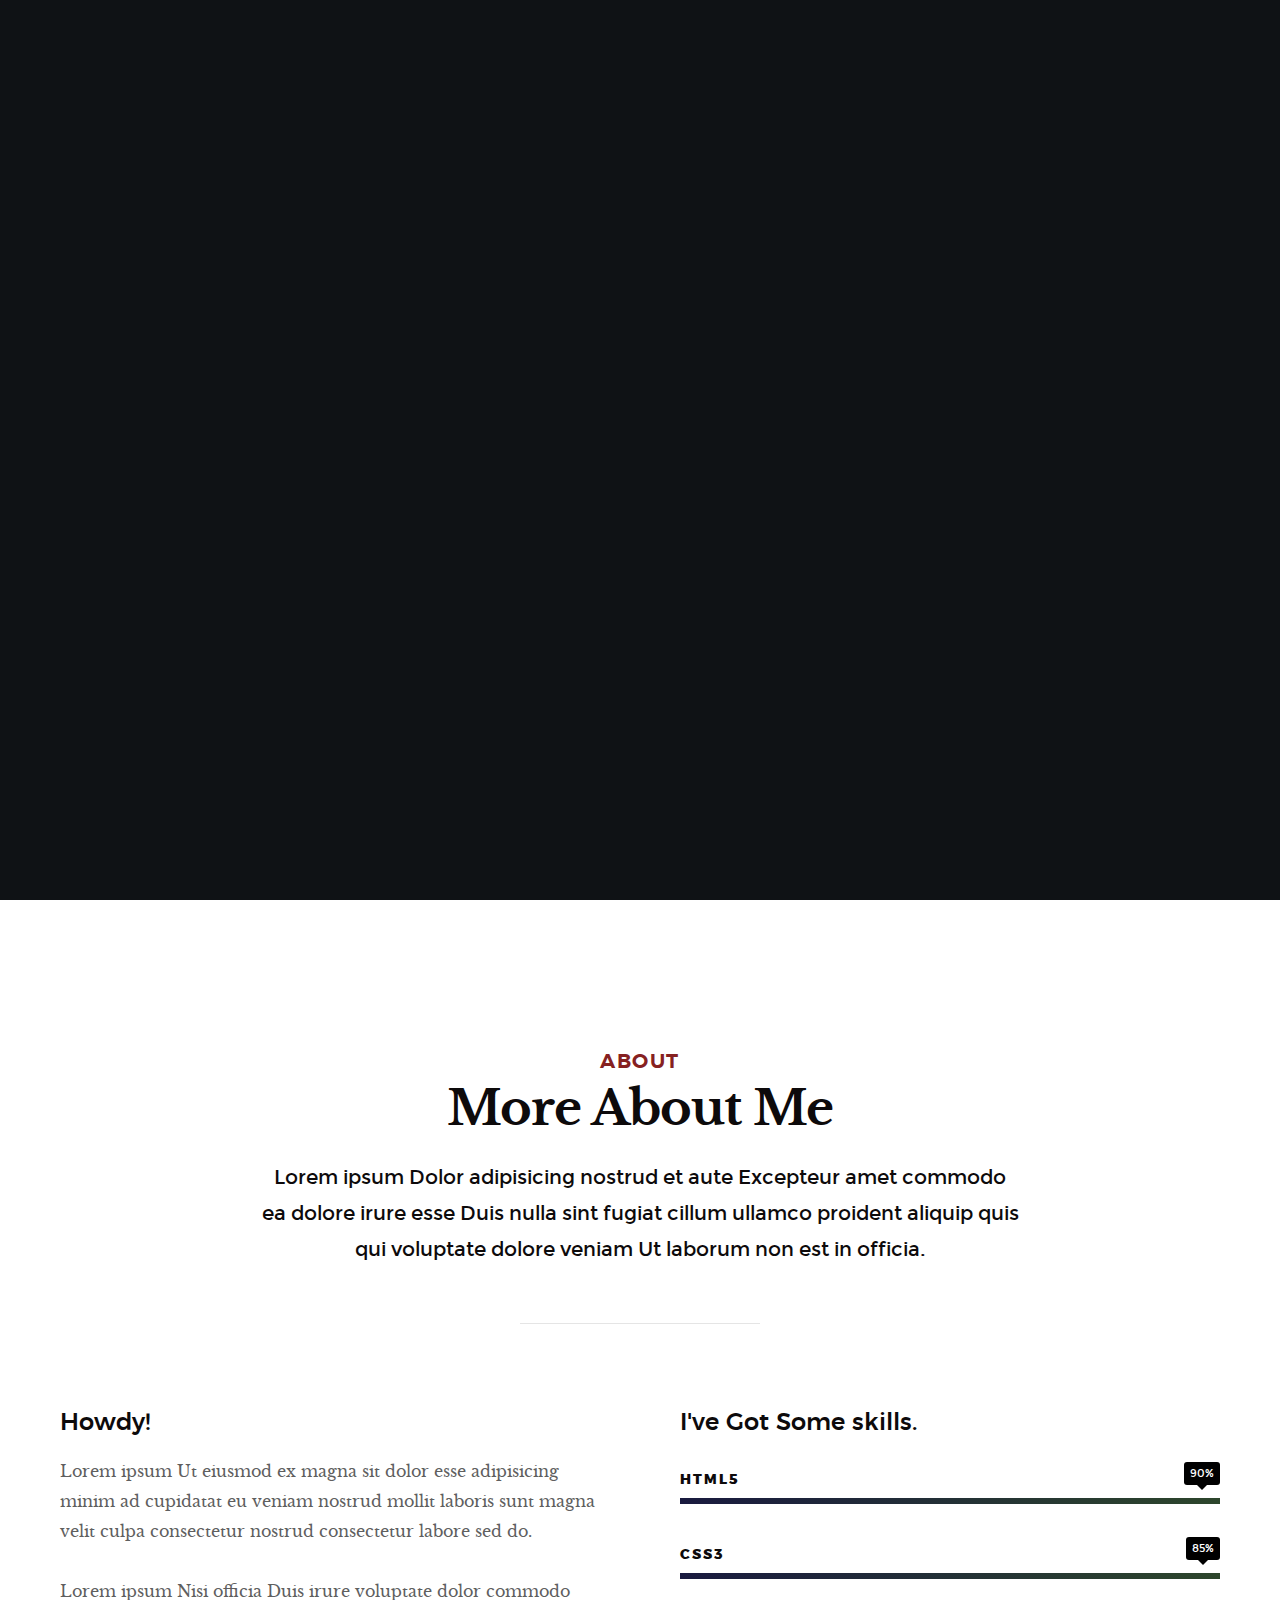
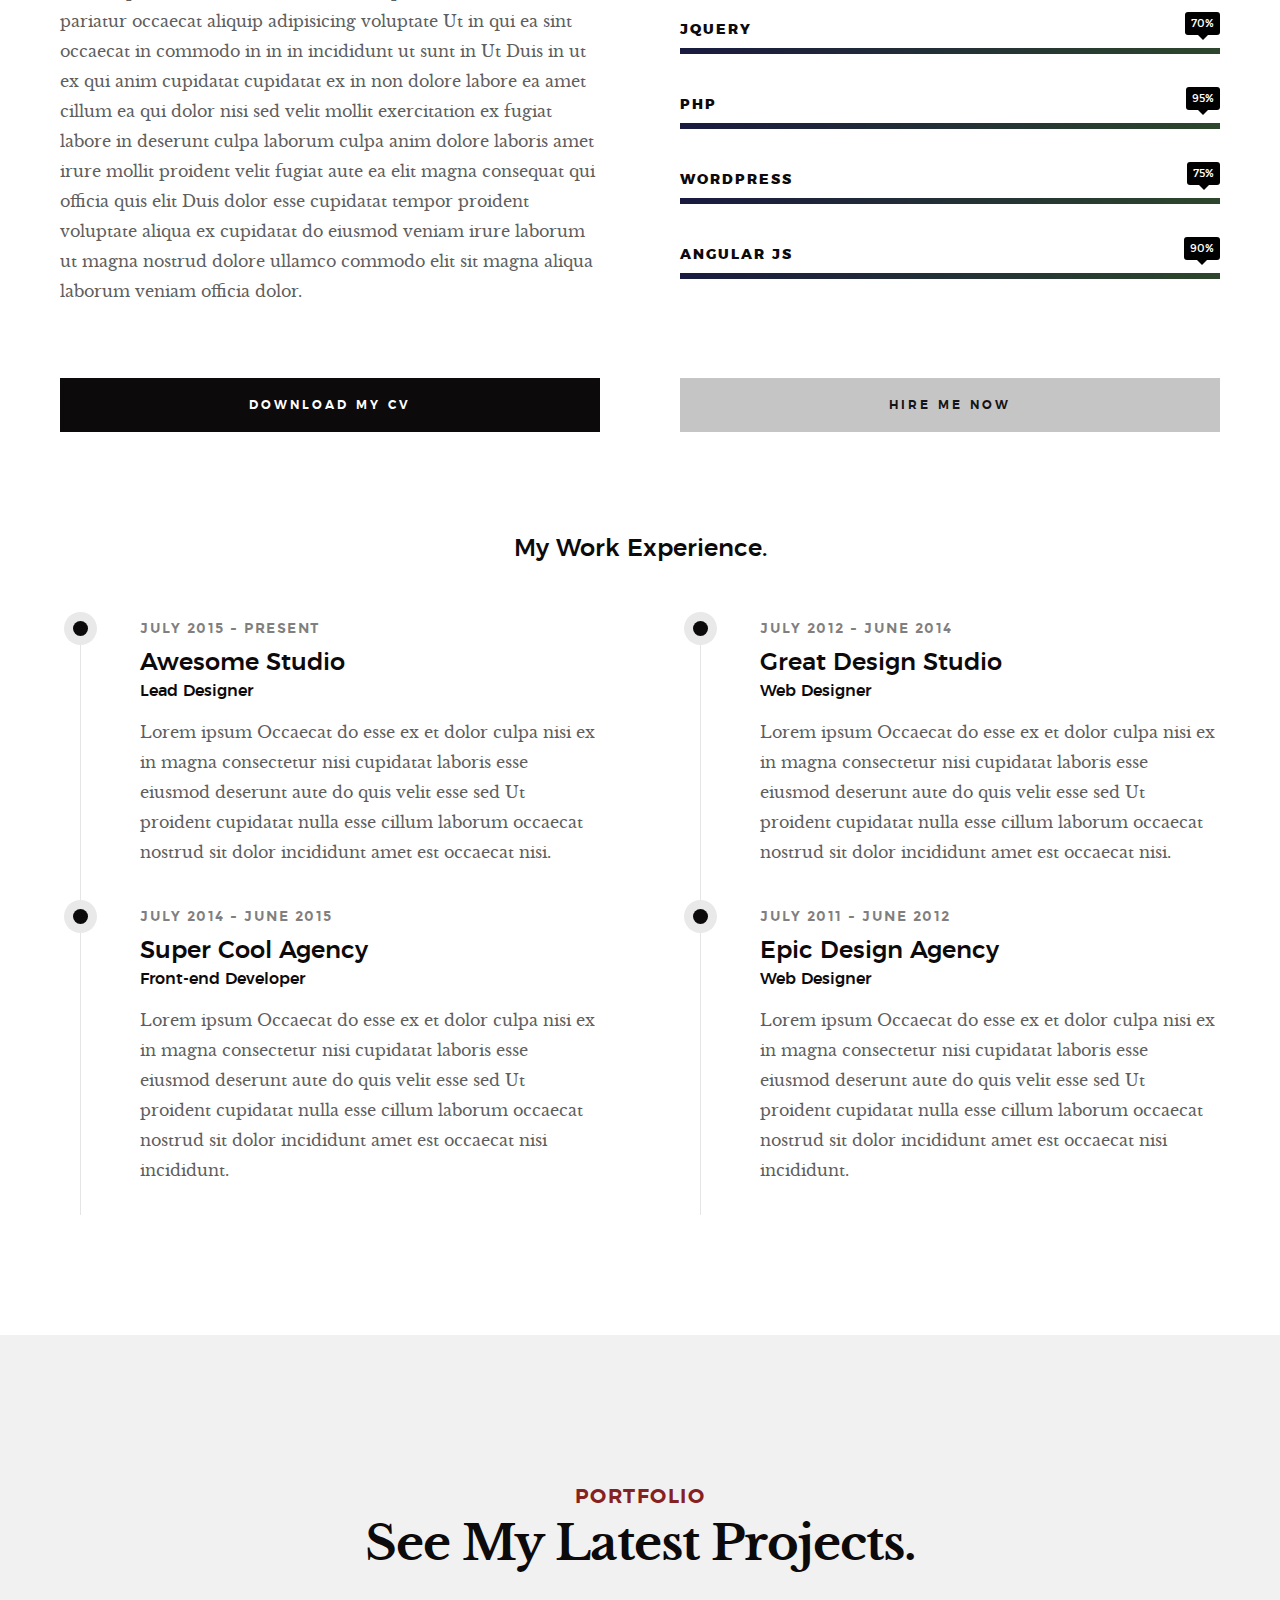
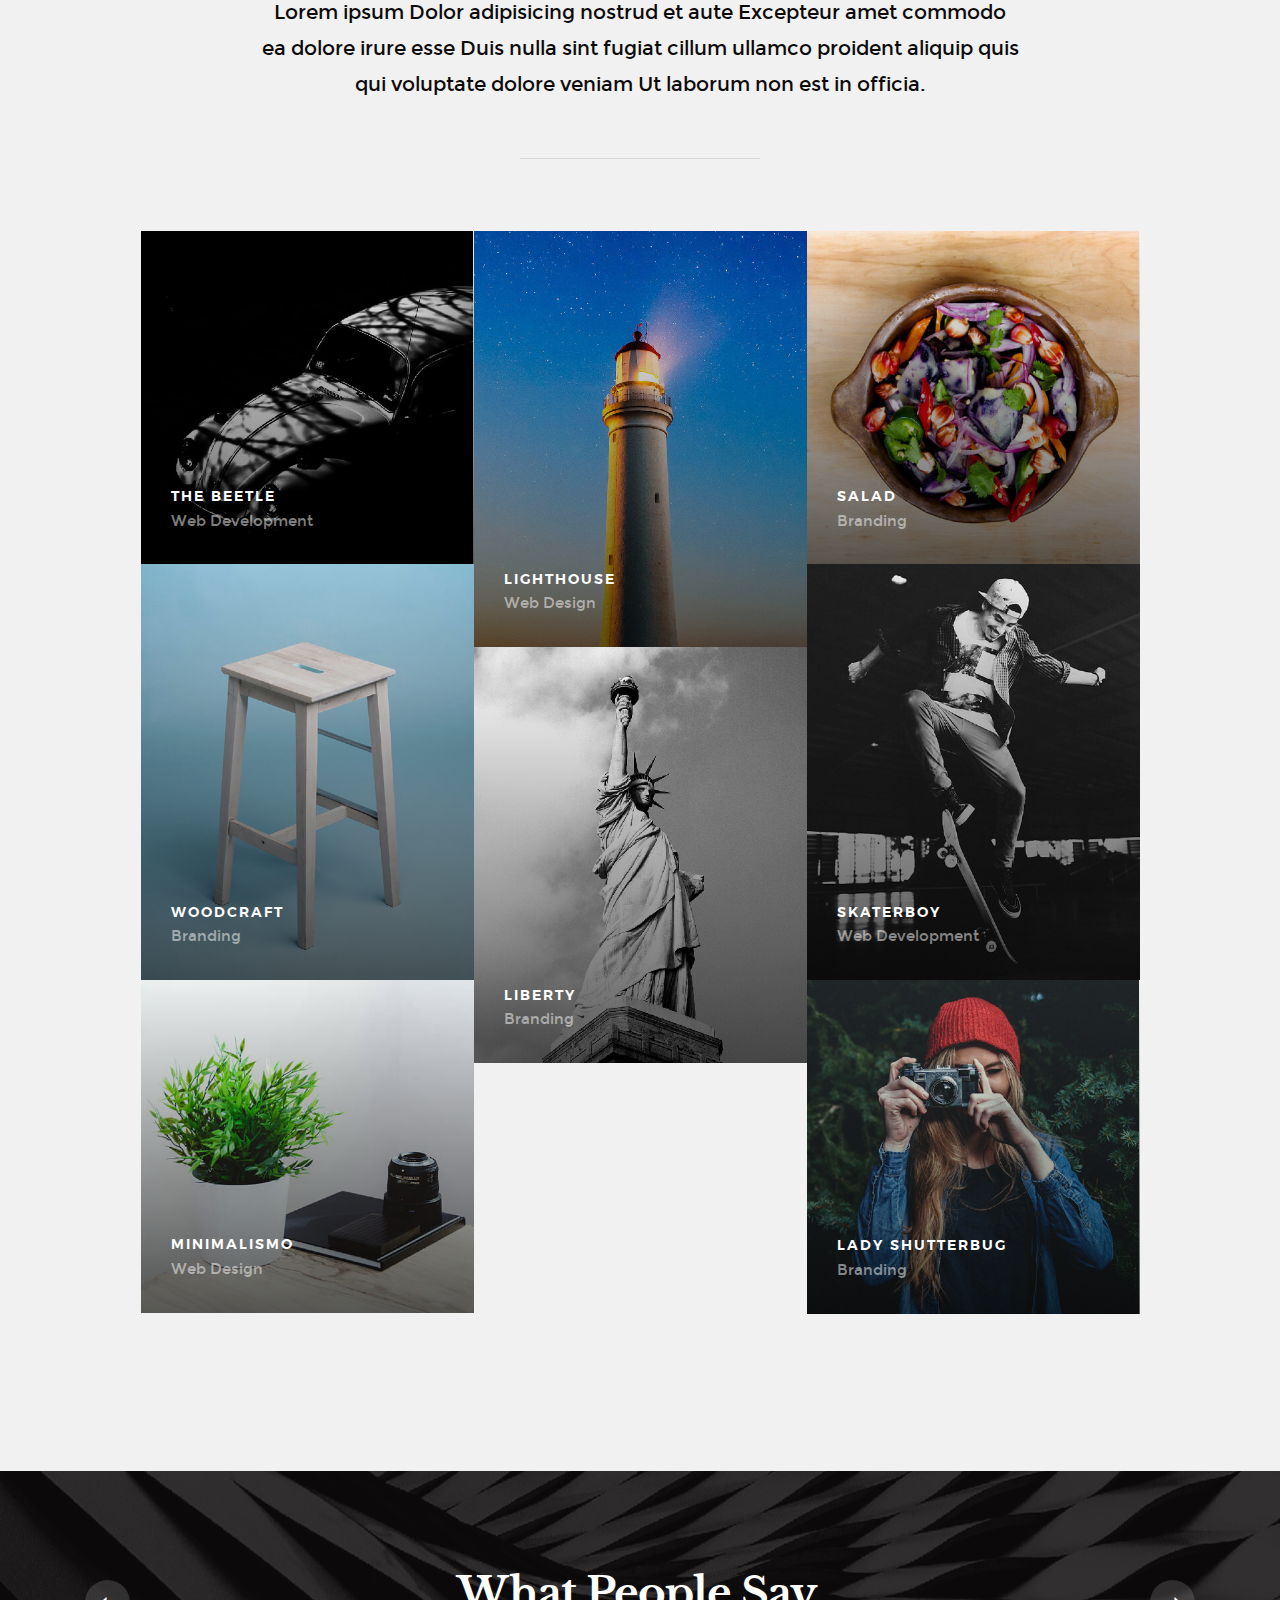
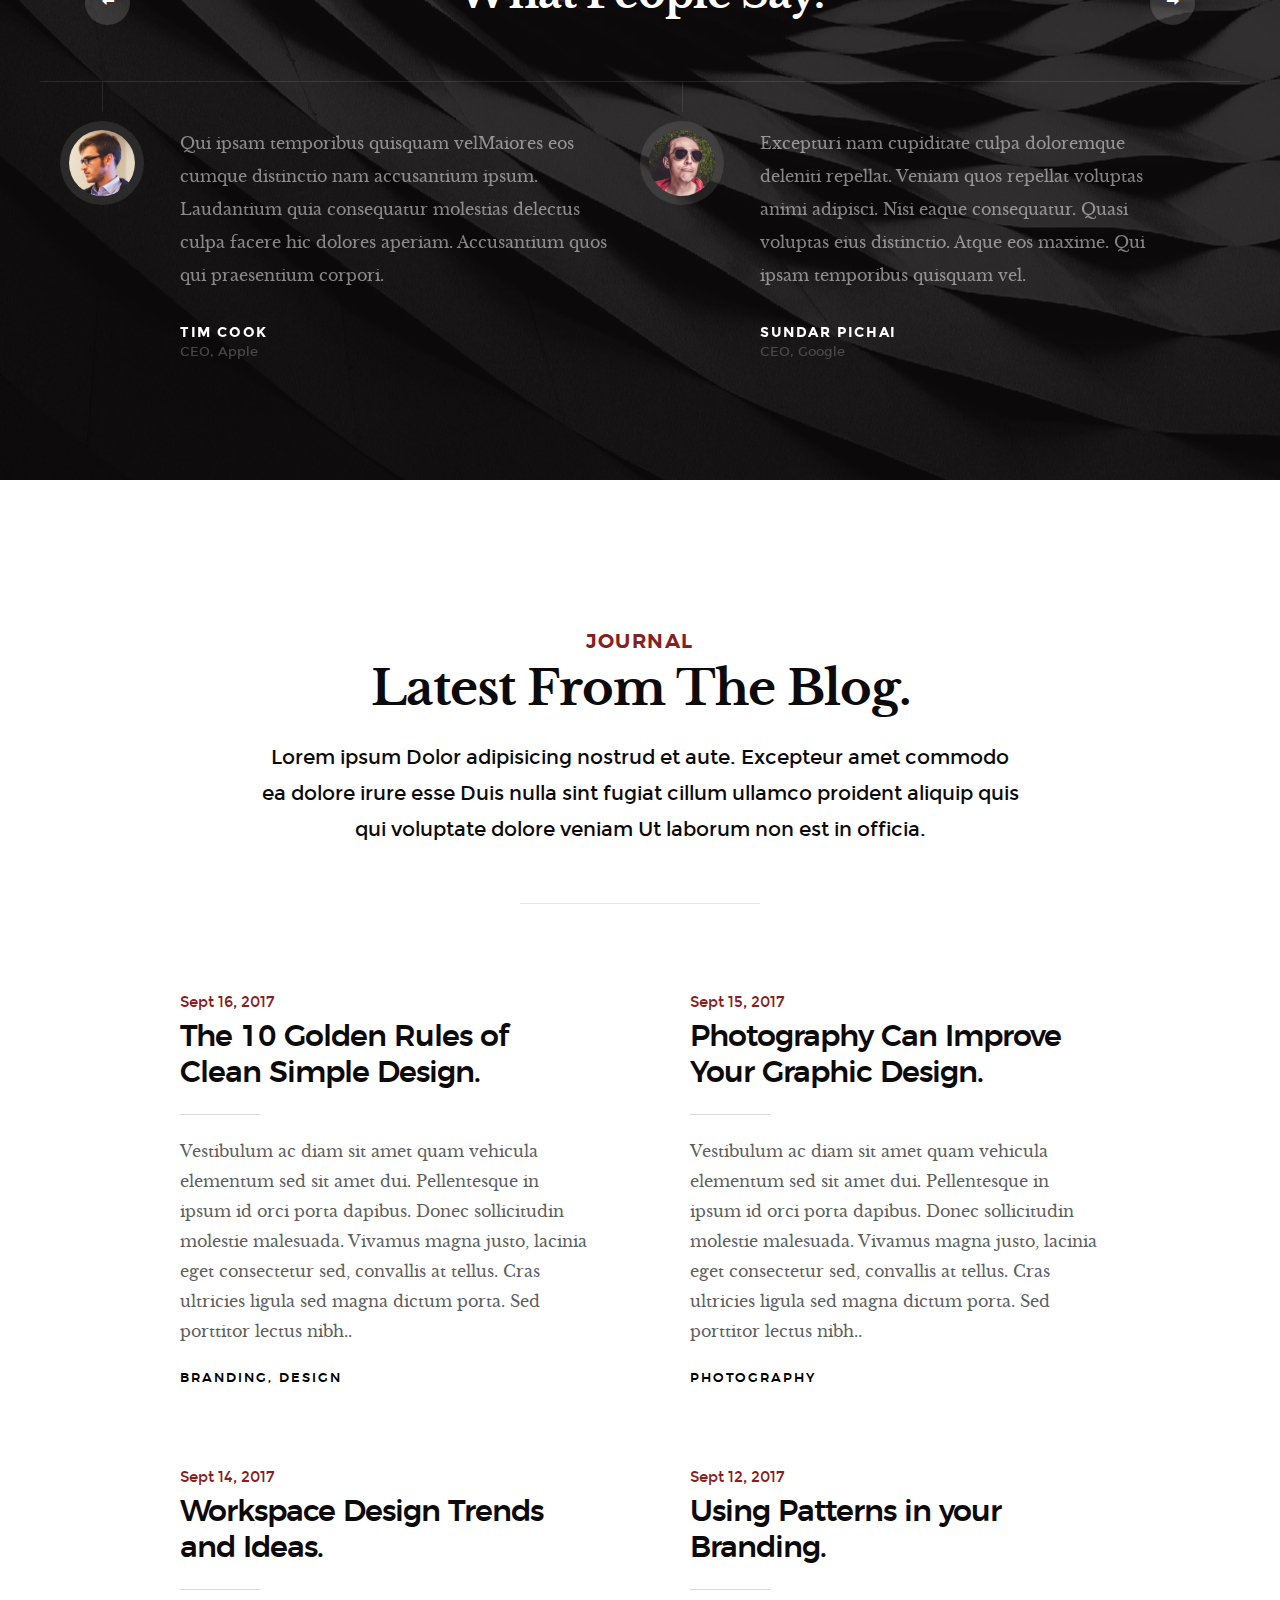
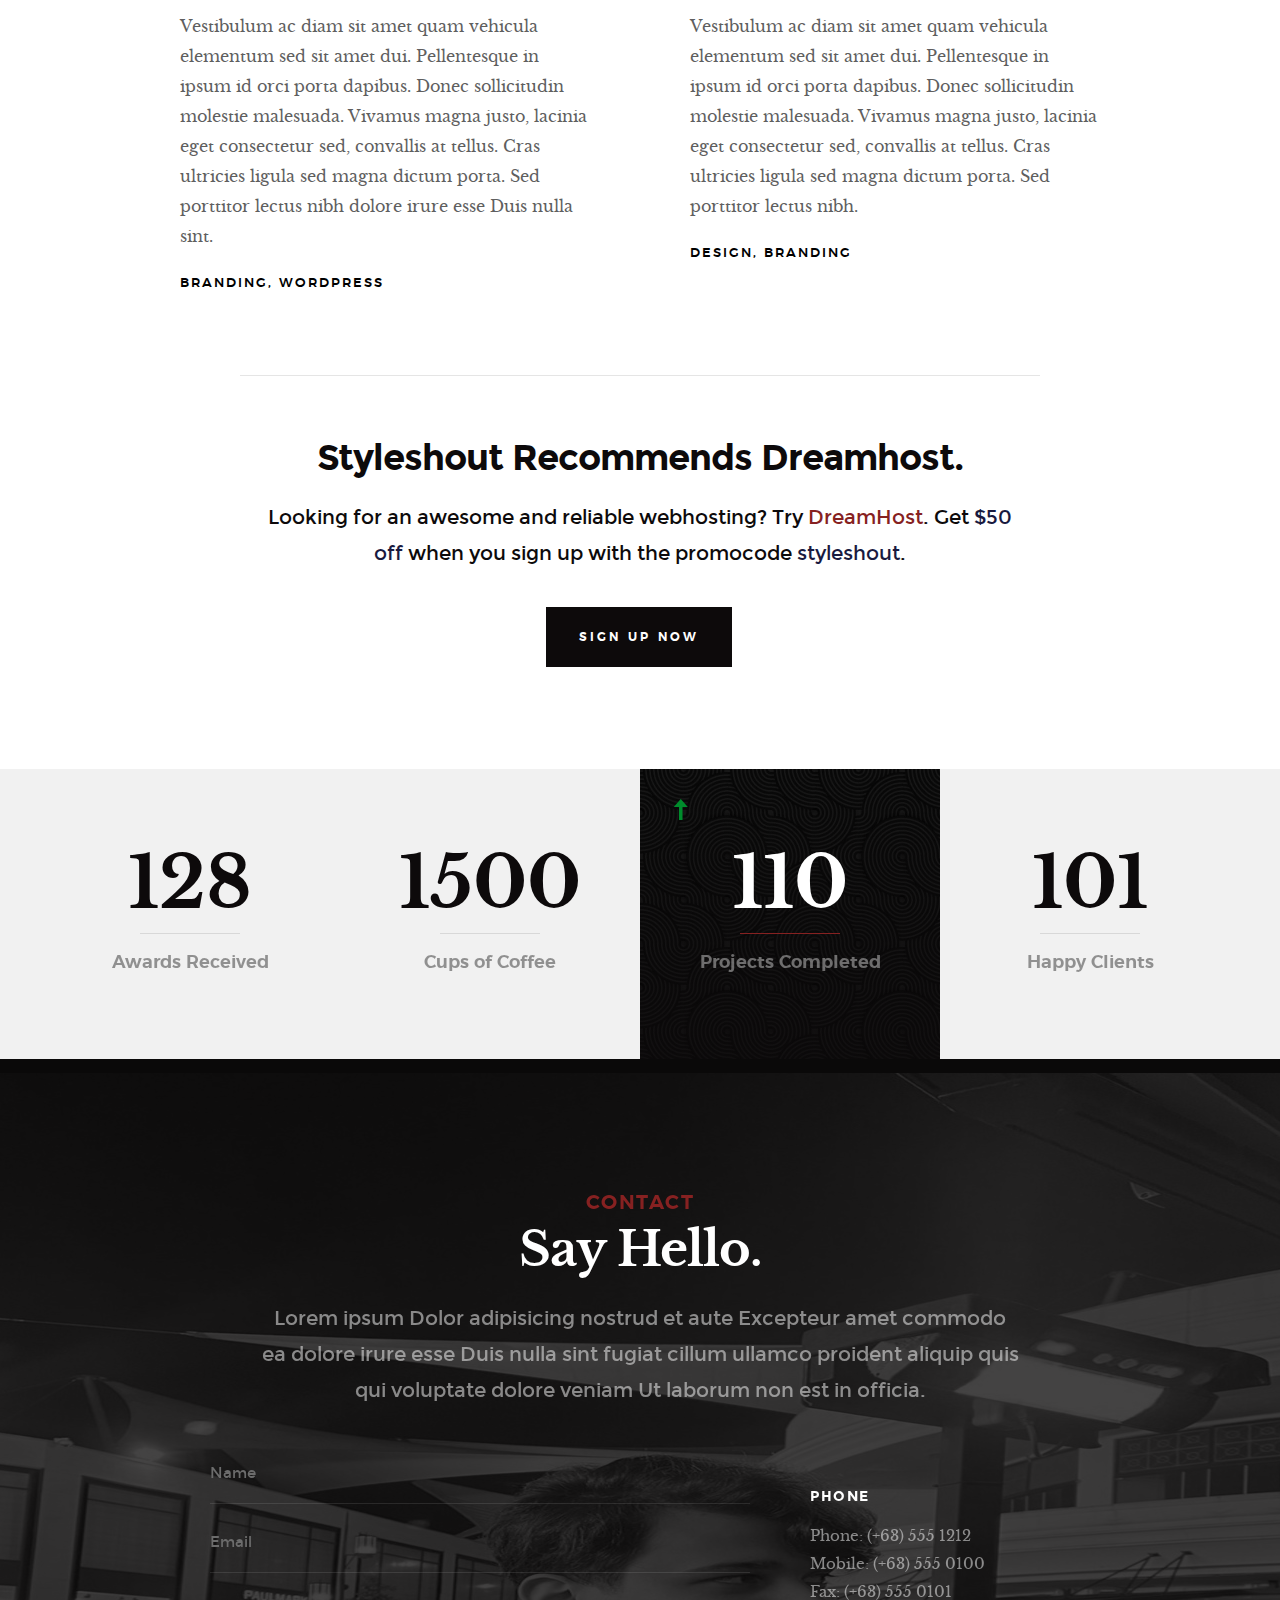
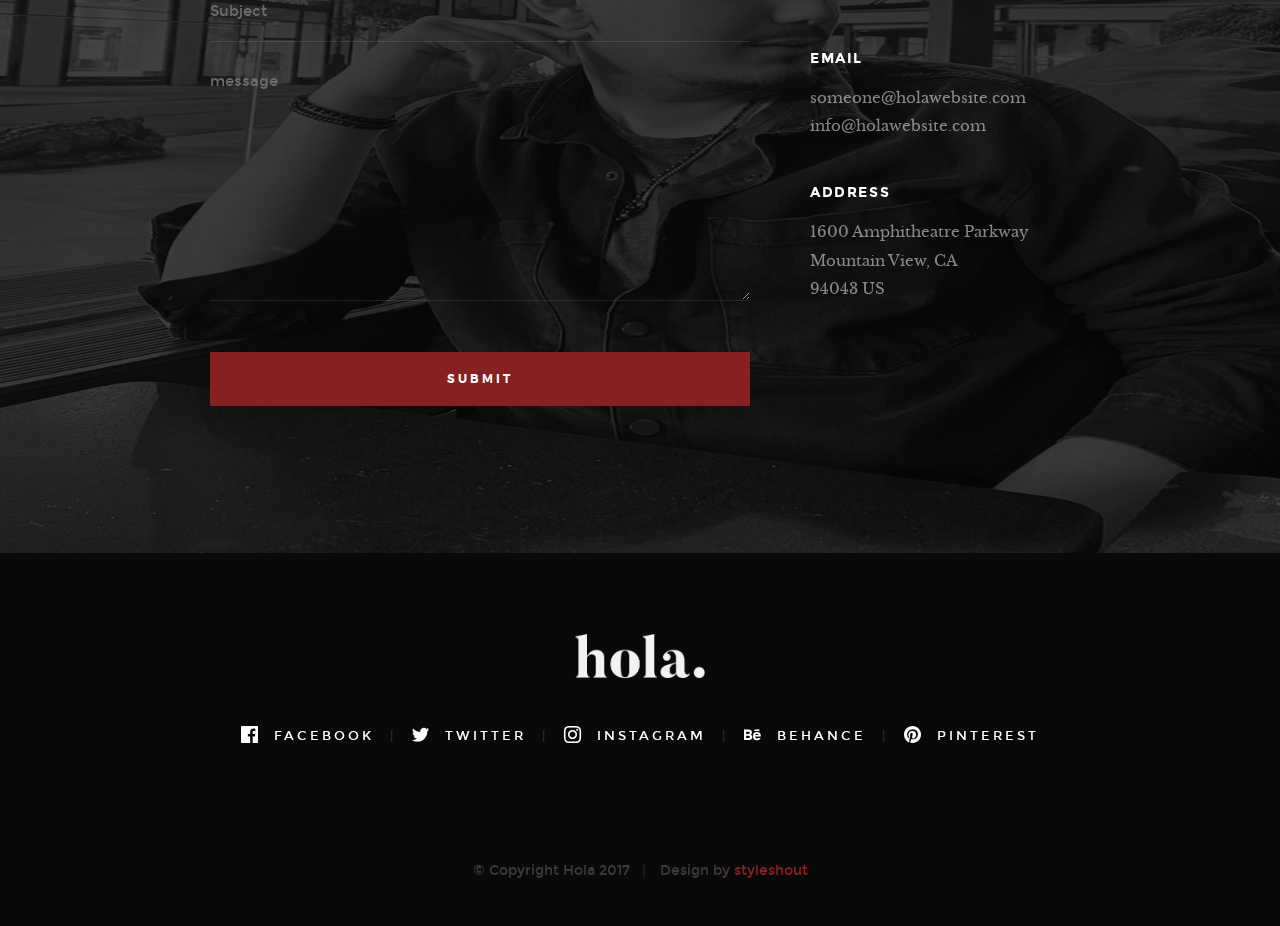
<file: Portfolio.WebUI/wwwroot/hola-master/index.html>
<!DOCTYPE html>
<!--[if lt IE 9 ]><html class="no-js oldie" lang="en"> <![endif]-->
<!--[if IE 9 ]><html class="no-js oldie ie9" lang="en"> <![endif]-->
<!--[if (gte IE 9)|!(IE)]><!-->
<html class="no-js" lang="en">
<!--<![endif]-->

<head>

    <!--- basic page needs
    ================================================== -->
    <meta charset="utf-8">
    <title>Hola</title>
    <meta name="description" content="">
    <meta name="author" content="">

    <!-- mobile specific metas
    ================================================== -->
    <meta name="viewport" content="width=device-width, initial-scale=1">

    <!-- CSS
    ================================================== -->
    <link rel="stylesheet" href="css/base.css">
    <link rel="stylesheet" href="css/vendor.css">
    <link rel="stylesheet" href="css/main.css">

    <!-- script
    ================================================== -->
    <script src="js/modernizr.js"></script>
    <script src="js/pace.min.js"></script>


    <!-- favicons
    ================================================== -->
    <link rel="shortcut icon" href="~/hola-master/favicon.ico" type="image/x-icon">
    <link rel="icon" href="~/hola-master/favicon.ico" type="image/x-icon">

</head>

<body id="top">

    <!-- header
    ================================================== -->
    <header class="s-header">

        <div class="header-logo">
            <a class="site-logo" href="index.html"><img src="images/logo.png" alt="Homepage"></a>
        </div>

        <nav class="header-nav-wrap">
            <ul class="header-nav">
                <li class="current"><a class="smoothscroll"  href="#home" title="home">Home</a></li>
                <li><a class="smoothscroll"  href="#about" title="about">About</a></li>
                <li><a class="smoothscroll"  href="#works" title="works">Works</a></li>
                <li><a class="smoothscroll"  href="#blog" title="blog">Blog</a></li>
                <li><a class="smoothscroll"  href="#contact" title="contact">Contact</a></li>
            </ul>
        </nav>

        <a class="header-menu-toggle" href="#0"><span>Menu</span></a>

    </header> <!-- end s-header -->


   <!-- home
   ================================================== -->
   <section id="home" class="s-home page-hero target-section" data-parallax="scroll" data-image-src="images/hero-bg.jpg" data-natural-width=3000 data-natural-height=2000 data-position-y=center>

        <div class="overlay"></div>
        <div class="shadow-overlay"></div>

        <div class="home-content">

            <div class="row home-content__main">

                <h3>Hello There</h3>

                <h1>
                    I am Jonathan Doe. <br>
                    I am a graphic & UI/UX <br>
                    designer based in Somewhere.
                </h1>

                <div class="home-content__buttons">
                    <a href="#works" class="smoothscroll btn btn--stroke">
                        Latest Projects
                    </a>
                    <a href="#about" class="smoothscroll btn btn--stroke">
                        More About Me
                    </a>
                </div>

                <div class="home-content__scroll">
                    <a href="#about" class="scroll-link smoothscroll">
                        <span>Scroll Down</span>
                    </a>
                </div>

            </div>

        </div> <!-- end home-content -->

        <ul class="home-social">
            <li>
                <a href="#"><i class="im im-facebook" aria-hidden="true"></i><span>Facebook</span></a>
            </li>
            <li>
                <a href="#"><i class="im im-twitter" aria-hidden="true"></i><span>Twiiter</span></a>
            </li>
            <li>
                <a href="#"><i class="im im-instagram" aria-hidden="true"></i><span>Instagram</span></a>
            </li>
            <li>
                <a href="#"><i class="im im-behance" aria-hidden="true"></i><span>Behance</span></a>
            </li>
            <li>
                <a href="#"><i class="im im-pinterest" aria-hidden="true"></i><span>Pinterest</span></a>
            </li>
        </ul> 
        <!-- end home-social -->

    </section> <!-- end s-home -->


    <!-- about
    ================================================== -->
    <section id="about" class="s-about target-section">
        
        <div class="row narrow section-intro has-bottom-sep">
            <div class="col-full text-center">
                <h3>About</h3>
                <h1>More About Me</h1>
                <p class="lead">Lorem ipsum Dolor adipisicing nostrud et aute Excepteur amet commodo ea dolore irure esse Duis nulla sint fugiat cillum ullamco proident aliquip quis qui voluptate dolore veniam Ut laborum non est in officia.</p>
            </div>
        </div>

        <div class="row about-content">

            <div class="col-six tab-full left">
                <h3>Howdy!</h3>

                <p>Lorem ipsum Ut eiusmod ex magna sit dolor esse adipisicing minim ad cupidatat eu veniam nostrud mollit laboris sunt magna velit culpa consectetur nostrud consectetur labore sed do.</p>

                <p>
                Lorem ipsum Nisi officia Duis irure voluptate dolor commodo pariatur occaecat aliquip adipisicing voluptate Ut in qui ea sint occaecat in commodo in in in incididunt ut sunt in Ut Duis in ut ex qui anim cupidatat cupidatat ex in non dolore labore ea amet cillum ea qui dolor nisi sed velit mollit exercitation ex fugiat labore in deserunt culpa laborum culpa anim dolore laboris amet irure mollit proident velit fugiat aute ea elit magna consequat qui officia quis elit Duis dolor esse cupidatat tempor proident voluptate aliqua ex cupidatat do eiusmod veniam irure laborum ut magna nostrud dolore ullamco commodo elit sit magna aliqua laborum veniam officia dolor.	
                </p>
            </div>

            <div class="col-six tab-full right">
                <h3>I've Got Some skills.</h3>

                <ul class="skill-bars">
                    <li>
                    <div class="progress percent90"><span>90%</span></div>
                    <strong>HTML5</strong>
                    </li>
                    <li>
                    <div class="progress percent85"><span>85%</span></div>
                    <strong>CSS3</strong>
                    </li>
                    <li>
                    <div class="progress percent70"><span>70%</span></div>
                    <strong>JQuery</strong>
                    </li>
                    <li>
                    <div class="progress percent95"><span>95%</span></div>
                    <strong>PHP</strong>
                    </li>
                    <li>
                    <div class="progress percent75"><span>75%</span></div>
                    <strong>Wordpress</strong>
                    </li>   
                    <li>
                    <div class="progress percent90"><span>90%</span></div>
                    <strong>Angular JS</strong>
                    </li>   
                </ul>
            </div>

        </div> <!-- end about-content -->

        <div class="row about-content about-content--buttons">

            <div class="col-six tab-full left">
                <a href="#0" class="btn btn--primary full-width">Download My CV</a>
            </div>
            <div class="col-six tab-full right">
                <a href="#0" class="btn full-width">Hire Me Now</a>
            </div>

        </div> <!-- end about-content buttons -->

        <div class="row about-content about-content--timeline">

            <div class="col-full text-center">
                <h3>My Work Experience.</h3>
            </div>

            <div class="col-six tab-full left">
                <div class="timeline">

                    <div class="timeline__block">
                        <div class="timeline__bullet"></div>
                        <div class="timeline__header">
                            <p class="timeline__timeframe">July 2015 - Present</p>
                            <h3>Awesome Studio</h3>
                            <h5>Lead Designer</h5>
                        </div>
                        <div class="timeline__desc">
                            <p>Lorem ipsum Occaecat do esse ex et dolor culpa nisi ex in magna consectetur nisi cupidatat laboris esse eiusmod deserunt aute do quis velit esse sed Ut proident cupidatat nulla esse cillum laborum occaecat nostrud sit dolor incididunt amet est occaecat nisi.</p>
                        </div>
                    </div> <!-- end timeline__block -->

                    <div class="timeline__block">
                        <div class="timeline__bullet"></div>
                        <div class="timeline__header">
                            <p class="timeline__timeframe">July 2014 - June 2015</p>
                            <h3>Super Cool Agency</h3>
                            <h5>Front-end Developer</h5>
                        </div>
                        <div class="timeline__desc">	
                            <p>Lorem ipsum Occaecat do esse ex et dolor culpa nisi ex in magna consectetur nisi cupidatat laboris esse eiusmod deserunt aute do quis velit esse sed Ut proident cupidatat nulla esse cillum laborum occaecat nostrud sit dolor incididunt amet est occaecat nisi incididunt.</p>
                        </div>
                    </div> <!-- end timeline__block -->

                </div> <!-- end timeline -->
            </div> <!-- end left -->

            <div class="col-six tab-full right">
                <div class="timeline">

                    <div class="timeline__block">
                        <div class="timeline__bullet"></div>
                        <div class="timeline__header">
                            <p class="timeline__timeframe">July 2012 - June 2014</p>
                            <h3>Great Design Studio</h3>
                            <h5>Web Designer</h5>
                        </div>
                        <div class="timeline__desc">
                            <p>Lorem ipsum Occaecat do esse ex et dolor culpa nisi ex in magna consectetur nisi cupidatat laboris esse eiusmod deserunt aute do quis velit esse sed Ut proident cupidatat nulla esse cillum laborum occaecat nostrud sit dolor incididunt amet est occaecat nisi.</p>
                        </div>
                    </div> <!-- end timeline__block -->

                    <div class="timeline__block">
                        <div class="timeline__bullet"></div>
                        <div class="timeline__header">
                            <p class="timeline__timeframe">July 2011 - June 2012</p>
                            <h3>Epic Design Agency</h3>
                            <h5>Web Designer</h5>
                        </div>
                        <div class="timeline__desc">
                            <p>Lorem ipsum Occaecat do esse ex et dolor culpa nisi ex in magna consectetur nisi cupidatat laboris esse eiusmod deserunt aute do quis velit esse sed Ut proident cupidatat nulla esse cillum laborum occaecat nostrud sit dolor incididunt amet est occaecat nisi incididunt.</p>
                        </div>
                    </div> <!-- end timeline__block -->

                </div> <!-- end timeline -->
            </div> <!-- end right -->

        </div> <!-- end about-content timeline -->

    </section> <!-- end about -->
    

    <!-- works
    ================================================== -->
    <section id="works" class="s-works target-section">

        <div class="row narrow section-intro has-bottom-sep">
            <div class="col-full">
                <h3>Portfolio</h3>
                <h1>See My Latest Projects.</h1>
                
                <p class="lead">Lorem ipsum Dolor adipisicing nostrud et aute Excepteur amet commodo ea dolore irure esse Duis nulla sint fugiat cillum ullamco proident aliquip quis qui voluptate dolore veniam Ut laborum non est in officia.</p>
            </div>
        </div>

        <div class="row masonry-wrap">
            <div class="masonry">

                <div class="masonry__brick">
                    <div class="item-folio">

                        <div class="item-folio__thumb">
                            <a href="images/portfolio/gallery/g-beetle.jpg" class="thumb-link" title="The Beetle Car" data-size="1050x700">
                                <img src="images/portfolio/beetle.jpg" 
                                     srcset="images/portfolio/beetle.jpg 1x, images/portfolio/beetle@2x.jpg 2x" alt="">
                                <span class="shadow-overlay"></span>
                            </a>
                        </div>

                        <div class="item-folio__text">
                            <h3 class="item-folio__title">
                                The Beetle
                            </h3>
                            <p class="item-folio__cat">
                                Web Development
                            </p>
                        </div>

                        <a href="https://www.behance.net/" class="item-folio__project-link" title="Project link">
                            <i class="im im-link"></i>
                        </a>

                        <div class="item-folio__caption">
                            <p>Vero molestiae sed aut natus excepturi. Et tempora numquam. Temporibus iusto quo.Unde dolorem corrupti neque nisi.</p>
                        </div>

                    </div> <!-- end item-folio -->
                </div> <!-- end masonry__brick -->

                <div class="masonry__brick">
                    <div class="item-folio">

                        <div class="item-folio__thumb">
                            <a href="images/portfolio/gallery/g-lighthouse.jpg" class="thumb-link" title="Lighthouse" data-size="1050x700">
                                <img src="images/portfolio/lighthouse.jpg" 
                                     srcset="images/portfolio/lighthouse.jpg 1x, images/portfolio/lighthouse@2x.jpg 2x" alt="">
                                <span class="shadow-overlay"></span>
                            </a>
                        </div>

                        <div class="item-folio__text">
                            <h3 class="item-folio__title">
                                Lighthouse
                            </h3>
                            <p class="item-folio__cat">
                                Web Design
                            </p>
                        </div>

                        <a href="https://www.behance.net/" class="item-folio__project-link" title="Project link">
                            <i class="im im-link"></i>
                        </a>

                        <div class="item-folio__caption">
                            <p>Vero molestiae sed aut natus excepturi. Et tempora numquam. Temporibus iusto quo.Unde dolorem corrupti neque nisi.</p>
                        </div>

                    </div> <!-- end item-folio -->
                </div> <!-- end masonry__brick -->

                <div class="masonry__brick">
                    <div class="item-folio">

                        <div class="item-folio__thumb">
                            <a href="images/portfolio/gallery/g-salad.jpg" class="thumb-link" data-size="1050x700">
                                <img src="images/portfolio/salad.jpg" 
                                     srcset="images/portfolio/salad.jpg 1x, images/portfolio/salad@2x.jpg 2x" alt="">
                                <span class="shadow-overlay"></span>
                            </a>
                        </div>

                        <div class="item-folio__text">
                            <h3 class="item-folio__title">
                                Salad
                            </h3>
                            <p class="item-folio__cat">
                                Branding
                            </p>
                        </div>

                        <a href="https://www.behance.net/" class="item-folio__project-link" title="Project link">
                            <i class="im im-link"></i>
                        </a>

                        <span class="item-folio__caption">
                            <p>Vero molestiae sed aut natus excepturi. Et tempora numquam. Temporibus iusto quo.Unde dolorem corrupti neque nisi.</p>
                        </span>

                    </div> <!-- end item-folio -->
                </div> <!-- end masonry__brick -->

                <div class="masonry__brick">
                    <div class="item-folio">

                        <div class="item-folio__thumb">
                            <a href="images/portfolio/gallery/g-woodcraft.jpg" class="thumb-link" data-size="1050x700">
                                <img src="images/portfolio/woodcraft.jpg"
                                     srcset="images/portfolio/woodcraft.jpg 1x, images/portfolio/woodcraft@2x.jpg 2x" alt="">
                                <span class="shadow-overlay"></span>
                            </a>
                        </div>

                        <div class="item-folio__text">
                            <h3 class="item-folio__title">
                                Woodcraft
                            </h3>
                            <p class="item-folio__cat">
                                Branding
                            </p>
                        </div>

                        <a href="https://www.behance.net/" class="item-folio__project-link" title="Project link">
                            <i class="im im-link"></i>
                        </a>

                        <span class="item-folio__caption">
                            <p>Vero molestiae sed aut natus excepturi. Et tempora numquam. Temporibus iusto quo.Unde dolorem corrupti neque nisi.</p>
                        </span>

                    </div> <!-- end item-folio -->
                </div> <!-- end masonry__brick -->

                <div class="masonry__brick">
                    <div class="item-folio">

                        <div class="item-folio__thumb">
                            <a href="images/portfolio/gallery/g-skaterboy.jpg" class="thumb-link" data-size="1050x700">
                                <img src="images/portfolio/skaterboy.jpg"
                                     srcset="images/portfolio/skaterboy.jpg 1x, images/portfolio/skaterboy@2x.jpg 2x" alt="">
                                <span class="shadow-overlay"></span>
                            </a>
                        </div>

                        <div class="item-folio__text">
                            <h3 class="item-folio__title">
                                Skaterboy
                            </h3>
                            <p class="item-folio__cat">
                                Web Development
                            </p>
                        </div>

                        <a href="https://www.behance.net/" class="item-folio__project-link" title="Project link">
                            <i class="im im-link"></i>
                        </a>

                        <span class="item-folio__caption">
                            <p>Vero molestiae sed aut natus excepturi. Et tempora numquam. Temporibus iusto quo.Unde dolorem corrupti neque nisi.</p>
                        </span>

                    </div> <!-- end item-folio -->
                </div> <!-- end masonry__brick -->

                <div class="masonry__brick">
                    <div class="item-folio">

                        <div class="item-folio__thumb">
                            <a href="images/portfolio/gallery/g-liberty.jpg" class="thumb-link" data-size="1050x700">
                                <img src="images/portfolio/liberty.jpg"
                                     srcset="images/portfolio/liberty.jpg 1x, images/portfolio/liberty@2x.jpg 2x" alt="">
                                <span class="shadow-overlay"></span>
                            </a>
                        </div>

                        <div class="item-folio__text">
                            <h3 class="item-folio__title">
                                Liberty
                            </h3>
                            <p class="item-folio__cat">
                                Branding
                            </p>
                        </div>

                        <a href="https://www.behance.net/" class="item-folio__project-link" title="Project link">
                            <i class="im im-link"></i>
                        </a>

                        <span class="item-folio__caption">
                            <p>Vero molestiae sed aut natus excepturi. Et tempora numquam. Temporibus iusto quo.Unde dolorem corrupti neque nisi.</p>
                        </span>

                    </div> <!-- end item-folio -->
                </div> <!-- end masonry__brick -->

                <div class="masonry__brick">
                    <div class="item-folio">

                        <div class="item-folio__thumb">
                            <a href="images/portfolio/gallery/g-minimalismo.jpg" class="thumb-link" data-size="1050x700">
                                <img src="images/portfolio/minimalismo.jpg"
                                     srcset="images/portfolio/minimalismo.jpg 1x, images/portfolio/minimalismo@2x.jpg 2x" alt="">
                                <span class="shadow-overlay"></span>
                            </a>
                        </div>

                        <div class="item-folio__text">
                            <h3 class="item-folio__title">
                                Minimalismo
                            </h3>
                            <p class="item-folio__cat">
                                Web Design
                            </p>
                        </div>

                        <a href="https://www.behance.net/" class="item-folio__project-link" title="Project link">
                            <i class="im im-link"></i>
                        </a>

                        <span class="item-folio__caption">
                            <p>Vero molestiae sed aut natus excepturi. Et tempora numquam. Temporibus iusto quo.Unde dolorem corrupti neque nisi.</p>
                        </span>

                    </div> <!-- end item-folio -->
                </div> <!-- end masonry__brick -->

                <div class="masonry__brick">
                    <div class="item-folio">

                        <div class="item-folio__thumb">
                            <a href="images/portfolio/gallery/g-shutterbug.jpg" class="thumb-link" data-size="1050x700">
                                <img src="images/portfolio/shutterbug.jpg"
                                     srcset="images/portfolio/shutterbug.jpg 1x, images/portfolio/shutterbug@2x.jpg 2x" alt="">
                                <span class="shadow-overlay"></span>
                            </a>
                        </div>

                        <div class="item-folio__text">
                            <h3 class="item-folio__title">
                                Lady Shutterbug
                            </h3>
                            <p class="item-folio__cat">
                                Branding
                            </p>
                        </div>

                        <a href="https://www.behance.net/" class="item-folio__project-link" title="Project link">
                            <i class="im im-link"></i>
                        </a>

                        <span class="item-folio__caption">
                            <p>Vero molestiae sed aut natus excepturi. Et tempora numquam. Temporibus iusto quo.Unde dolorem corrupti neque nisi.</p>
                        </span>

                    </div> <!-- end item-folio -->
                </div> <!-- end masonry__brick -->

            </div>
        </div> <!-- end masonry -->

    </section> <!-- end works -->



    <!-- testimonials
    ================================================== -->
    <div class="s-testimonials">

        <div class="overlay"></div>

        <div class="row testimonials-header">
            <div class="col-full">
                <h1 class="h02">What People Say.</h1>
            </div>
        </div>

        <div class="row testimonials">

            <div class="col-full testimonials__slider">

                <div class="testimonials__slide">
                    <img src="images/avatars/user-01.jpg" alt="Author image" class="testimonials__avatar">
                    <p>Qui ipsam temporibus quisquam velMaiores eos cumque distinctio nam accusantium ipsum. 
                    Laudantium quia consequatur molestias delectus culpa facere hic dolores aperiam. Accusantium quos qui praesentium corpori.</p>
                    <div class="testimonials__author h06">
                        Tim Cook
                        <span>CEO, Apple</span>
                    </div>
                </div>

                <div class="testimonials__slide">
                    <img src="images/avatars/user-05.jpg" alt="Author image" class="testimonials__avatar">
                    <p>Excepturi nam cupiditate culpa doloremque deleniti repellat. Veniam quos repellat voluptas animi adipisci.
                    Nisi eaque consequatur. Quasi voluptas eius distinctio. Atque eos maxime. Qui ipsam temporibus quisquam vel.</p>
                    <div class="testimonials__author h06">
                        Sundar Pichai
                        <span>CEO, Google</span>
                    </div>
                </div>

                <div class="testimonials__slide">
                    <img src="images/avatars/user-02.jpg" alt="Author image" class="testimonials__avatar">
                    <p>Repellat dignissimos libero. Qui sed at corrupti expedita voluptas odit. Nihil ea quia nesciunt. Ducimus aut sed ipsam.  
                    Autem eaque officia cum exercitationem sunt voluptatum accusamus. Quasi voluptas eius distinctio.</p>
                    <div class="testimonials__author h06">
                        Satya Nadella
                        <span>CEO, Microsoft</span>
                    </div>
                </div>
                
            </div> <!-- end testimonials__slider -->

        </div> <!-- end testimonials -->

    </div> <!-- end s-testimonials -->


    <!-- blog
    ================================================== -->
    <section id="blog" class="s-blog target-section">

        <div class="row narrow section-intro has-bottom-sep">
            <div class="col-full">
                <h3>Journal</h3>
                <h1>Latest From The Blog.</h1>
                <p class="lead">Lorem ipsum Dolor adipisicing nostrud et aute. 
                Excepteur amet commodo ea dolore irure esse Duis nulla sint fugiat cillum 
                ullamco proident aliquip quis qui voluptate dolore veniam Ut laborum non est in officia.</p>
            </div>
        </div>

        <div class="row blog-content">
            <div class="col-full">

                <div class="blog-list block-1-2 block-tab-full">
                    <article class="col-block">
                                
                        <div class="blog-date">
                            <a href="blog-single.html">Sept 16, 2017</a>
                        </div>  
                        
                        <h2 class="h01"><a href="blog-single.html">The 10 Golden Rules of Clean Simple Design.</a></h2>
                        <p>
                        Vestibulum ac diam sit amet quam vehicula elementum sed sit amet dui. Pellentesque in ipsum id orci porta dapibus. Donec sollicitudin molestie malesuada. Vivamus magna justo, lacinia eget consectetur sed, convallis at tellus. Cras ultricies ligula sed magna dictum porta. Sed porttitor lectus nibh..
                        </p>

                        <div class="blog-cat">
                                <a href="blog.html">Branding</a><a href="blog.html">Design</a>
                        </div>

                        
                    </article>
                    <article class="col-block">
                                
                        <div class="blog-date">
                            <a href="blog-single.html">Sept 15, 2017</a>
                        </div>  
                        
                        <h2 class="h01"><a href="blog-single.html">Photography Can Improve Your Graphic Design.</a></h2>
                        <p>
                        Vestibulum ac diam sit amet quam vehicula elementum sed sit amet dui. Pellentesque in ipsum id orci porta dapibus. Donec sollicitudin molestie malesuada. Vivamus magna justo, lacinia eget consectetur sed, convallis at tellus. Cras ultricies ligula sed magna dictum porta. Sed porttitor lectus nibh..
                        </p>

                        <div class="blog-cat">
                            <a href="blog.html">Photography</a>
                        </div>

                        
                    </article>
                    <article class="col-block">
                        
                        <div class="blog-date">
                            <a href="blog-single.html">Sept 14, 2017</a>
                        </div>

                        <h2 class="h01"><a href="blog-single.html">Workspace Design Trends and Ideas.</a></h2>
                        <p>
                        Vestibulum ac diam sit amet quam vehicula elementum sed sit amet dui. Pellentesque in ipsum id orci porta dapibus. Donec sollicitudin molestie malesuada. Vivamus magna justo, lacinia eget consectetur sed, convallis at tellus. Cras ultricies ligula sed magna dictum porta. Sed porttitor lectus nibh dolore irure esse Duis nulla sint.
                        </p>

                        <div class="blog-cat">
                            <a href="blog.html">Branding</a><a href="blog.html">Wordpress</a>
                        </div>
                    </article>
                    <article class="col-block">
                        
                        <div class="blog-date">
                            <a href="blog-single.html">Sept 12, 2017</a>
                        </div>    
                        <h2 class="h01"><a href="blog-single.html">Using Patterns in your Branding.</a></h2>
                        <p>
                        Vestibulum ac diam sit amet quam vehicula elementum sed sit amet dui. Pellentesque in ipsum id orci porta dapibus. Donec sollicitudin molestie malesuada. Vivamus magna justo, lacinia eget consectetur sed, convallis at tellus. Cras ultricies ligula sed magna dictum porta. Sed porttitor lectus nibh.
                        </p>

                        <div class="blog-cat">
                            <a href="blog.html">Design</a><a href="blog.html">Branding</a>
                        </div>
                    </article>
                </div> <!-- end blog-list -->

            </div> <!-- end col-full -->
        </div> <!-- end blog-content -->

    </section> <!-- end s-blog -->


    <!-- s-cta
    ================================================== -->
    <section class="s-cta">
        
        <div class="row narrow cta">

            <div class="col-full cta__content">

                <h2 class="h01"><a href="http://www.dreamhost.com/r.cgi?287326|STYLESHOUT">Styleshout Recommends Dreamhost.</a></h2>

                <p class="lead">
                Looking for an awesome and reliable webhosting? Try <a href="http://www.dreamhost.com/r.cgi?287326|STYLESHOUT">DreamHost</a>.
                Get <span>$50 off</span> when you sign up with the promocode <span>styleshout</span>.
                </p>

                <div class="cta__action">
                    <a class="btn btn--primary btn--large" href="http://www.dreamhost.com/r.cgi?287326|STYLESHOUT">Sign Up Now</a>
                </div>	

            </div>

        </div> <!-- end cta -->
        
    </section>


    <!-- s-stats
    ================================================== -->
    <section id="stats" class="s-stats">
        <div class="row block-1-4 block-tab-1-2 block-mob-full stats">

            <div class="col-block stats__col ">
                <div class="stats__count">
                    128
                </div>
                <h4>Awards Received</h4>
            </div>
            <div class="col-block stats__col">
                <div class="stats__count">
                    1500
                </div>
                <h4>Cups of Coffee</h4>
            </div>
            <div class="col-block stats__col stats__col--highlight">
                <div class="stats__upsign">
                    <a href="#"><i class="im im-arrow-up" aria-hidden="true"></i></a>
                </div>
                <div class="stats__count">
                    110
                </div>
                <h4>Projects Completed</h4>
            </div>
            <div class="col-block stats__col">
                <div class="stats__count">
                    101
                </div>
                <h4>Happy Clients</h4> 
            </div>

        </div>
    </section> <!-- end s-stats -->


    <!-- s-stats
    ================================================== -->
    <section id="contact" class="s-contact target-section">

        <div class="overlay"></div>

        <div class="row narrow section-intro">
            <div class="col-full">
                <h3>Contact</h3>
                <h1>Say Hello.</h1>
                
                <p class="lead">Lorem ipsum Dolor adipisicing nostrud et aute Excepteur amet commodo ea dolore irure esse Duis nulla sint fugiat cillum ullamco proident aliquip quis qui voluptate dolore veniam Ut laborum non est in officia.</p>
            </div>
        </div>

        <div class="row contact__main">
            <div class="col-eight tab-full contact__form">
                <form name="contactForm" id="contactForm" method="post" action="">
                    <fieldset>
    
                    <div class="form-field">
                        <input name="contactName" type="text" id="contactName" placeholder="Name" value="" minlength="2" required="" aria-required="true" class="full-width">
                    </div>
                    <div class="form-field">
                        <input name="contactEmail" type="email" id="contactEmail" placeholder="Email" value="" required="" aria-required="true" class="full-width">
                    </div>
                    <div class="form-field">
                        <input name="contactSubject" type="text" id="contactSubject" placeholder="Subject" value="" class="full-width">
                    </div>
                    <div class="form-field">
                        <textarea name="contactMessage" id="contactMessage" placeholder="message" rows="10" cols="50" required="" aria-required="true" class="full-width"></textarea>
                    </div>
                    <div class="form-field">
                        <button class="full-width btn--primary">Submit</button>
                        <div class="submit-loader">
                            <div class="text-loader">Sending...</div>
                            <div class="s-loader">
                                <div class="bounce1"></div>
                                <div class="bounce2"></div>
                                <div class="bounce3"></div>
                            </div>
                        </div>
                    </div>
    
                    </fieldset>
                </form>

                <!-- contact-warning -->
                <div class="message-warning">
                    Something went wrong. Please try again.
                </div> 
            
                <!-- contact-success -->
                <div class="message-success">
                    Your message was sent, thank you!<br>
                </div>
                        
            </div>
            <div class="col-four tab-full contact__infos">
                <h4 class="h06">Phone</h4>
                <p>Phone: (+63) 555 1212<br>
                Mobile: (+63) 555 0100<br>
                Fax: (+63) 555 0101
                </p>

                <h4 class="h06">Email</h4>
                <p>someone@holawebsite.com<br>
                info@holawebsite.com
                </p>

                <h4 class="h06">Address</h4>
                <p>
                1600 Amphitheatre Parkway<br>
                Mountain View, CA<br>
                94043 US
                </p>
            </div>

        </div>

    </section> <!-- end s-contact -->


    <!-- footer
    ================================================== -->
    <footer>
        <div class="row">
            <div class="col-full">

                <div class="footer-logo">
                    <a class="footer-site-logo" href="#0"><img src="images/logo.png" alt="Homepage"></a>
                </div>

                <ul class="footer-social">
                    <li><a href="#0">
                        <i class="im im-facebook" aria-hidden="true"></i>
                        <span>Facebook</span>
                    </a></li>
                    <li><a href="#0">
                        <i class="im im-twitter" aria-hidden="true"></i>
                        <span>Twitter</span>
                    </a></li>
                    <li><a href="#0">
                        <i class="im im-instagram" aria-hidden="true"></i>
                        <span>Instagram</span>
                    </a></li>
                    <li><a href="#0">
                        <i class="im im-behance" aria-hidden="true"></i>
                        <span>Behance</span>
                    </a></li>
                    <li><a href="#0">
                        <i class="im im-pinterest" aria-hidden="true"></i>
                        <span>Pinterest</span>
                    </a></li>
                </ul>
                    
            </div>
        </div>

        <div class="row footer-bottom">

            <div class="col-twelve">
                <div class="copyright">
                    <span>© Copyright Hola 2017</span> 
                    <span>Design by <a href="https://www.styleshout.com/">styleshout</a></span>	
                </div>

                <div class="go-top">
                <a class="smoothscroll" title="Back to Top" href="#top"><i class="im im-arrow-up" aria-hidden="true"></i></a>
                </div>
            </div>

        </div> <!-- end footer-bottom -->

    </footer> <!-- end footer -->


    <!-- photoswipe background
    ================================================== -->
    <div aria-hidden="true" class="pswp" role="dialog" tabindex="-1">

        <div class="pswp__bg"></div>
        <div class="pswp__scroll-wrap">

            <div class="pswp__container">
                <div class="pswp__item"></div>
                <div class="pswp__item"></div>
                <div class="pswp__item"></div>
            </div>

            <div class="pswp__ui pswp__ui--hidden">
                <div class="pswp__top-bar">
                    <div class="pswp__counter"></div><button class="pswp__button pswp__button--close" title="Close (Esc)"></button> <button class="pswp__button pswp__button--share" title=
                    "Share"></button> <button class="pswp__button pswp__button--fs" title="Toggle fullscreen"></button> <button class="pswp__button pswp__button--zoom" title=
                    "Zoom in/out"></button>
                    <div class="pswp__preloader">
                        <div class="pswp__preloader__icn">
                            <div class="pswp__preloader__cut">
                                <div class="pswp__preloader__donut"></div>
                            </div>
                        </div>
                    </div>
                </div>
                <div class="pswp__share-modal pswp__share-modal--hidden pswp__single-tap">
                    <div class="pswp__share-tooltip"></div>
                </div><button class="pswp__button pswp__button--arrow--left" title="Previous (arrow left)"></button> <button class="pswp__button pswp__button--arrow--right" title=
                "Next (arrow right)"></button>
                <div class="pswp__caption">
                    <div class="pswp__caption__center"></div>
                </div>
            </div>

        </div>

    </div><!-- end photoSwipe background -->

    <div id="preloader">
        <div id="loader"></div>
    </div>


    <!-- Java Script
    ================================================== -->
    <script src="js/jquery-3.2.1.min.js"></script>
    <script src="js/plugins.js"></script>
    <script src="js/main.js"></script>

</body>

</html>
</file>
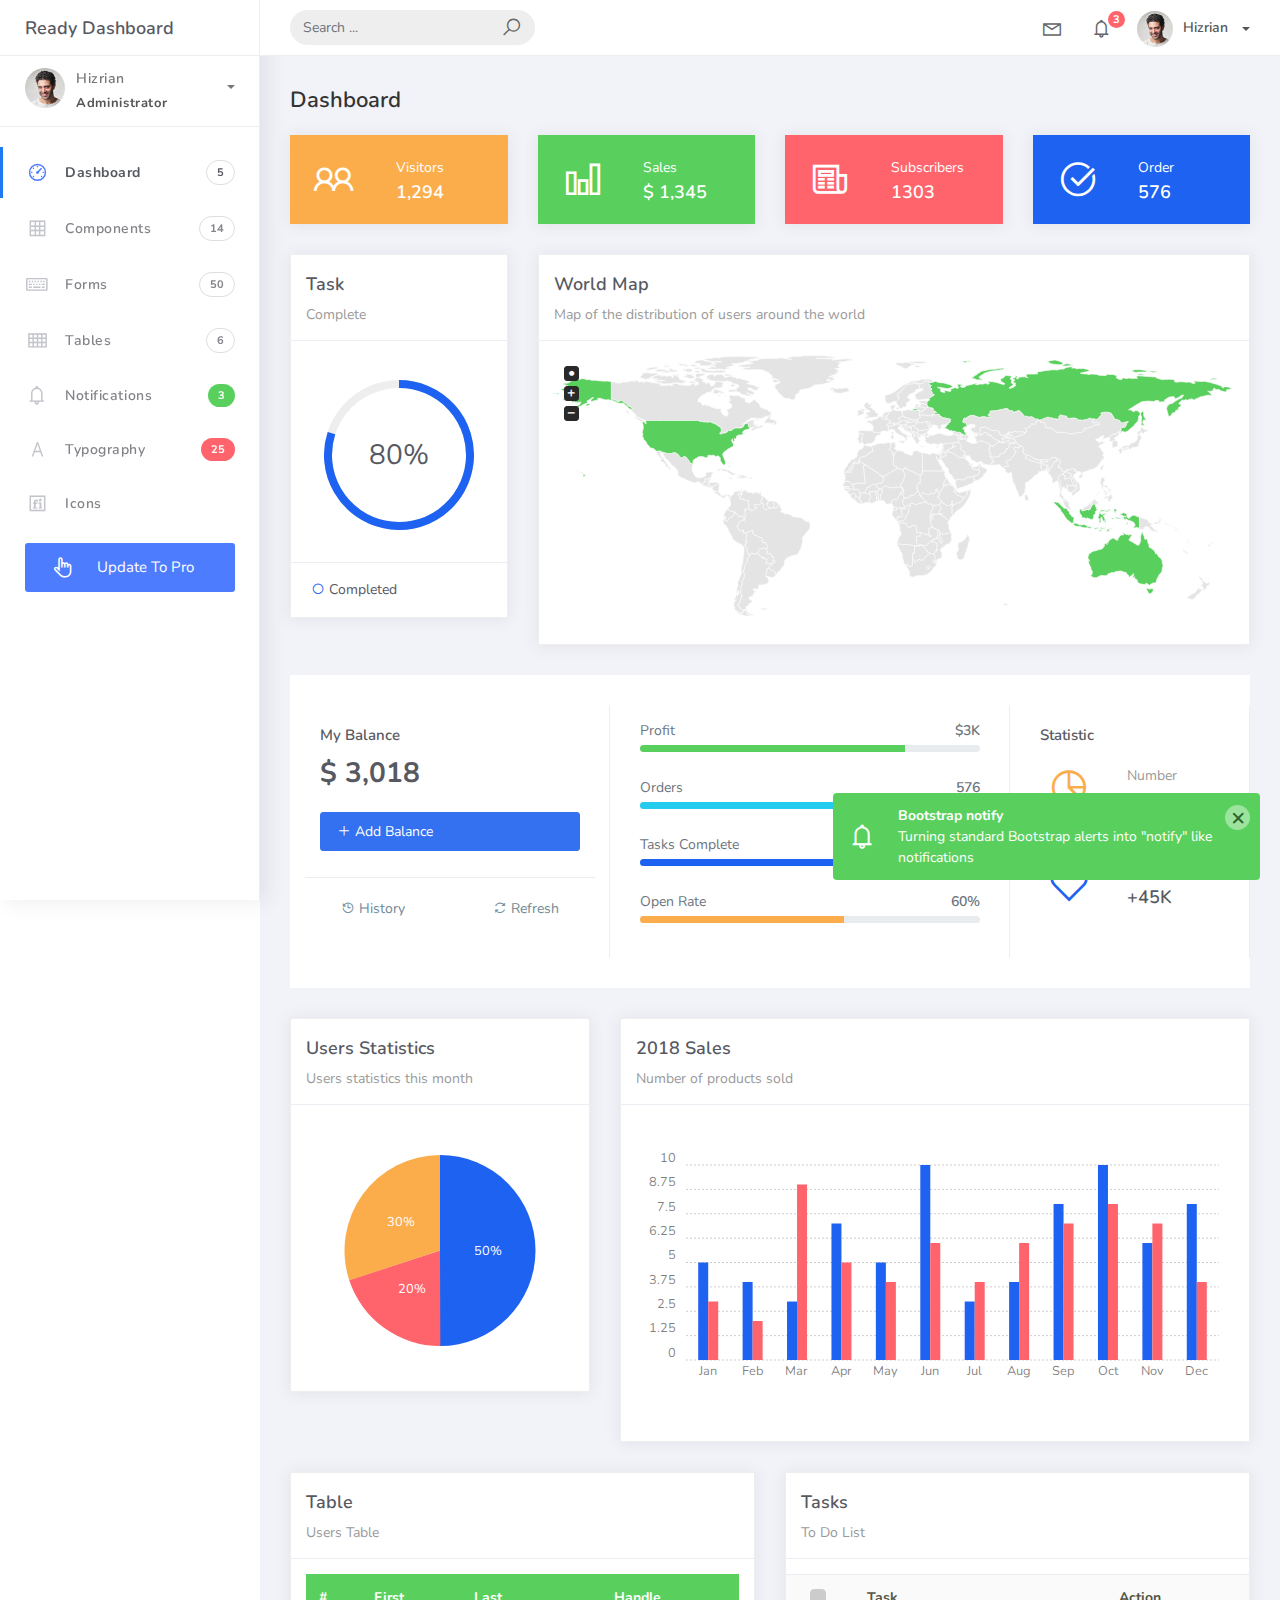
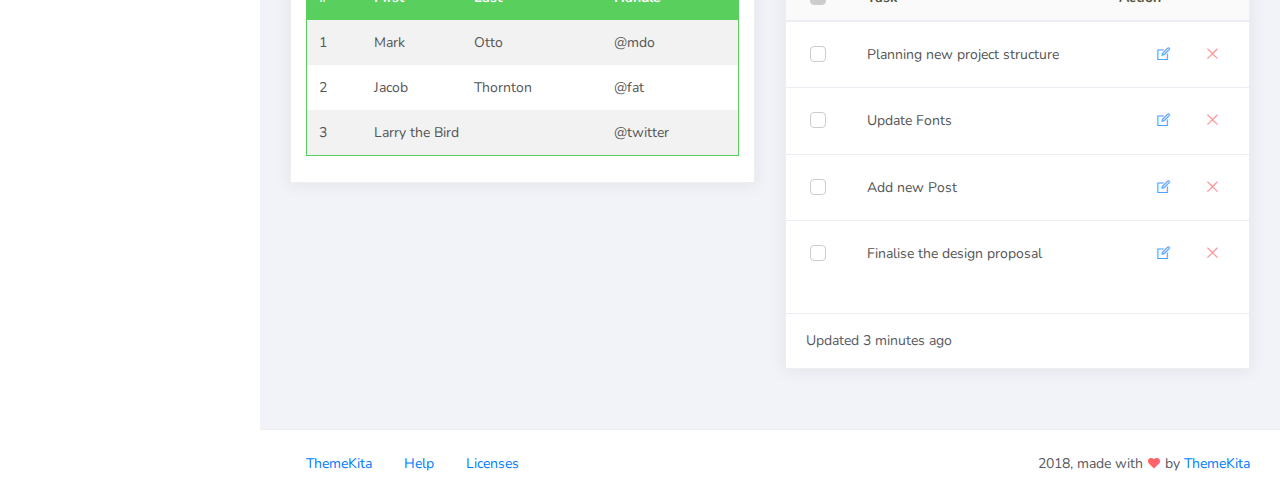
<file: Portfolio.WebUI/wwwroot/Ready-Bootstrap-Dashboard-master/index.html>
<!DOCTYPE html>
<html>
<head>
	<meta http-equiv="X-UA-Compatible" content="IE=edge,chrome=1" />
	<title>Ready Bootstrap Dashboard</title>
	<meta content='width=device-width, initial-scale=1.0, maximum-scale=1.0, user-scalable=0, shrink-to-fit=no' name='viewport' />
	<link rel="stylesheet" href="assets/css/bootstrap.min.css">
	<link rel="stylesheet" href="https://fonts.googleapis.com/css?family=Nunito:200,200i,300,300i,400,400i,600,600i,700,700i,800,800i,900,900i">
	<link rel="stylesheet" href="assets/css/ready.css">
	<link rel="stylesheet" href="assets/css/demo.css">
</head>
<body>
	<div class="wrapper">
		<div class="main-header">
			<div class="logo-header">
				<a href="index.html" class="logo">
					Ready Dashboard
				</a>
				<button class="navbar-toggler sidenav-toggler ml-auto" type="button" data-toggle="collapse" data-target="collapse" aria-controls="sidebar" aria-expanded="false" aria-label="Toggle navigation">
					<span class="navbar-toggler-icon"></span>
				</button>
				<button class="topbar-toggler more"><i class="la la-ellipsis-v"></i></button>
			</div>
			<nav class="navbar navbar-header navbar-expand-lg">
				<div class="container-fluid">
					
					<form class="navbar-left navbar-form nav-search mr-md-3" action="">
						<div class="input-group">
							<input type="text" placeholder="Search ..." class="form-control">
							<div class="input-group-append">
								<span class="input-group-text">
									<i class="la la-search search-icon"></i>
								</span>
							</div>
						</div>
					</form>
					<ul class="navbar-nav topbar-nav ml-md-auto align-items-center">
						<li class="nav-item dropdown hidden-caret">
							<a class="nav-link dropdown-toggle" href="#" id="navbarDropdown" role="button" data-toggle="dropdown" aria-haspopup="true" aria-expanded="false">
								<i class="la la-envelope"></i>
							</a>
							<div class="dropdown-menu" aria-labelledby="navbarDropdown">
								<a class="dropdown-item" href="#">Action</a>
								<a class="dropdown-item" href="#">Another action</a>
								<div class="dropdown-divider"></div>
								<a class="dropdown-item" href="#">Something else here</a>
							</div>
						</li>
						<li class="nav-item dropdown hidden-caret">
							<a class="nav-link dropdown-toggle" href="#" id="navbarDropdown" role="button" data-toggle="dropdown" aria-haspopup="true" aria-expanded="false">
								<i class="la la-bell"></i>
								<span class="notification">3</span>
							</a>
							<ul class="dropdown-menu notif-box" aria-labelledby="navbarDropdown">
								<li>
									<div class="dropdown-title">You have 4 new notification</div>
								</li>
								<li>
									<div class="notif-center">
										<a href="#">
											<div class="notif-icon notif-primary"> <i class="la la-user-plus"></i> </div>
											<div class="notif-content">
												<span class="block">
													New user registered
												</span>
												<span class="time">5 minutes ago</span> 
											</div>
										</a>
										<a href="#">
											<div class="notif-icon notif-success"> <i class="la la-comment"></i> </div>
											<div class="notif-content">
												<span class="block">
													Rahmad commented on Admin
												</span>
												<span class="time">12 minutes ago</span> 
											</div>
										</a>
										<a href="#">
											<div class="notif-img"> 
												<img src="assets/img/profile2.jpg" alt="Img Profile">
											</div>
											<div class="notif-content">
												<span class="block">
													Reza send messages to you
												</span>
												<span class="time">12 minutes ago</span> 
											</div>
										</a>
										<a href="#">
											<div class="notif-icon notif-danger"> <i class="la la-heart"></i> </div>
											<div class="notif-content">
												<span class="block">
													Farrah liked Admin
												</span>
												<span class="time">17 minutes ago</span> 
											</div>
										</a>
									</div>
								</li>
								<li>
									<a class="see-all" href="javascript:void(0);"> <strong>See all notifications</strong> <i class="la la-angle-right"></i> </a>
								</li>
							</ul>
						</li>
						<li class="nav-item dropdown">
							<a class="dropdown-toggle profile-pic" data-toggle="dropdown" href="#" aria-expanded="false"> <img src="assets/img/profile.jpg" alt="user-img" width="36" class="img-circle"><span >Hizrian</span></span> </a>
							<ul class="dropdown-menu dropdown-user">
								<li>
									<div class="user-box">
										<div class="u-img"><img src="assets/img/profile.jpg" alt="user"></div>
										<div class="u-text">
											<h4>Hizrian</h4>
											<p class="text-muted">hello@themekita.com</p><a href="profile.html" class="btn btn-rounded btn-danger btn-sm">View Profile</a></div>
										</div>
									</li>
									<div class="dropdown-divider"></div>
									<a class="dropdown-item" href="#"><i class="ti-user"></i> My Profile</a>
									<a class="dropdown-item" href="#"></i> My Balance</a>
									<a class="dropdown-item" href="#"><i class="ti-email"></i> Inbox</a>
									<div class="dropdown-divider"></div>
									<a class="dropdown-item" href="#"><i class="ti-settings"></i> Account Setting</a>
									<div class="dropdown-divider"></div>
									<a class="dropdown-item" href="#"><i class="fa fa-power-off"></i> Logout</a>
								</ul>
								<!-- /.dropdown-user -->
							</li>
						</ul>
					</div>
				</nav>
			</div>
			<div class="sidebar">
				<div class="scrollbar-inner sidebar-wrapper">
					<div class="user">
						<div class="photo">
							<img src="assets/img/profile.jpg">
						</div>
						<div class="info">
							<a class="" data-toggle="collapse" href="#collapseExample" aria-expanded="true">
								<span>
									Hizrian
									<span class="user-level">Administrator</span>
									<span class="caret"></span>
								</span>
							</a>
							<div class="clearfix"></div>

							<div class="collapse in" id="collapseExample" aria-expanded="true" style="">
								<ul class="nav">
									<li>
										<a href="#profile">
											<span class="link-collapse">My Profile</span>
										</a>
									</li>
									<li>
										<a href="#edit">
											<span class="link-collapse">Edit Profile</span>
										</a>
									</li>
									<li>
										<a href="#settings">
											<span class="link-collapse">Settings</span>
										</a>
									</li>
								</ul>
							</div>
						</div>
					</div>
					<ul class="nav">
						<li class="nav-item active">
							<a href="index.html">
								<i class="la la-dashboard"></i>
								<p>Dashboard</p>
								<span class="badge badge-count">5</span>
							</a>
						</li>
						<li class="nav-item">
							<a href="components.html">
								<i class="la la-table"></i>
								<p>Components</p>
								<span class="badge badge-count">14</span>
							</a>
						</li>
						<li class="nav-item">
							<a href="forms.html">
								<i class="la la-keyboard-o"></i>
								<p>Forms</p>
								<span class="badge badge-count">50</span>
							</a>
						</li>
						<li class="nav-item">
							<a href="tables.html">
								<i class="la la-th"></i>
								<p>Tables</p>
								<span class="badge badge-count">6</span>
							</a>
						</li>
						<li class="nav-item">
							<a href="notifications.html">
								<i class="la la-bell"></i>
								<p>Notifications</p>
								<span class="badge badge-success">3</span>
							</a>
						</li>
						<li class="nav-item">
							<a href="typography.html">
								<i class="la la-font"></i>
								<p>Typography</p>
								<span class="badge badge-danger">25</span>
							</a>
						</li>
						<li class="nav-item">
							<a href="icons.html">
								<i class="la la-fonticons"></i>
								<p>Icons</p>
							</a>
						</li>
						<li class="nav-item update-pro">
							<button  data-toggle="modal" data-target="#modalUpdate">
								<i class="la la-hand-pointer-o"></i>
								<p>Update To Pro</p>
							</button>
						</li>
					</ul>
				</div>
			</div>
			<div class="main-panel">
				<div class="content">
					<div class="container-fluid">
						<h4 class="page-title">Dashboard</h4>
						<div class="row">
							<div class="col-md-3">
								<div class="card card-stats card-warning">
									<div class="card-body ">
										<div class="row">
											<div class="col-5">
												<div class="icon-big text-center">
													<i class="la la-users"></i>
												</div>
											</div>
											<div class="col-7 d-flex align-items-center">
												<div class="numbers">
													<p class="card-category">Visitors</p>
													<h4 class="card-title">1,294</h4>
												</div>
											</div>
										</div>
									</div>
								</div>
							</div>
							<div class="col-md-3">
								<div class="card card-stats card-success">
									<div class="card-body ">
										<div class="row">
											<div class="col-5">
												<div class="icon-big text-center">
													<i class="la la-bar-chart"></i>
												</div>
											</div>
											<div class="col-7 d-flex align-items-center">
												<div class="numbers">
													<p class="card-category">Sales</p>
													<h4 class="card-title">$ 1,345</h4>
												</div>
											</div>
										</div>
									</div>
								</div>
							</div>
							<div class="col-md-3">
								<div class="card card-stats card-danger">
									<div class="card-body">
										<div class="row">
											<div class="col-5">
												<div class="icon-big text-center">
													<i class="la la-newspaper-o"></i>
												</div>
											</div>
											<div class="col-7 d-flex align-items-center">
												<div class="numbers">
													<p class="card-category">Subscribers</p>
													<h4 class="card-title">1303</h4>
												</div>
											</div>
										</div>
									</div>
								</div>
							</div>
							<div class="col-md-3">
								<div class="card card-stats card-primary">
									<div class="card-body ">
										<div class="row">
											<div class="col-5">
												<div class="icon-big text-center">
													<i class="la la-check-circle"></i>
												</div>
											</div>
											<div class="col-7 d-flex align-items-center">
												<div class="numbers">
													<p class="card-category">Order</p>
													<h4 class="card-title">576</h4>
												</div>
											</div>
										</div>
									</div>
								</div>
							</div>
<!-- 							<div class="col-md-3">
								<div class="card card-stats">
									<div class="card-body ">
										<div class="row">
											<div class="col-5">
												<div class="icon-big text-center icon-warning">
													<i class="la la-pie-chart text-warning"></i>
												</div>
											</div>
											<div class="col-7 d-flex align-items-center">
												<div class="numbers">
													<p class="card-category">Number</p>
													<h4 class="card-title">150GB</h4>
												</div>
											</div>
										</div>
									</div>
								</div>
							</div>
							<div class="col-md-3">
								<div class="card card-stats">
									<div class="card-body ">
										<div class="row">
											<div class="col-5">
												<div class="icon-big text-center">
													<i class="la la-bar-chart text-success"></i>
												</div>
											</div>
											<div class="col-7 d-flex align-items-center">
												<div class="numbers">
													<p class="card-category">Revenue</p>
													<h4 class="card-title">$ 1,345</h4>
												</div>
											</div>
										</div>
									</div>
								</div>
							</div>
							<div class="col-md-3">
								<div class="card card-stats">
									<div class="card-body">
										<div class="row">
											<div class="col-5">
												<div class="icon-big text-center">
													<i class="la la-times-circle-o text-danger"></i>
												</div>
											</div>
											<div class="col-7 d-flex align-items-center">
												<div class="numbers">
													<p class="card-category">Errors</p>
													<h4 class="card-title">23</h4>
												</div>
											</div>
										</div>
									</div>
								</div>
							</div>
							<div class="col-md-3">
								<div class="card card-stats">
									<div class="card-body">
										<div class="row">
											<div class="col-5">
												<div class="icon-big text-center">
													<i class="la la-heart-o text-primary"></i>
												</div>
											</div>
											<div class="col-7 d-flex align-items-center">
												<div class="numbers">
													<p class="card-category">Followers</p>
													<h4 class="card-title">+45K</h4>
												</div>
											</div>
										</div>
									</div>
								</div>
							</div> -->
						</div>
						<div class="row">
							<div class="col-md-3">
								<div class="card">
									<div class="card-header">
										<h4 class="card-title">Task</h4>
										<p class="card-category">Complete</p>
									</div>
									<div class="card-body">
										<div id="task-complete" class="chart-circle mt-4 mb-3"></div>
									</div>
									<div class="card-footer">
										<div class="legend"><i class="la la-circle text-primary"></i> Completed</div>
									</div>
								</div>
							</div>
							<div class="col-md-9">
								<div class="card">
									<div class="card-header">
										<h4 class="card-title">World Map</h4>
										<p class="card-category">
										Map of the distribution of users around the world</p>
									</div>
									<div class="card-body">
										<div class="mapcontainer">
											<div class="map">
												<span>Alternative content for the map</span>
											</div>
										</div>
									</div>
								</div>
							</div>
						</div>
						<div class="row row-card-no-pd">
							<div class="col-md-4">
								<div class="card">
									<div class="card-body">
										<p class="fw-bold mt-1">My Balance</p>
										<h4><b>$ 3,018</b></h4>
										<a href="#" class="btn btn-primary btn-full text-left mt-3 mb-3"><i class="la la-plus"></i> Add Balance</a>
									</div>
									<div class="card-footer">
										<ul class="nav">
											<li class="nav-item"><a class="btn btn-default btn-link" href="#"><i class="la la-history"></i> History</a></li>
											<li class="nav-item ml-auto"><a class="btn btn-default btn-link" href="#"><i class="la la-refresh"></i> Refresh</a></li>
										</ul>
									</div>
								</div>
							</div>
							<div class="col-md-5">
								<div class="card">
									<div class="card-body">
										<div class="progress-card">
											<div class="d-flex justify-content-between mb-1">
												<span class="text-muted">Profit</span>
												<span class="text-muted fw-bold"> $3K</span>
											</div>
											<div class="progress mb-2" style="height: 7px;">
												<div class="progress-bar bg-success" role="progressbar" style="width: 78%" aria-valuenow="78" aria-valuemin="0" aria-valuemax="100" data-toggle="tooltip" data-placement="top" title="78%"></div>
											</div>
										</div>
										<div class="progress-card">
											<div class="d-flex justify-content-between mb-1">
												<span class="text-muted">Orders</span>
												<span class="text-muted fw-bold"> 576</span>
											</div>
											<div class="progress mb-2" style="height: 7px;">
												<div class="progress-bar bg-info" role="progressbar" style="width: 65%" aria-valuenow="60" aria-valuemin="0" aria-valuemax="100" data-toggle="tooltip" data-placement="top" title="65%"></div>
											</div>
										</div>
										<div class="progress-card">
											<div class="d-flex justify-content-between mb-1">
												<span class="text-muted">Tasks Complete</span>
												<span class="text-muted fw-bold"> 70%</span>
											</div>
											<div class="progress mb-2" style="height: 7px;">
												<div class="progress-bar bg-primary" role="progressbar" style="width: 70%" aria-valuenow="70" aria-valuemin="0" aria-valuemax="100" data-toggle="tooltip" data-placement="top" title="70%"></div>
											</div>
										</div>
										<div class="progress-card">
											<div class="d-flex justify-content-between mb-1">
												<span class="text-muted">Open Rate</span>
												<span class="text-muted fw-bold"> 60%</span>
											</div>
											<div class="progress mb-2" style="height: 7px;">
												<div class="progress-bar bg-warning" role="progressbar" style="width: 60%" aria-valuenow="60" aria-valuemin="0" aria-valuemax="100" data-toggle="tooltip" data-placement="top" title="60%"></div>
											</div>
										</div>
									</div>
								</div>
							</div>
							<div class="col-md-3">
								<div class="card card-stats">
									<div class="card-body">
										<p class="fw-bold mt-1">Statistic</p>
										<div class="row">
											<div class="col-5">
												<div class="icon-big text-center icon-warning">
													<i class="la la-pie-chart text-warning"></i>
												</div>
											</div>
											<div class="col-7 d-flex align-items-center">
												<div class="numbers">
													<p class="card-category">Number</p>
													<h4 class="card-title">150GB</h4>
												</div>
											</div>
										</div>
										<hr/>
										<div class="row">
											<div class="col-5">
												<div class="icon-big text-center">
													<i class="la la-heart-o text-primary"></i>
												</div>
											</div>
											<div class="col-7 d-flex align-items-center">
												<div class="numbers">
													<p class="card-category">Followers</p>
													<h4 class="card-title">+45K</h4>
												</div>
											</div>
										</div>
									</div>
								</div>
							</div>
						</div>
						<div class="row">
							<div class="col-md-4">
								<div class="card">
									<div class="card-header">
										<h4 class="card-title">Users Statistics</h4>
										<p class="card-category">
										Users statistics this month</p>
									</div>
									<div class="card-body">
										<div id="monthlyChart" class="chart chart-pie"></div>
									</div>
								</div>
							</div>
							<div class="col-md-8">
								<div class="card">
									<div class="card-header">
										<h4 class="card-title">2018 Sales</h4>
										<p class="card-category">
										Number of products sold</p>
									</div>
									<div class="card-body">
										<div id="salesChart" class="chart"></div>
									</div>
								</div>
							</div>
							<div class="col-md-6">
								<div class="card">
									<div class="card-header ">
										<h4 class="card-title">Table</h4>
										<p class="card-category">Users Table</p>
									</div>
									<div class="card-body">
										<table class="table table-head-bg-success table-striped table-hover">
											<thead>
												<tr>
													<th scope="col">#</th>
													<th scope="col">First</th>
													<th scope="col">Last</th>
													<th scope="col">Handle</th>
												</tr>
											</thead>
											<tbody>
												<tr>
													<td>1</td>
													<td>Mark</td>
													<td>Otto</td>
													<td>@mdo</td>
												</tr>
												<tr>
													<td>2</td>
													<td>Jacob</td>
													<td>Thornton</td>
													<td>@fat</td>
												</tr>
												<tr>
													<td>3</td>
													<td colspan="2">Larry the Bird</td>
													<td>@twitter</td>
												</tr>
											</tbody>
										</table>
									</div>
								</div>
							</div>
							<div class="col-md-6">
								<div class="card card-tasks">
									<div class="card-header ">
										<h4 class="card-title">Tasks</h4>
										<p class="card-category">To Do List</p>
									</div>
									<div class="card-body ">
										<div class="table-full-width">
											<table class="table">
												<thead>
													<tr>
														<th>
															<div class="form-check">
																<label class="form-check-label">
																	<input class="form-check-input  select-all-checkbox" type="checkbox" data-select="checkbox" data-target=".task-select">
																	<span class="form-check-sign"></span>
																</label>
															</div>
														</th>
														<th>Task</th>
														<th>Action</th>
													</tr>
												</thead>
												<tbody>
													<tr>
														<td>
															<div class="form-check">
																<label class="form-check-label">
																	<input class="form-check-input task-select" type="checkbox">
																	<span class="form-check-sign"></span>
																</label>
															</div>
														</td>
														<td>Planning new project structure</td>
														<td class="td-actions text-right">
															<div class="form-button-action">
																<button type="button" data-toggle="tooltip" title="Edit Task" class="btn btn-link <btn-simple-primary">
																	<i class="la la-edit"></i>
																</button>
																<button type="button" data-toggle="tooltip" title="Remove" class="btn btn-link btn-simple-danger">
																	<i class="la la-times"></i>
																</button>
															</div>
														</td>
													</tr>
													<tr>
														<td>
															<div class="form-check">
																<label class="form-check-label">
																	<input class="form-check-input task-select" type="checkbox">
																	<span class="form-check-sign"></span>
																</label>
															</div>
														</td>
														<td>Update Fonts</td>
														<td class="td-actions text-right">
															<div class="form-button-action">
																<button type="button" data-toggle="tooltip" title="Edit Task" class="btn btn-link <btn-simple-primary">
																	<i class="la la-edit"></i>
																</button>
																<button type="button" data-toggle="tooltip" title="Remove" class="btn btn-link btn-simple-danger">
																	<i class="la la-times"></i>
																</button>
															</div>
														</td>
													</tr>
													<tr>
														<td>
															<div class="form-check">
																<label class="form-check-label">
																	<input class="form-check-input task-select" type="checkbox">
																	<span class="form-check-sign"></span>
																</label>
															</div>
														</td>
														<td>Add new Post
														</td>
														<td class="td-actions text-right">
															<div class="form-button-action">
																<button type="button" data-toggle="tooltip" title="Edit Task" class="btn btn-link <btn-simple-primary">
																	<i class="la la-edit"></i>
																</button>
																<button type="button" data-toggle="tooltip" title="Remove" class="btn btn-link btn-simple-danger">
																	<i class="la la-times"></i>
																</button>
															</div>
														</td>
													</tr>
													<tr>
														<td>
															<div class="form-check">
																<label class="form-check-label">
																	<input class="form-check-input task-select" type="checkbox">
																	<span class="form-check-sign"></span>
																</label>
															</div>
														</td>
														<td>Finalise the design proposal</td>
														<td class="td-actions text-right">
															<div class="form-button-action">
																<button type="button" data-toggle="tooltip" title="Edit Task" class="btn btn-link <btn-simple-primary">
																	<i class="la la-edit"></i>
																</button>
																<button type="button" data-toggle="tooltip" title="Remove" class="btn btn-link btn-simple-danger">
																	<i class="la la-times"></i>
																</button>
															</div>
														</td>
													</tr>
												</tbody>
											</table>
										</div>
									</div>
									<div class="card-footer ">
										<div class="stats">
											<i class="now-ui-icons loader_refresh spin"></i> Updated 3 minutes ago
										</div>
									</div>
								</div>
							</div>
						</div>
					</div>
				</div>
				<footer class="footer">
					<div class="container-fluid">
						<nav class="pull-left">
							<ul class="nav">
								<li class="nav-item">
									<a class="nav-link" href="http://www.themekita.com">
										ThemeKita
									</a>
								</li>
								<li class="nav-item">
									<a class="nav-link" href="#">
										Help
									</a>
								</li>
								<li class="nav-item">
									<a class="nav-link" href="https://themewagon.com/license/#free-item">
										Licenses
									</a>
								</li>
							</ul>
						</nav>
						<div class="copyright ml-auto">
							2018, made with <i class="la la-heart heart text-danger"></i> by <a href="http://www.themekita.com">ThemeKita</a>
						</div>				
					</div>
				</footer>
			</div>
		</div>
	</div>
	<!-- Modal -->
	<div class="modal fade" id="modalUpdate" tabindex="-1" role="dialog" aria-labelledby="modalUpdatePro" aria-hidden="true">
		<div class="modal-dialog modal-dialog-centered" role="document">
			<div class="modal-content">
				<div class="modal-header bg-primary">
					<h6 class="modal-title"><i class="la la-frown-o"></i> Under Development</h6>
					<button type="button" class="close" data-dismiss="modal" aria-label="Close">
						<span aria-hidden="true">&times;</span>
					</button>
				</div>
				<div class="modal-body text-center">									
					<p>Currently the pro version of the <b>Ready Dashboard</b> Bootstrap is in progress development</p>
					<p>
						<b>We'll let you know when it's done</b></p>
				</div>
				<div class="modal-footer">
					<button type="button" class="btn btn-secondary" data-dismiss="modal">Close</button>
				</div>
			</div>
		</div>
	</div>
</body>
<script src="assets/js/core/jquery.3.2.1.min.js"></script>
<script src="assets/js/plugin/jquery-ui-1.12.1.custom/jquery-ui.min.js"></script>
<script src="assets/js/core/popper.min.js"></script>
<script src="assets/js/core/bootstrap.min.js"></script>
<script src="assets/js/plugin/chartist/chartist.min.js"></script>
<script src="assets/js/plugin/chartist/plugin/chartist-plugin-tooltip.min.js"></script>
<script src="assets/js/plugin/bootstrap-notify/bootstrap-notify.min.js"></script>
<script src="assets/js/plugin/bootstrap-toggle/bootstrap-toggle.min.js"></script>
<script src="assets/js/plugin/jquery-mapael/jquery.mapael.min.js"></script>
<script src="assets/js/plugin/jquery-mapael/maps/world_countries.min.js"></script>
<script src="assets/js/plugin/chart-circle/circles.min.js"></script>
<script src="assets/js/plugin/jquery-scrollbar/jquery.scrollbar.min.js"></script>
<script src="assets/js/ready.min.js"></script>
<script src="assets/js/demo.js"></script>
</html>
</file>
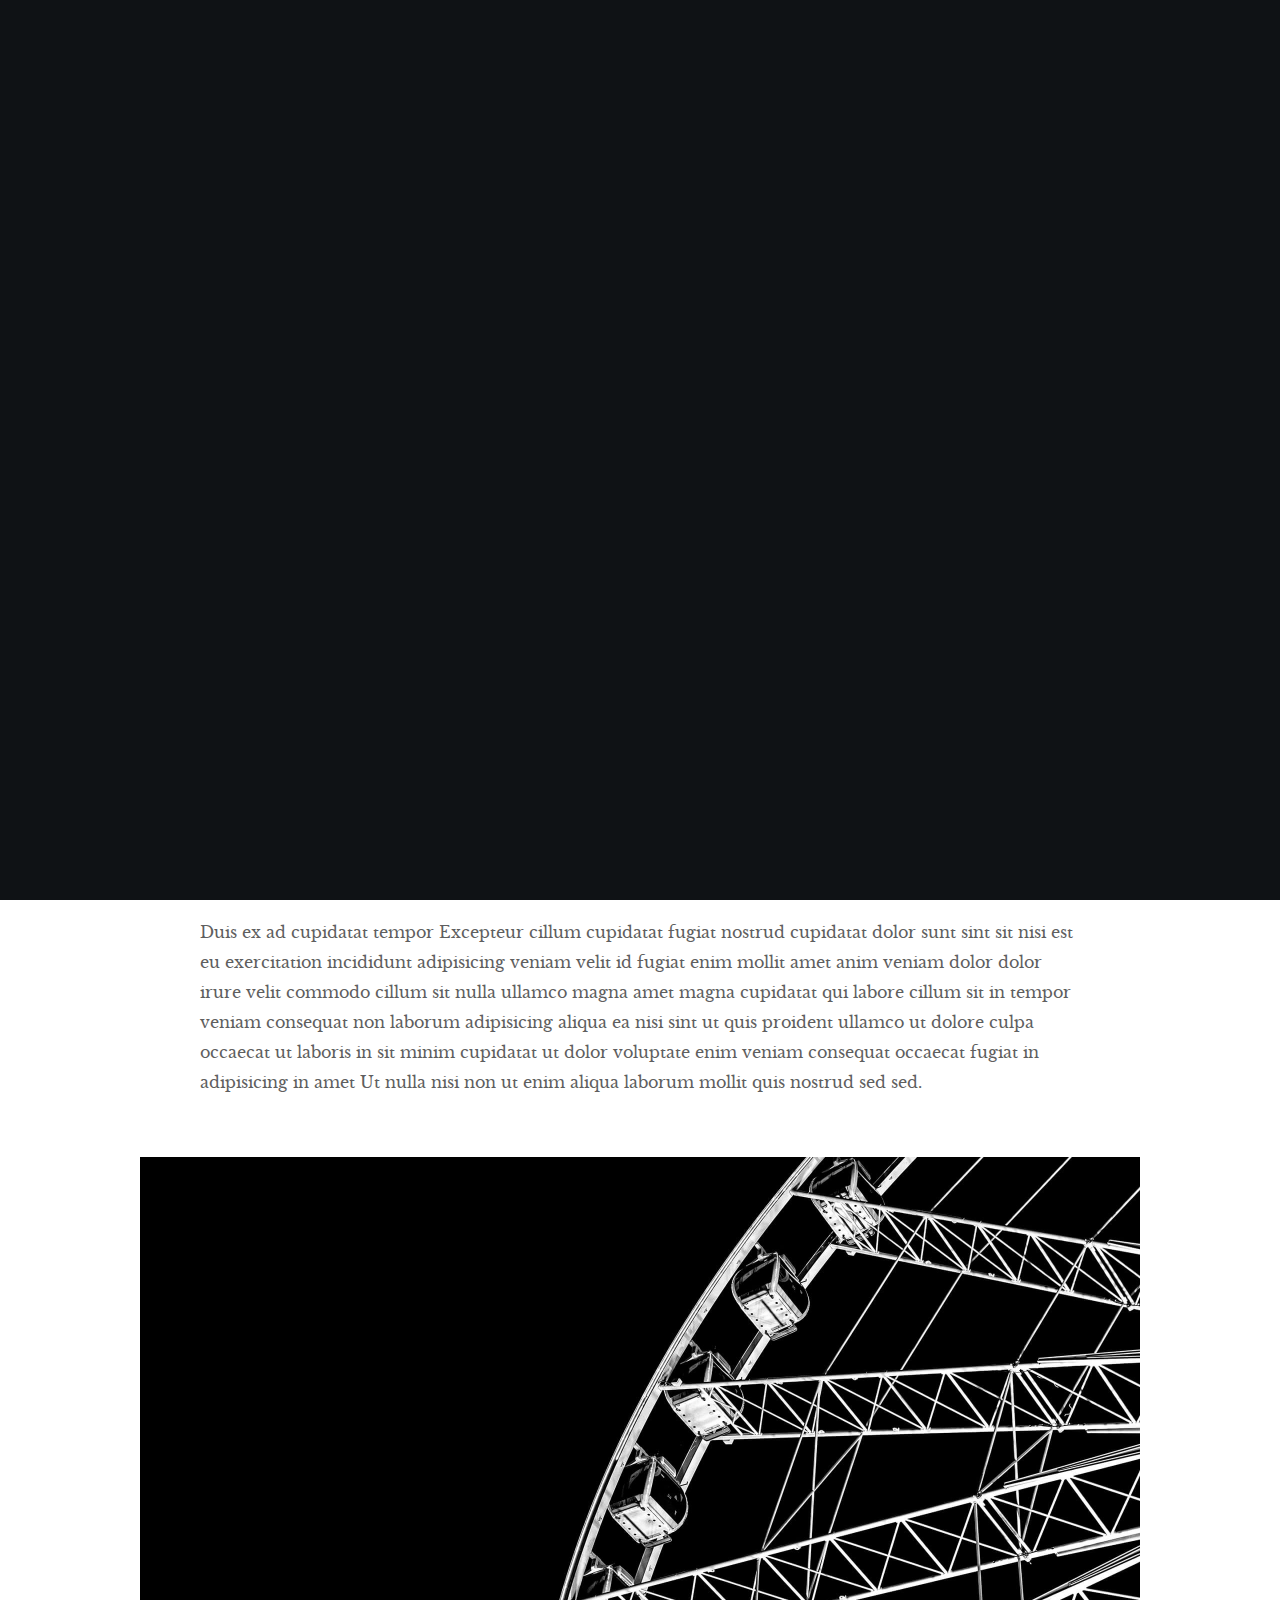
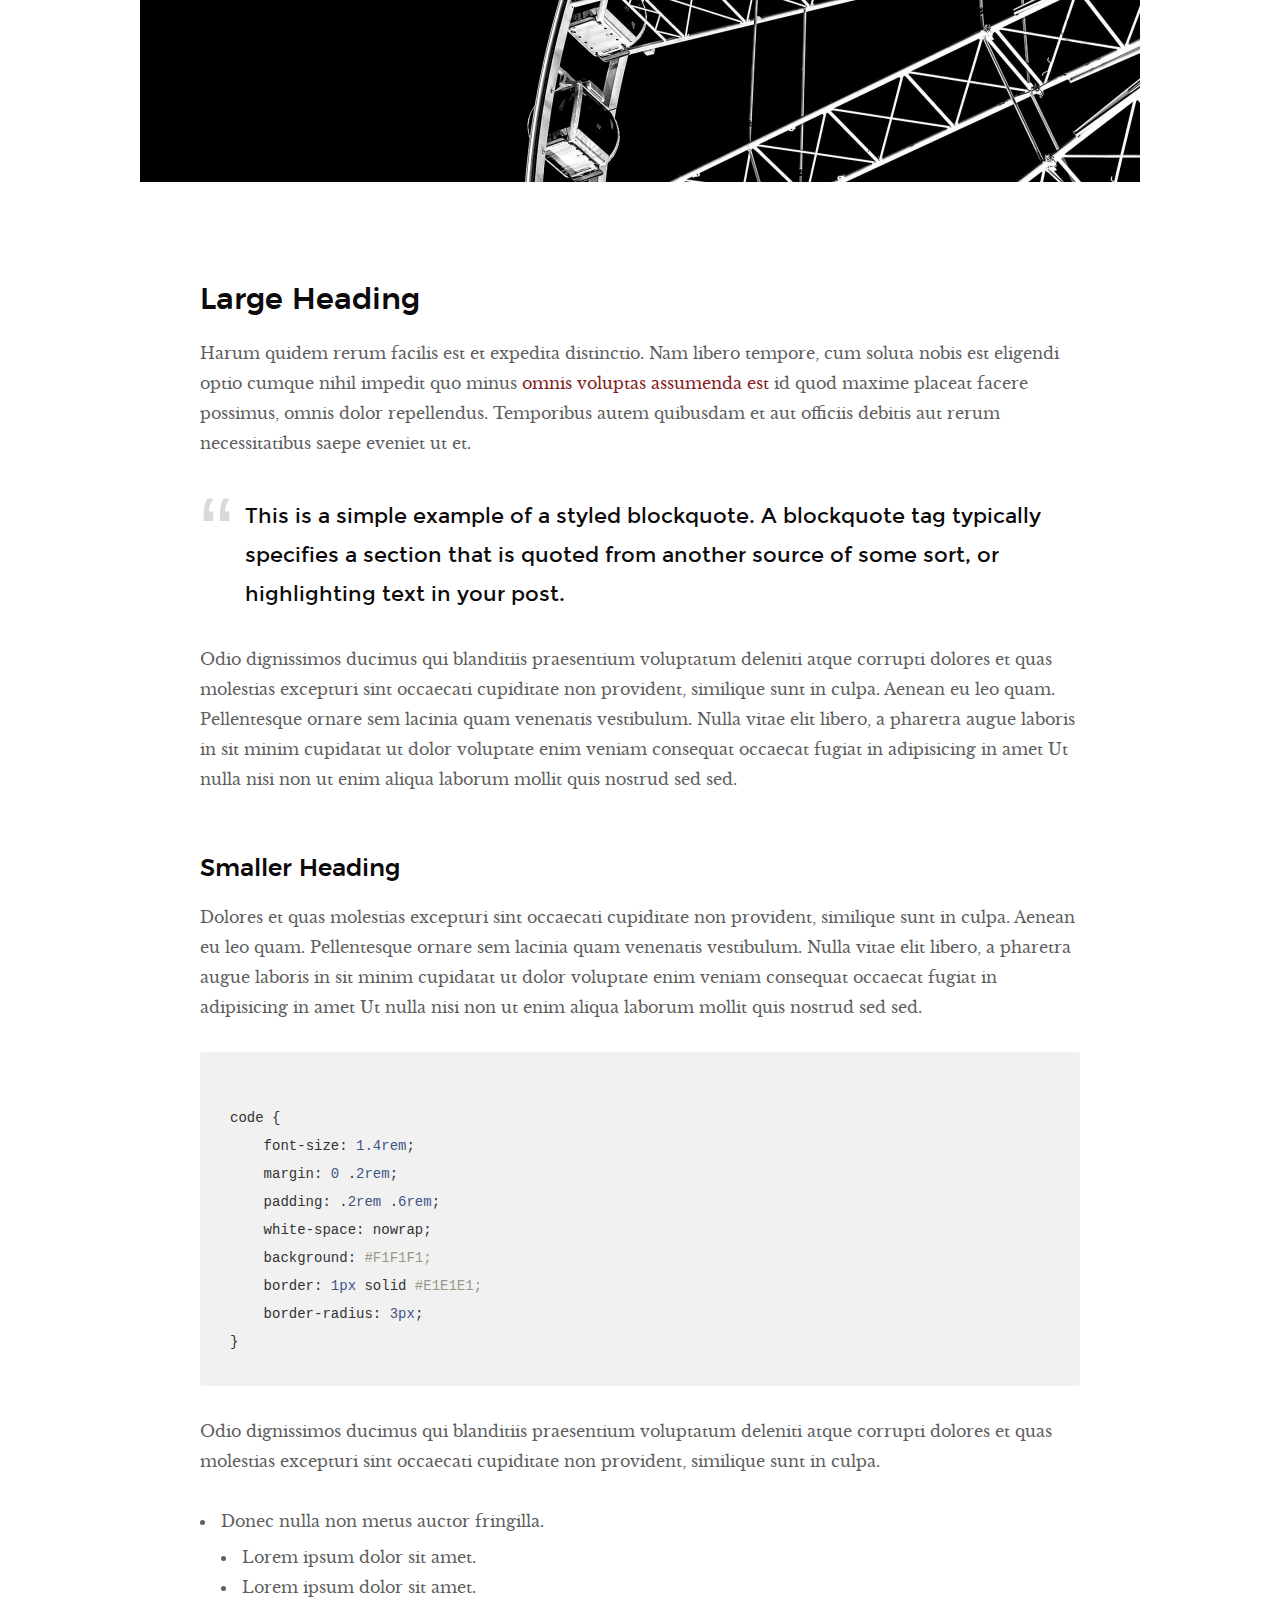
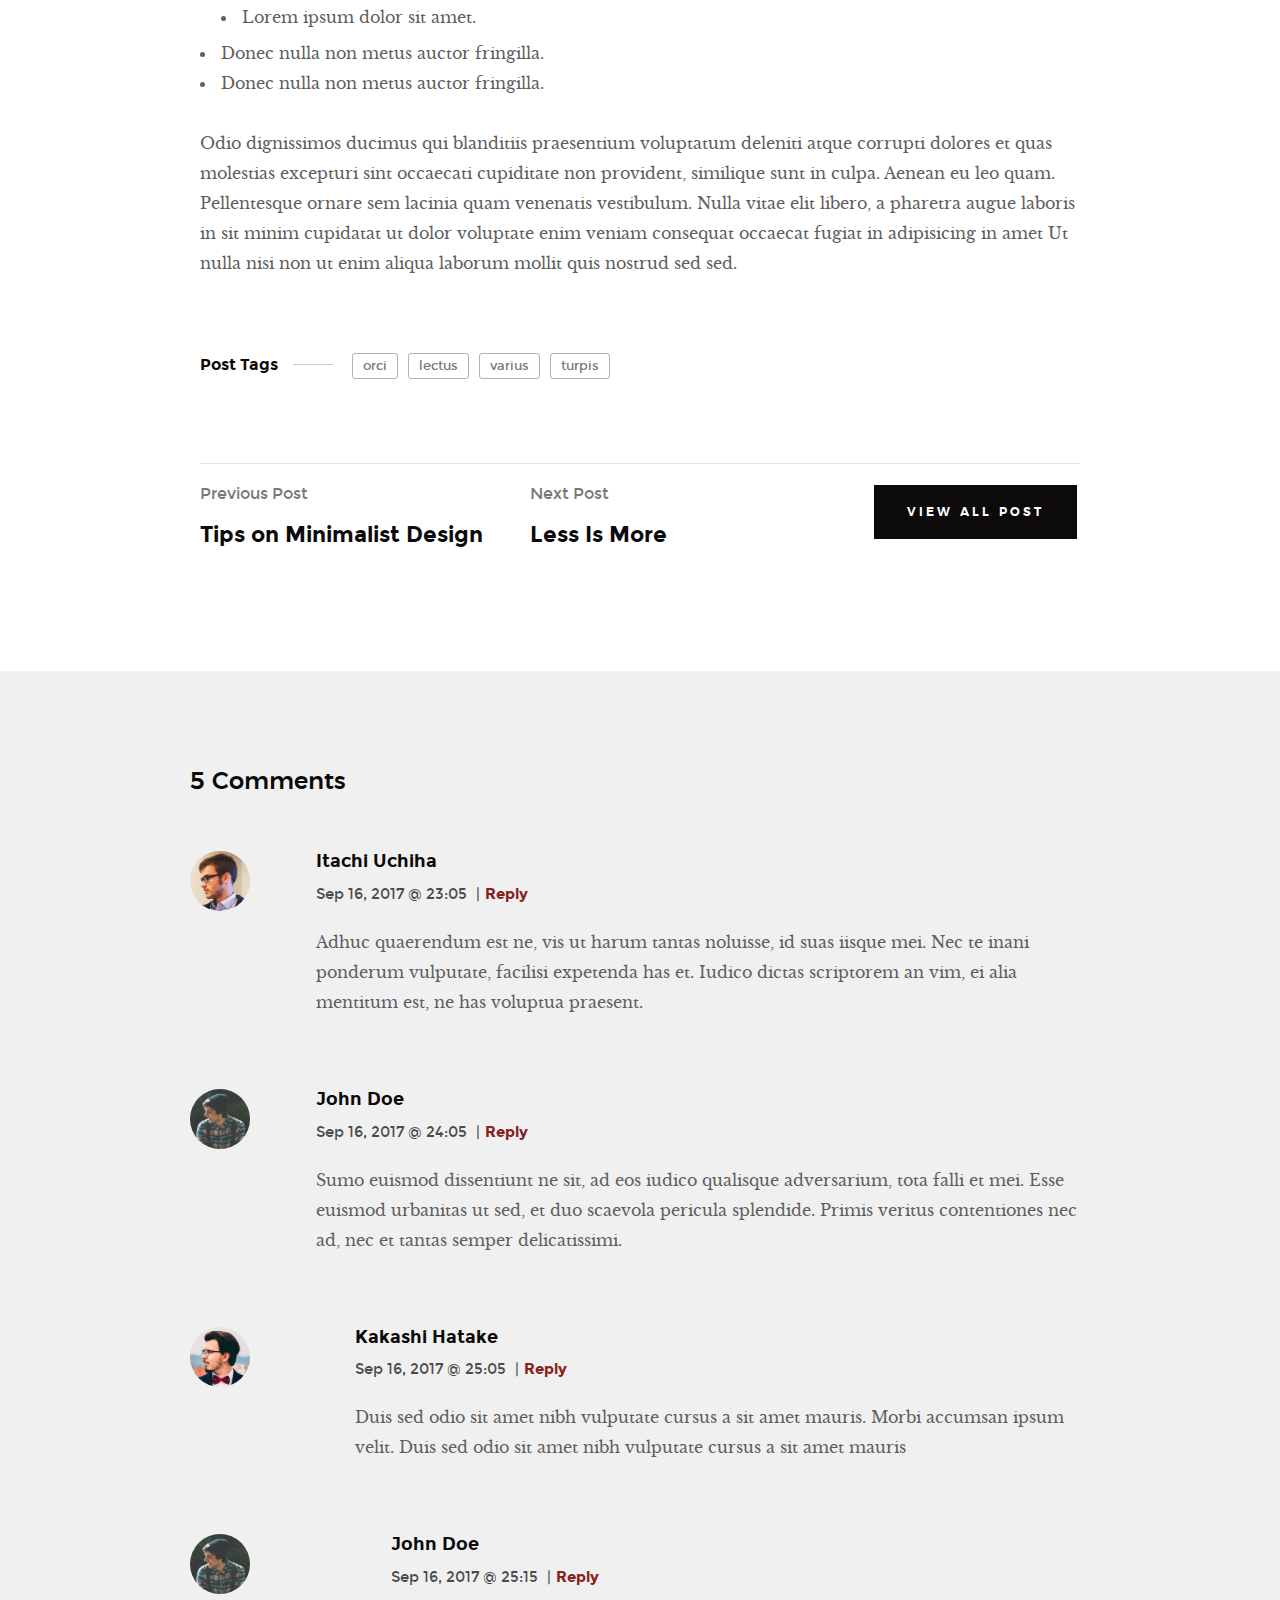
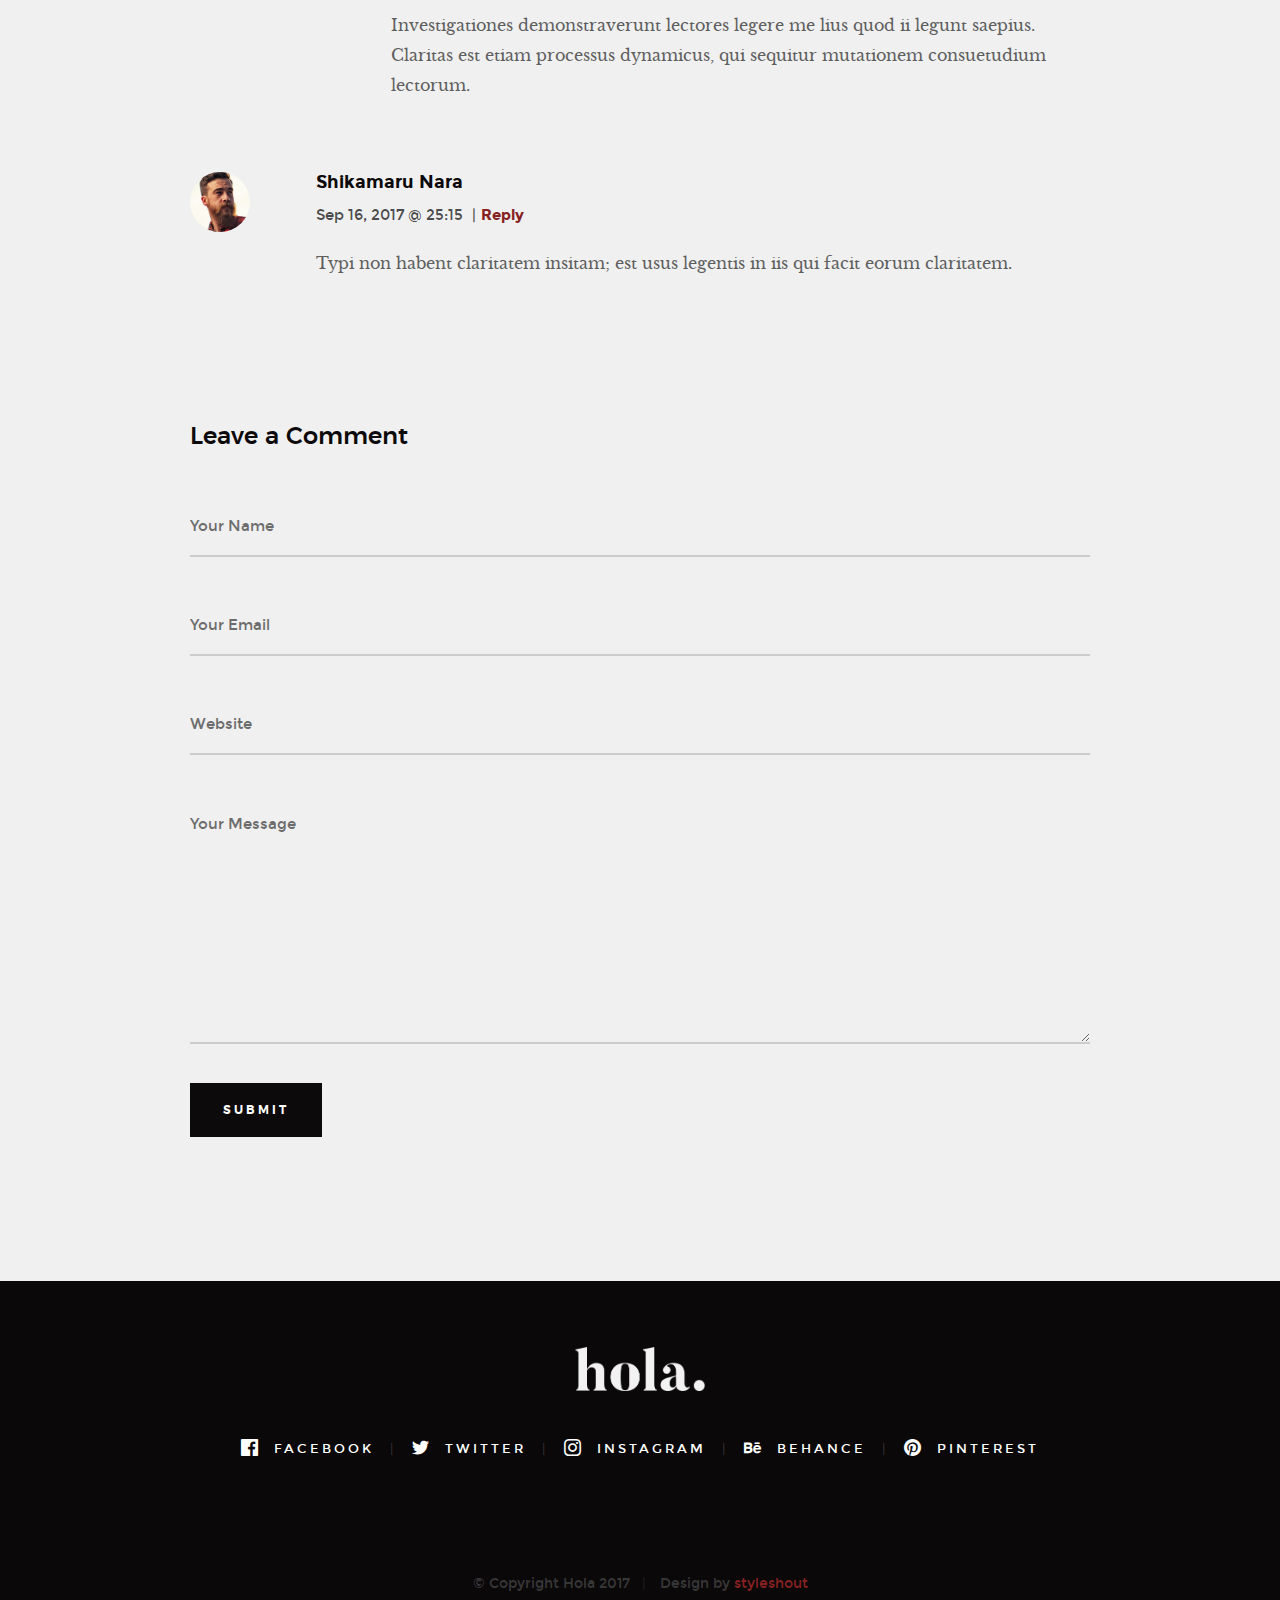
<file: Portfolio.WebUI/wwwroot/hola-master/blog-single.html>
<!DOCTYPE html>
<!--[if lt IE 9 ]><html class="no-js oldie" lang="en"> <![endif]-->
<!--[if IE 9 ]><html class="no-js oldie ie9" lang="en"> <![endif]-->
<!--[if (gte IE 9)|!(IE)]><!-->
<html class="no-js" lang="en">
<!--<![endif]-->

<head>

    <!--- basic page needs
    ================================================== -->
    <meta charset="utf-8">
    <title>Blog Single - Hola</title>
    <meta name="description" content="">
    <meta name="author" content="">

    <!-- mobile specific metas
    ================================================== -->
    <meta name="viewport" content="width=device-width, initial-scale=1">

    <!-- CSS
    ================================================== -->
    <link rel="stylesheet" href="css/base.css">
    <link rel="stylesheet" href="css/vendor.css">
    <link rel="stylesheet" href="css/main.css">

    <!-- script
    ================================================== -->
    <script src="js/modernizr.js"></script>
    <script src="js/pace.min.js"></script>

    <!-- favicons
    ================================================== -->
    <link rel="shortcut icon" href="favicon.ico" type="image/x-icon">
    <link rel="icon" href="favicon.ico" type="image/x-icon">

</head>


<body id="top">

    <!-- header
    ================================================== -->
    <header class="s-header">
            
        <div class="header-logo">
            <a class="site-logo" href="index.html"><img src="images/logo.png" alt="Homepage"></a>
        </div>

        <nav class="header-nav-wrap">
            <ul class="header-nav">
                <li><a href="index.html#home" title="home">Home</a></li>
                <li><a href="index.html#about" title="about">About</a></li>
                <li><a href="index.html#works" title="works">Works</a></li>
                <li class="current"><a href="blog.html" title="blog">Blog</a></li>
                <li><a href="index.html#contact" title="contact">Contact</a></li>	
            </ul>
        </nav>

        <a class="header-menu-toggle" href="#0"><span>Menu</span></a>

    </header> <!-- end s-header -->


    <article class="blog-single">

        <!-- page header/blog hero
        ================================================== -->
        <div class="page-header page-header--single page-hero" style="background-image:url(images/blog/blog-bg-02.jpg)">
        
            <div class="row page-header__content narrow">
                <article class="col-full">
                    <div class="page-header__info">
                        <div class="page-header__cat">
                            <a href="#0">Branding</a><a href="#0">Design</a>
                        </div>
                    </div>
                    <h1 class="page-header__title">
                        <a href="#0" title="">
                            Using Patterns in your Branding.
                        </a>
                    </h1>
                    <ul class="page-header__meta">
                        <li class="date">September 16, 2017</li>
                        <li class="author">
                            By
                            <span>Jonathan Doe</span>
                        </li>
                    </ul>
                    
                </article>
            </div>
    
        </div> <!-- end page-header -->

        <div class="row blog-content">
            <div class="col-full blog-content__main">

                <p class="lead">Duis ex ad cupidatat tempor Excepteur cillum cupidatat fugiat nostrud cupidatat dolor sunt sint sit nisi est eu exercitation incididunt adipisicing veniam velit id fugiat enim mollit amet anim veniam dolor dolor irure velit commodo cillum sit nulla ullamco magna amet magna cupidatat qui labore cillum sit in tempor veniam consequat non laborum adipisicing aliqua ea nisi sint.</p>
                
                <p>Duis ex ad cupidatat tempor Excepteur cillum cupidatat fugiat nostrud cupidatat dolor sunt sint sit nisi est eu exercitation incididunt adipisicing veniam velit id fugiat enim mollit amet anim veniam dolor dolor irure velit commodo cillum sit nulla ullamco magna amet magna cupidatat qui labore cillum sit in tempor veniam consequat non laborum adipisicing aliqua ea nisi sint ut quis proident ullamco ut dolore culpa occaecat ut laboris in sit minim cupidatat ut dolor voluptate enim veniam consequat occaecat fugiat in adipisicing in amet Ut nulla nisi non ut enim aliqua laborum mollit quis nostrud sed sed.
                </p>

                <p>
                <img src="images/wheel-1000.jpg" 
                     srcset="images/wheel-2000.jpg 2000w, 
                        images/wheel-1000.jpg 1000w, 
                        images/wheel-500.jpg 500w" 
                     sizes="(max-width: 2000px) 100vw, 2000px" alt="">
                </p>

                <h2>Large Heading</h2>

                <p>Harum quidem rerum facilis est et expedita distinctio. Nam libero tempore, cum soluta nobis est eligendi optio cumque nihil impedit quo minus <a href="http://#">omnis voluptas assumenda est</a> id quod maxime placeat facere possimus, omnis dolor repellendus. Temporibus autem quibusdam et aut officiis debitis aut rerum necessitatibus saepe eveniet ut et.</p>

                <blockquote><p>This is a simple example of a styled blockquote. A blockquote tag typically specifies a section that is quoted from another source of some sort, or highlighting text in your post.</p></blockquote>

                <p>Odio dignissimos ducimus qui blanditiis praesentium voluptatum deleniti atque corrupti dolores et quas molestias excepturi sint occaecati cupiditate non provident, similique sunt in culpa. Aenean eu leo quam. Pellentesque ornare sem lacinia quam venenatis vestibulum. Nulla vitae elit libero, a pharetra augue laboris in sit minim cupidatat ut dolor voluptate enim veniam consequat occaecat fugiat in adipisicing in amet Ut nulla nisi non ut enim aliqua laborum mollit quis nostrud sed sed.</p>

                <h3>Smaller Heading</h3>

                <p>Dolores et quas molestias excepturi sint occaecati cupiditate non provident, similique sunt in culpa. Aenean eu leo quam. Pellentesque ornare sem lacinia quam venenatis vestibulum. Nulla vitae elit libero, a pharetra augue laboris in sit minim cupidatat ut dolor voluptate enim veniam consequat occaecat fugiat in adipisicing in amet Ut nulla nisi non ut enim aliqua laborum mollit quis nostrud sed sed.

<pre><code>
code {
    font-size: 1.4rem;
    margin: 0 .2rem;
    padding: .2rem .6rem;
    white-space: nowrap;
    background: #F1F1F1;
    border: 1px solid #E1E1E1;	
    border-radius: 3px;
}
</code></pre>

                <p>Odio dignissimos ducimus qui blanditiis praesentium voluptatum deleniti atque corrupti dolores et quas molestias excepturi sint occaecati cupiditate non provident, similique sunt in culpa.</p>

                <ul>
                    <li>Donec nulla non metus auctor fringilla.
                        <ul>
                            <li>Lorem ipsum dolor sit amet.</li>
                            <li>Lorem ipsum dolor sit amet.</li>
                            <li>Lorem ipsum dolor sit amet.</li>
                        </ul>
                    </li>
                    <li>Donec nulla non metus auctor fringilla.</li>
                    <li>Donec nulla non metus auctor fringilla.</li>
                </ul>

                <p>Odio dignissimos ducimus qui blanditiis praesentium voluptatum deleniti atque corrupti dolores et quas molestias excepturi sint occaecati cupiditate non provident, similique sunt in culpa. Aenean eu leo quam. Pellentesque ornare sem lacinia quam venenatis vestibulum. Nulla vitae elit libero, a pharetra augue laboris in sit minim cupidatat ut dolor voluptate enim veniam consequat occaecat fugiat in adipisicing in amet Ut nulla nisi non ut enim aliqua laborum mollit quis nostrud sed sed.</p>

                <p class="blog-content__tags">
                    <span>Post Tags</span>

                    <span class="blog-content__tag-list">
                        <a href="#0">orci</a>
                        <a href="#0">lectus</a>
                        <a href="#0">varius</a>
                        <a href="#0">turpis</a>
                    </span>

                </p>

                <div class="blog-content__pagenav">
                    <div class="blog-content__nav">
                        <div class="blog-content__prev">
                            <a href="#0" rel="prev">
                                <span>Previous Post</span>
                                Tips on Minimalist Design 
                            </a>
                        </div>
                        <div class="blog-content__next">
                            <a href="#0" rel="next">
                                <span>Next Post</span>
                                Less Is More 
                            </a>
                        </div>
                    </div>

                    <div class="blog-content__all">
                        <a href="blog.html" class="btn btn--primary">
                            View All Post
                        </a>
                    </div>
                </div>

            </div><!-- end blog-content__main -->
        </div> <!-- end blog-content -->

    </article>


    <!-- comments
    ================================================== -->
    <div class="comments-wrap">

        <div id="comments" class="row">
            <div class="col-full">

               <h3>5 Comments</h3>

               <!-- commentlist -->
               <ol class="commentlist">

                    <li class="depth-1 comment">

                        <div class="comment__avatar">
                            <img width="50" height="50" class="avatar" src="images/avatars/user-01.jpg" alt="">
                        </div>

                        <div class="comment__content">

                            <div class="comment__info">
                                <cite>Itachi Uchiha</cite>

                                <div class="comment__meta">
                                    <time class="comment__time">Sep 16, 2017 @ 23:05</time>
                                    <span class="sep">|</span><a class="reply" href="#">Reply</a>
                                </div>
                            </div>

                            <div class="comment__text">
                            <p>Adhuc quaerendum est ne, vis ut harum tantas noluisse, id suas iisque mei. Nec te inani ponderum vulputate,
                            facilisi expetenda has et. Iudico dictas scriptorem an vim, ei alia mentitum est, ne has voluptua praesent.</p>
                            </div>

                        </div>

                    </li>

                    <li class="thread-alt depth-1 comment">

                        <div class="comment__avatar">
                            <img width="50" height="50" class="avatar" src="images/avatars/user-04.jpg" alt="">
                        </div>

                        <div class="comment__content">

                            <div class="comment__info">
                            <cite>John Doe</cite>

                            <div class="comment__meta">
                                <time class="comment__time">Sep 16, 2017 @ 24:05</time>
                                <span class="sep">|</span><a class="reply" href="#">Reply</a>
                            </div>
                            </div>

                            <div class="comment__text">
                            <p>Sumo euismod dissentiunt ne sit, ad eos iudico qualisque adversarium, tota falli et mei. Esse euismod
                            urbanitas ut sed, et duo scaevola pericula splendide. Primis veritus contentiones nec ad, nec et
                            tantas semper delicatissimi.</p>
                            </div>

                        </div>

                        <ul class="children">

                            <li class="depth-2 comment">

                                <div class="comment__avatar">
                                    <img width="50" height="50" class="avatar" src="images/avatars/user-03.jpg" alt="">
                                </div>

                                <div class="comment__content">

                                    <div class="comment__info">
                                        <cite>Kakashi Hatake</cite>

                                        <div class="comment__meta">
                                            <time class="comment__time">Sep 16, 2017 @ 25:05</time>
                                            <span class="sep">|</span><a class="reply" href="#">Reply</a>
                                        </div>
                                    </div>

                                    <div class="comment__text">
                                        <p>Duis sed odio sit amet nibh vulputate
                                        cursus a sit amet mauris. Morbi accumsan ipsum velit. Duis sed odio sit amet nibh vulputate
                                        cursus a sit amet mauris</p>
                                    </div>

                                </div>

                                <ul class="children">

                                    <li class="depth-3 comment">

                                        <div class="comment__avatar">
                                            <img width="50" height="50" class="avatar" src="images/avatars/user-04.jpg" alt="">
                                        </div>

                                        <div class="comment__content">

                                            <div class="comment__info">
                                            <cite>John Doe</cite>

                                            <div class="comment__meta">
                                                <time class="comment__time">Sep 16, 2017 @ 25:15</time>
                                                <span class="sep">|</span><a class="reply" href="#">Reply</a>
                                            </div>
                                            </div>

                                            <div class="comment__text">
                                            <p>Investigationes demonstraverunt lectores legere me lius quod ii legunt saepius. Claritas est
                                            etiam processus dynamicus, qui sequitur mutationem consuetudium lectorum.</p>
                                            </div>

                                        </div>

                                    </li>

                                </ul>

                            </li>

                        </ul>

                    </li>

                    <li class="depth-1 comment">

                        <div class="comment__avatar">
                            <img width="50" height="50" class="avatar" src="images/avatars/user-02.jpg" alt="">
                        </div>

                        <div class="comment__content">

                            <div class="comment__info">
                            <cite>Shikamaru Nara</cite>

                            <div class="comment__meta">
                                <time class="comment-time">Sep 16, 2017 @ 25:15</time>
                                <span class="sep">|</span><a class="reply" href="#">Reply</a>
                            </div>
                            </div>

                            <div class="comment__text">
                            <p>Typi non habent claritatem insitam; est usus legentis in iis qui facit eorum claritatem.</p>
                            </div>

                        </div>

                    </li>

                </ol> <!-- Commentlist End -->	

               <!-- respond -->
               <div class="respond">

                    <h3>Leave a Comment</h3>

                    <form name="contactForm" id="contactForm" method="post" action="">
                        <fieldset>

                        <div class="form-field">
                                <input name="cName" type="text" id="cName" class="full-width" placeholder="Your Name" value="">
                        </div>

                        <div class="form-field">
                                <input name="cEmail" type="text" id="cEmail" class="full-width" placeholder="Your Email" value="">
                        </div>

                        <div class="form-field">
                                <input name="cWebsite" type="text" id="cWebsite" class="full-width" placeholder="Website" value="">
                        </div>

                        <div class="message form-field">
                            <textarea name="cMessage" id="cMessage" class="full-width" placeholder="Your Message"></textarea>
                        </div>

                        <button type="submit" class="submit btn--primary">Submit</button>

                        </fieldset>
                    </form> <!-- Form End -->

                </div> <!-- Respond End -->

            </div> <!-- end col-full -->
        </div> <!-- end row comments -->
    </div> <!-- end comments-wrap -->


    <!-- footer
    ================================================== -->
    <footer>
            <div class="row">
                <div class="col-full">
    
                    <div class="footer-logo">
                        <a class="footer-site-logo" href="#0"><img src="images/logo.png" alt="Homepage"></a>
                    </div>
    
                    <ul class="footer-social">
                        <li><a href="#0">
                            <i class="im im-facebook" aria-hidden="true"></i>
                            <span>Facebook</span>
                        </a></li>
                        <li><a href="#0">
                            <i class="im im-twitter" aria-hidden="true"></i>
                            <span>Twitter</span>
                        </a></li>
                        <li><a href="#0">
                            <i class="im im-instagram" aria-hidden="true"></i>
                            <span>Instagram</span>
                        </a></li>
                        <li><a href="#0">
                            <i class="im im-behance" aria-hidden="true"></i>
                            <span>Behance</span>
                        </a></li>
                        <li><a href="#0">
                            <i class="im im-pinterest" aria-hidden="true"></i>
                            <span>Pinterest</span>
                        </a></li>
                    </ul>
                        
                </div>
            </div>
    
            <div class="row footer-bottom">
    
                <div class="col-twelve">
                    <div class="copyright">
                        <span>© Copyright Hola 2017</span> 
                        <span>Design by <a href="https://www.styleshout.com/">styleshout</a></span>	
                    </div>
    
                    <div class="go-top">
                    <a class="smoothscroll" title="Back to Top" href="#top"><i class="im im-arrow-up" aria-hidden="true"></i></a>
                    </div>
                </div>
    
            </div> <!-- end footer-bottom -->
    
        </footer> <!-- end footer -->
    
    
        <div id="preloader"> 
            <div id="loader"></div>
        </div>
    
    
        <!-- Java Script
        ================================================== -->
        <script src="js/jquery-3.2.1.min.js"></script>
        <script src="js/plugins.js"></script>
        <script src="js/main.js"></script>

</body>

</html>
</file>
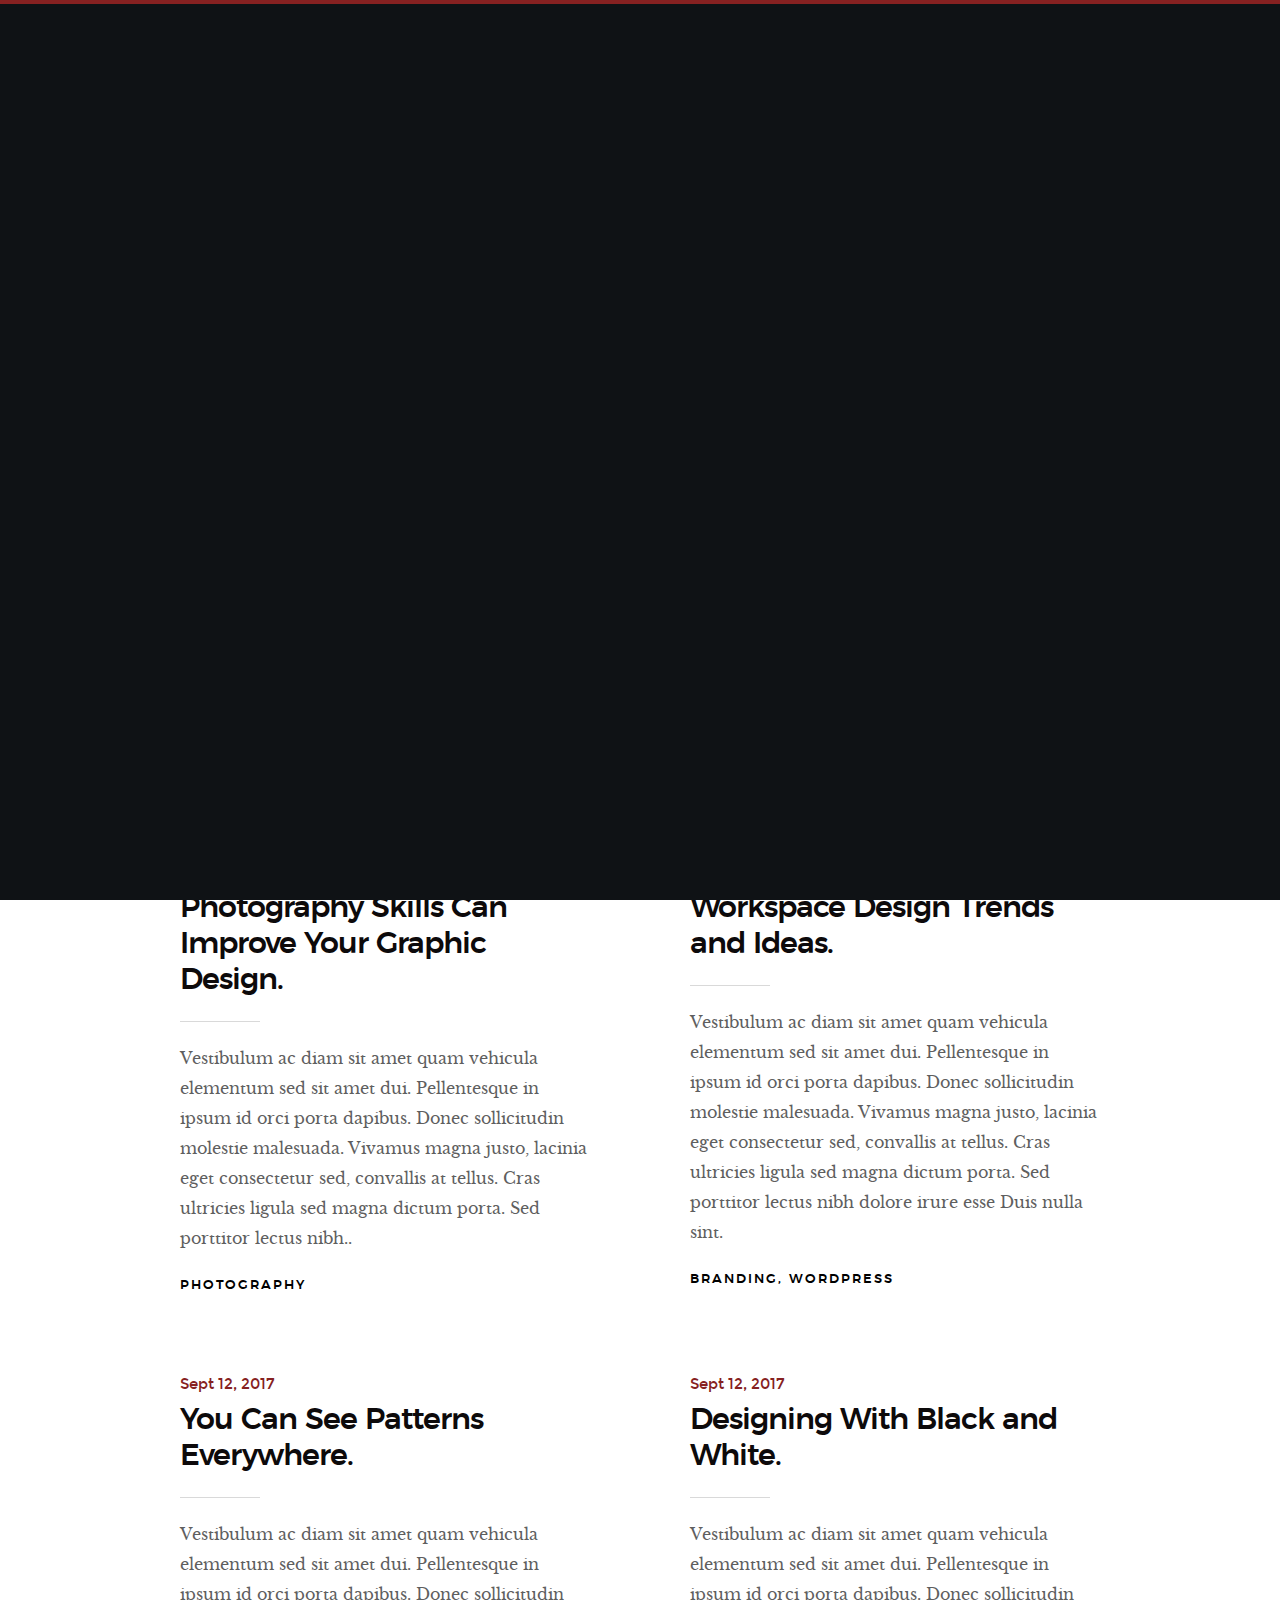
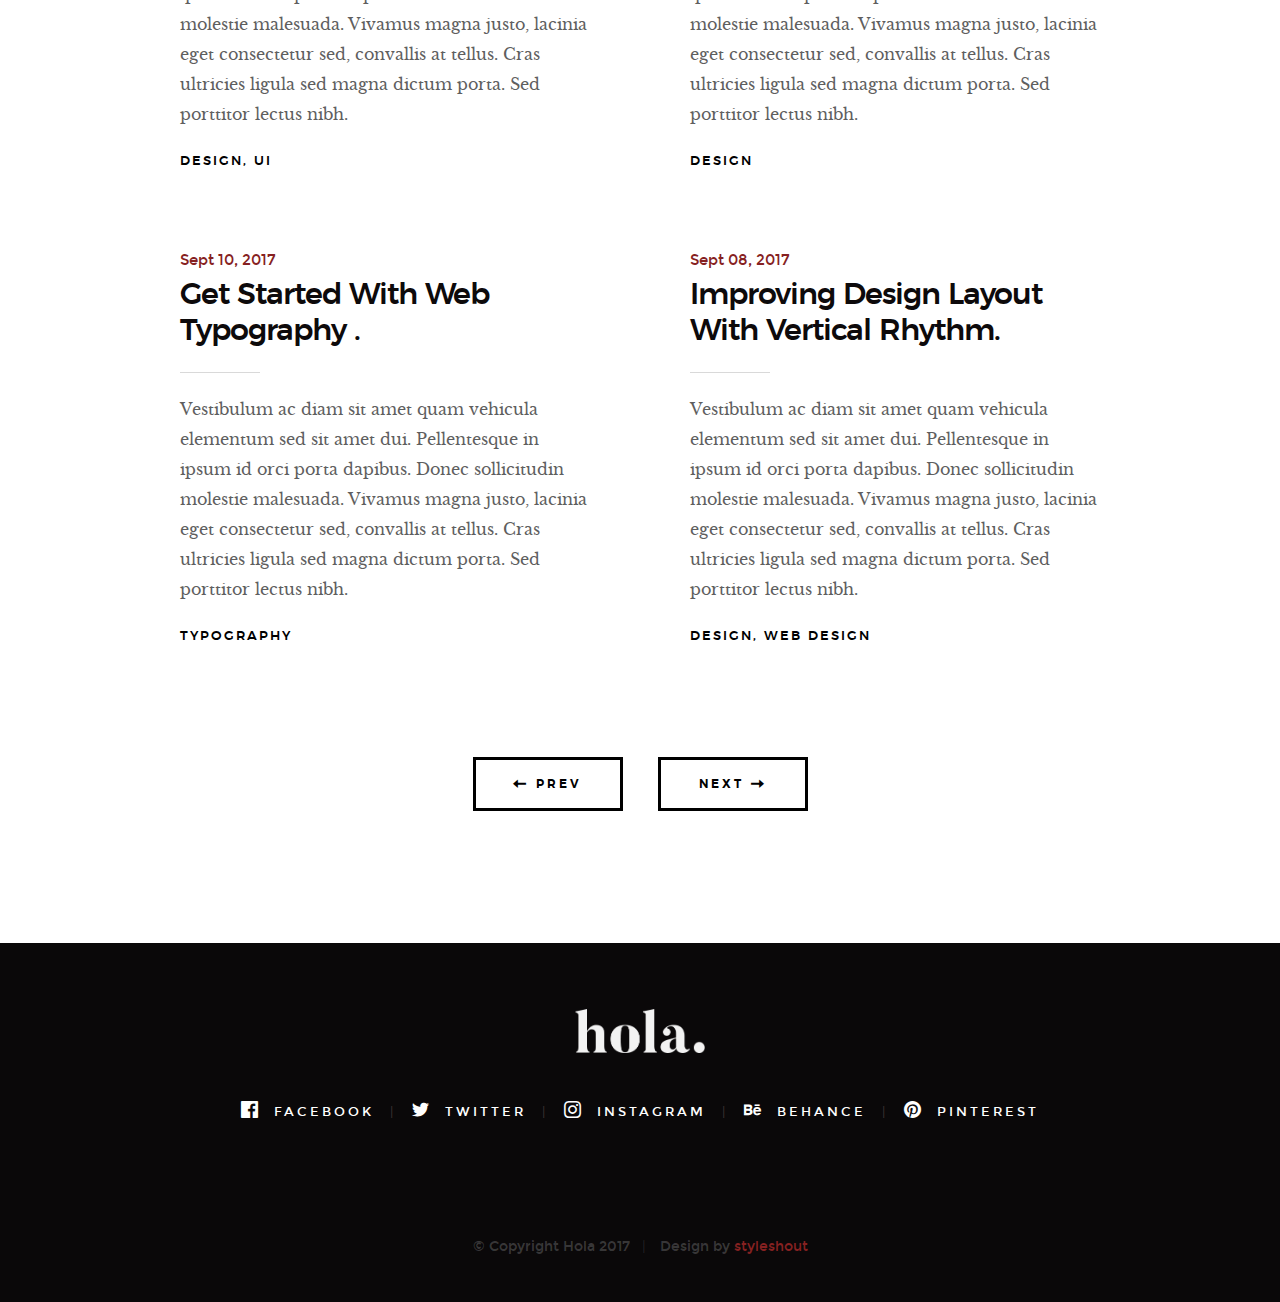
<file: Portfolio.WebUI/wwwroot/hola-master/blog.html>
<!DOCTYPE html>
<!--[if lt IE 9 ]><html class="no-js oldie" lang="en"> <![endif]-->
<!--[if IE 9 ]><html class="no-js oldie ie9" lang="en"> <![endif]-->
<!--[if (gte IE 9)|!(IE)]><!-->
<html class="no-js" lang="en">
<!--<![endif]-->

<head>

    <!--- basic page needs
    ================================================== -->
    <meta charset="utf-8">
    <title>Blog - Hola</title>
    <meta name="description" content="">
    <meta name="author" content="">

    <!-- mobile specific metas
    ================================================== -->
    <meta name="viewport" content="width=device-width, initial-scale=1">

    <!-- CSS
    ================================================== -->
    <link rel="stylesheet" href="css/base.css">
    <link rel="stylesheet" href="css/vendor.css">
    <link rel="stylesheet" href="css/main.css">

    <!-- script
    ================================================== -->
    <script src="js/modernizr.js"></script>
    <script src="js/pace.min.js"></script>

    <!-- favicons
    ================================================== -->
    <link rel="shortcut icon" href="favicon.ico" type="image/x-icon">
    <link rel="icon" href="favicon.ico" type="image/x-icon">

</head>


<body id="top">

    <!-- header
    ================================================== -->
    <header class="s-header">

        <div class="header-logo">
            <a class="site-logo" href="index.html"><img src="images/logo.png" alt="Homepage"></a>
        </div>

        <nav class="header-nav-wrap">
            <ul class="header-nav">
                <li><a href="index.html#home" title="home">Home</a></li>
                <li><a href="index.html#about" title="about">About</a></li>
                <li><a href="index.html#works" title="works">Works</a></li>
                <li class="current"><a href="blog.html" title="blog">Blog</a></li>
                <li><a href="index.html#contact" title="contact">Contact</a></li>	
            </ul>
        </nav>

        <a class="header-menu-toggle" href="#0"><span>Menu</span></a>

    </header> <!-- end s-header -->


    <!-- page header
    ================================================== -->
    <section class="page-header page-hero" style="background-image:url(images/blog/blog-bg-01.jpg)">

        <div class="row page-header__content">
            <article class="col-full">

                <div class="page-header__info">
                    <div class="page-header__cat">
                        <a href="#0">Branding</a><a href="#0">Design</a>
                    </div>
                    <div class="page-header__date">
                        Sept 16, 2017
                    </div>
                </div>
                
                <h1 class="page-header__title">
                    <a href="#0" title="">
                        The 10 Golden Rules of Clean Simple Design.
                    </a>
                </h1>
                <p>Pellentesque in ipsum id orci porta dapibus amet dui. Ad id deserunt ratione autem eius et minima ut et. Nihil sed quis velit aut enim aliquam. Quas non ad sint eveniet voluptatem est iure...</p>
                <p>
                    <a href="#0" class="btn btn--stroke page-header__btn">Read More</a>
                </p>
            </article>
        </div>

    </section> <!-- end page-header -->


    <!-- blog
    ================================================== -->
    <section class="blog-content-wrap">

        <div class="row blog-content">
            <div class="col-full">

                <div class="blog-list block-1-2 block-tab-full">

                    <article class="col-block">
                        
                        <div class="blog-date">
                            <a href="blog-single.html">Sept 15, 2017</a>
                        </div>  
                        
                        <h2 class="h01"><a href="blog-single.html">Photography Skills Can Improve Your Graphic Design.</a></h2>
                        <p>
                        Vestibulum ac diam sit amet quam vehicula elementum sed sit amet dui. Pellentesque in ipsum id orci porta dapibus. Donec sollicitudin molestie malesuada. Vivamus magna justo, lacinia eget consectetur sed, convallis at tellus. Cras ultricies ligula sed magna dictum porta. Sed porttitor lectus nibh..
                        </p>

                        <div class="blog-cat">
                            <a href="blog.html">Photography</a>
                        </div>

                    </article>

                    <article class="col-block">
                        
                        <div class="blog-date">
                            <a href="blog-single.html">Sept 14, 2017</a>
                        </div>

                        <h2 class="h01"><a href="blog-single.html">Workspace Design Trends and Ideas.</a></h2>
                        <p>
                        Vestibulum ac diam sit amet quam vehicula elementum sed sit amet dui. Pellentesque in ipsum id orci porta dapibus. Donec sollicitudin molestie malesuada. Vivamus magna justo, lacinia eget consectetur sed, convallis at tellus. Cras ultricies ligula sed magna dictum porta. Sed porttitor lectus nibh dolore irure esse Duis nulla sint.
                        </p>

                        <div class="blog-cat">
                            <a href="blog.html">Branding</a><a href="blog.html">Wordpress</a>
                        </div>
                    </article>

                    <article class="col-block">
                        
                        <div class="blog-date">
                            <a href="blog-single.html">Sept 12, 2017</a>
                        </div>    
                        <h2 class="h01"><a href="blog-single.html">You Can See Patterns Everywhere.</a></h2>
                        <p>
                        Vestibulum ac diam sit amet quam vehicula elementum sed sit amet dui. Pellentesque in ipsum id orci porta dapibus. Donec sollicitudin molestie malesuada. Vivamus magna justo, lacinia eget consectetur sed, convallis at tellus. Cras ultricies ligula sed magna dictum porta. Sed porttitor lectus nibh.
                        </p>

                        <div class="blog-cat">
                            <a href="blog.html">Design</a><a href="blog.html">UI</a>
                        </div>
                    </article>

                    <article class="col-block">
                        
                        <div class="blog-date">
                            <a href="blog-single.html">Sept 12, 2017</a>
                        </div>
                        <h2 class="h01"><a href="blog-single.html">Designing With Black and White.</a></h2>
                        <p>
                        Vestibulum ac diam sit amet quam vehicula elementum sed sit amet dui. Pellentesque in ipsum id orci porta dapibus. Donec sollicitudin molestie malesuada. Vivamus magna justo, lacinia eget consectetur sed, convallis at tellus. Cras ultricies ligula sed magna dictum porta. Sed porttitor lectus nibh.
                        </p>

                        <div class="blog-cat">
                            <a href="blog.html">Design</a>
                        </div>
                    </article>

                    <article class="col-block">
                        <div class="blog-date">
                            <a href="blog-single.html">Sept 10, 2017</a>
                        </div>
                        <h2 class="h01"><a href="blog-single.html">Get Started With Web Typography .</a></h2>
                        <p>
                        Vestibulum ac diam sit amet quam vehicula elementum sed sit amet dui. Pellentesque in ipsum id orci porta dapibus. Donec sollicitudin molestie malesuada. Vivamus magna justo, lacinia eget consectetur sed, convallis at tellus. Cras ultricies ligula sed magna dictum porta. Sed porttitor lectus nibh.
                        </p>

                        <div class="blog-cat">
                            <a href="blog.html">Typography</a>
                        </div>
                    </article>

                    <article class="col-block">
                        
                        <div class="blog-date">
                            <a href="blog-single.html">Sept 08, 2017</a>
                        </div>
                        <h2 class="h01"><a href="blog-single.html">Improving Design Layout With Vertical Rhythm.</a></h2>
                        <p>
                        Vestibulum ac diam sit amet quam vehicula elementum sed sit amet dui. Pellentesque in ipsum id orci porta dapibus. Donec sollicitudin molestie malesuada. Vivamus magna justo, lacinia eget consectetur sed, convallis at tellus. Cras ultricies ligula sed magna dictum porta. Sed porttitor lectus nibh.
                        </p>

                        <div class="blog-cat">
                            <a href="blog.html">Design</a><a href="#0">Web Design</a>
                        </div>
                    </article>

                </div> <!-- end blog-list -->

            </div> <!-- end col-full -->
        </div> <!-- end blog-content -->

        <div class="row blog-entries-nav">
            <div class="col-full">
                <a href="#0" class="btn btn--stroke">
                    <i class="im im-arrow-left"></i>
                    Prev
                </a>
                <a href="#0" class="btn btn--stroke">
                    Next
                    <i class="im im-arrow-right"></i>
                </a>
            </div>
        </div>

    </section> <!-- end blog-content-wrap -->


    <!-- footer
    ================================================== -->
    <footer>
        <div class="row">
            <div class="col-full">

                <div class="footer-logo">
                    <a class="footer-site-logo" href="#0"><img src="images/logo.png" alt="Homepage"></a>
                </div>

                <ul class="footer-social">
                    <li><a href="#0">
                        <i class="im im-facebook" aria-hidden="true"></i>
                        <span>Facebook</span>
                    </a></li>
                    <li><a href="#0">
                        <i class="im im-twitter" aria-hidden="true"></i>
                        <span>Twitter</span>
                    </a></li>
                    <li><a href="#0">
                        <i class="im im-instagram" aria-hidden="true"></i>
                        <span>Instagram</span>
                    </a></li>
                    <li><a href="#0">
                        <i class="im im-behance" aria-hidden="true"></i>
                        <span>Behance</span>
                    </a></li>
                    <li><a href="#0">
                        <i class="im im-pinterest" aria-hidden="true"></i>
                        <span>Pinterest</span>
                    </a></li>
                </ul>
                    
            </div>
        </div>

        <div class="row footer-bottom">

            <div class="col-twelve">
                <div class="copyright">
                    <span>© Copyright Hola 2017</span> 
                    <span>Design by <a href="https://www.styleshout.com/">styleshout</a></span>	
                </div>

                <div class="go-top">
                <a class="smoothscroll" title="Back to Top" href="#top"><i class="im im-arrow-up" aria-hidden="true"></i></a>
                </div>
            </div>

        </div> <!-- end footer-bottom -->

    </footer> <!-- end footer -->


    <div id="preloader"> 
        <div id="loader"></div>
    </div>


    <!-- Java Script
    ================================================== -->
    <script src="js/jquery-3.2.1.min.js"></script>
    <script src="js/plugins.js"></script>
    <script src="js/main.js"></script>

</body>

</html>
</file>
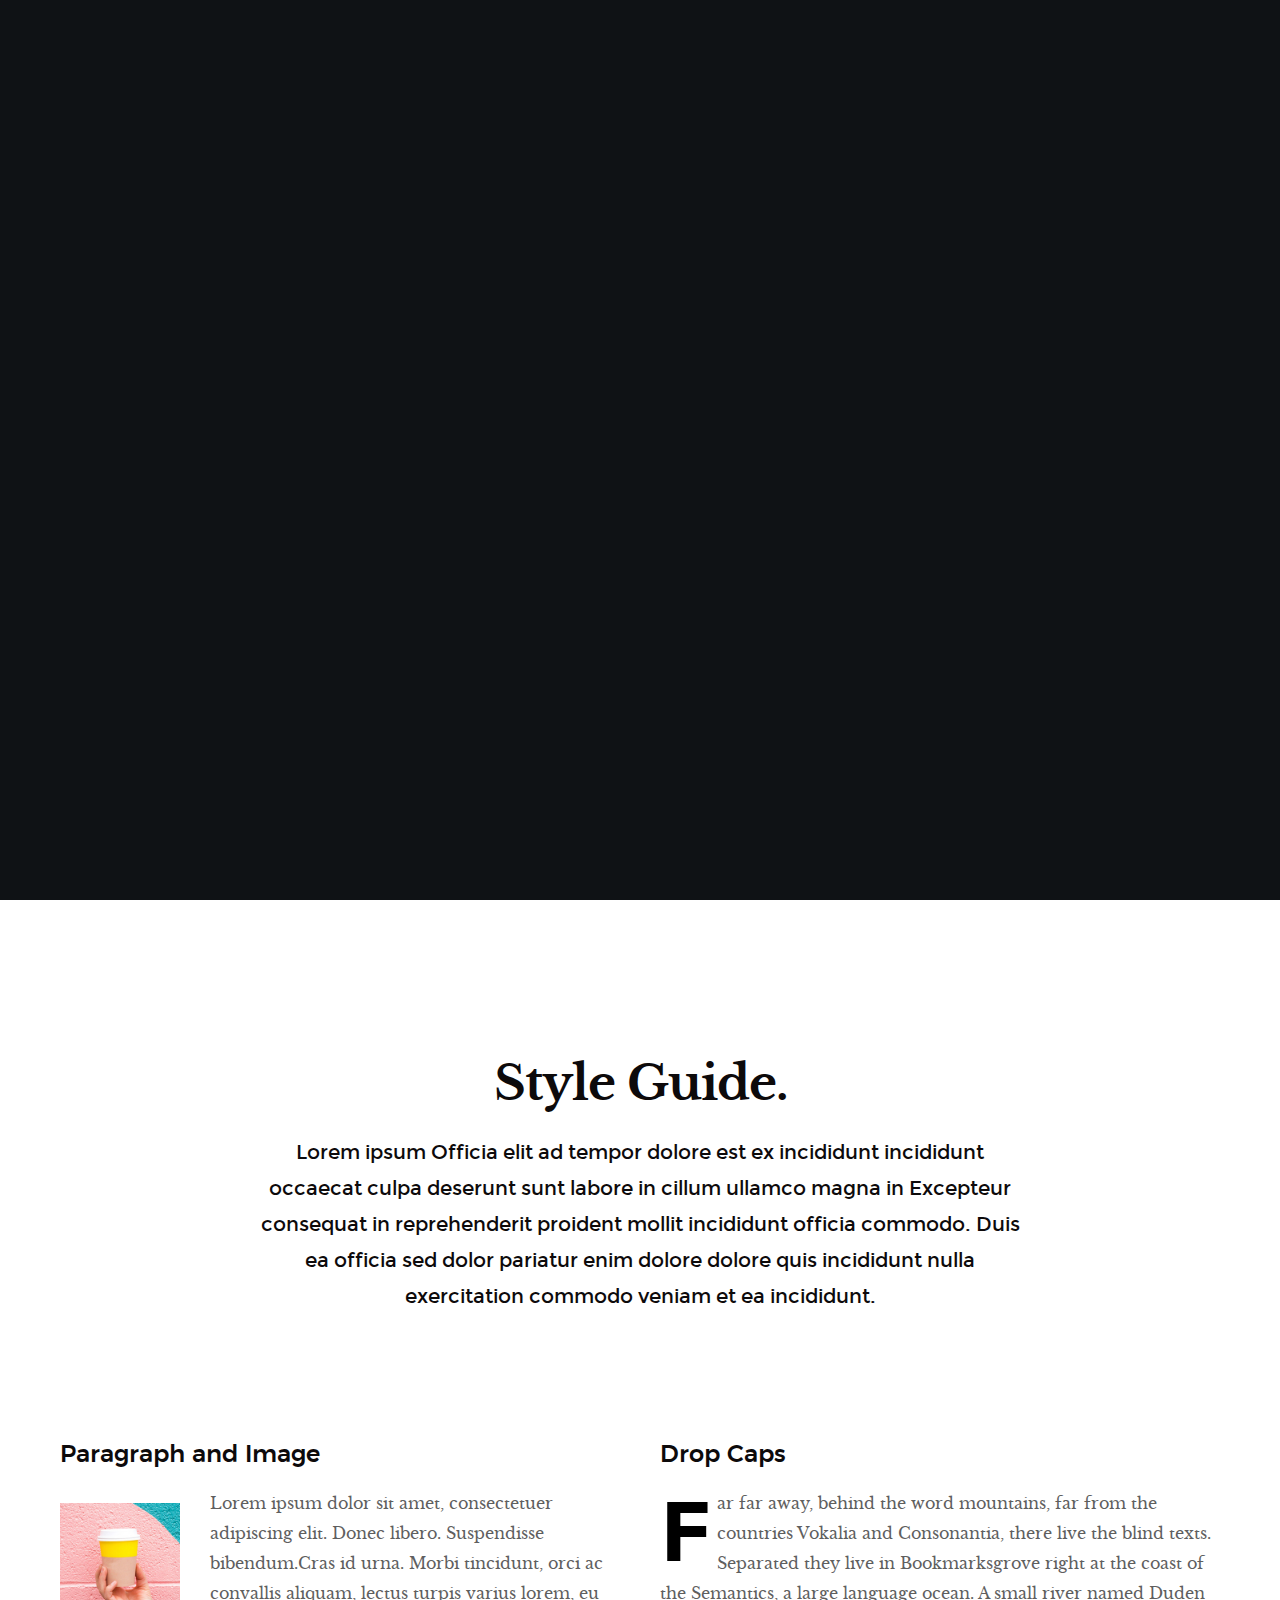
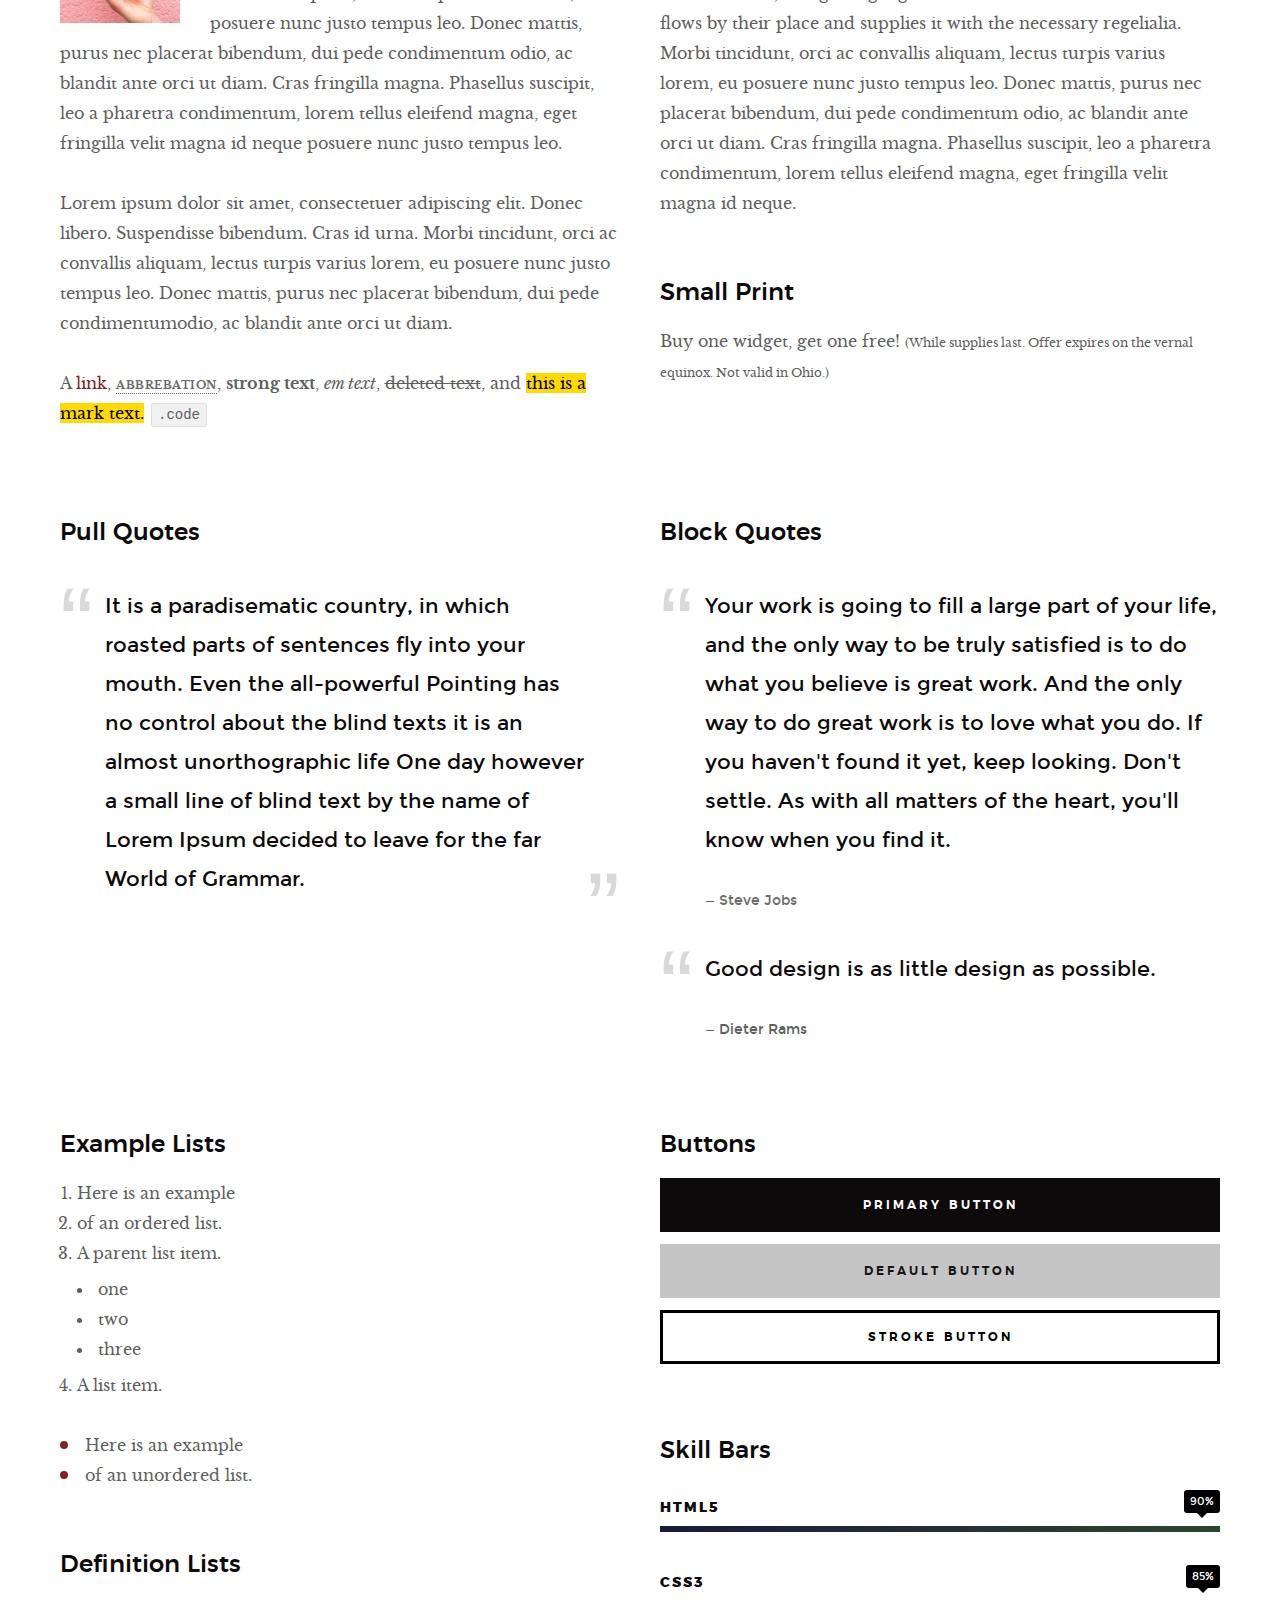
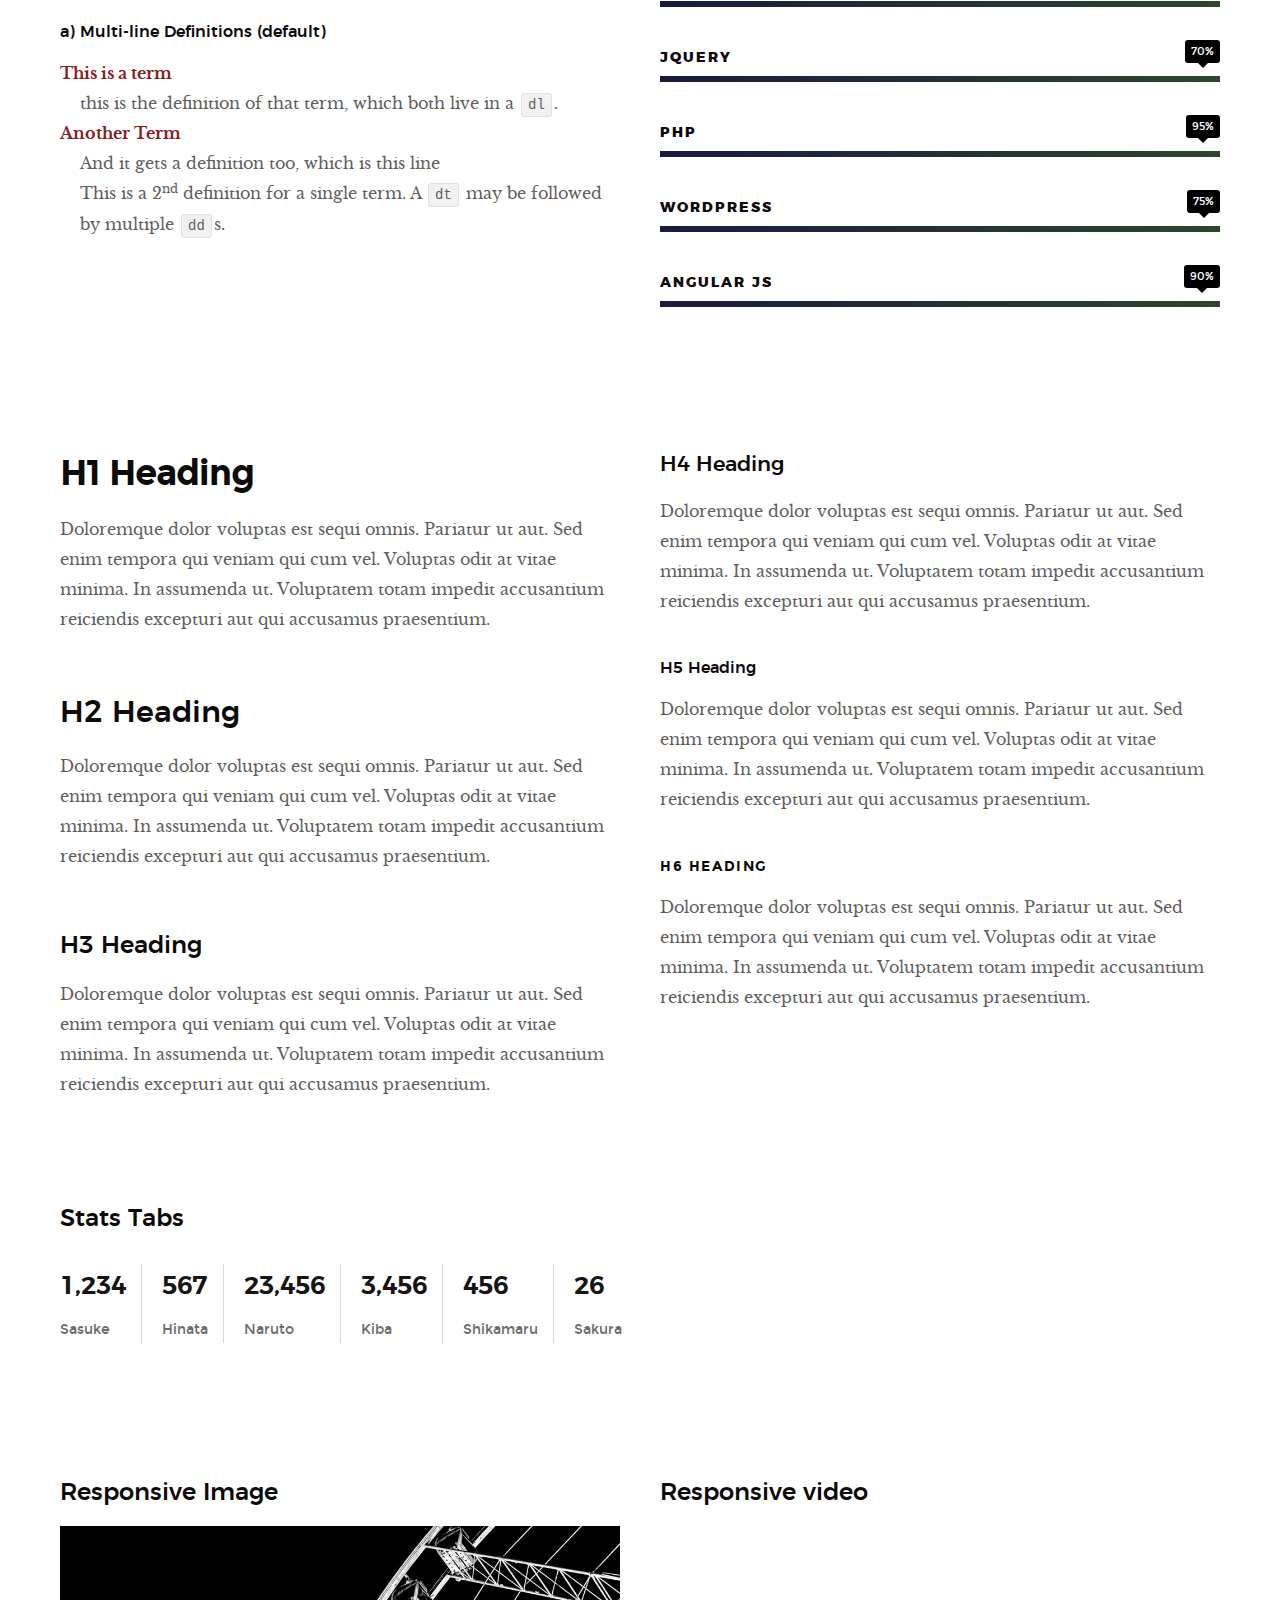
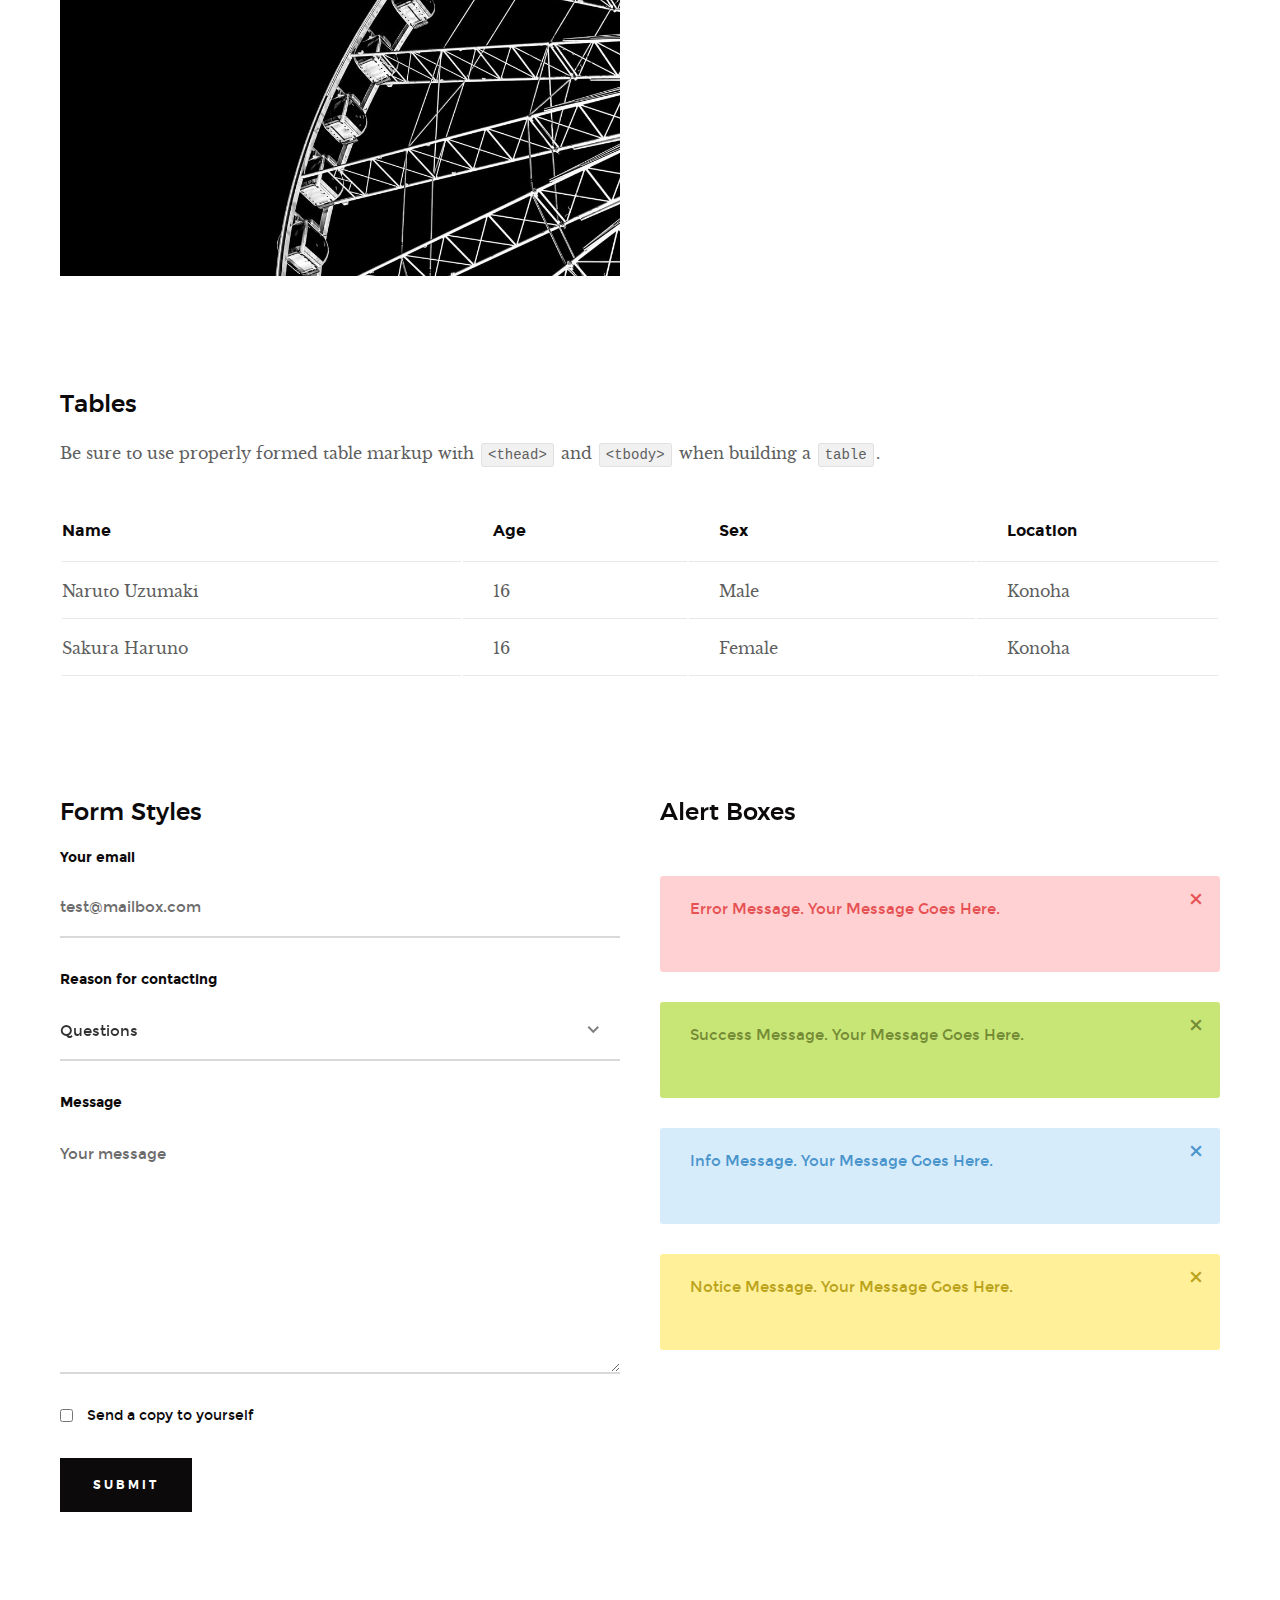
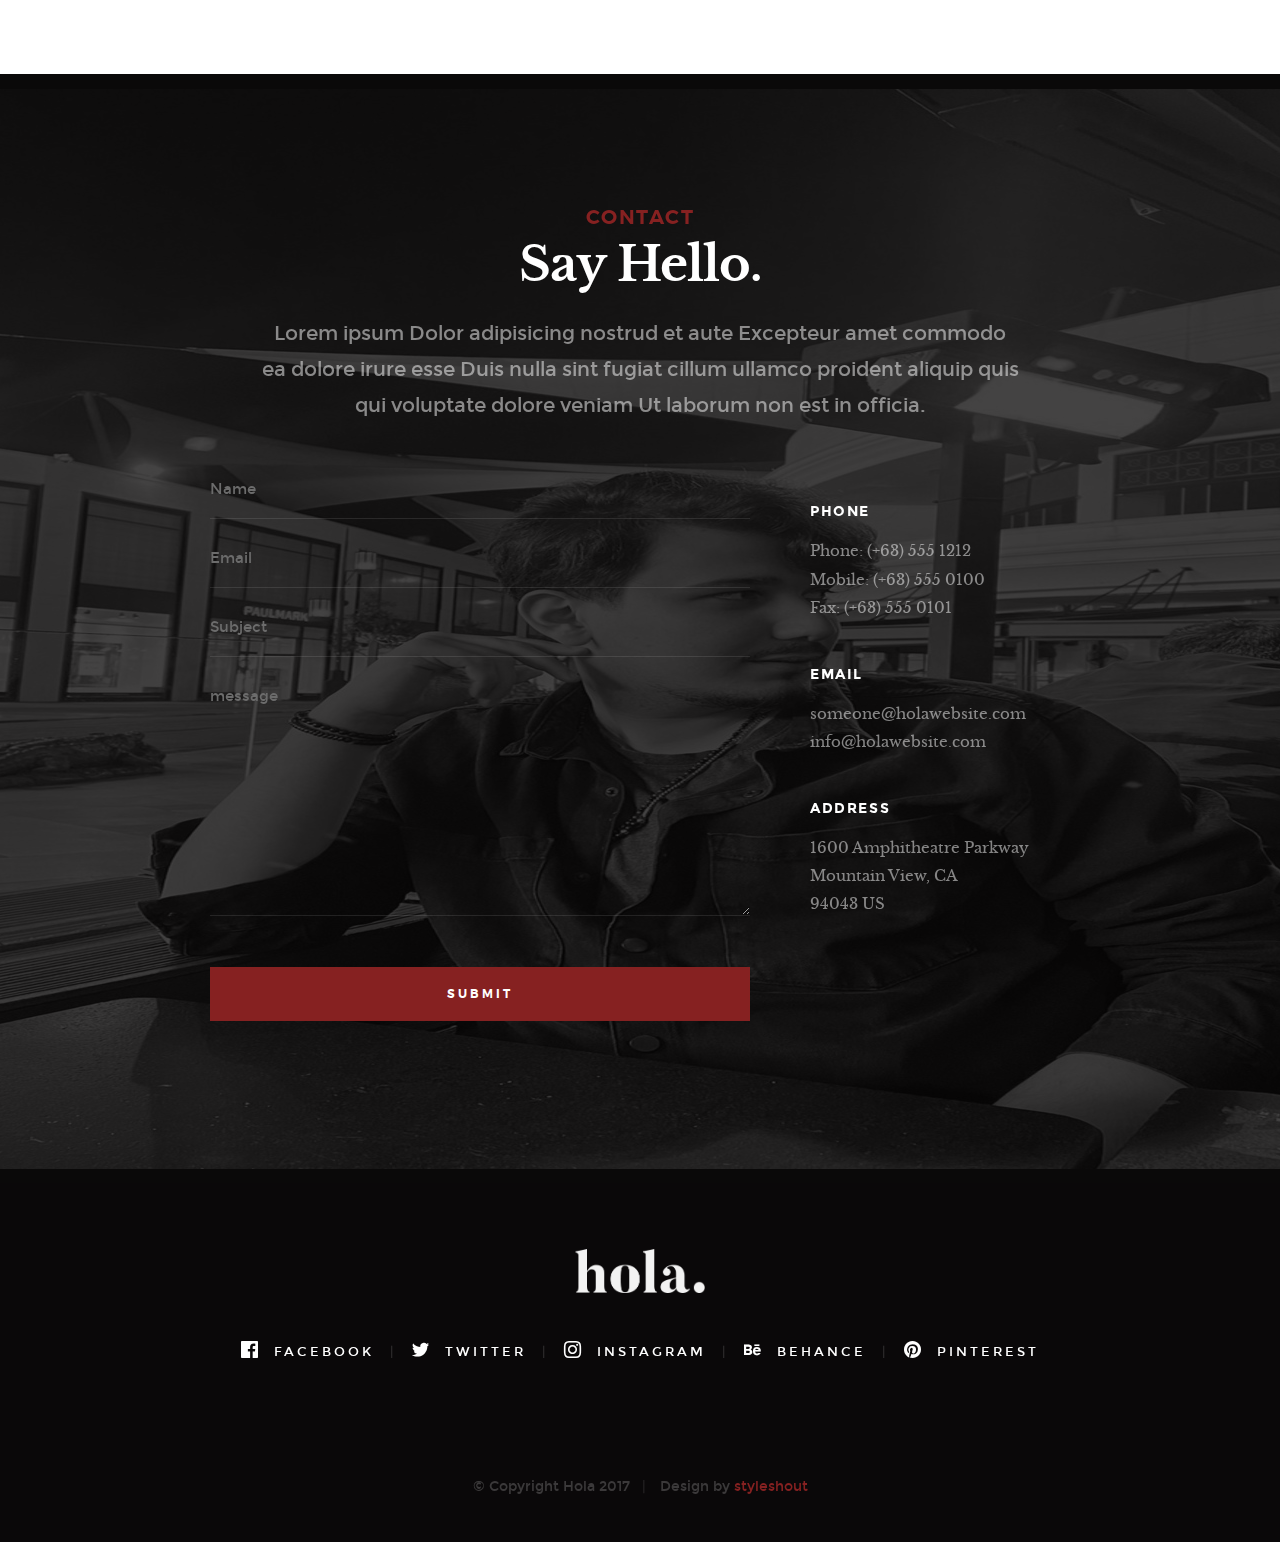
<file: Portfolio.WebUI/wwwroot/hola-master/styles.html>
<!DOCTYPE html>
<!--[if lt IE 9 ]><html class="no-js oldie" lang="en"> <![endif]-->
<!--[if IE 9 ]><html class="no-js oldie ie9" lang="en"> <![endif]-->
<!--[if (gte IE 9)|!(IE)]><!-->
<html class="no-js" lang="en">
<!--<![endif]-->

<head>

    <!--- basic page needs
   ================================================== -->
    <meta charset="utf-8">
    <title>Style Guide - Hola</title>
    <meta name="description" content="">
    <meta name="author" content="">

    <!-- mobile specific metas
   ================================================== -->
    <meta name="viewport" content="width=device-width, initial-scale=1">

    <!-- CSS
   ================================================== -->
    <link rel="stylesheet" href="css/base.css">
    <link rel="stylesheet" href="css/vendor.css">
    <link rel="stylesheet" href="css/main.css">

    <style type="text/css" media="screen">
        .s-styles { 
             background: white;
              padding-top: 15rem;
              padding-bottom: 12rem;
        }
     </style> 

    <!-- script
   ================================================== -->
    <script src="js/modernizr.js"></script>
    <script src="js/pace.min.js"></script>

    <!-- favicons
	================================================== -->
    <link rel="shortcut icon" href="~/hola-master/favicon.ico" type="image/x-icon">
    <link rel="icon" href="~/hola-master/favicon.ico" type="image/x-icon">

</head>

<body id="top">

    <!-- header
    ================================================== -->
    <header class="s-header">

        <div class="header-logo">
            <a class="site-logo" href="index.html"><img src="images/logo.png" alt="Homepage"></a>
        </div>

        <nav class="header-nav-wrap">
            <ul class="header-nav">
                <li><a href="index.html#home" title="home">Home</a></li>
                <li><a href="index.html#about" title="about">About</a></li>
                <li><a href="index.html#works" title="works">Works</a></li>
                <li class="current"><a href="blog.html" title="blog">Blog</a></li>
                <li><a href="index.html#contact" title="contact">Contact</a></li>	
            </ul>
        </nav>

        <a class="header-menu-toggle" href="#0"><span>Menu</span></a>

   </header> <!-- end s-header -->


   <!-- home
   ================================================== -->
   <section id="home" class="s-home page-hero target-section" data-parallax="scroll" data-image-src="images/hero-bg.jpg" data-natural-width=3000 data-natural-height=2000 data-position-y=center>
    
        <div class="overlay"></div>
        <div class="shadow-overlay"></div>

        <div class="home-content">

            <div class="row home-content__main">

                <h3>Hello There</h3>

                <h1>
                    I am Jonathan Doe. <br>
                    I am a graphic & UI/UX <br>
                    designer based in Somewhere.
                </h1>

                <div class="home-content__buttons">
                    <a href="index.html#works" class="btn btn--stroke">
                        Latest Projects
                    </a>
                    <a href="index.html#about" class="btn btn--stroke">
                        More About Me
                    </a>
                </div>

                <div class="home-content__scroll">
                    <a href="#styles" class="smoothscroll scroll-link">
                        <span>Scroll Down</span>
                    </a>
                </div>

            </div>

        </div> <!-- end home-content -->

        <ul class="home-social">
            <li>
                <a href="#"><i class="im im-facebook" aria-hidden="true"></i><span>Facebook</span></a>
            </li>
            <li>
                <a href="#"><i class="im im-twitter" aria-hidden="true"></i><span>Twiiter</span></a>
            </li>
            <li>
                <a href="#"><i class="im im-instagram" aria-hidden="true"></i><span>Instagram</span></a>
            </li>
            <li>
                <a href="#"><i class="im im-behance" aria-hidden="true"></i><span>Behance</span></a>
            </li>
            <li>
                <a href="#"><i class="im im-pinterest" aria-hidden="true"></i><span>Pinterest</span></a>
            </li>
        </ul> 
        <!-- end home-social -->

    </section> <!-- end s-home -->


    <!-- styles
    ================================================== -->
    <section id="styles" class="s-styles">
    
        <div class="row narrow section-intro add-bottom text-center">

            <div class="col-twelve tab-full">

                <h1>Style Guide.</h1>

                <p class="lead">Lorem ipsum Officia elit ad tempor dolore est ex incididunt incididunt occaecat culpa deserunt sunt labore in cillum ullamco magna in Excepteur consequat in reprehenderit proident mollit incididunt officia commodo.
                Duis ea officia sed dolor pariatur enim dolore dolore quis incididunt nulla exercitation commodo veniam et ea incididunt.</p>

            </div>

        </div>

        <div class="row">

            <div class="col-six tab-full">

                <h3>Paragraph and Image</h3>

                <p><a href="#"><img width="120" height="120" class="pull-left" alt="sample-image" src="images/sample-image.jpg"></a>
                Lorem ipsum dolor sit amet, consectetuer adipiscing elit. Donec libero. Suspendisse bibendum.Cras id urna. Morbi tincidunt, orci ac convallis aliquam, lectus turpis varius lorem, eu posuere nunc justo tempus leo. Donec mattis, purus nec placerat bibendum, dui pede condimentum odio, ac blandit ante orci ut diam. Cras fringilla magna. Phasellus suscipit, leo a pharetra condimentum, lorem tellus eleifend magna, eget fringilla velit magna id neque posuere nunc justo tempus leo. </p>

                <p>
                Lorem ipsum dolor sit amet, consectetuer adipiscing elit. Donec libero. Suspendisse bibendum. Cras id urna. Morbi tincidunt, orci ac convallis aliquam, lectus turpis varius lorem, eu posuere nunc justo tempus leo. Donec mattis, purus nec placerat bibendum, dui pede condimentumodio, ac blandit ante orci ut diam.	
                </p>

                <p>A <a href="#">link</a>,
                <abbr title="this really isn't a very good description">abbrebation</abbr>,
                <strong>strong text</strong>,
                <em>em text</em>,
                <del>deleted text</del>, and
                <mark>this is a mark text.</mark>
                <code>.code</code>
                </p>

            </div>

            <div class="col-six tab-full">

                <h3>Drop Caps</h3>

                <p class="drop-cap">Far far away, behind the word mountains, far from the countries Vokalia and Consonantia,
                there live the blind texts. Separated they live in Bookmarksgrove right at the coast of the
                Semantics, a large language ocean. A small river named Duden flows by their place and supplies it with the necessary regelialia. Morbi tincidunt, orci ac convallis aliquam, lectus turpis varius lorem, eu	posuere nunc justo tempus leo. Donec mattis, purus nec placerat bibendum, dui pede condimentum odio, ac blandit ante orci ut diam. Cras fringilla magna. Phasellus suscipit, leo a pharetra condimentum, lorem tellus eleifend magna, eget fringilla velit magna id neque.
                </p>

                <h3>Small Print</h3>

                <p>Buy one widget, get one free!
                <small>(While supplies last. Offer expires on the vernal equinox. Not valid in Ohio.)</small>
                </p>

            </div>

        </div> <!-- end row -->

        <div class="row">

            <div class="col-six tab-full">

                <h3>Pull Quotes</h3>

                <aside class="pull-quote">
                    <blockquote>
                    <p>It is a paradisematic country, in which roasted parts of
                    sentences fly into your mouth. Even the all-powerful Pointing has no control about the blind
                    texts it is an almost unorthographic life One day however a small line of blind text by the name
                    of Lorem Ipsum decided to leave for the far World of Grammar.</p>
                    </blockquote>
                </aside>

            </div>

            <div class="col-six tab-full">

                <h3>Block Quotes</h3>

                <blockquote cite="http://where-i-got-my-info-from.com">
                <p>Your work is going to fill a large part of your life, and the only way to be truly satisfied is
                to do what you believe is great work. And the only way to do great work is to love what you do.
                If you haven't found it yet, keep looking. Don't settle. As with all matters of the heart, you'll know when you find it.
                </p>
                <cite>
                   <a href="#">Steve Jobs</a>
                </cite>
                </blockquote>

                <blockquote>
                <p>Good design is as little design as possible.</p>
                <cite>Dieter Rams</cite>
                </blockquote>

            </div>

        </div> <!-- end row -->


        <div class="row half-bottom">

            <div class="col-six tab-full">

                <h3>Example Lists</h3>

                <ol>
                    <li>Here is an example</li>
                    <li>of an ordered list.</li>
                    <li>A parent list item.
                            <ul>
                                <li>one</li>
                                <li>two</li>
                                <li>three</li>
                        </ul>
                        </li>
                        <li>A list item.</li>
                    </ol>

                <ul class="disc">
                    <li>Here is an example</li>
                    <li>of an unordered list.</li>
                </ul>

                <h3>Definition Lists</h3>

                <h5>a) Multi-line Definitions (default) </h5>

                <dl>
                    <dt><strong>This is a term</strong></dt>
                        <dd>this is the definition of that term, which both live in a <code>dl</code>.</dd>
                    <dt><strong>Another Term</strong></dt>
                        <dd>And it gets a definition too, which is this line</dd>
                        <dd>This is a 2<sup>nd</sup> definition for a single term. A <code>dt</code> may be followed by multiple <code>dd</code>s.</dd>
                </dl>

            </div>

            <div class="col-six tab-full">

                <h3>Buttons</h3>

                <p>
                    <a class="btn btn--primary full-width" href="#0">Primary Button</a>
                    <a class="btn full-width" href="#0">Default Button</a>
                    <a class="btn btn--stroke full-width" href="#0">Stroke Button</a>
                </p>

                <h3>Skill Bars</h3>
                
                <ul class="skill-bars">
                    <li>
                    <div class="progress percent90"><span>90%</span></div>
                    <strong>HTML5</strong>
                    </li>
                    <li>
                    <div class="progress percent85"><span>85%</span></div>
                    <strong>CSS3</strong>
                    </li>
                    <li>
                    <div class="progress percent70"><span>70%</span></div>
                    <strong>JQuery</strong>
                    </li>
                    <li>
                    <div class="progress percent95"><span>95%</span></div>
                    <strong>PHP</strong>
                    </li>
                    <li>
                    <div class="progress percent75"><span>75%</span></div>
                    <strong>Wordpress</strong>
                    </li>
                    <li>
                    <div class="progress percent90"><span>90%</span></div>
                    <strong>Angular JS</strong>
                    </li>
                </ul>

            </div>

        </div> <!-- end row -->

        <div class="row half-bottom">

            <div class="col-six tab-full">
                    
                <h1>H1 Heading</h1>
                <p>Doloremque dolor voluptas est sequi omnis. Pariatur ut aut. Sed enim tempora qui veniam qui cum vel. 
                Voluptas odit at vitae minima. In assumenda ut. Voluptatem totam impedit accusantium reiciendis excepturi aut qui accusamus praesentium.</p>

                <h2>H2 Heading</h2>
                <p>Doloremque dolor voluptas est sequi omnis. Pariatur ut aut. Sed enim tempora qui veniam qui cum vel. 
                Voluptas odit at vitae minima. In assumenda ut. Voluptatem totam impedit accusantium reiciendis excepturi aut qui accusamus praesentium.</p>

                <h3>H3 Heading</h3>
                <p>Doloremque dolor voluptas est sequi omnis. Pariatur ut aut. Sed enim tempora qui veniam qui cum vel. 
                Voluptas odit at vitae minima. In assumenda ut. Voluptatem totam impedit accusantium reiciendis excepturi aut qui accusamus praesentium.</p>

            </div>

            <div class="col-six tab-full">
                    
                <h4>H4 Heading</h4>
                <p>Doloremque dolor voluptas est sequi omnis. Pariatur ut aut. Sed enim tempora qui veniam qui cum vel. 
                Voluptas odit at vitae minima. In assumenda ut. Voluptatem totam impedit accusantium reiciendis excepturi aut qui accusamus praesentium.</p>

                <h5>H5 Heading</h5>
                <p>Doloremque dolor voluptas est sequi omnis. Pariatur ut aut. Sed enim tempora qui veniam qui cum vel. 
                Voluptas odit at vitae minima. In assumenda ut. Voluptatem totam impedit accusantium reiciendis excepturi aut qui accusamus praesentium.</p>

                <h6>H6 Heading</h6>
                <p>Doloremque dolor voluptas est sequi omnis. Pariatur ut aut. Sed enim tempora qui veniam qui cum vel. 
                Voluptas odit at vitae minima. In assumenda ut. Voluptatem totam impedit accusantium reiciendis excepturi aut qui accusamus praesentium.</p>

            </div>

        </div>


        <div class="row half-bottom">

            <div class="col-twelve">

                    <h3>Stats Tabs</h3>

                <ul class="stats-tabs">
                    <li><a href="#">1,234 <em>Sasuke</em></a></li>
                    <li><a href="#">567 <em>Hinata</em></a></li>
                    <li><a href="#">23,456 <em>Naruto</em></a></li>
                    <li><a href="#">3,456 <em>Kiba</em></a></li>
                    <li><a href="#">456 <em>Shikamaru</em></a></li>
                    <li><a href="#">26 <em>Sakura</em></a></li>
                    </ul>

            </div>

        </div> <!-- end row -->


        <div class="row half-bottom">

            <div class="col-six tab-full">

                <h3>Responsive Image</h3>
                <p><img src="images/wheel-500.jpg" 
                    srcset="images/wheel-1000.jpg 1000w, 
                    images/wheel-500.jpg 500w" 
                    sizes="(max-width: 1000px) 100vw, 1000px" alt=""></p>

            </div>

            <div class="col-six tab-full">

                <h3>Responsive video</h3>

                <div class="video-container">
                <iframe src="http://player.vimeo.com/video/14592941?title=0&amp;byline=0&amp;portrait=0&amp;color=F64B39" width="500" height="281" frameborder="0" webkitallowfullscreen mozallowfullscreen allowfullscreen></iframe> 
                </div>

            </div>
          
        </div> <!-- end row -->


        <div class="row add-bottom">

            <div class="col-twelve">

                <h3>Tables</h3>
                <p>Be sure to use properly formed table markup with <code>&lt;thead&gt;</code> and <code>&lt;tbody&gt;</code> when building a <code>table</code>.</p>

                <div class="table-responsive">

                    <table>
                            <thead>
                            <tr>
                                <th>Name</th>
                                <th>Age</th>
                                <th>Sex</th>
                                <th>Location</th>
                            </tr>
                            </thead>
                            <tbody>
                            <tr>
                                <td>Naruto Uzumaki</td>
                                <td>16</td>
                                <td>Male</td>
                                <td>Konoha</td>
                            </tr>
                            <tr>
                                <td>Sakura Haruno</td>
                                <td>16</td>
                                <td>Female</td>
                                <td>Konoha</td>
                            </tr>
                            </tbody>
                    </table>

                </div>

            </div>
          
        </div> <!-- end row -->
    

        <div class="row">

            <div class="col-six tab-full">

                <h3>Form Styles</h3>

                <form>
                        <div>
                            <label for="sampleInput">Your email</label>
                            <input class="full-width" type="email" placeholder="test@mailbox.com" id="sampleInput">
                    </div>
                    <div>
                            <label for="sampleRecipientInput">Reason for contacting</label>
                            <div class="ss-custom-select">
                                <select class="full-width" id="sampleRecipientInput">
                                    <option value="Option 1">Questions</option>
                                    <option value="Option 2">Report</option>
                                    <option value="Option 3">Others</option>
                                </select>
                            </div>
                    </div>
                    
                        <label for="exampleMessage">Message</label>
                        <textarea class="full-width" placeholder="Your message" id="exampleMessage"></textarea>

                        <label class="add-bottom">
                            <input type="checkbox">
                            <span class="label-text">Send a copy to yourself</span>
                        </label>
                    
                        <input class="btn--primary" type="submit" value="Submit">

                </form>

            </div>

            <div class="col-six tab-full">

                <h3>Alert Boxes</h3>

                <br>
                
                <div class="alert-box alert-box--error hideit">
                    <p>Error Message. Your Message Goes Here.</p>
                    <i class="im im-x-mark alert-box__close"></i>
                </div><!-- /error -->
                        
                <div class="alert-box alert-box--success hideit">
                    <p>Success Message. Your Message Goes Here.</p>
                    <i class="im im-x-mark alert-box__close"></i>
                </div><!-- /success -->
                        
                <div class="alert-box alert-box--info hideit">
                    <p>Info Message. Your Message Goes Here.</p>
                    <i class="im im-x-mark alert-box__close"></i>
                </div><!-- /info -->
                        
                <div class="alert-box alert-box--notice hideit">
                    <p>Notice Message. Your Message Goes Here.</p>
                    <i class="im im-x-mark alert-box__close"></i>
                </div><!-- /notice -->
            
            </div>

        </div> <!-- end row -->

    </section> <!-- end styles -->


    <!-- s-contact
    ================================================== -->
    <section id="contact" class="s-contact target-section">

        <div class="overlay"></div>

        <div class="row narrow section-intro">
            <div class="col-full">
                <h3>Contact</h3>
                <h1>Say Hello.</h1>
                
                <p class="lead">Lorem ipsum Dolor adipisicing nostrud et aute Excepteur amet commodo ea dolore irure esse Duis nulla sint fugiat cillum ullamco proident aliquip quis qui voluptate dolore veniam Ut laborum non est in officia.</p>
            </div>
        </div>

        <div class="row contact__main">
            <div class="col-eight tab-full contact__form">
                <form name="contactForm" id="contactForm" method="post" action="">
                    <fieldset>
    
                    <div class="form-field">
                        <input name="contactName" type="text" id="contactName" placeholder="Name" value="" minlength="2" required="" aria-required="true" class="full-width">
                    </div>
                    <div class="form-field">
                        <input name="contactEmail" type="email" id="contactEmail" placeholder="Email" value="" required="" aria-required="true" class="full-width">
                    </div>
                    <div class="form-field">
                        <input name="contactSubject" type="text" id="contactSubject" placeholder="Subject" value="" class="full-width">
                    </div>                       
                    <div class="form-field">
                            <textarea name="contactMessage" id="contactMessage" placeholder="message" rows="10" cols="50" required="" aria-required="true" class="full-width"></textarea>
                        </div>                      
                    <div class="form-field">
                        <button class="full-width btn--primary">Submit</button>
                        <div class="submit-loader">
                            <div class="text-loader">Sending...</div>
                            <div class="s-loader">
                                <div class="bounce1"></div>
                                <div class="bounce2"></div>
                                <div class="bounce3"></div>
                            </div>
                        </div>
                    </div>
    
                    </fieldset>
                </form>

                <!-- contact-warning -->
                <div class="message-warning">
                        Something went wrong. Please try again.
                </div> 
            
                <!-- contact-success -->
                <div class="message-success">
                        Your message was sent, thank you!<br>
                </div>
                        
            </div>
            <div class="col-four tab-full contact__infos">
                <h4 class="h06">Phone</h4>
                <p>Phone: (+63) 555 1212<br>
                Mobile: (+63) 555 0100<br>
                Fax: (+63) 555 0101
                </p>

                <h4 class="h06">Email</h4>
                <p>someone@holawebsite.com<br>
                info@holawebsite.com
                </p>

                <h4 class="h06">Address</h4>
                <p>
                1600 Amphitheatre Parkway<br>
                Mountain View, CA<br>
                94043 US
                </p>
            </div>

        </div>

    </section> <!-- end s-contact -->


    <!-- footer
    ================================================== -->
    <footer>
            <div class="row">
                <div class="col-full">
    
                    <div class="footer-logo">
                        <a class="footer-site-logo" href="#0"><img src="images/logo.png" alt="Homepage"></a>
                    </div>
    
                    <ul class="footer-social">
                        <li><a href="#0">
                            <i class="im im-facebook" aria-hidden="true"></i>
                            <span>Facebook</span>
                        </a></li>
                        <li><a href="#0">
                            <i class="im im-twitter" aria-hidden="true"></i>
                            <span>Twitter</span>
                        </a></li>
                        <li><a href="#0">
                            <i class="im im-instagram" aria-hidden="true"></i>
                            <span>Instagram</span>
                        </a></li>
                        <li><a href="#0">
                            <i class="im im-behance" aria-hidden="true"></i>
                            <span>Behance</span>
                        </a></li>
                        <li><a href="#0">
                            <i class="im im-pinterest" aria-hidden="true"></i>
                            <span>Pinterest</span>
                        </a></li>
                    </ul>
                        
                </div>
            </div>
    
            <div class="row footer-bottom">
    
                <div class="col-twelve">
                    <div class="copyright">
                        <span>© Copyright Hola 2017</span> 
                        <span>Design by <a href="https://www.styleshout.com/">styleshout</a></span>	
                    </div>
    
                    <div class="go-top">
                    <a class="smoothscroll" title="Back to Top" href="#top"><i class="im im-arrow-up" aria-hidden="true"></i></a>
                    </div>
                </div>
    
            </div> <!-- end footer-bottom -->
    
        </footer> <!-- end footer -->
    
    
        <div id="preloader"> 
            <div id="loader"></div>
        </div>
    
    
        <!-- Java Script
        ================================================== -->
        <script src="js/jquery-3.2.1.min.js"></script>
        <script src="js/plugins.js"></script>
        <script src="js/main.js"></script>

</body>

</html>
</file>
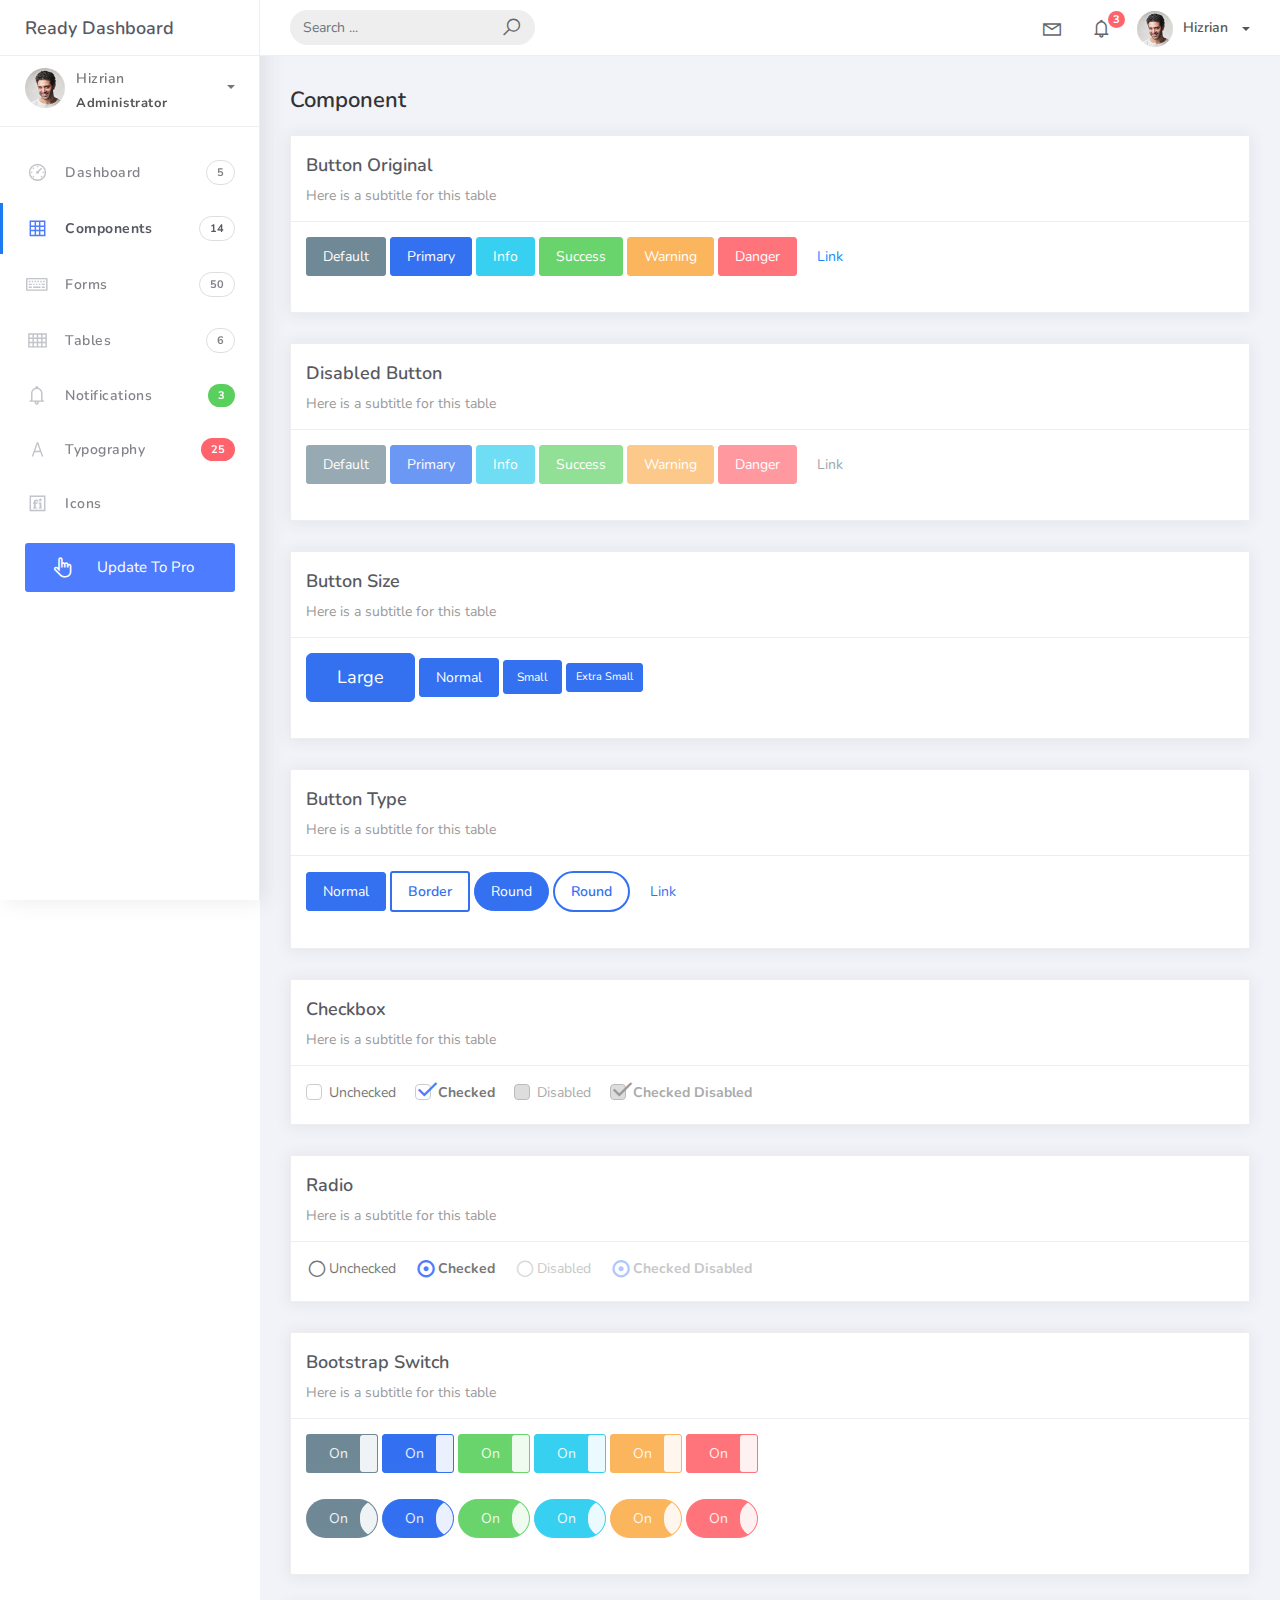
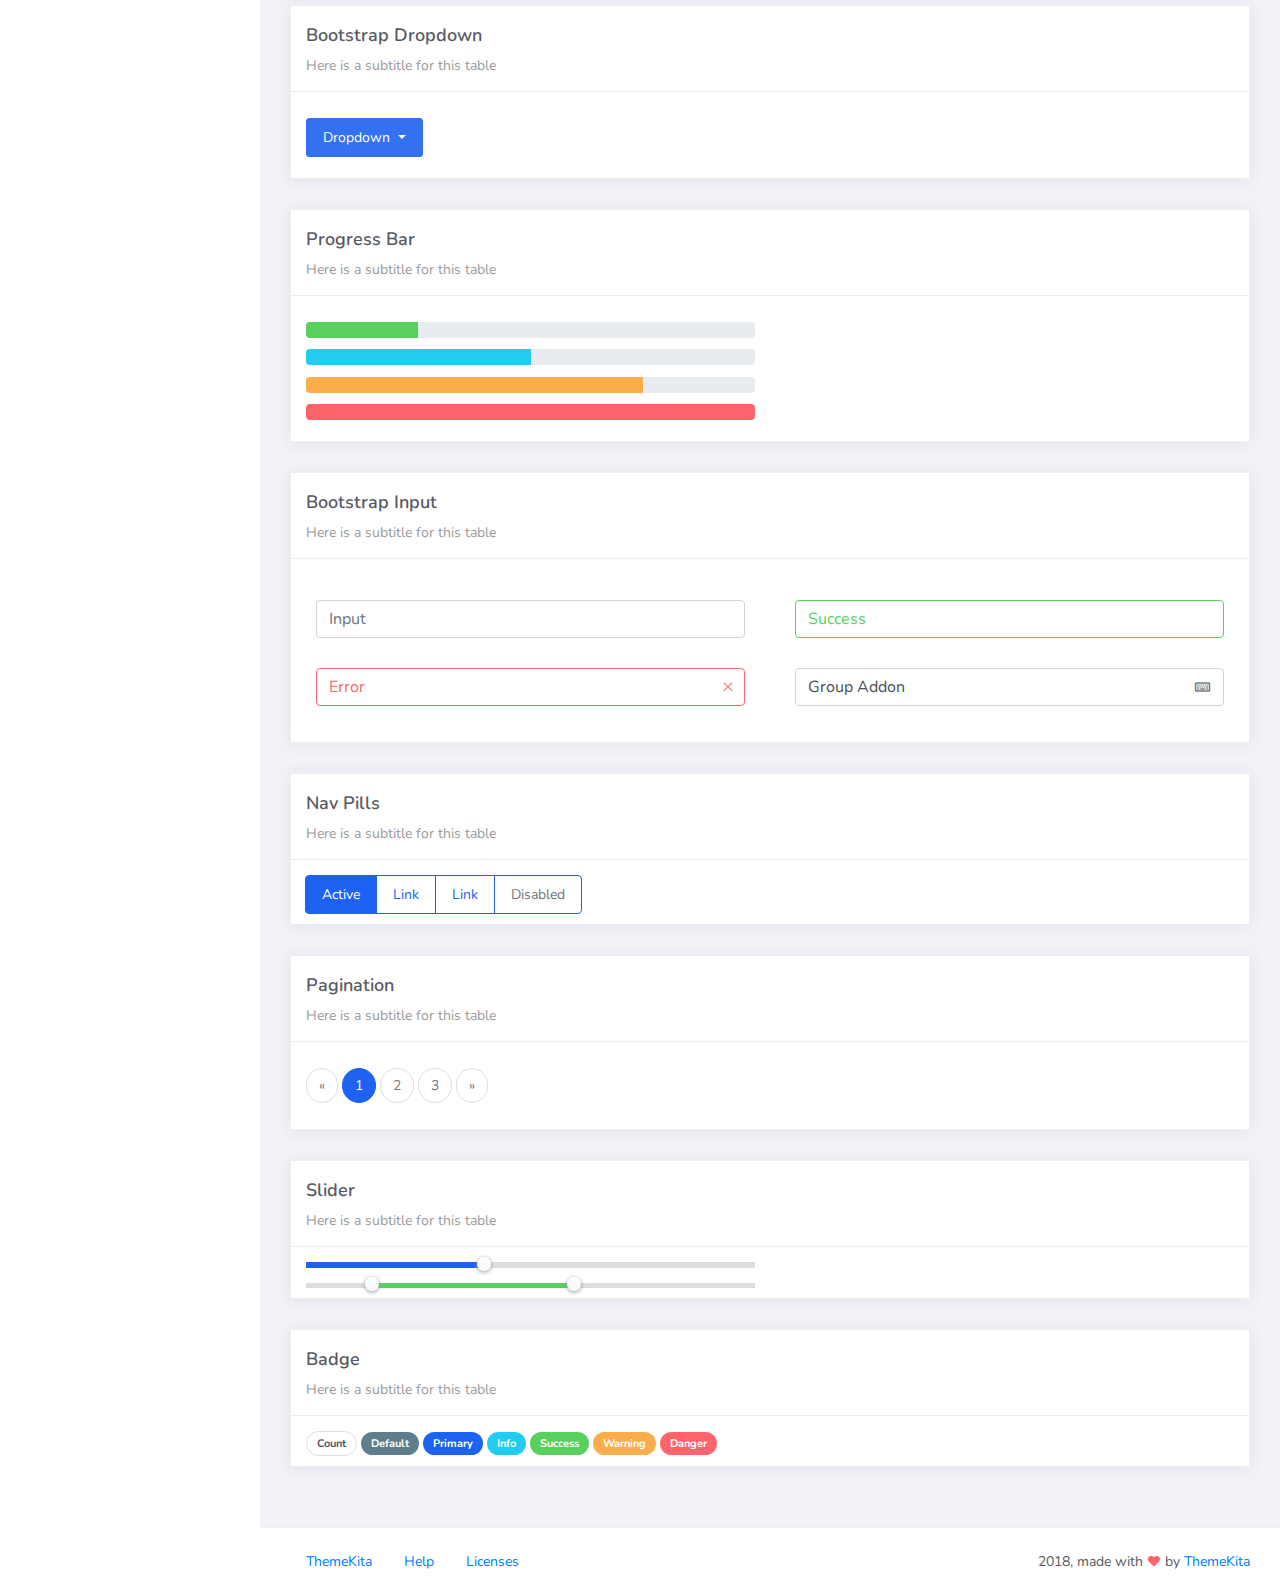
<file: Portfolio.WebUI/wwwroot/Ready-Bootstrap-Dashboard-master/components.html>
<!DOCTYPE html>
<html>
<head>
	<meta http-equiv="X-UA-Compatible" content="IE=edge,chrome=1" />
	<title>Components - Ready Bootstrap Dashboard</title>
	<meta content='width=device-width, initial-scale=1.0, maximum-scale=1.0, user-scalable=0, shrink-to-fit=no' name='viewport' />
	<link rel="stylesheet" href="assets/css/bootstrap.min.css">
	<link rel="stylesheet" href="https://fonts.googleapis.com/css?family=Nunito:200,200i,300,300i,400,400i,600,600i,700,700i,800,800i,900,900i">
	<link rel="stylesheet" href="assets/css/ready.css">
	<link rel="stylesheet" href="assets/css/demo.css">
</head>
<body>
	<div class="wrapper">
		<div class="main-header">
			<div class="logo-header">
				<a href="index.html" class="logo">
					Ready Dashboard
				</a>
				<button class="navbar-toggler sidenav-toggler ml-auto" type="button" data-toggle="collapse" data-target="collapse" aria-controls="sidebar" aria-expanded="false" aria-label="Toggle navigation">
					<span class="navbar-toggler-icon"></span>
				</button>
				<button class="topbar-toggler more"><i class="la la-ellipsis-v"></i></button>
			</div>
			<nav class="navbar navbar-header navbar-expand-lg">
				<div class="container-fluid">
					
					<form class="navbar-left navbar-form nav-search mr-md-3" action="">
						<div class="input-group">
							<input type="text" placeholder="Search ..." class="form-control">
							<div class="input-group-append">
								<span class="input-group-text">
									<i class="la la-search search-icon"></i>
								</span>
							</div>
						</div>
					</form>
					<ul class="navbar-nav topbar-nav ml-md-auto align-items-center">
						<li class="nav-item dropdown hidden-caret">
							<a class="nav-link dropdown-toggle" href="#" id="navbarDropdown" role="button" data-toggle="dropdown" aria-haspopup="true" aria-expanded="false">
								<i class="la la-envelope"></i>
							</a>
							<div class="dropdown-menu" aria-labelledby="navbarDropdown">
								<a class="dropdown-item" href="#">Action</a>
								<a class="dropdown-item" href="#">Another action</a>
								<div class="dropdown-divider"></div>
								<a class="dropdown-item" href="#">Something else here</a>
							</div>
						</li>
						<li class="nav-item dropdown hidden-caret">
							<a class="nav-link dropdown-toggle" href="#" id="navbarDropdown" role="button" data-toggle="dropdown" aria-haspopup="true" aria-expanded="false">
								<i class="la la-bell"></i>
								<span class="notification">3</span>
							</a>
							<ul class="dropdown-menu notif-box" aria-labelledby="navbarDropdown">
								<li>
									<div class="dropdown-title">You have 4 new notification</div>
								</li>
								<li>
									<div class="notif-center">
										<a href="#">
											<div class="notif-icon notif-primary"> <i class="la la-user-plus"></i> </div>
											<div class="notif-content">
												<span class="block">
													New user registered
												</span>
												<span class="time">5 minutes ago</span> 
											</div>
										</a>
										<a href="#">
											<div class="notif-icon notif-success"> <i class="la la-comment"></i> </div>
											<div class="notif-content">
												<span class="block">
													Rahmad commented on Admin
												</span>
												<span class="time">12 minutes ago</span> 
											</div>
										</a>
										<a href="#">
											<div class="notif-img"> 
												<img src="assets/img/profile2.jpg" alt="Img Profile">
											</div>
											<div class="notif-content">
												<span class="block">
													Reza send messages to you
												</span>
												<span class="time">12 minutes ago</span> 
											</div>
										</a>
										<a href="#">
											<div class="notif-icon notif-danger"> <i class="la la-heart"></i> </div>
											<div class="notif-content">
												<span class="block">
													Farrah liked Admin
												</span>
												<span class="time">17 minutes ago</span> 
											</div>
										</a>
									</div>
								</li>
								<li>
									<a class="see-all" href="javascript:void(0);"> <strong>See all notifications</strong> <i class="la la-angle-right"></i> </a>
								</li>
							</ul>
						</li>
						<li class="nav-item dropdown">
							<a class="dropdown-toggle profile-pic" data-toggle="dropdown" href="#" aria-expanded="false"> <img src="assets/img/profile.jpg" alt="user-img" width="36" class="img-circle"><span >Hizrian</span></span> </a>
							<ul class="dropdown-menu dropdown-user">
								<li>
									<div class="user-box">
										<div class="u-img"><img src="assets/img/profile.jpg" alt="user"></div>
										<div class="u-text">
											<h4>Hizrian</h4>
											<p class="text-muted">hello@themekita.com</p><a href="profile.html" class="btn btn-rounded btn-danger btn-sm">View Profile</a></div>
										</div>
									</li>
									<div class="dropdown-divider"></div>
									<a class="dropdown-item" href="#"><i class="ti-user"></i> My Profile</a>
									<a class="dropdown-item" href="#"></i> My Balance</a>
									<a class="dropdown-item" href="#"><i class="ti-email"></i> Inbox</a>
									<div class="dropdown-divider"></div>
									<a class="dropdown-item" href="#"><i class="ti-settings"></i> Account Setting</a>
									<div class="dropdown-divider"></div>
									<a class="dropdown-item" href="#"><i class="fa fa-power-off"></i> Logout</a>
								</ul>
								<!-- /.dropdown-user -->
							</li>
						</ul>
					</div>
				</nav>
			</div>
			<div class="sidebar">
				<div class="scrollbar-inner sidebar-wrapper">
					<div class="user">
						<div class="photo">
							<img src="assets/img/profile.jpg">
						</div>
						<div class="info">
							<a class="" data-toggle="collapse" href="#collapseExample" aria-expanded="true">
								<span>
									Hizrian
									<span class="user-level">Administrator</span>
									<span class="caret"></span>
								</span>
							</a>
							<div class="clearfix"></div>

							<div class="collapse in" id="collapseExample" aria-expanded="true" style="">
								<ul class="nav">
									<li>
										<a href="#profile">
											<span class="link-collapse">My Profile</span>
										</a>
									</li>
									<li>
										<a href="#edit">
											<span class="link-collapse">Edit Profile</span>
										</a>
									</li>
									<li>
										<a href="#settings">
											<span class="link-collapse">Settings</span>
										</a>
									</li>
								</ul>
							</div>
						</div>
					</div>
					<ul class="nav">
						<li class="nav-item">
							<a href="index.html">
								<i class="la la-dashboard"></i>
								<p>Dashboard</p>
								<span class="badge badge-count">5</span>
							</a>
						</li>
						<li class="nav-item active">
							<a href="components.html">
								<i class="la la-table"></i>
								<p>Components</p>
								<span class="badge badge-count">14</span>
							</a>
						</li>
						<li class="nav-item">
							<a href="forms.html">
								<i class="la la-keyboard-o"></i>
								<p>Forms</p>
								<span class="badge badge-count">50</span>
							</a>
						</li>
						<li class="nav-item">
							<a href="tables.html">
								<i class="la la-th"></i>
								<p>Tables</p>
								<span class="badge badge-count">6</span>
							</a>
						</li>
						<li class="nav-item">
							<a href="notifications.html">
								<i class="la la-bell"></i>
								<p>Notifications</p>
								<span class="badge badge-success">3</span>
							</a>
						</li>
						<li class="nav-item">
							<a href="typography.html">
								<i class="la la-font"></i>
								<p>Typography</p>
								<span class="badge badge-danger">25</span>
							</a>
						</li>
						<li class="nav-item">
							<a href="icons.html">
								<i class="la la-fonticons"></i>
								<p>Icons</p>
							</a>
						</li>
						<li class="nav-item update-pro">
							<button  data-toggle="modal" data-target="#modalUpdate">
								<i class="la la-hand-pointer-o"></i>
								<p>Update To Pro</p>
							</button>
						</li>
					</ul>
				</div>
			</div>
			<div class="main-panel">
				<div class="content">
					<div class="container-fluid">
						<h4 class="page-title">Component</h4>
						<div class="row">
							<div class="col-md-12">
								<div class="card">
									<div class="card-header">
										<h4 class="card-title">Button Original</h4>
										<p class="card-category">Here is a subtitle for this table</p>
									</div>
									<div class="card-body">
										<p class="demo">
											<button class="btn btn-default">Default</button>

											<button class="btn btn-primary">Primary</button>

											<button class="btn btn-info">Info</button>

											<button class="btn btn-success">Success</button>

											<button class="btn btn-warning">Warning</button>

											<button class="btn btn-danger">Danger</button>

											<button class="btn btn-link">Link</button>
										</p>
									</div>
								</div>
							</div>
							<div class="col-md-12">
								<div class="card">
									<div class="card-header">
										<h4 class="card-title">Disabled Button</h4>
										<p class="card-category">Here is a subtitle for this table</p>
									</div>
									<div class="card-body">
										<p class="demo">
											<button class="btn btn-default" disabled="disabled">Default</button>

											<button class="btn btn-primary" disabled="disabled">Primary</button>

											<button class="btn btn-info" disabled="disabled">Info</button>

											<button class="btn btn-success" disabled="disabled">Success</button>

											<button class="btn btn-warning" disabled="disabled">Warning</button>

											<button class="btn btn-danger" disabled="disabled">Danger</button>

											<button class="btn btn-link" disabled>Link</button>
										</p>
									</div>
								</div>
							</div>
							<div class="col-md-12">
								<div class="card">
									<div class="card-header">
										<h4 class="card-title">Button Size</h4>
										<p class="card-category">Here is a subtitle for this table</p>
									</div>
									<div class="card-body">
										<p class="demo">
											<button class="btn btn-primary btn-lg">Large</button>

											<button class="btn btn-primary">Normal</button>

											<button class="btn btn-primary btn-sm">Small</button>

											<button class="btn btn-primary btn-xs">Extra Small</button>
										</p>
									</div>
								</div>
							</div>
							<div class="col-md-12">
								<div class="card">
									<div class="card-header">
										<h4 class="card-title">Button Type</h4>
										<p class="card-category">Here is a subtitle for this table</p>
									</div>
									<div class="card-body">
										<p class="demo">
											<button class="btn btn-primary">Normal</button>
											<button class="btn btn-primary btn-border">Border</button>

											<button class="btn btn-primary btn-round">Round</button>

											<button class="btn btn-primary btn-border btn-round">Round</button>

											<button class="btn btn-primary btn-link">Link</button>
										</p>
									</div>
								</div>
							</div>
							<div class="col-md-12">
								<div class="card">
									<div class="card-header">
										<h4 class="card-title">Checkbox</h4>
										<p class="card-category">Here is a subtitle for this table</p>
									</div>
									<div class="card-body">
										<p class="demo">
											<label class="form-check-label">
												<input class="form-check-input" type="checkbox" value="">
												<span class="form-check-sign">Unchecked</span>
											</label>

											<label class="form-check-label">
												<input class="form-check-input" type="checkbox" value="" checked>
												<span class="form-check-sign">Checked</span>
											</label>

											<label class="form-check-label">
												<input class="form-check-input" type="checkbox" value="" disabled>
												<span class="form-check-sign">Disabled</span>
											</label>

											<label class="form-check-label">
												<input class="form-check-input" type="checkbox" value="" checked disabled>
												<span class="form-check-sign">Checked Disabled</span>
											</label>
										</p>
									</div>
								</div>
							</div>
							<div class="col-md-12">
								<div class="card">
									<div class="card-header">
										<h4 class="card-title">Radio</h4>
										<p class="card-category">Here is a subtitle for this table</p>
									</div>
									<div class="card-body">
										<p class="demo">
											<label class="form-radio-label">
												<input class="form-radio-input" type="radio" name="optionsRadios" value="">
												<span class="form-radio-sign">Unchecked</span>
											</label>
											<label class="form-radio-label">
												<input class="form-radio-input" type="radio" name="optionsRadios" value="" checked>
												<span class="form-radio-sign">Checked</span>
											</label>
											<label class="form-radio-label">
												<input class="form-radio-input" type="radio" value="" disabled>
												<span class="form-radio-sign">Disabled</span>
											</label>
											<label class="form-radio-label">
												<input class="form-radio-input" type="radio" value="" checked disabled>
												<span class="form-radio-sign">Checked Disabled</span>
											</label>
										</p>
									</div>
								</div>
							</div>
							<div class="col-md-12">
								<div class="card">
									<div class="card-header">
										<h4 class="card-title">Bootstrap Switch</h4>
										<p class="card-category">Here is a subtitle for this table</p>
									</div>
									<div class="card-body">
										<p class="demo">
											<input type="checkbox" checked data-toggle="toggle" data-onstyle="default">
											<input type="checkbox" checked data-toggle="toggle" data-onstyle="primary">
											<input type="checkbox" checked data-toggle="toggle" data-onstyle="success">
											<input type="checkbox" checked data-toggle="toggle" data-onstyle="info">
											<input type="checkbox" checked data-toggle="toggle" data-onstyle="warning">
											<input type="checkbox" checked data-toggle="toggle" data-onstyle="danger">
										</p>
										<p class="demo">
											<input type="checkbox" checked data-toggle="toggle" data-onstyle="default" data-style="btn-round">
											<input type="checkbox" checked data-toggle="toggle" data-onstyle="primary" data-style="btn-round">
											<input type="checkbox" checked data-toggle="toggle" data-onstyle="success" data-style="btn-round">
											<input type="checkbox" checked data-toggle="toggle" data-onstyle="info" data-style="btn-round">
											<input type="checkbox" checked data-toggle="toggle" data-onstyle="warning" data-style="btn-round">
											<input type="checkbox" checked data-toggle="toggle" data-onstyle="danger" data-style="btn-round">
										</p>
									</div>
								</div>
							</div>
							<div class="col-md-12">
								<div class="card">
									<div class="card-header">
										<h4 class="card-title">Bootstrap Dropdown</h4>
										<p class="card-category">Here is a subtitle for this table</p>
									</div>
									<div class="card-body">
										<p class="demo">
											<div class="dropdown">

												<button class="btn btn-primary dropdown-toggle" type="button" id="dropdownMenu1" data-toggle="dropdown">

													Dropdown

												</button>

												<ul class="dropdown-menu" role="menu" aria-labelledby="dropdownMenu">

													<a class="dropdown-item" href="#">Action</a>
													<a class="dropdown-item" href="#">Another action</a>
													<div class="dropdown-divider"></div>
													<a class="dropdown-item" href="#">Something else here</a>

												</ul>

											</div>
										</p>
									</div>
								</div>
							</div>
							<div class="col-md-12">
								<div class="card">
									<div class="card-header">
										<h4 class="card-title">Progress Bar</h4>
										<p class="card-category">Here is a subtitle for this table</p>
									</div>
									<div class="card-body">
										<div class="row">
											<div class="col-md-6">
												<p class="demo">
													<div class="progress">
														<div class="progress-bar bg-success" role="progressbar" style="width: 25%" aria-valuenow="25" aria-valuemin="0" aria-valuemax="100"></div>
													</div>
												</p>
												<p class="demo">
													<div class="progress">
														<div class="progress-bar bg-info" role="progressbar" style="width: 50%" aria-valuenow="50" aria-valuemin="0" aria-valuemax="100"></div>
													</div>
												</p>
												<p class="demo">
													<div class="progress">
														<div class="progress-bar bg-warning" role="progressbar" style="width: 75%" aria-valuenow="75" aria-valuemin="0" aria-valuemax="100"></div>
													</div>
												</p>
												<p class="demo">
													<div class="progress">
														<div class="progress-bar bg-danger" role="progressbar" style="width: 100%" aria-valuenow="100" aria-valuemin="0" aria-valuemax="100"></div>
													</div>
												</p>
											</div>
										</div>
									</div>
								</div>
							</div>
							<div class="col-md-12">
								<div class="card">
									<div class="card-header">
										<h4 class="card-title">Bootstrap Input</h4>
										<p class="card-category">Here is a subtitle for this table</p>
									</div>
									<div class="card-body">
										<p class="demo">
											<div class="row">
												<div class="col-md-6">
													<div class="form-group">

														<input type="text" value="" placeholder="Input" class="form-control" />

													</div>
												</div>

												<div class="col-md-6">
													<div class="form-group has-success">

														<input type="text" value="Success" class="form-control" />

													</div>
												</div>

												<div class="col-md-6">
													<div class="form-group has-error has-feedback">

														<input type="text" value="Error" class="form-control" />

														<span class="la la-times form-control-feedback"></span>

													</div>
												</div>

												<div class="col-md-6">
													<div class="form-group">
														<div class="input-group has-icon">

															<input type="text" value="Group Addon" class="form-control">

															<div class="input-group-append">
																<span class="input-group-text input-group-icon"><i class="la la-keyboard-o"></i></span>
															</div>
														</div>
													</div>
												</div>
											</div>
										</p>
									</div>
								</div>
							</div>
							<div class="col-md-12">
								<div class="card">
									<div class="card-header">
										<h4 class="card-title">Nav Pills</h4>
										<p class="card-category">Here is a subtitle for this table</p>
									</div>
									<div class="card-body">
										<ul class="nav nav-pills nav-primary">
											<li class="nav-item">
												<a class="nav-link active" href="#">Active</a>
											</li>
											<li class="nav-item">
												<a class="nav-link" href="#">Link</a>
											</li>
											<li class="nav-item">
												<a class="nav-link" href="#">Link</a>
											</li>
											<li class="nav-item">
												<a class="nav-link disabled" href="#">Disabled</a>
											</li>
										</ul>
									</div>
								</div>
							</div>
							<div class="col-md-12">
								<div class="card">
									<div class="card-header">
										<h4 class="card-title">Pagination</h4>
										<p class="card-category">Here is a subtitle for this table</p>
									</div>
									<div class="card-body">
										<p class="demo">
											<ul class="pagination pg-primary">
												<li class="page-item">
													<a class="page-link" href="#" aria-label="Previous">
														<span aria-hidden="true">&laquo;</span>
														<span class="sr-only">Previous</span>
													</a>
												</li>
												<li class="page-item active"><a class="page-link" href="#">1</a></li>
												<li class="page-item"><a class="page-link" href="#">2</a></li>
												<li class="page-item"><a class="page-link" href="#">3</a></li>
												<li class="page-item">
													<a class="page-link" href="#" aria-label="Next">
														<span aria-hidden="true">&raquo;</span>
														<span class="sr-only">Next</span>
													</a>
												</li>
											</ul>
										</p>
									</div>
								</div>
							</div>
							<div class="col-md-12">
								<div class="card">
									<div class="card-header">
										<h4 class="card-title">Slider</h4>
										<p class="card-category">Here is a subtitle for this table</p>
									</div>
									<div class="card-body">
										<div class="demo">
											<div class="row">
												<div class="col-md-6">
													<div id="slider" class="slider-primary"></div>

													<div id="slider-range" class="slider-success"></div>
												</div>
											</div>
										</div>
									</div>
								</div>
							</div>
							<div class="col-md-12">
								<div class="card">
									<div class="card-header">
										<h4 class="card-title">Badge</h4>
										<p class="card-category">Here is a subtitle for this table</p>
									</div>
									<div class="card-body">
										<span class="badge badge-count">Count</span>
										<span class="badge badge-default">Default</span>
										<span class="badge badge-primary">Primary</span>
										<span class="badge badge-info">Info</span>
										<span class="badge badge-success">Success</span>
										<span class="badge badge-warning">Warning</span>
										<span class="badge badge-danger">Danger</span>
									</div>
								</div>
							</div>
						</div>
					</div>
				</div>
				<footer class="footer">
					<div class="container-fluid">
						<nav class="pull-left">
							<ul class="nav">
								<li class="nav-item">
									<a class="nav-link" href="http://www.themekita.com">
										ThemeKita
									</a>
								</li>
								<li class="nav-item">
									<a class="nav-link" href="#">
										Help
									</a>
								</li>
								<li class="nav-item">
									<a class="nav-link" href="https://themewagon.com/license/#free-item">
										Licenses
									</a>
								</li>
							</ul>
						</nav>
						<div class="copyright ml-auto">
							2018, made with <i class="la la-heart heart text-danger"></i> by <a href="http://www.themekita.com">ThemeKita</a>
						</div>				
					</div>
				</footer>
			</div>
		</div>
	</div>
	<!-- Modal -->
	<div class="modal fade" id="modalUpdate" tabindex="-1" role="dialog" aria-labelledby="modalUpdatePro" aria-hidden="true">
		<div class="modal-dialog modal-dialog-centered" role="document">
			<div class="modal-content">
				<div class="modal-header bg-primary">
					<h6 class="modal-title"><i class="la la-frown-o"></i> Under Development</h6>
					<button type="button" class="close" data-dismiss="modal" aria-label="Close">
						<span aria-hidden="true">&times;</span>
					</button>
				</div>
				<div class="modal-body text-center">									
					<p>Currently the pro version of the <b>Ready Dashboard</b> Bootstrap is in progress development</p>
					<p>
					<b>We'll let you know when it's done</b></p>
				</div>
				<div class="modal-footer">
					<button type="button" class="btn btn-secondary" data-dismiss="modal">Close</button>
				</div>
			</div>
		</div>
	</div>
</body>
<script src="assets/js/core/jquery.3.2.1.min.js"></script>
<script src="assets/js/plugin/jquery-ui-1.12.1.custom/jquery-ui.min.js"></script>
<script src="assets/js/core/popper.min.js"></script>
<script src="assets/js/core/bootstrap.min.js"></script>
<script src="assets/js/plugin/chartist/chartist.min.js"></script>
<script src="assets/js/plugin/chartist/plugin/chartist-plugin-tooltip.min.js"></script>
<script src="assets/js/plugin/bootstrap-notify/bootstrap-notify.min.js"></script>
<script src="assets/js/plugin/bootstrap-toggle/bootstrap-toggle.min.js"></script>
<script src="assets/js/plugin/jquery-mapael/jquery.mapael.min.js"></script>
<script src="assets/js/plugin/jquery-mapael/maps/world_countries.min.js"></script>
<script src="assets/js/plugin/chart-circle/circles.min.js"></script>
<script src="assets/js/plugin/jquery-scrollbar/jquery.scrollbar.min.js"></script>
<script src="assets/js/ready.min.js"></script>
<script>
	$( function() {
		$( "#slider" ).slider({
			range: "min",
			max: 100,
			value: 40,
		});
		$( "#slider-range" ).slider({
			range: true,
			min: 0,
			max: 500,
			values: [ 75, 300 ]
		});
	} );
</script>
</html>
</file>
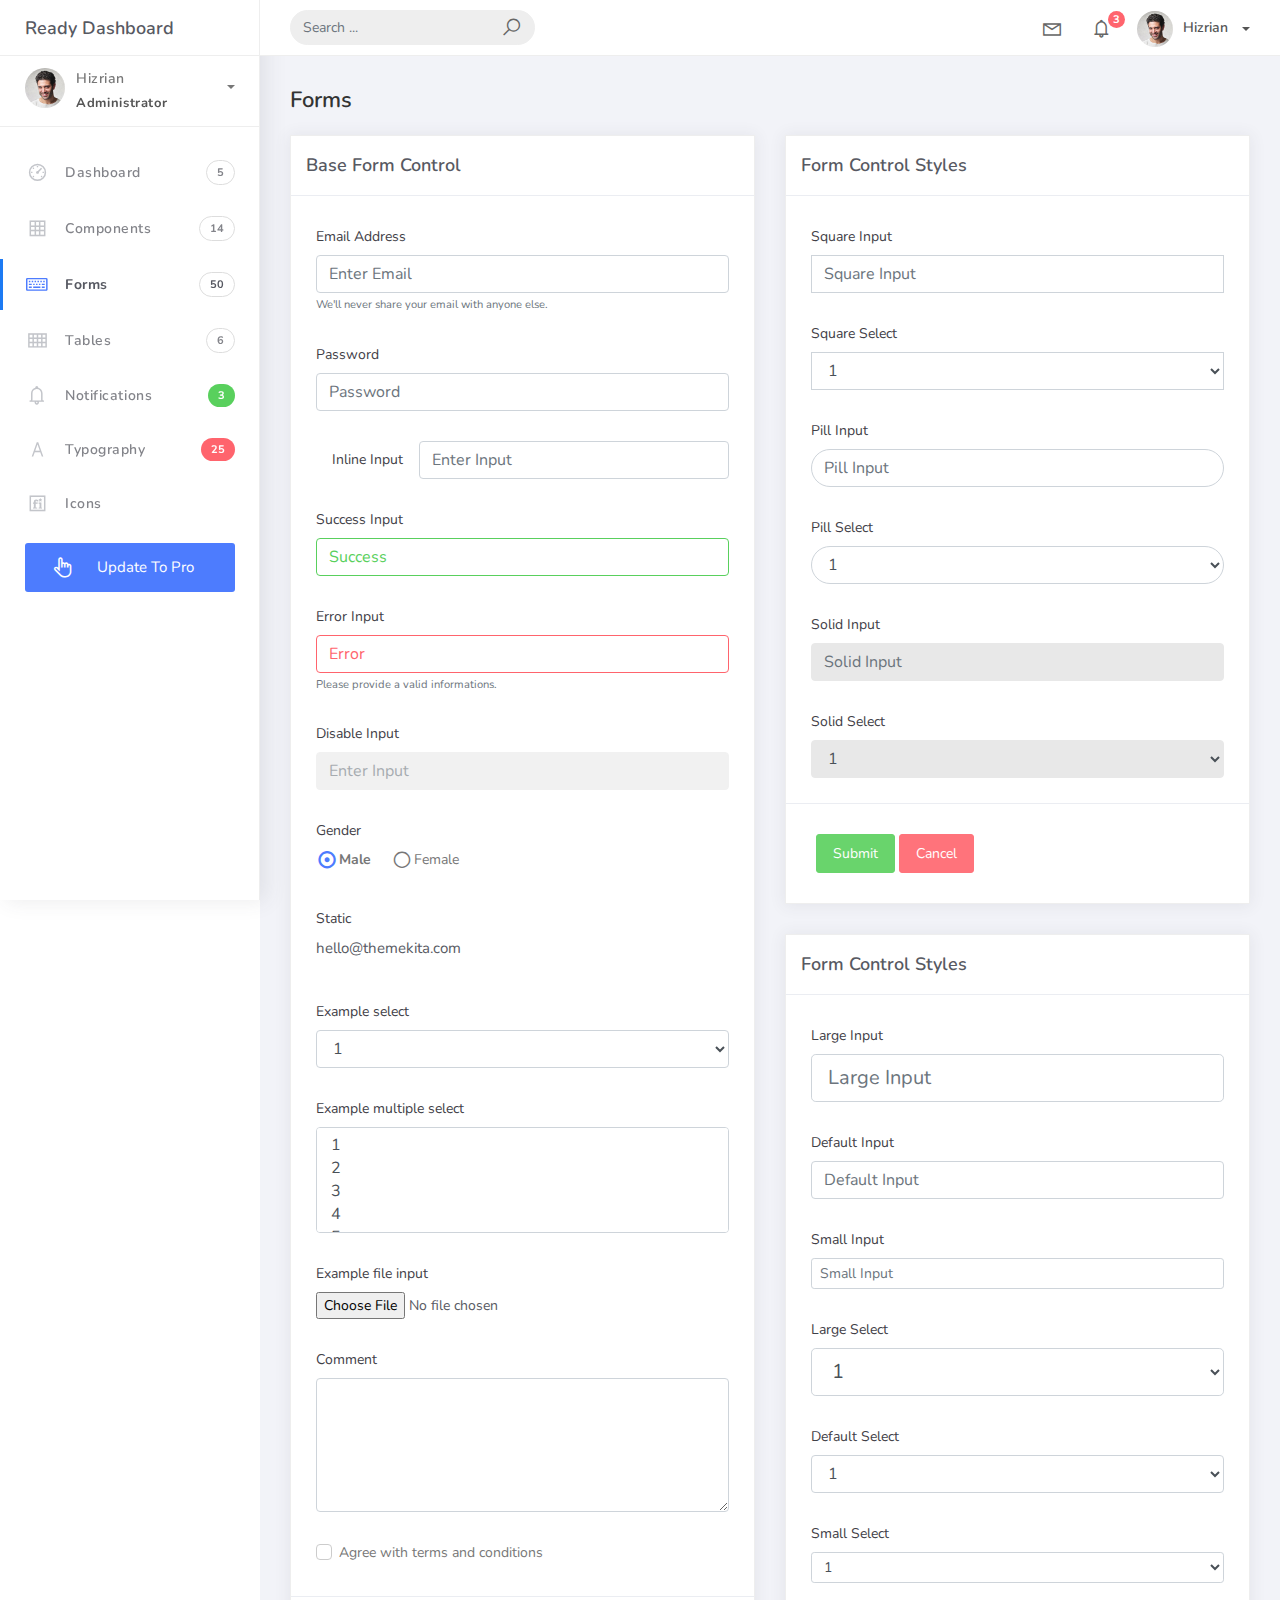
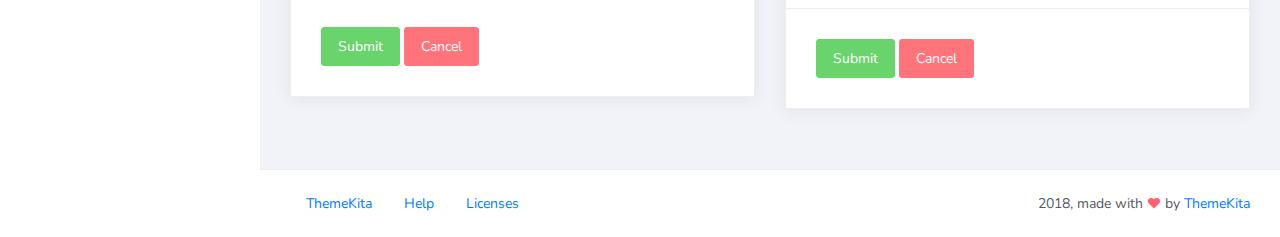
<file: Portfolio.WebUI/wwwroot/Ready-Bootstrap-Dashboard-master/forms.html>
<!DOCTYPE html>
<html>
<head>
	<meta http-equiv="X-UA-Compatible" content="IE=edge,chrome=1" />
	<title>Forms - Ready Bootstrap Dashboard</title>
	<meta content='width=device-width, initial-scale=1.0, maximum-scale=1.0, user-scalable=0, shrink-to-fit=no' name='viewport' />
	<link rel="stylesheet" href="assets/css/bootstrap.min.css">
	<link rel="stylesheet" href="https://fonts.googleapis.com/css?family=Nunito:200,200i,300,300i,400,400i,600,600i,700,700i,800,800i,900,900i">
	<link rel="stylesheet" href="assets/css/ready.css">
	<link rel="stylesheet" href="assets/css/demo.css">
</head>
<body>
	<div class="wrapper">
		<div class="main-header">
			<div class="logo-header">
				<a href="index.html" class="logo">
					Ready Dashboard
				</a>
				<button class="navbar-toggler sidenav-toggler ml-auto" type="button" data-toggle="collapse" data-target="collapse" aria-controls="sidebar" aria-expanded="false" aria-label="Toggle navigation">
					<span class="navbar-toggler-icon"></span>
				</button>
				<button class="topbar-toggler more"><i class="la la-ellipsis-v"></i></button>
			</div>
			<nav class="navbar navbar-header navbar-expand-lg">
				<div class="container-fluid">
					
					<form class="navbar-left navbar-form nav-search mr-md-3" action="">
						<div class="input-group">
							<input type="text" placeholder="Search ..." class="form-control">
							<div class="input-group-append">
								<span class="input-group-text">
									<i class="la la-search search-icon"></i>
								</span>
							</div>
						</div>
					</form>
					<ul class="navbar-nav topbar-nav ml-md-auto align-items-center">
						<li class="nav-item dropdown hidden-caret">
							<a class="nav-link dropdown-toggle" href="#" id="navbarDropdown" role="button" data-toggle="dropdown" aria-haspopup="true" aria-expanded="false">
								<i class="la la-envelope"></i>
							</a>
							<div class="dropdown-menu" aria-labelledby="navbarDropdown">
								<a class="dropdown-item" href="#">Action</a>
								<a class="dropdown-item" href="#">Another action</a>
								<div class="dropdown-divider"></div>
								<a class="dropdown-item" href="#">Something else here</a>
							</div>
						</li>
						<li class="nav-item dropdown hidden-caret">
							<a class="nav-link dropdown-toggle" href="#" id="navbarDropdown" role="button" data-toggle="dropdown" aria-haspopup="true" aria-expanded="false">
								<i class="la la-bell"></i>
								<span class="notification">3</span>
							</a>
							<ul class="dropdown-menu notif-box" aria-labelledby="navbarDropdown">
								<li>
									<div class="dropdown-title">You have 4 new notification</div>
								</li>
								<li>
									<div class="notif-center">
										<a href="#">
											<div class="notif-icon notif-primary"> <i class="la la-user-plus"></i> </div>
											<div class="notif-content">
												<span class="block">
													New user registered
												</span>
												<span class="time">5 minutes ago</span> 
											</div>
										</a>
										<a href="#">
											<div class="notif-icon notif-success"> <i class="la la-comment"></i> </div>
											<div class="notif-content">
												<span class="block">
													Rahmad commented on Admin
												</span>
												<span class="time">12 minutes ago</span> 
											</div>
										</a>
										<a href="#">
											<div class="notif-img"> 
												<img src="assets/img/profile2.jpg" alt="Img Profile">
											</div>
											<div class="notif-content">
												<span class="block">
													Reza send messages to you
												</span>
												<span class="time">12 minutes ago</span> 
											</div>
										</a>
										<a href="#">
											<div class="notif-icon notif-danger"> <i class="la la-heart"></i> </div>
											<div class="notif-content">
												<span class="block">
													Farrah liked Admin
												</span>
												<span class="time">17 minutes ago</span> 
											</div>
										</a>
									</div>
								</li>
								<li>
									<a class="see-all" href="javascript:void(0);"> <strong>See all notifications</strong> <i class="la la-angle-right"></i> </a>
								</li>
							</ul>
						</li>
						<li class="nav-item dropdown">
							<a class="dropdown-toggle profile-pic" data-toggle="dropdown" href="#" aria-expanded="false"> <img src="assets/img/profile.jpg" alt="user-img" width="36" class="img-circle"><span >Hizrian</span></span> </a>
							<ul class="dropdown-menu dropdown-user">
								<li>
									<div class="user-box">
										<div class="u-img"><img src="assets/img/profile.jpg" alt="user"></div>
										<div class="u-text">
											<h4>Hizrian</h4>
											<p class="text-muted">hello@themekita.com</p><a href="profile.html" class="btn btn-rounded btn-danger btn-sm">View Profile</a></div>
										</div>
									</li>
									<div class="dropdown-divider"></div>
									<a class="dropdown-item" href="#"><i class="ti-user"></i> My Profile</a>
									<a class="dropdown-item" href="#"></i> My Balance</a>
									<a class="dropdown-item" href="#"><i class="ti-email"></i> Inbox</a>
									<div class="dropdown-divider"></div>
									<a class="dropdown-item" href="#"><i class="ti-settings"></i> Account Setting</a>
									<div class="dropdown-divider"></div>
									<a class="dropdown-item" href="#"><i class="fa fa-power-off"></i> Logout</a>
								</ul>
								<!-- /.dropdown-user -->
							</li>
						</ul>
					</div>
				</nav>
			</div>
			<div class="sidebar">
				<div class="scrollbar-inner sidebar-wrapper">
					<div class="user">
						<div class="photo">
							<img src="assets/img/profile.jpg">
						</div>
						<div class="info">
							<a class="" data-toggle="collapse" href="#collapseExample" aria-expanded="true">
								<span>
									Hizrian
									<span class="user-level">Administrator</span>
									<span class="caret"></span>
								</span>
							</a>
							<div class="clearfix"></div>

							<div class="collapse in" id="collapseExample" aria-expanded="true" style="">
								<ul class="nav">
									<li>
										<a href="#profile">
											<span class="link-collapse">My Profile</span>
										</a>
									</li>
									<li>
										<a href="#edit">
											<span class="link-collapse">Edit Profile</span>
										</a>
									</li>
									<li>
										<a href="#settings">
											<span class="link-collapse">Settings</span>
										</a>
									</li>
								</ul>
							</div>
						</div>
					</div>
					<ul class="nav">
						<li class="nav-item">
							<a href="index.html">
								<i class="la la-dashboard"></i>
								<p>Dashboard</p>
								<span class="badge badge-count">5</span>
							</a>
						</li>
						<li class="nav-item">
							<a href="components.html">
								<i class="la la-table"></i>
								<p>Components</p>
								<span class="badge badge-count">14</span>
							</a>
						</li>
						<li class="nav-item active">
							<a href="forms.html">
								<i class="la la-keyboard-o"></i>
								<p>Forms</p>
								<span class="badge badge-count">50</span>
							</a>
						</li>
						<li class="nav-item">
							<a href="tables.html">
								<i class="la la-th"></i>
								<p>Tables</p>
								<span class="badge badge-count">6</span>
							</a>
						</li>
						<li class="nav-item">
							<a href="notifications.html">
								<i class="la la-bell"></i>
								<p>Notifications</p>
								<span class="badge badge-success">3</span>
							</a>
						</li>
						<li class="nav-item">
							<a href="typography.html">
								<i class="la la-font"></i>
								<p>Typography</p>
								<span class="badge badge-danger">25</span>
							</a>
						</li>
						<li class="nav-item">
							<a href="icons.html">
								<i class="la la-fonticons"></i>
								<p>Icons</p>
							</a>
						</li>
						<li class="nav-item update-pro">
							<button  data-toggle="modal" data-target="#modalUpdate">
								<i class="la la-hand-pointer-o"></i>
								<p>Update To Pro</p>
							</button>
						</li>
					</ul>
				</div>
			</div>
			<div class="main-panel">
				<div class="content">
					<div class="container-fluid">
						<h4 class="page-title">Forms</h4>
						<div class="row">
							<div class="col-md-6">
								<div class="card">
									<div class="card-header">
										<div class="card-title">Base Form Control</div>
									</div>
									<div class="card-body">
										<div class="form-group">
											<label for="email">Email Address</label>
											<input type="email" class="form-control" id="email" placeholder="Enter Email">
											<small id="emailHelp" class="form-text text-muted">We'll never share your email with anyone else.</small>
										</div>
										<div class="form-group">
											<label for="password">Password</label>
											<input type="password" class="form-control" id="password" placeholder="Password">
										</div>
										<div class="form-group form-inline">
											<label for="inlineinput" class="col-md-3 col-form-label">Inline Input</label>
											<div class="col-md-9 p-0">
												<input type="text" class="form-control input-full" id="inlineinput" placeholder="Enter Input">
											</div>
										</div>
										<div class="form-group has-success">
											<label for="successInput">Success Input</label>
											<input type="text" id="successInput" value="Success" class="form-control">
										</div>
										<div class="form-group has-error has-feedback">
											<label for="errorInput">Error Input</label>
											<input type="text" id="errorInput" value="Error" class="form-control">
											<small id="emailHelp" class="form-text text-muted">Please provide a valid informations.</small>
										</div>
										<div class="form-group">
											<label for="disableinput">Disable Input</label>
											<input type="text" class="form-control" id="disableinput" placeholder="Enter Input" disabled>
										</div>
										<div class="form-check">
											<label>Gender</label><br/>
											<label class="form-radio-label">
												<input class="form-radio-input" type="radio" name="optionsRadios" value=""  checked="">
												<span class="form-radio-sign">Male</span>
											</label>
											<label class="form-radio-label ml-3">
												<input class="form-radio-input" type="radio" name="optionsRadios" value="">
												<span class="form-radio-sign">Female</span>
											</label>
										</div>
										<div class="form-group">
											<label class="control-label">
												Static
											</label> <!----> <p class="form-control-static">hello@themekita.com</p> <!---->  <!----></div>
											<div class="form-group">
												<label for="exampleFormControlSelect1">Example select</label>
												<select class="form-control" id="exampleFormControlSelect1">
													<option>1</option>
													<option>2</option>
													<option>3</option>
													<option>4</option>
													<option>5</option>
												</select>
											</div>
											<div class="form-group">
												<label for="exampleFormControlSelect2">Example multiple select</label>
												<select multiple class="form-control" id="exampleFormControlSelect2">
													<option>1</option>
													<option>2</option>
													<option>3</option>
													<option>4</option>
													<option>5</option>
												</select>
											</div>
											<div class="form-group">
												<label for="exampleFormControlFile1">Example file input</label>
												<input type="file" class="form-control-file" id="exampleFormControlFile1">
											</div>
											<div class="form-group">
												<label for="comment">Comment</label>
												<textarea class="form-control" id="comment" rows="5">

												</textarea>
											</div>
											<div class="form-check">
												<label class="form-check-label">
													<input class="form-check-input" type="checkbox" value="">
													<span class="form-check-sign">Agree with terms and conditions</span>
												</label>
											</div>
										</div>
										<div class="card-action">
											<button class="btn btn-success">Submit</button>
											<button class="btn btn-danger">Cancel</button>
										</div>
									</div>
								</div>
								<div class="col-md-6">
									<div class="card">
										<div class="card-header">
											<div class="card-title">Form Control Styles</div>
										</div>
										<div class="card-body">
											<div class="form-group">
												<label for="squareInput">Square Input</label>
												<input type="text" class="form-control input-square" id="squareInput" placeholder="Square Input">
											</div>
											<div class="form-group">
												<label for="squareSelect">Square Select</label>
												<select class="form-control input-square" id="squareSelect">
													<option>1</option>
													<option>2</option>
													<option>3</option>
													<option>4</option>
													<option>5</option>
												</select>
											</div>
											<div class="form-group">
												<label for="pillInput">Pill Input</label>
												<input type="text" class="form-control input-pill" id="pillInput" placeholder="Pill Input">
											</div>
											<div class="form-group">
												<label for="pillSelect">Pill Select</label>
												<select class="form-control input-pill" id="pillSelect">
													<option>1</option>
													<option>2</option>
													<option>3</option>
													<option>4</option>
													<option>5</option>
												</select>
											</div>
											<div class="form-group">
												<label for="solidInput">Solid Input</label>
												<input type="text" class="form-control input-solid" id="solidInput" placeholder="Solid Input">
											</div>
											<div class="form-group">
												<label for="solidSelect">Solid Select</label>
												<select class="form-control input-solid" id="solidSelect">
													<option>1</option>
													<option>2</option>
													<option>3</option>
													<option>4</option>
													<option>5</option>
												</select>
											</div>											
										</div>
										<div class="card-action">
											<button class="btn btn-success">Submit</button>
											<button class="btn btn-danger">Cancel</button>
										</div>
									</div>
									<div class="card">
										<div class="card-header">
											<div class="card-title">Form Control Styles</div>
										</div>
										<div class="card-body">
											<div class="form-group">
												<label for="largeInput">Large Input</label>
												<input type="text" class="form-control form-control-lg" id="largeInput" placeholder="Large Input">
											</div>
											<div class="form-group">
												<label for="largeInput">Default Input</label>
												<input type="text" class="form-control form-control" id="defaultInput" placeholder="Default Input">
											</div>
											<div class="form-group">
												<label for="smallInput">Small Input</label>
												<input type="text" class="form-control form-control-sm" id="smallInput" placeholder="Small Input">
											</div>
											<div class="form-group">
												<label for="largeSelect">Large Select</label>
												<select class="form-control form-control-lg" id="largeSelect">
													<option>1</option>
													<option>2</option>
													<option>3</option>
													<option>4</option>
													<option>5</option>
												</select>
											</div>
											<div class="form-group">
												<label for="defaultSelect">Default Select</label>
												<select class="form-control form-control" id="defaultSelect">
													<option>1</option>
													<option>2</option>
													<option>3</option>
													<option>4</option>
													<option>5</option>
												</select>
											</div>
											<div class="form-group">
												<label for="smallSelect">Small Select</label>
												<select class="form-control form-control-sm" id="smallSelect">
													<option>1</option>
													<option>2</option>
													<option>3</option>
													<option>4</option>
													<option>5</option>
												</select>
											</div>
										</div>
										<div class="card-action">
											<button class="btn btn-success">Submit</button>
											<button class="btn btn-danger">Cancel</button>
										</div>
									</div>
								</div>
							</div>
						</div>
					</div>
					<footer class="footer">
						<div class="container-fluid">
							<nav class="pull-left">
								<ul class="nav">
									<li class="nav-item">
										<a class="nav-link" href="http://www.themekita.com">
											ThemeKita
										</a>
									</li>
									<li class="nav-item">
										<a class="nav-link" href="#">
											Help
										</a>
									</li>
									<li class="nav-item">
										<a class="nav-link" href="#">
											Licenses
										</a>
									</li>
								</ul>
							</nav>
							<div class="copyright ml-auto">
								2018, made with <i class="la la-heart heart text-danger"></i> by <a href="http://www.themekita.com">ThemeKita</a>
							</div>				
						</div>
					</footer>
				</div>
			</div>
		</div>
	</div>
	<!-- Modal -->
	<div class="modal fade" id="modalUpdate" tabindex="-1" role="dialog" aria-labelledby="modalUpdatePro" aria-hidden="true">
		<div class="modal-dialog modal-dialog-centered" role="document">
			<div class="modal-content">
				<div class="modal-header bg-primary">
					<h6 class="modal-title"><i class="la la-frown-o"></i> Under Development</h6>
					<button type="button" class="close" data-dismiss="modal" aria-label="Close">
						<span aria-hidden="true">&times;</span>
					</button>
				</div>
				<div class="modal-body text-center">									
					<p>Currently the pro version of the <b>Ready Dashboard</b> Bootstrap is in progress development</p>
					<p>
					<b>We'll let you know when it's done</b></p>
				</div>
				<div class="modal-footer">
					<button type="button" class="btn btn-secondary" data-dismiss="modal">Close</button>
				</div>
			</div>
		</div>
	</div>
</body>
<script src="assets/js/core/jquery.3.2.1.min.js"></script>
<script src="assets/js/plugin/jquery-ui-1.12.1.custom/jquery-ui.min.js"></script>
<script src="assets/js/core/popper.min.js"></script>
<script src="assets/js/core/bootstrap.min.js"></script>
<script src="assets/js/plugin/chartist/chartist.min.js"></script>
<script src="assets/js/plugin/chartist/plugin/chartist-plugin-tooltip.min.js"></script>
<script src="assets/js/plugin/bootstrap-notify/bootstrap-notify.min.js"></script>
<script src="assets/js/plugin/bootstrap-toggle/bootstrap-toggle.min.js"></script>
<script src="assets/js/plugin/jquery-mapael/jquery.mapael.min.js"></script>
<script src="assets/js/plugin/jquery-mapael/maps/world_countries.min.js"></script>
<script src="assets/js/plugin/chart-circle/circles.min.js"></script>
<script src="assets/js/plugin/jquery-scrollbar/jquery.scrollbar.min.js"></script>
<script src="assets/js/ready.min.js"></script>
</html>
</file>
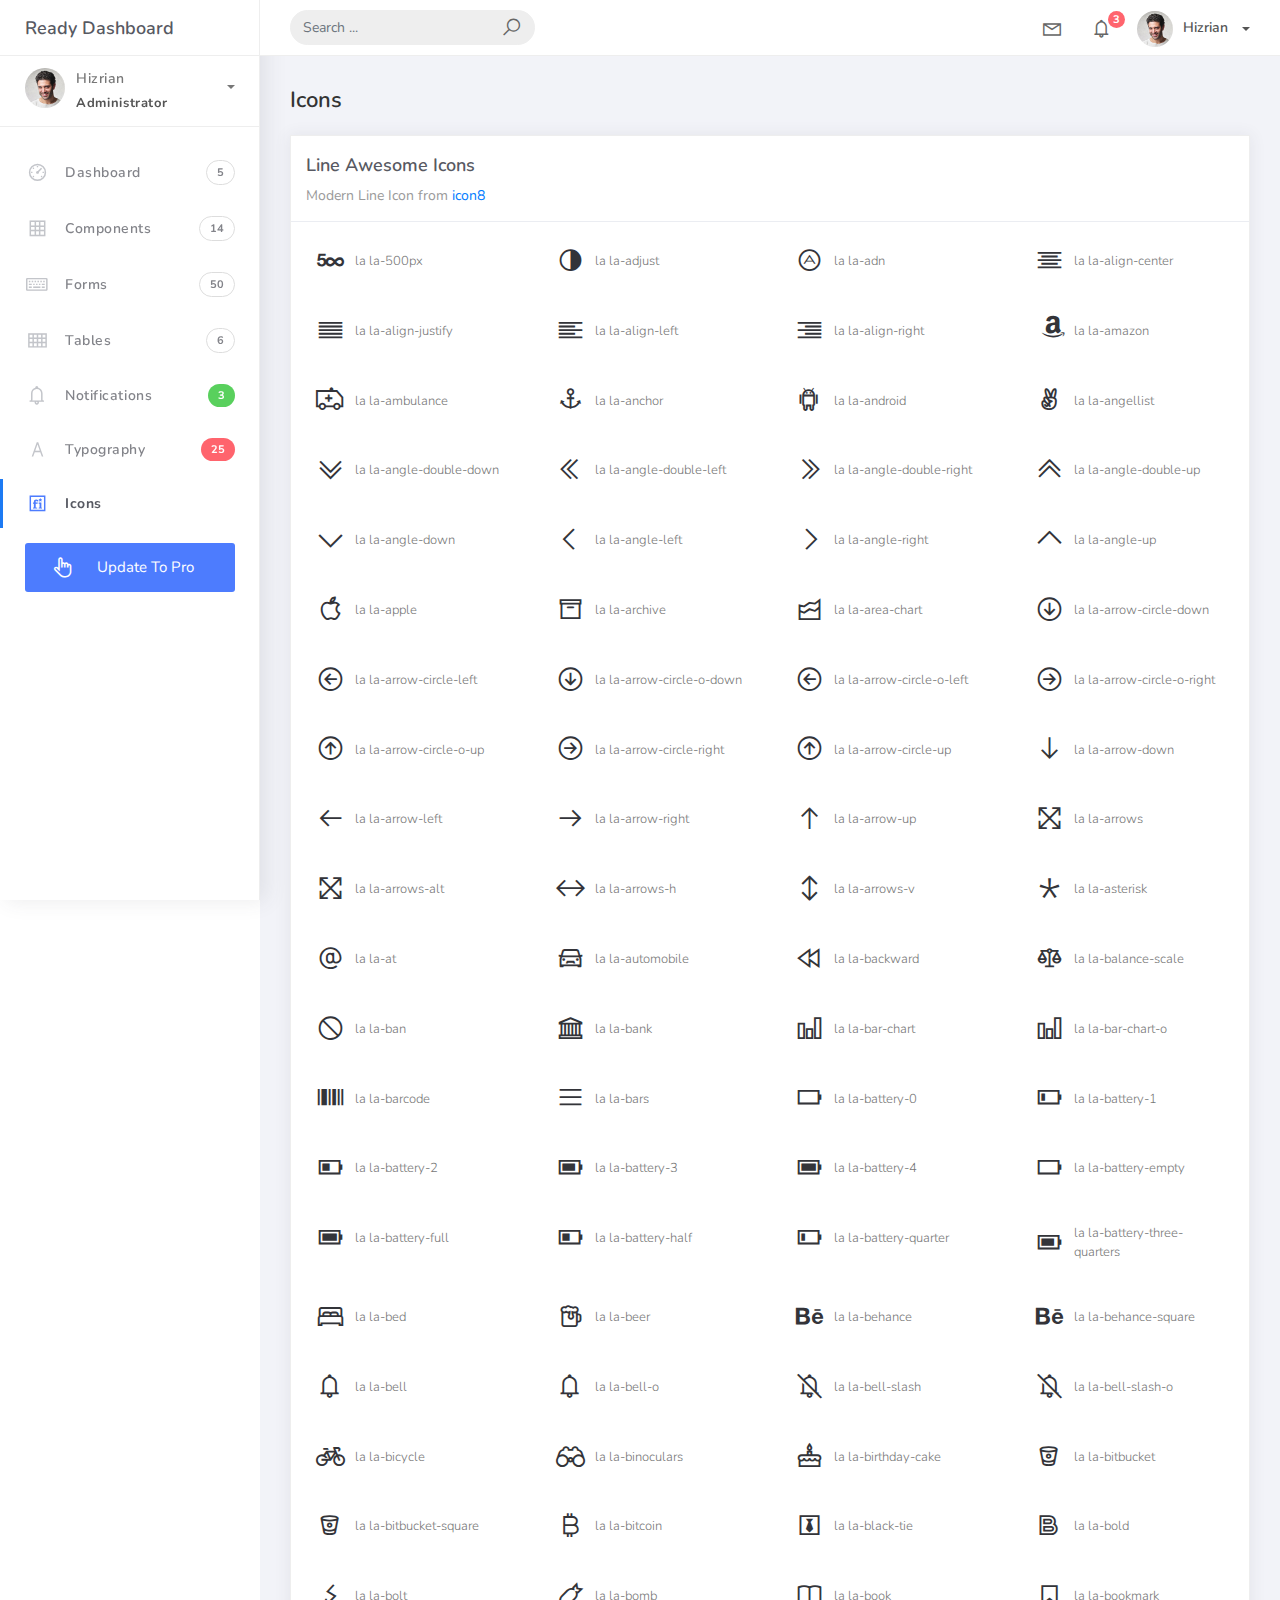
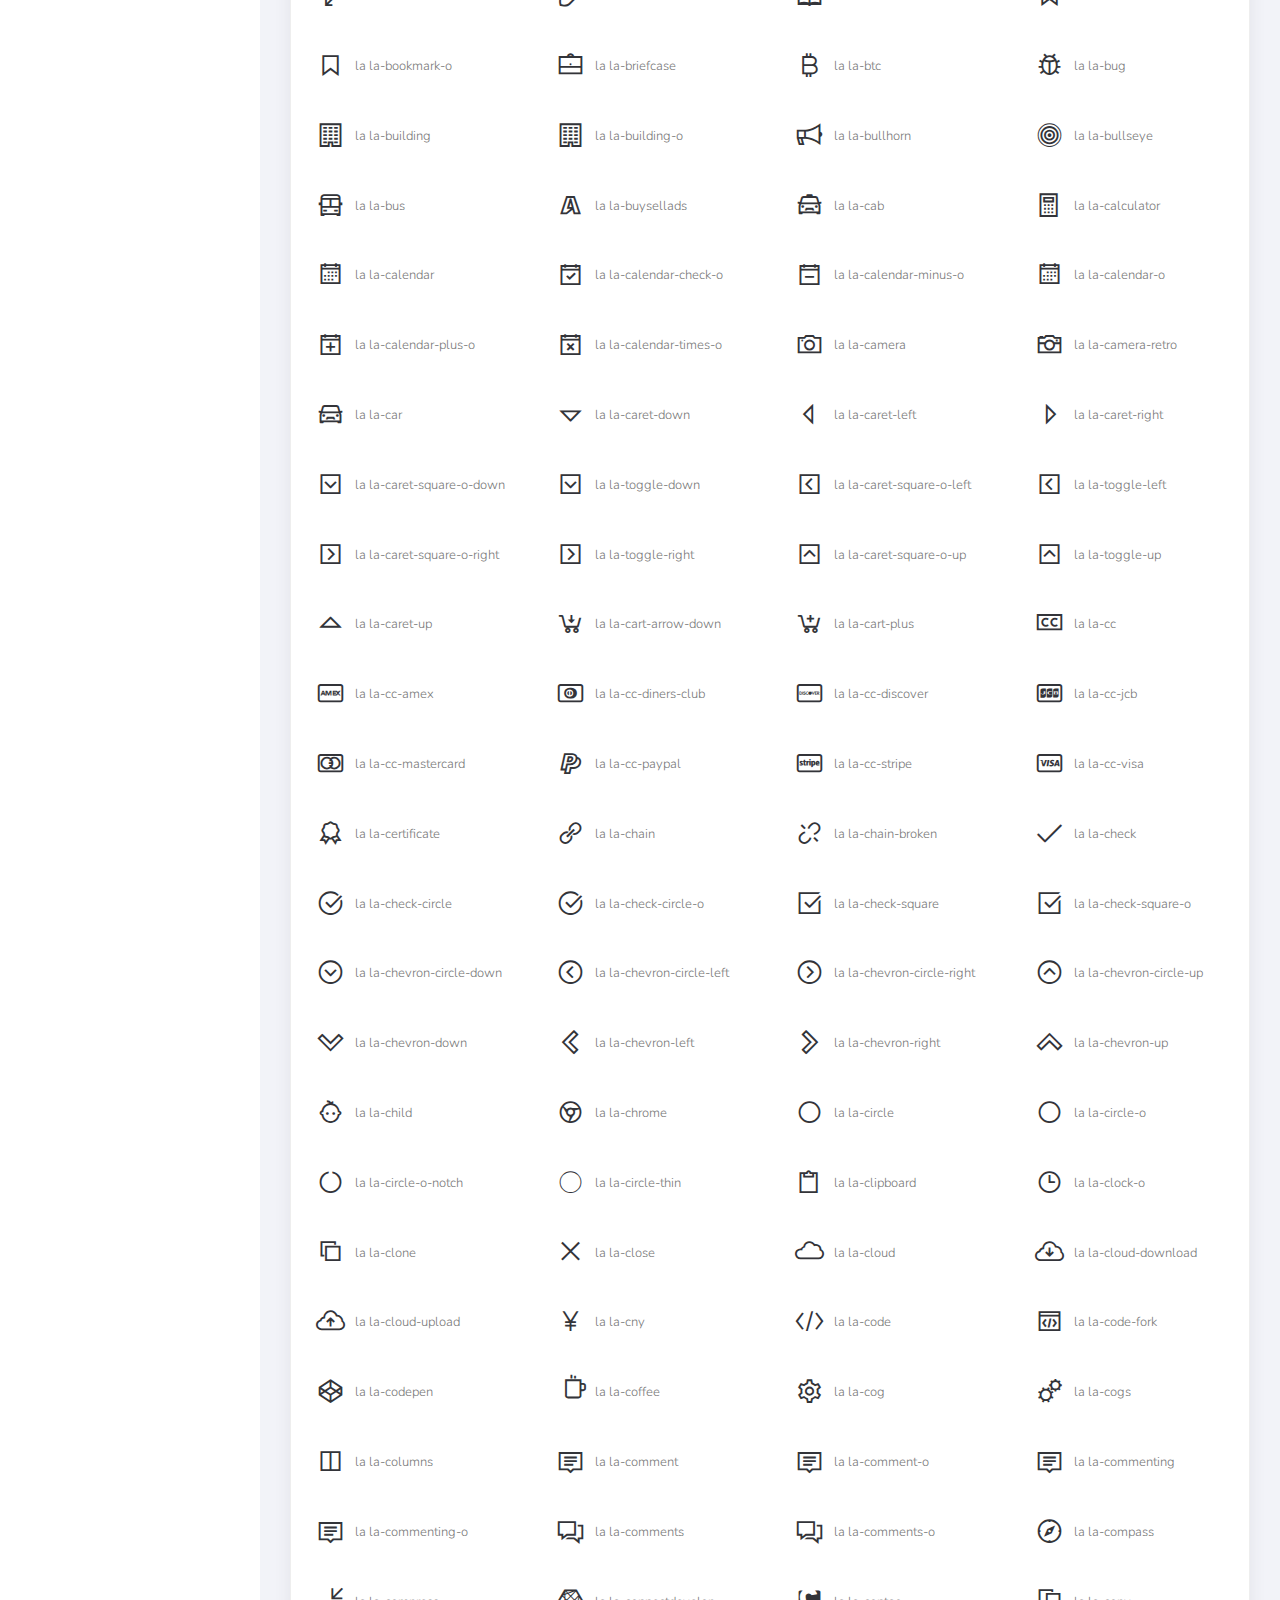
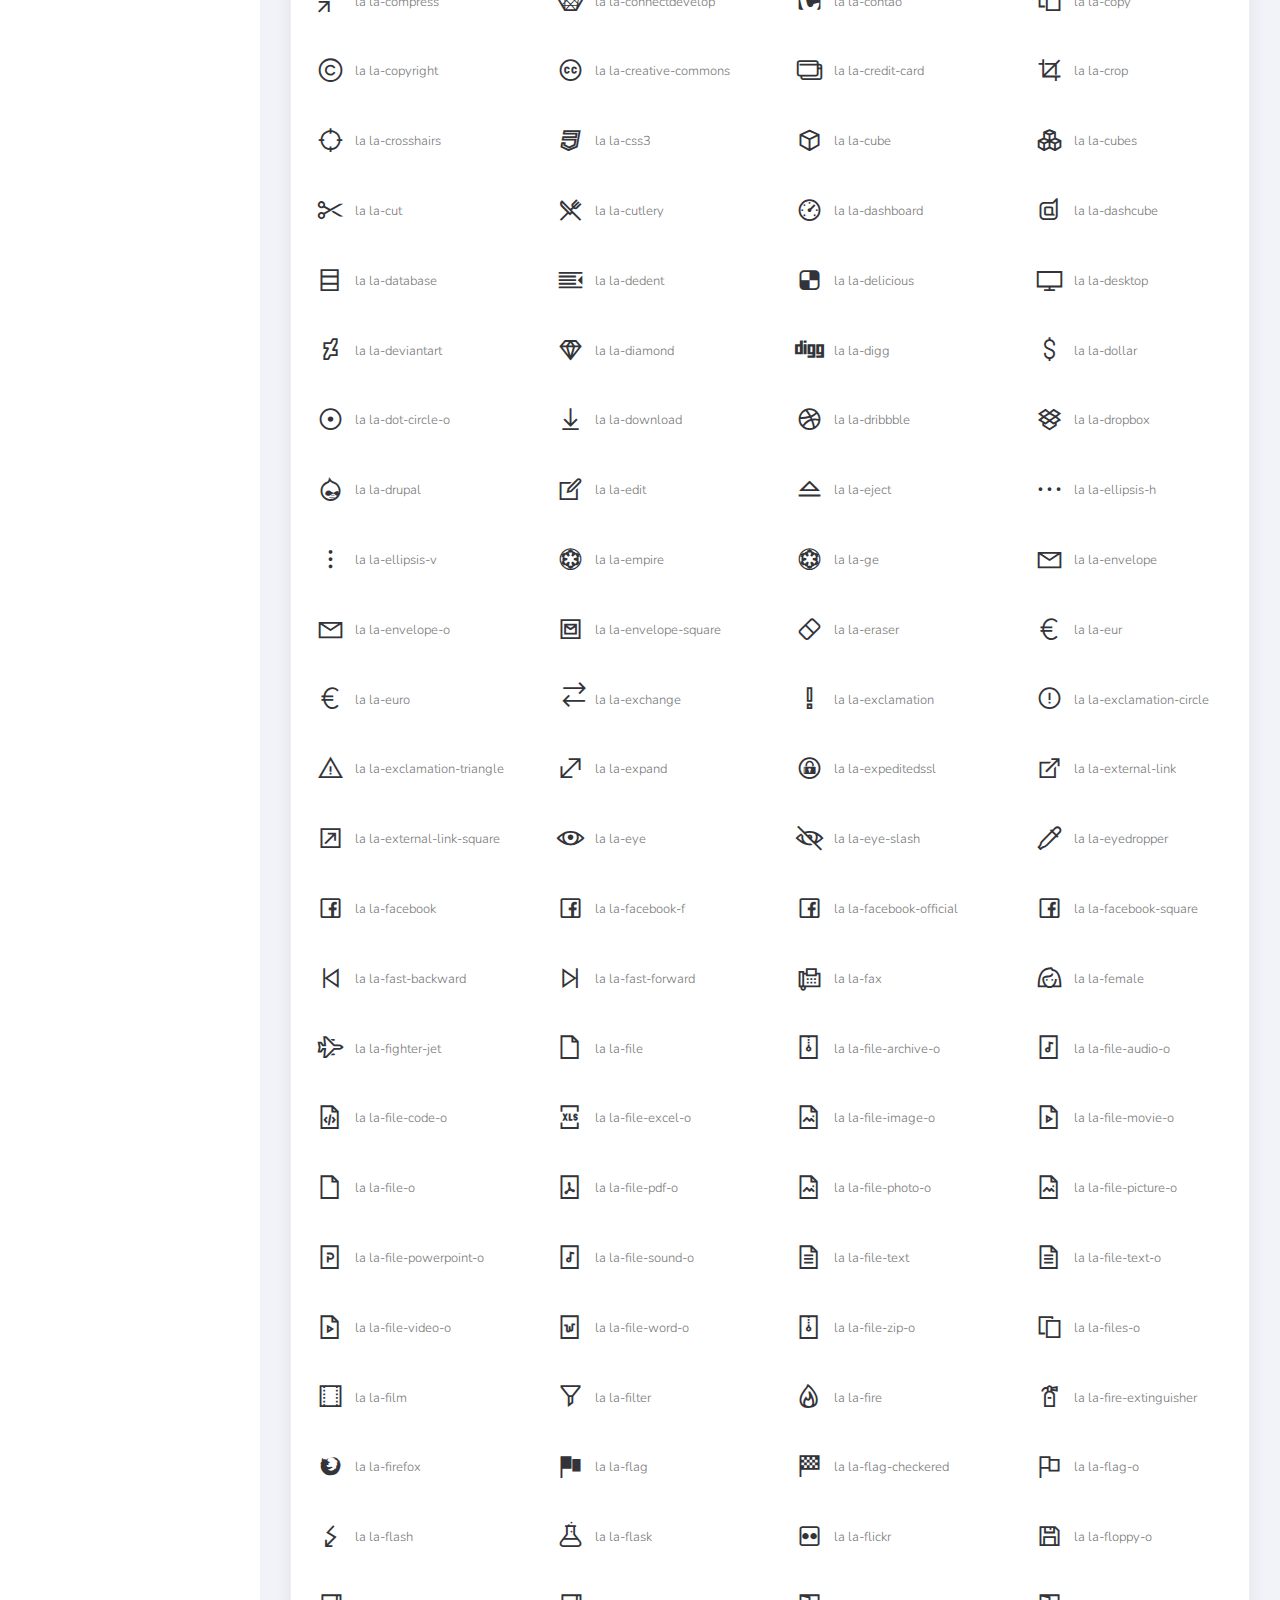
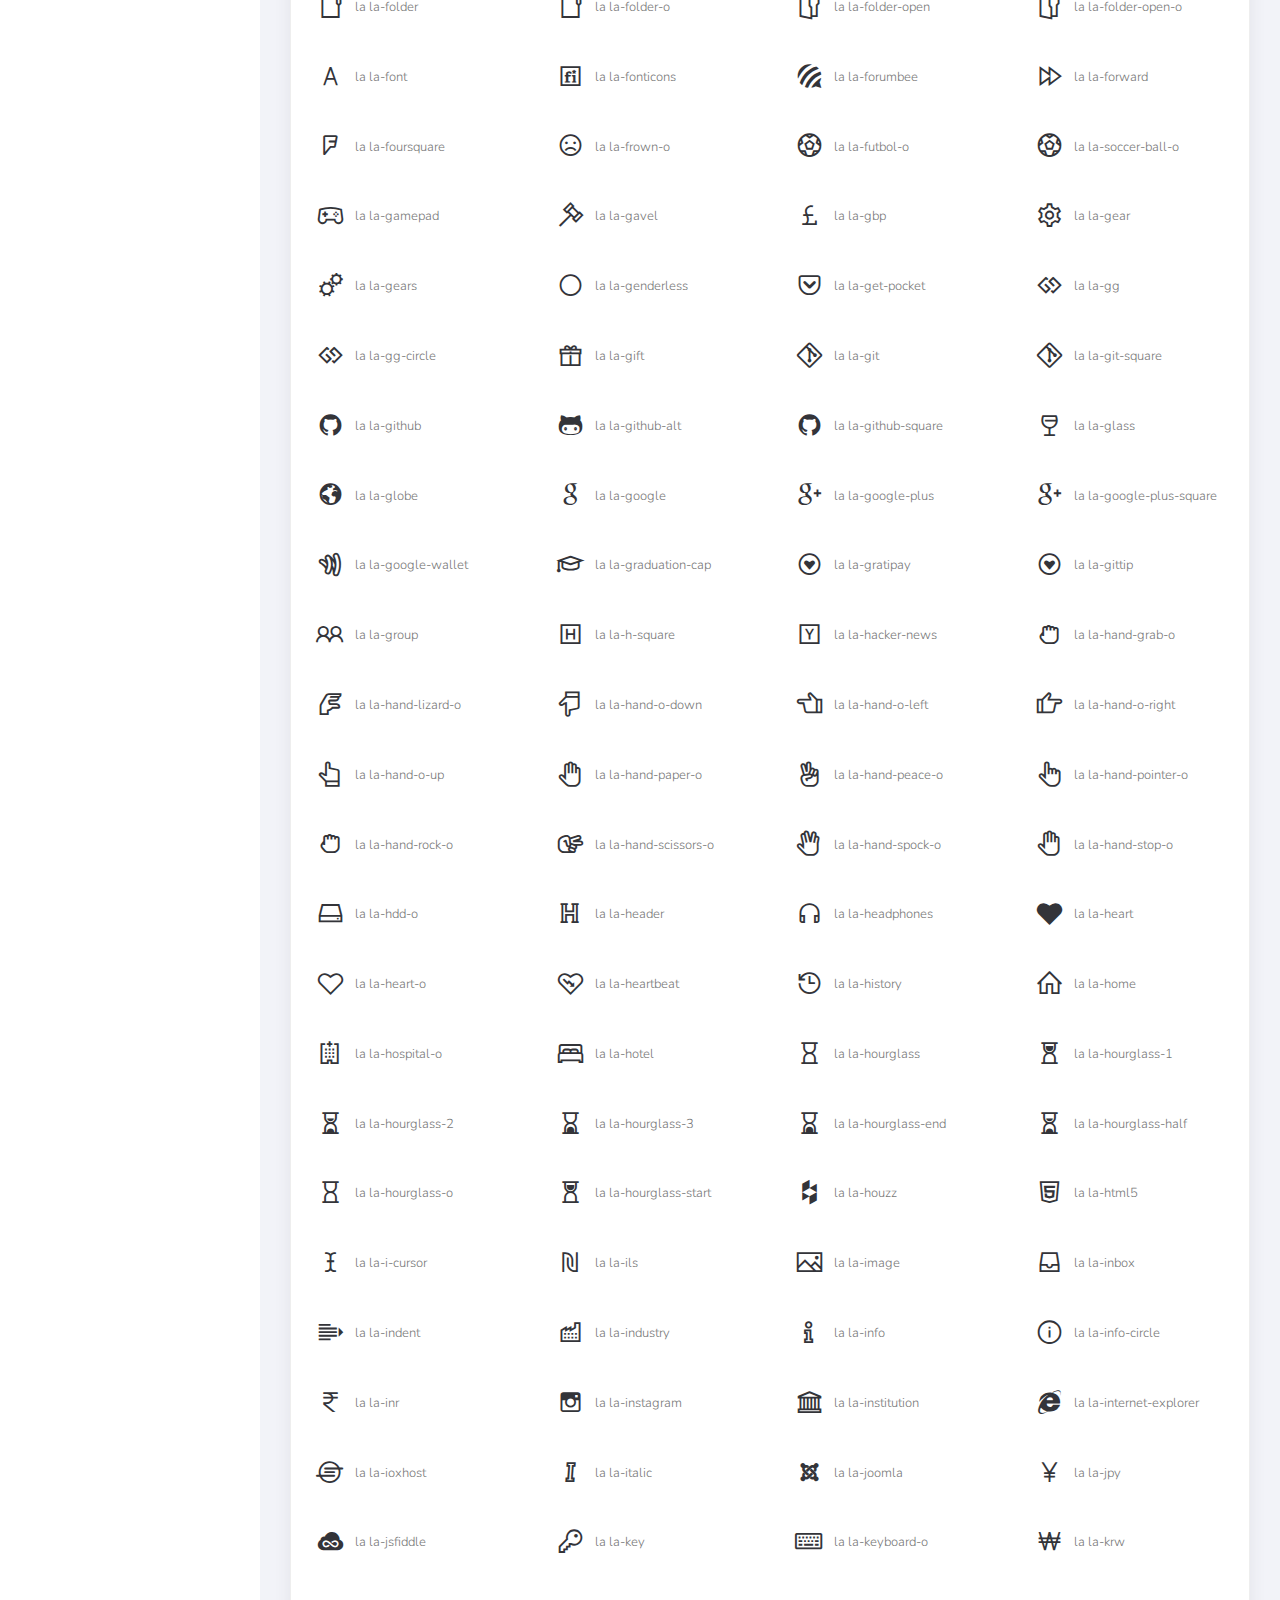
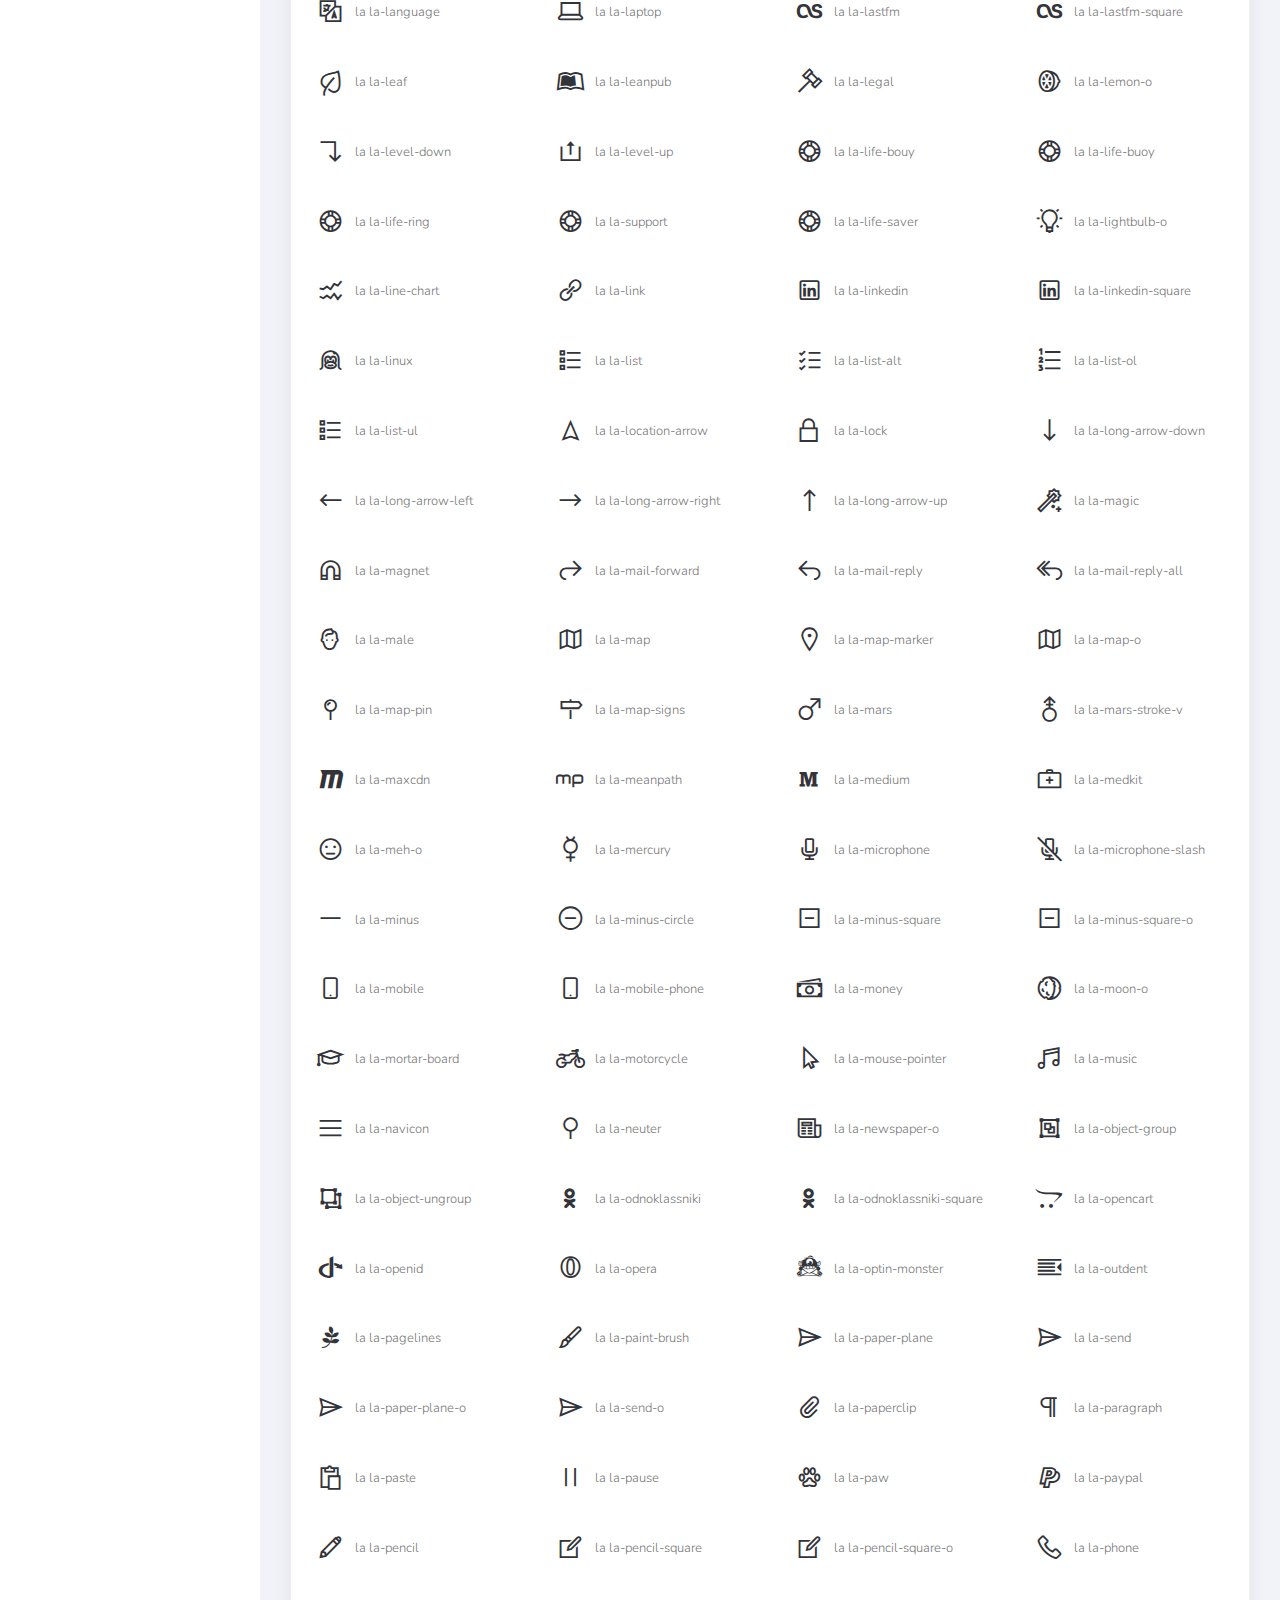
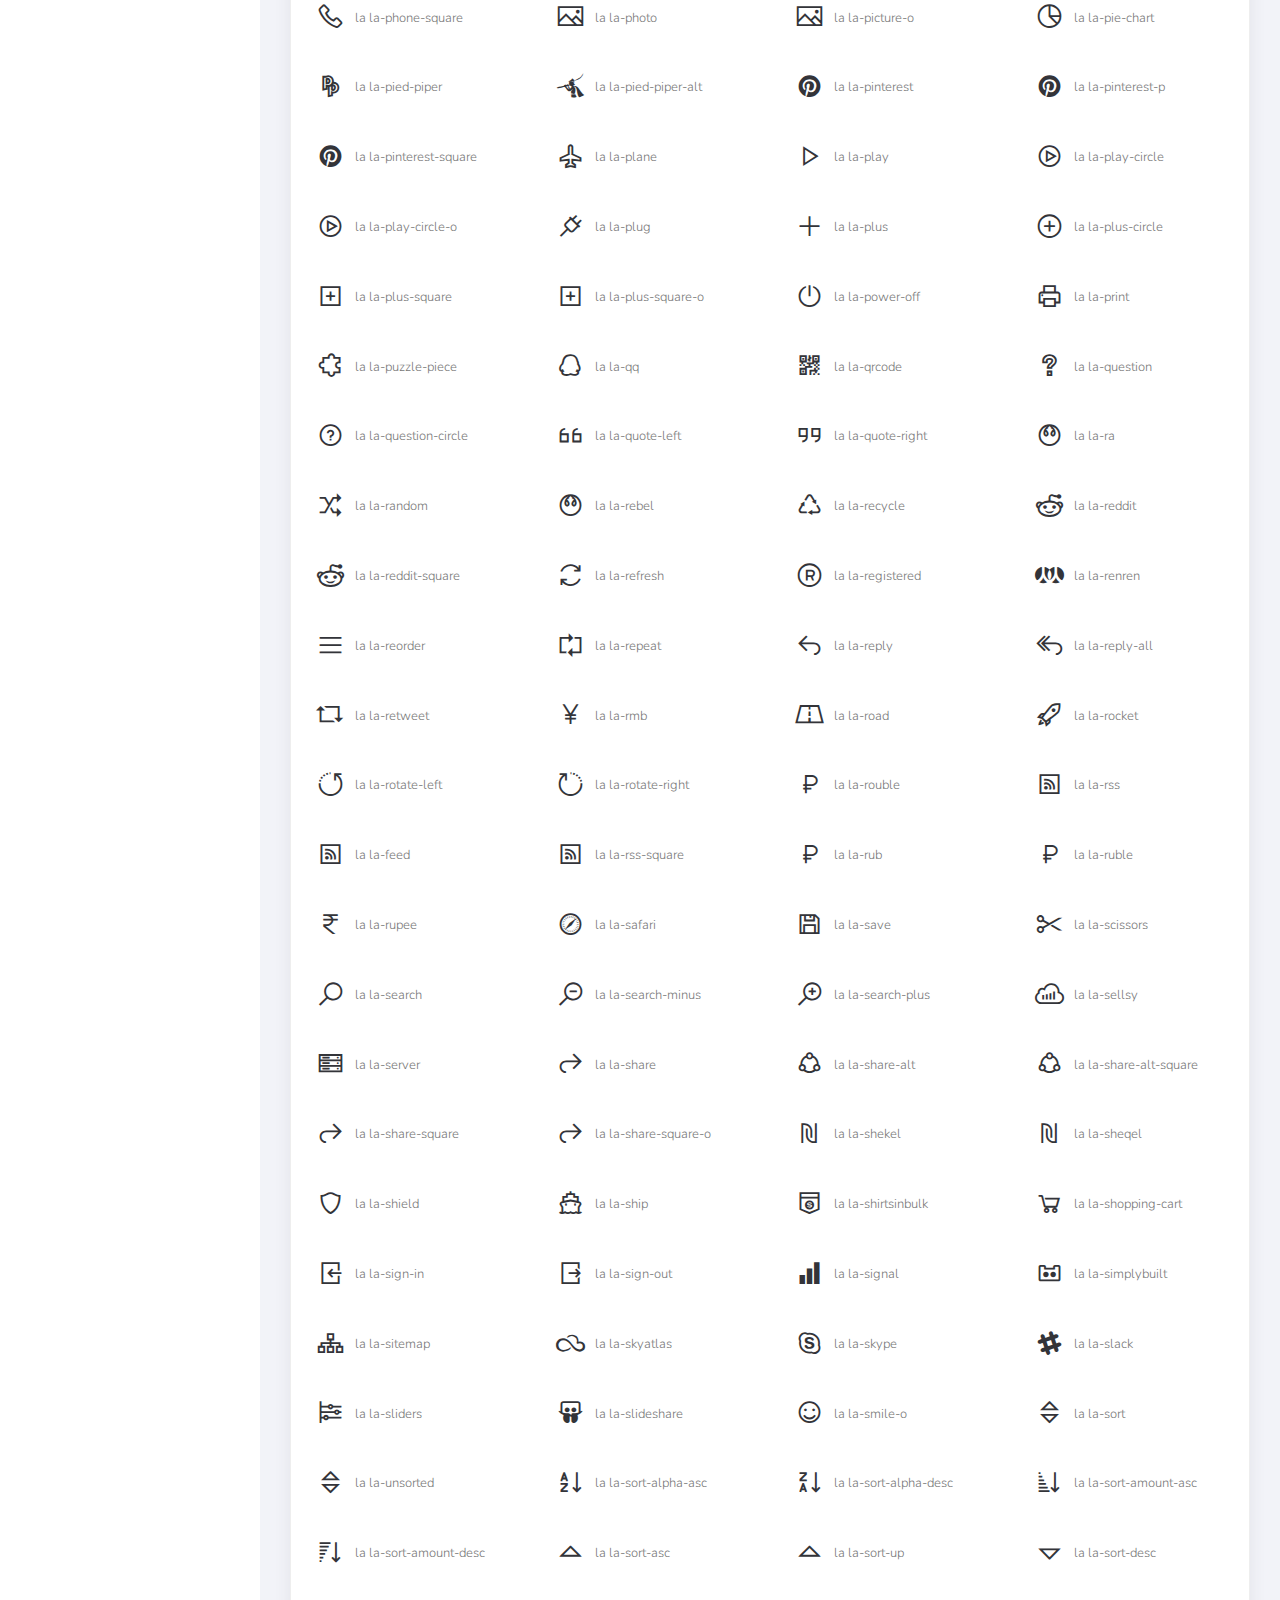
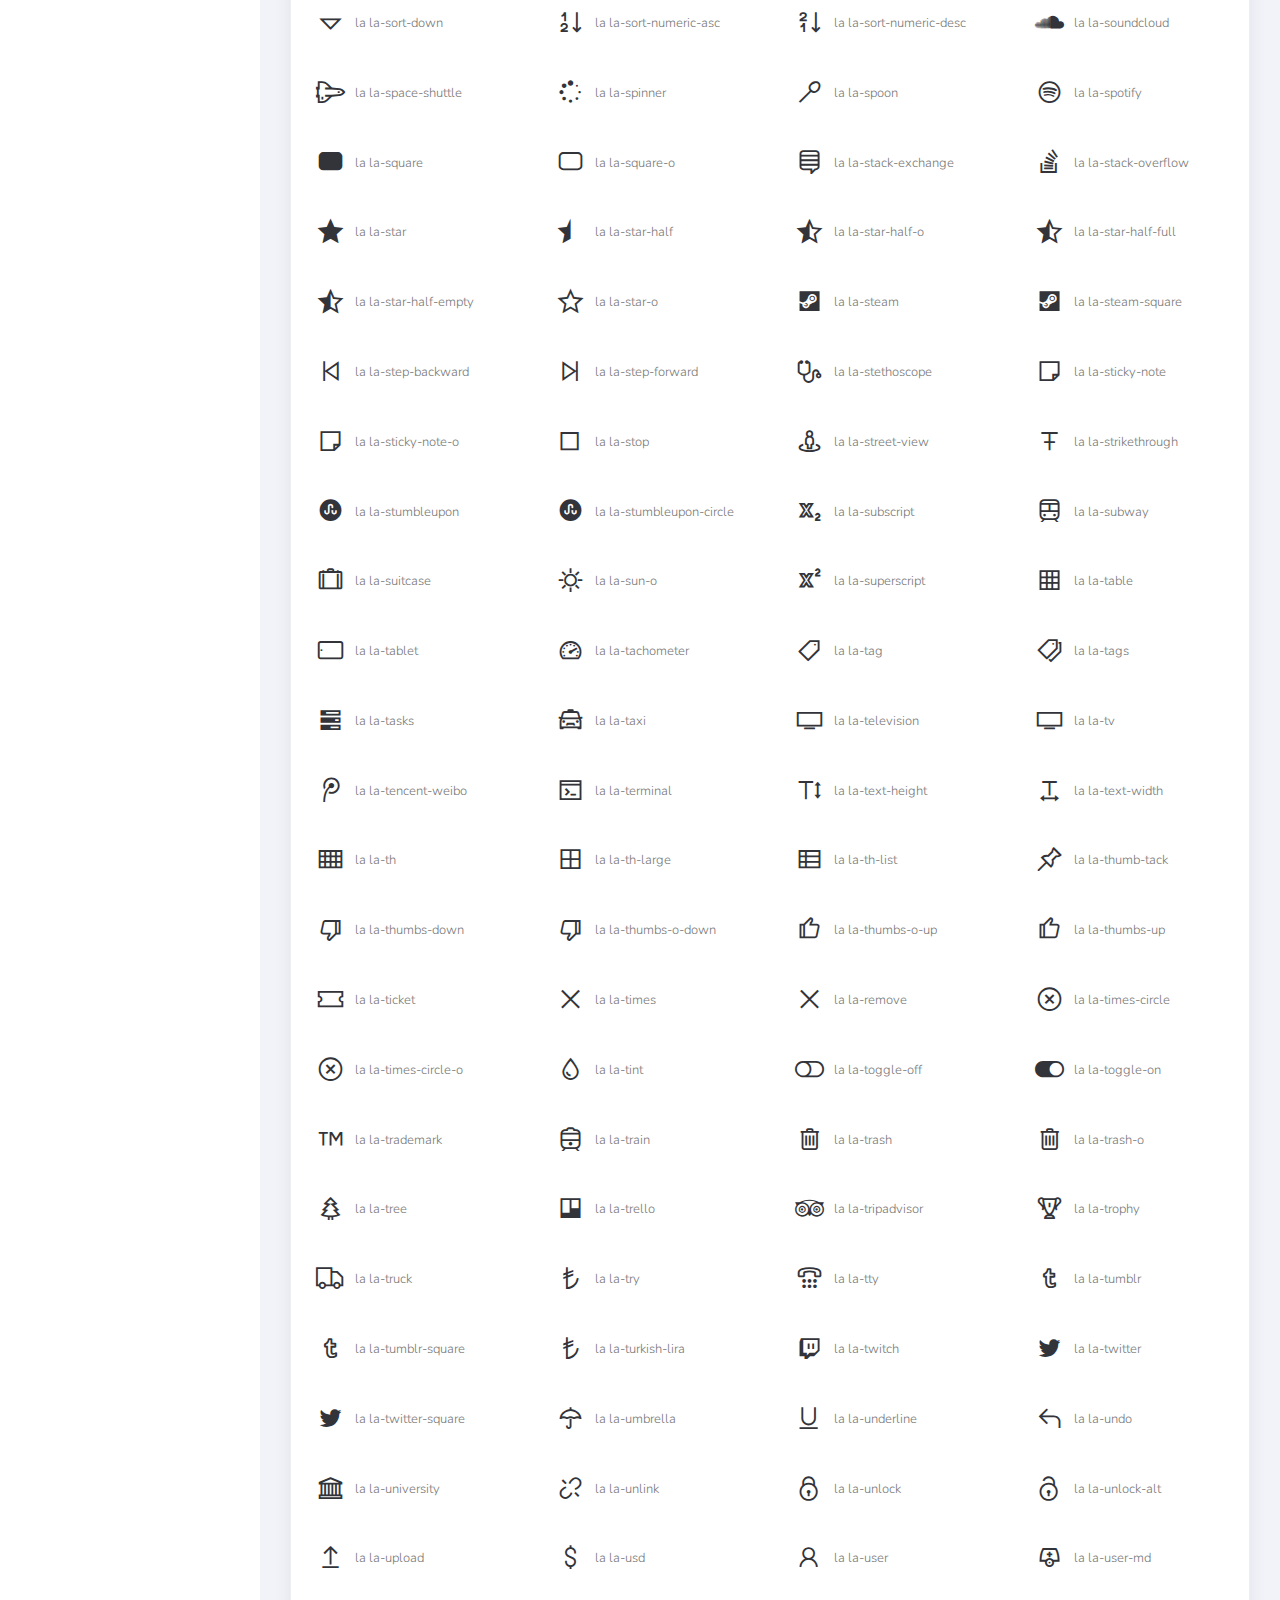
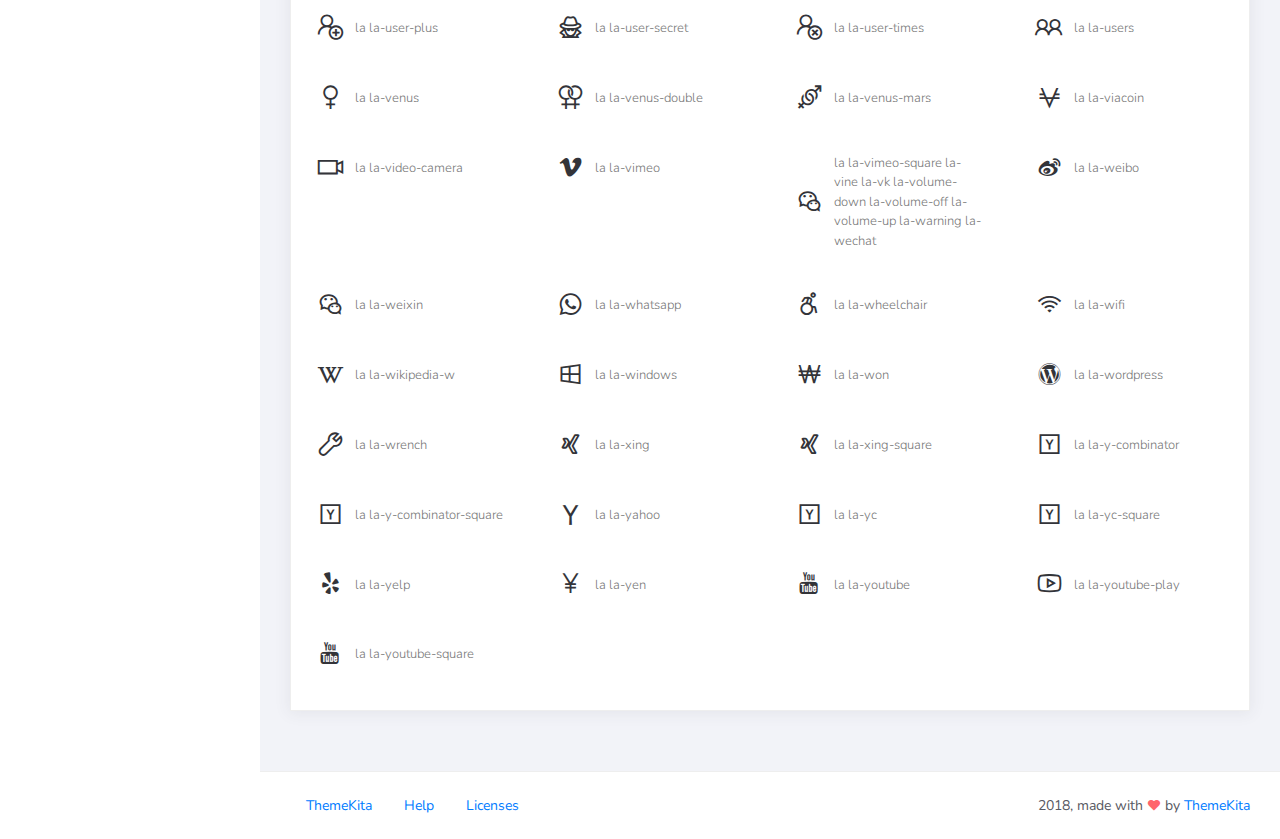
<file: Portfolio.WebUI/wwwroot/Ready-Bootstrap-Dashboard-master/icons.html>
<!DOCTYPE html>
<html>
<head>
	<meta http-equiv="X-UA-Compatible" content="IE=edge,chrome=1" />
	<title>Icons - Ready Bootstrap Dashboard</title>
	<meta content='width=device-width, initial-scale=1.0, maximum-scale=1.0, user-scalable=0, shrink-to-fit=no' name='viewport' />
	<link rel="stylesheet" href="assets/css/bootstrap.min.css">
	<link rel="stylesheet" href="https://fonts.googleapis.com/css?family=Nunito:200,200i,300,300i,400,400i,600,600i,700,700i,800,800i,900,900i">
	<link rel="stylesheet" href="assets/css/ready.css">
	<link rel="stylesheet" href="assets/css/demo.css">
</head>
<body>
	<div class="wrapper">
		<div class="main-header">
			<div class="logo-header">
				<a href="index.html" class="logo">
					Ready Dashboard
				</a>
				<button class="navbar-toggler sidenav-toggler ml-auto" type="button" data-toggle="collapse" data-target="collapse" aria-controls="sidebar" aria-expanded="false" aria-label="Toggle navigation">
					<span class="navbar-toggler-icon"></span>
				</button>
				<button class="topbar-toggler more"><i class="la la-ellipsis-v"></i></button>
			</div>
			<nav class="navbar navbar-header navbar-expand-lg">
				<div class="container-fluid">
					
					<form class="navbar-left navbar-form nav-search mr-md-3" action="">
						<div class="input-group">
							<input type="text" placeholder="Search ..." class="form-control">
							<div class="input-group-append">
								<span class="input-group-text">
									<i class="la la-search search-icon"></i>
								</span>
							</div>
						</div>
					</form>
					<ul class="navbar-nav topbar-nav ml-md-auto align-items-center">
						<li class="nav-item dropdown hidden-caret">
							<a class="nav-link dropdown-toggle" href="#" id="navbarDropdown" role="button" data-toggle="dropdown" aria-haspopup="true" aria-expanded="false">
								<i class="la la-envelope"></i>
							</a>
							<div class="dropdown-menu" aria-labelledby="navbarDropdown">
								<a class="dropdown-item" href="#">Action</a>
								<a class="dropdown-item" href="#">Another action</a>
								<div class="dropdown-divider"></div>
								<a class="dropdown-item" href="#">Something else here</a>
							</div>
						</li>
						<li class="nav-item dropdown hidden-caret">
							<a class="nav-link dropdown-toggle" href="#" id="navbarDropdown" role="button" data-toggle="dropdown" aria-haspopup="true" aria-expanded="false">
								<i class="la la-bell"></i>
								<span class="notification">3</span>
							</a>
							<ul class="dropdown-menu notif-box" aria-labelledby="navbarDropdown">
								<li>
									<div class="dropdown-title">You have 4 new notification</div>
								</li>
								<li>
									<div class="notif-center">
										<a href="#">
											<div class="notif-icon notif-primary"> <i class="la la-user-plus"></i> </div>
											<div class="notif-content">
												<span class="block">
													New user registered
												</span>
												<span class="time">5 minutes ago</span> 
											</div>
										</a>
										<a href="#">
											<div class="notif-icon notif-success"> <i class="la la-comment"></i> </div>
											<div class="notif-content">
												<span class="block">
													Rahmad commented on Admin
												</span>
												<span class="time">12 minutes ago</span> 
											</div>
										</a>
										<a href="#">
											<div class="notif-img"> 
												<img src="assets/img/profile2.jpg" alt="Img Profile">
											</div>
											<div class="notif-content">
												<span class="block">
													Reza send messages to you
												</span>
												<span class="time">12 minutes ago</span> 
											</div>
										</a>
										<a href="#">
											<div class="notif-icon notif-danger"> <i class="la la-heart"></i> </div>
											<div class="notif-content">
												<span class="block">
													Farrah liked Admin
												</span>
												<span class="time">17 minutes ago</span> 
											</div>
										</a>
									</div>
								</li>
								<li>
									<a class="see-all" href="javascript:void(0);"> <strong>See all notifications</strong> <i class="la la-angle-right"></i> </a>
								</li>
							</ul>
						</li>
						<li class="nav-item dropdown">
							<a class="dropdown-toggle profile-pic" data-toggle="dropdown" href="#" aria-expanded="false"> <img src="assets/img/profile.jpg" alt="user-img" width="36" class="img-circle"><span >Hizrian</span></span> </a>
							<ul class="dropdown-menu dropdown-user">
								<li>
									<div class="user-box">
										<div class="u-img"><img src="assets/img/profile.jpg" alt="user"></div>
										<div class="u-text">
											<h4>Hizrian</h4>
											<p class="text-muted">hello@themekita.com</p><a href="profile.html" class="btn btn-rounded btn-danger btn-sm">View Profile</a></div>
										</div>
									</li>
									<div class="dropdown-divider"></div>
									<a class="dropdown-item" href="#"><i class="ti-user"></i> My Profile</a>
									<a class="dropdown-item" href="#"></i> My Balance</a>
									<a class="dropdown-item" href="#"><i class="ti-email"></i> Inbox</a>
									<div class="dropdown-divider"></div>
									<a class="dropdown-item" href="#"><i class="ti-settings"></i> Account Setting</a>
									<div class="dropdown-divider"></div>
									<a class="dropdown-item" href="#"><i class="fa fa-power-off"></i> Logout</a>
								</ul>
								<!-- /.dropdown-user -->
							</li>
						</ul>
					</div>
				</nav>
			</div>
			<div class="sidebar">
				<div class="scrollbar-inner sidebar-wrapper">
					<div class="user">
						<div class="photo">
							<img src="assets/img/profile.jpg">
						</div>
						<div class="info">
							<a class="" data-toggle="collapse" href="#collapseExample" aria-expanded="true">
								<span>
									Hizrian
									<span class="user-level">Administrator</span>
									<span class="caret"></span>
								</span>
							</a>
							<div class="clearfix"></div>

							<div class="collapse in" id="collapseExample" aria-expanded="true" style="">
								<ul class="nav">
									<li>
										<a href="#profile">
											<span class="link-collapse">My Profile</span>
										</a>
									</li>
									<li>
										<a href="#edit">
											<span class="link-collapse">Edit Profile</span>
										</a>
									</li>
									<li>
										<a href="#settings">
											<span class="link-collapse">Settings</span>
										</a>
									</li>
								</ul>
							</div>
						</div>
					</div>
					<ul class="nav">
						<li class="nav-item">
							<a href="index.html">
								<i class="la la-dashboard"></i>
								<p>Dashboard</p>
								<span class="badge badge-count">5</span>
							</a>
						</li>
						<li class="nav-item">
							<a href="components.html">
								<i class="la la-table"></i>
								<p>Components</p>
								<span class="badge badge-count">14</span>
							</a>
						</li>
						<li class="nav-item">
							<a href="forms.html">
								<i class="la la-keyboard-o"></i>
								<p>Forms</p>
								<span class="badge badge-count">50</span>
							</a>
						</li>
						<li class="nav-item">
							<a href="tables.html">
								<i class="la la-th"></i>
								<p>Tables</p>
								<span class="badge badge-count">6</span>
							</a>
						</li>
						<li class="nav-item">
							<a href="notifications.html">
								<i class="la la-bell"></i>
								<p>Notifications</p>
								<span class="badge badge-success">3</span>
							</a>
						</li>
						<li class="nav-item">
							<a href="typography.html">
								<i class="la la-font"></i>
								<p>Typography</p>
								<span class="badge badge-danger">25</span>
							</a>
						</li>
						<li class="nav-item active">
							<a href="icons.html">
								<i class="la la-fonticons"></i>
								<p>Icons</p>
							</a>
						</li>
						<li class="nav-item update-pro">
							<button  data-toggle="modal" data-target="#modalUpdate">
								<i class="la la-hand-pointer-o"></i>
								<p>Update To Pro</p>
							</button>
						</li>
					</ul>
				</div>
			</div>
			<div class="main-panel">
				<div class="content">
					<div class="container-fluid">
						<h4 class="page-title">Icons</h4>
						<div class="row">
							<div class="col-md-12">
								<div class="card">
									<div class="card-header">
										<div class="card-title">Line Awesome Icons</div>
										<div class="card-category">Modern Line Icon from <a class="link" href="https://icons8.com/line-awesome">icon8</a></div>
									</div>
									<div class="card-body">
										<div id="row-demo-icon" class="row">
										</div>
									</div>
								</div>
							</div>
						</div>
					</div>
				</div>
				<footer class="footer">
					<div class="container-fluid">
						<nav class="pull-left">
							<ul class="nav">
								<li class="nav-item">
									<a class="nav-link" href="http://www.themekita.com">
										ThemeKita
									</a>
								</li>
								<li class="nav-item">
									<a class="nav-link" href="#">
										Help
									</a>
								</li>
								<li class="nav-item">
									<a class="nav-link" href="https://themewagon.com/license/#free-item">
										Licenses
									</a>
								</li>
							</ul>
						</nav>
						<div class="copyright ml-auto">
							2018, made with <i class="la la-heart heart text-danger"></i> by <a href="http://www.themekita.com">ThemeKita</a>
						</div>				
					</div>
				</footer>
			</div>
		</div>
	</div>
	<!-- Modal -->
	<div class="modal fade" id="modalUpdate" tabindex="-1" role="dialog" aria-labelledby="modalUpdatePro" aria-hidden="true">
		<div class="modal-dialog modal-dialog-centered" role="document">
			<div class="modal-content">
				<div class="modal-header bg-primary">
					<h6 class="modal-title"><i class="la la-frown-o"></i> Under Development</h6>
					<button type="button" class="close" data-dismiss="modal" aria-label="Close">
						<span aria-hidden="true">&times;</span>
					</button>
				</div>
				<div class="modal-body text-center">									
					<p>Currently the pro version of the <b>Ready Dashboard</b> Bootstrap is in progress development</p>
					<p>
					<b>We'll let you know when it's done</b></p>
				</div>
				<div class="modal-footer">
					<button type="button" class="btn btn-secondary" data-dismiss="modal">Close</button>
				</div>
			</div>
		</div>
	</div>
</body>
<script src="assets/js/core/jquery.3.2.1.min.js"></script>
<script src="assets/js/plugin/jquery-ui-1.12.1.custom/jquery-ui.min.js"></script>
<script src="assets/js/core/popper.min.js"></script>
<script src="assets/js/core/bootstrap.min.js"></script>
<script src="assets/js/plugin/chartist/chartist.min.js"></script>
<script src="assets/js/plugin/chartist/plugin/chartist-plugin-tooltip.min.js"></script>
<script src="assets/js/plugin/bootstrap-notify/bootstrap-notify.min.js"></script>
<script src="assets/js/plugin/bootstrap-toggle/bootstrap-toggle.min.js"></script>
<script src="assets/js/plugin/jquery-mapael/jquery.mapael.min.js"></script>
<script src="assets/js/plugin/jquery-mapael/maps/world_countries.min.js"></script>
<script src="assets/js/plugin/chart-circle/circles.min.js"></script>
<script src="assets/js/plugin/jquery-scrollbar/jquery.scrollbar.min.js"></script>
<script src="assets/js/ready.min.js"></script>
<script type="text/javascript">
	var iconClass = ['la-500px', 'la-adjust', 'la-adn', 'la-align-center', 'la-align-justify',
	'la-align-left', 'la-align-right', 'la-amazon', 'la-ambulance', 'la-anchor', 'la-android', 'la-angellist', 'la-angle-double-down', 'la-angle-double-left', 'la-angle-double-right', 'la-angle-double-up', 'la-angle-down', 'la-angle-left', 'la-angle-right', 'la-angle-up', 'la-apple', 'la-archive', 'la-area-chart', ' la-arrow-circle-down', 'la-arrow-circle-left', 'la-arrow-circle-o-down', 'la-arrow-circle-o-left', 'la-arrow-circle-o-right', 'la-arrow-circle-o-up', 'la-arrow-circle-right', 'la-arrow-circle-up', 'la-arrow-down', 'la-arrow-left', 'la-arrow-right', 'la-arrow-up', 'la-arrows', 'la-arrows-alt', 'la-arrows-h', 'la-arrows-v', 'la-asterisk', 'la-at', 'la-automobile', 'la-backward', 'la-balance-scale', 'la-ban', 'la-bank', 'la-bar-chart', 'la-bar-chart-o', 'la-barcode', 'la-bars', 'la-battery-0', 'la-battery-1', 'la-battery-2', 'la-battery-3', 'la-battery-4', 'la-battery-empty', 'la-battery-full', 'la-battery-half', 'la-battery-quarter', 'la-battery-three-quarters', 'la-bed', 'la-beer', 'la-behance', 'la-behance-square', 'la-bell', 'la-bell-o', 'la-bell-slash', 'la-bell-slash-o', 'la-bicycle', 'la-binoculars', 'la-birthday-cake', 'la-bitbucket', 'la-bitbucket-square', 'la-bitcoin', 'la-black-tie', 'la-bold', 'la-bolt', 'la-bomb', 'la-book', 'la-bookmark', 'la-bookmark-o', 'la-briefcase', 'la-btc', 'la-bug', 'la-building', 'la-building-o', 'la-bullhorn', 'la-bullseye', 'la-bus', 'la-buysellads', 'la-cab', 'la-calculator', 'la-calendar', 'la-calendar-check-o', 'la-calendar-minus-o', 'la-calendar-o', 'la-calendar-plus-o', 'la-calendar-times-o', 'la-camera', 'la-camera-retro', 'la-car', 'la-caret-down', 'la-caret-left', 'la-caret-right', 'la-caret-square-o-down', 'la-toggle-down', 'la-caret-square-o-left', 'la-toggle-left', 'la-caret-square-o-right', 'la-toggle-right', 'la-caret-square-o-up', 'la-toggle-up', 'la-caret-up', 'la-cart-arrow-down', 'la-cart-plus', 'la-cc', 'la-cc-amex', 'la-cc-diners-club', 'la-cc-discover', 'la-cc-jcb', 'la-cc-mastercard', 'la-cc-paypal', 'la-cc-stripe', 'la-cc-visa', 'la-certificate', 'la-chain', 'la-chain-broken', 'la-check', 'la-check-circle', 'la-check-circle-o', 'la-check-square', 'la-check-square-o', 'la-chevron-circle-down', 'la-chevron-circle-left', 'la-chevron-circle-right', 'la-chevron-circle-up', 'la-chevron-down', 'la-chevron-left', 'la-chevron-right', 'la-chevron-up', 'la-child', 'la-chrome', 'la-circle', 'la-circle-o', 'la-circle-o-notch', 'la-circle-thin', 'la-clipboard', 'la-clock-o', 'la-clone', 'la-close', 'la-cloud', 'la-cloud-download', 'la-cloud-upload', 'la-cny', 'la-code', 'la-code-fork', 'la-codepen', 'la-coffee', 'la-cog', 'la-cogs', 'la-columns', 'la-comment', 'la-comment-o', 'la-commenting', 'la-commenting-o', 'la-comments', 'la-comments-o', 'la-compass', 'la-compress', 'la-connectdevelop', 'la-contao', 'la-copy', 'la-copyright', 'la-creative-commons', 'la-credit-card', 'la-crop', 'la-crosshairs', 'la-css3', 'la-cube', 'la-cubes', 'la-cut', 'la-cutlery', 'la-dashboard', 'la-dashcube', 'la-database', 'la-dedent', 'la-delicious', 'la-desktop', 'la-deviantart', 'la-diamond', 'la-digg', 'la-dollar', 'la-dot-circle-o', 'la-download', 'la-dribbble', 'la-dropbox', 'la-drupal', 'la-edit', 'la-eject', 'la-ellipsis-h', 'la-ellipsis-v', 'la-empire', 'la-ge', 'la-envelope', 'la-envelope-o', 'la-envelope-square', 'la-eraser', 'la-eur', 'la-euro', 'la-exchange', 'la-exclamation', 'la-exclamation-circle', 'la-exclamation-triangle', 'la-expand', 'la-expeditedssl', 'la-external-link', 'la-external-link-square', 'la-eye', 'la-eye-slash', 'la-eyedropper', 'la-facebook', 'la-facebook-f', 'la-facebook-official', 'la-facebook-square', 'la-fast-backward', 'la-fast-forward', 'la-fax', 'la-female', 'la-fighter-jet', 'la-file', 'la-file-archive-o', 'la-file-audio-o', 'la-file-code-o', 'la-file-excel-o', 'la-file-image-o', 'la-file-movie-o', 'la-file-o', 'la-file-pdf-o', 'la-file-photo-o', 'la-file-picture-o', 'la-file-powerpoint-o', 'la-file-sound-o', 'la-file-text', 'la-file-text-o', 'la-file-video-o', 'la-file-word-o', 'la-file-zip-o', 'la-files-o', 'la-film', 'la-filter', 'la-fire', 'la-fire-extinguisher', 'la-firefox', 'la-flag', 'la-flag-checkered', 'la-flag-o', 'la-flash', 'la-flask', 'la-flickr', 'la-floppy-o', 'la-folder', 'la-folder-o', 'la-folder-open', 'la-folder-open-o', 'la-font', 'la-fonticons', 'la-forumbee', 'la-forward', 'la-foursquare', 'la-frown-o', 'la-futbol-o', 'la-soccer-ball-o', 'la-gamepad', 'la-gavel', 'la-gbp', 'la-gear', 'la-gears', 'la-genderless', 'la-get-pocket', 'la-gg', 'la-gg-circle', 'la-gift', 'la-git', 'la-git-square', 'la-github', 'la-github-alt', 'la-github-square', 'la-glass', 'la-globe', 'la-google', 'la-google-plus', 'la-google-plus-square', 'la-google-wallet', 'la-graduation-cap', 'la-gratipay', 'la-gittip', 'la-group', 'la-h-square', 'la-hacker-news', 'la-hand-grab-o', 'la-hand-lizard-o', 'la-hand-o-down', 'la-hand-o-left', 'la-hand-o-right', 'la-hand-o-up', 'la-hand-paper-o', 'la-hand-peace-o', 'la-hand-pointer-o', 'la-hand-rock-o', 'la-hand-scissors-o', 'la-hand-spock-o', 'la-hand-stop-o', 'la-hdd-o', 'la-header', 'la-headphones', 'la-heart', 'la-heart-o', 'la-heartbeat', 'la-history', 'la-home', 'la-hospital-o', 'la-hotel', 'la-hourglass', 'la-hourglass-1', 'la-hourglass-2', 'la-hourglass-3', 'la-hourglass-end', 'la-hourglass-half', 'la-hourglass-o', 'la-hourglass-start', 'la-houzz', 'la-html5', 'la-i-cursor', 'la-ils', 'la-image', 'la-inbox', 'la-indent', 'la-industry', 'la-info', 'la-info-circle', 'la-inr', 'la-instagram', 'la-institution', 'la-internet-explorer', 'la-ioxhost', 'la-italic', 'la-joomla', 'la-jpy', 'la-jsfiddle', 'la-key', 'la-keyboard-o', 'la-krw', 'la-language', 'la-laptop', 'la-lastfm', 'la-lastfm-square', 'la-leaf', 'la-leanpub', 'la-legal', 'la-lemon-o', 'la-level-down', 'la-level-up', 'la-life-bouy', 'la-life-buoy', 'la-life-ring', 'la-support', 'la-life-saver', 'la-lightbulb-o', 'la-line-chart', 'la-link', 'la-linkedin', 'la-linkedin-square', 'la-linux', 'la-list', 'la-list-alt', 'la-list-ol', 'la-list-ul', 'la-location-arrow', 'la-lock', 'la-long-arrow-down', 'la-long-arrow-left', 'la-long-arrow-right', 'la-long-arrow-up', 'la-magic', 'la-magnet', 'la-mail-forward', 'la-mail-reply', 'la-mail-reply-all', 'la-male', 'la-map', 'la-map-marker', 'la-map-o', 'la-map-pin', 'la-map-signs', 'la-mars', 'la-mars-stroke-v', 'la-maxcdn', 'la-meanpath', 'la-medium', 'la-medkit', 'la-meh-o', 'la-mercury', 'la-microphone', 'la-microphone-slash', 'la-minus', 'la-minus-circle', 'la-minus-square', 'la-minus-square-o', 'la-mobile', 'la-mobile-phone', 'la-money', 'la-moon-o', 'la-mortar-board', 'la-motorcycle', 'la-mouse-pointer', 'la-music', 'la-navicon', 'la-neuter', 'la-newspaper-o', 'la-object-group', 'la-object-ungroup', 'la-odnoklassniki', 'la-odnoklassniki-square', 'la-opencart', 'la-openid', 'la-opera', 'la-optin-monster', 'la-outdent', 'la-pagelines', 'la-paint-brush', 'la-paper-plane', 'la-send', 'la-paper-plane-o', 'la-send-o', 'la-paperclip', 'la-paragraph', 'la-paste', 'la-pause', 'la-paw', 'la-paypal', 'la-pencil', 'la-pencil-square', 'la-pencil-square-o', 'la-phone', 'la-phone-square', 'la-photo', 'la-picture-o', 'la-pie-chart', 'la-pied-piper', 'la-pied-piper-alt', 'la-pinterest', 'la-pinterest-p', 'la-pinterest-square', 'la-plane', 'la-play', 'la-play-circle', 'la-play-circle-o', 'la-plug', 'la-plus', 'la-plus-circle', 'la-plus-square', 'la-plus-square-o', 'la-power-off', 'la-print', 'la-puzzle-piece', 'la-qq', 'la-qrcode', 'la-question', 'la-question-circle', 'la-quote-left', 'la-quote-right', 'la-ra', 'la-random', 'la-rebel', 'la-recycle', 'la-reddit', 'la-reddit-square', 'la-refresh', 'la-registered', 'la-renren', 'la-reorder', 'la-repeat', 'la-reply', 'la-reply-all', 'la-retweet', 'la-rmb', 'la-road', 'la-rocket', 'la-rotate-left', 'la-rotate-right', 'la-rouble', 'la-rss', 'la-feed', 'la-rss-square', 'la-rub', 'la-ruble', 'la-rupee', 'la-safari', 'la-save', 'la-scissors', 'la-search', 'la-search-minus', 'la-search-plus', 'la-sellsy', 'la-server', 'la-share', 'la-share-alt', 'la-share-alt-square', 'la-share-square', 'la-share-square-o', 'la-shekel', 'la-sheqel', 'la-shield', 'la-ship', 'la-shirtsinbulk', 'la-shopping-cart', 'la-sign-in', 'la-sign-out', 'la-signal', 'la-simplybuilt', 'la-sitemap', 'la-skyatlas', 'la-skype', 'la-slack', 'la-sliders', 'la-slideshare', 'la-smile-o', 'la-sort', 'la-unsorted', 'la-sort-alpha-asc', 'la-sort-alpha-desc', 'la-sort-amount-asc', 'la-sort-amount-desc', 'la-sort-asc', 'la-sort-up', 'la-sort-desc', 'la-sort-down', 'la-sort-numeric-asc', 'la-sort-numeric-desc', 'la-soundcloud', 'la-space-shuttle', 'la-spinner', 'la-spoon', 'la-spotify', 'la-square', 'la-square-o', 'la-stack-exchange', 'la-stack-overflow', 'la-star', 'la-star-half', 'la-star-half-o', 'la-star-half-full', 'la-star-half-empty', 'la-star-o', 'la-steam', 'la-steam-square', 'la-step-backward', 'la-step-forward', 'la-stethoscope', 'la-sticky-note', 'la-sticky-note-o', 'la-stop', 'la-street-view', 'la-strikethrough', 'la-stumbleupon', 'la-stumbleupon-circle', 'la-subscript', 'la-subway', 'la-suitcase', 'la-sun-o', 'la-superscript', 'la-table', 'la-tablet', 'la-tachometer', 'la-tag', 'la-tags', 'la-tasks', 'la-taxi', 'la-television', 'la-tv', 'la-tencent-weibo', 'la-terminal', 'la-text-height', 'la-text-width', 'la-th', 'la-th-large', 'la-th-list', 'la-thumb-tack', 'la-thumbs-down', 'la-thumbs-o-down', 'la-thumbs-o-up', 'la-thumbs-up', 'la-ticket', 'la-times', 'la-remove', 'la-times-circle', 'la-times-circle-o', 'la-tint', 'la-toggle-off', 'la-toggle-on', 'la-trademark', 'la-train', 'la-trash', 'la-trash-o', 'la-tree', 'la-trello', 'la-tripadvisor', 'la-trophy', 'la-truck', 'la-try', 'la-tty', 'la-tumblr', 'la-tumblr-square', 'la-turkish-lira', 'la-twitch', 'la-twitter', 'la-twitter-square', 'la-umbrella', 'la-underline', 'la-undo', 'la-university', 'la-unlink', 'la-unlock', 'la-unlock-alt', 'la-upload', 'la-usd', 'la-user', 'la-user-md', 'la-user-plus', 'la-user-secret', 'la-user-times', 'la-users', 'la-venus', 'la-venus-double', 'la-venus-mars', 'la-viacoin', 'la-video-camera', 'la-vimeo', 'la-vimeo-square la-vine la-vk la-volume-down la-volume-off la-volume-up la-warning la-wechat', 'la-weibo', 'la-weixin', 'la-whatsapp', 'la-wheelchair', 'la-wifi', 'la-wikipedia-w', 'la-windows', 'la-won', 'la-wordpress', 'la-wrench', 'la-xing', 'la-xing-square', 'la-y-combinator', 'la-y-combinator-square', 'la-yahoo', 'la-yc', 'la-yc-square', 'la-yelp', 'la-yen', 'la-youtube', 'la-youtube-play', 'la-youtube-square'
	]; var rowDemoIcon = "#row-demo-icon";
	for (i = 0; i < iconClass.length; i++){
		$(rowDemoIcon).append('<div class="col-md-3"> <div class="demo-icon"> <div class="icon-preview"><i class="la ' + iconClass[i] + '"></i></div> <div class="icon-class">la ' + iconClass[i] + '</div> </div> </div>');
	}
</script>
</html>
</file>
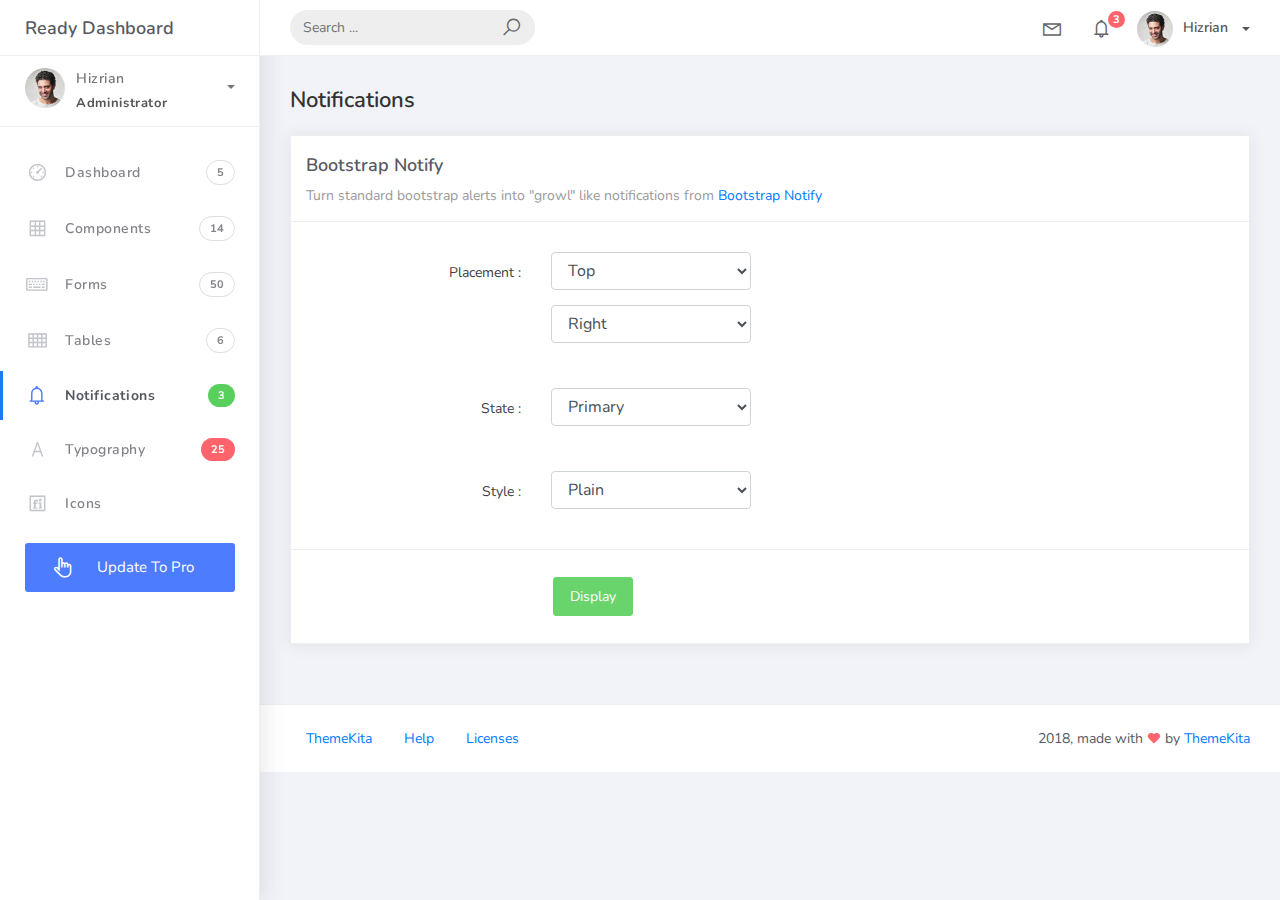
<file: Portfolio.WebUI/wwwroot/Ready-Bootstrap-Dashboard-master/notifications.html>
<!DOCTYPE html>
<html>
<head>
	<meta http-equiv="X-UA-Compatible" content="IE=edge,chrome=1" />
	<title>Notifications - Ready Bootstrap Dashboard</title>
	<meta content='width=device-width, initial-scale=1.0, maximum-scale=1.0, user-scalable=0, shrink-to-fit=no' name='viewport' />
	<link rel="stylesheet" href="assets/css/bootstrap.min.css">
	<link rel="stylesheet" href="https://fonts.googleapis.com/css?family=Nunito:200,200i,300,300i,400,400i,600,600i,700,700i,800,800i,900,900i">
	<link rel="stylesheet" href="assets/css/ready.css">
	<link rel="stylesheet" href="assets/css/demo.css">
</head>
<body>
	<div class="wrapper">
		<div class="main-header">
			<div class="logo-header">
				<a href="index.html" class="logo">
					Ready Dashboard
				</a>
				<button class="navbar-toggler sidenav-toggler ml-auto" type="button" data-toggle="collapse" data-target="collapse" aria-controls="sidebar" aria-expanded="false" aria-label="Toggle navigation">
					<span class="navbar-toggler-icon"></span>
				</button>
				<button class="topbar-toggler more"><i class="la la-ellipsis-v"></i></button>
			</div>
			<nav class="navbar navbar-header navbar-expand-lg">
				<div class="container-fluid">
					
					<form class="navbar-left navbar-form nav-search mr-md-3" action="">
						<div class="input-group">
							<input type="text" placeholder="Search ..." class="form-control">
							<div class="input-group-append">
								<span class="input-group-text">
									<i class="la la-search search-icon"></i>
								</span>
							</div>
						</div>
					</form>
					<ul class="navbar-nav topbar-nav ml-md-auto align-items-center">
						<li class="nav-item dropdown hidden-caret">
							<a class="nav-link dropdown-toggle" href="#" id="navbarDropdown" role="button" data-toggle="dropdown" aria-haspopup="true" aria-expanded="false">
								<i class="la la-envelope"></i>
							</a>
							<div class="dropdown-menu" aria-labelledby="navbarDropdown">
								<a class="dropdown-item" href="#">Action</a>
								<a class="dropdown-item" href="#">Another action</a>
								<div class="dropdown-divider"></div>
								<a class="dropdown-item" href="#">Something else here</a>
							</div>
						</li>
						<li class="nav-item dropdown hidden-caret">
							<a class="nav-link dropdown-toggle" href="#" id="navbarDropdown" role="button" data-toggle="dropdown" aria-haspopup="true" aria-expanded="false">
								<i class="la la-bell"></i>
								<span class="notification">3</span>
							</a>
							<ul class="dropdown-menu notif-box" aria-labelledby="navbarDropdown">
								<li>
									<div class="dropdown-title">You have 4 new notification</div>
								</li>
								<li>
									<div class="notif-center">
										<a href="#">
											<div class="notif-icon notif-primary"> <i class="la la-user-plus"></i> </div>
											<div class="notif-content">
												<span class="block">
													New user registered
												</span>
												<span class="time">5 minutes ago</span> 
											</div>
										</a>
										<a href="#">
											<div class="notif-icon notif-success"> <i class="la la-comment"></i> </div>
											<div class="notif-content">
												<span class="block">
													Rahmad commented on Admin
												</span>
												<span class="time">12 minutes ago</span> 
											</div>
										</a>
										<a href="#">
											<div class="notif-img"> 
												<img src="assets/img/profile2.jpg" alt="Img Profile">
											</div>
											<div class="notif-content">
												<span class="block">
													Reza send messages to you
												</span>
												<span class="time">12 minutes ago</span> 
											</div>
										</a>
										<a href="#">
											<div class="notif-icon notif-danger"> <i class="la la-heart"></i> </div>
											<div class="notif-content">
												<span class="block">
													Farrah liked Admin
												</span>
												<span class="time">17 minutes ago</span> 
											</div>
										</a>
									</div>
								</li>
								<li>
									<a class="see-all" href="javascript:void(0);"> <strong>See all notifications</strong> <i class="la la-angle-right"></i> </a>
								</li>
							</ul>
						</li>
						<li class="nav-item dropdown">
							<a class="dropdown-toggle profile-pic" data-toggle="dropdown" href="#" aria-expanded="false"> <img src="assets/img/profile.jpg" alt="user-img" width="36" class="img-circle"><span >Hizrian</span></span> </a>
							<ul class="dropdown-menu dropdown-user">
								<li>
									<div class="user-box">
										<div class="u-img"><img src="assets/img/profile.jpg" alt="user"></div>
										<div class="u-text">
											<h4>Hizrian</h4>
											<p class="text-muted">hello@themekita.com</p><a href="profile.html" class="btn btn-rounded btn-danger btn-sm">View Profile</a></div>
										</div>
									</li>
									<div class="dropdown-divider"></div>
									<a class="dropdown-item" href="#"><i class="ti-user"></i> My Profile</a>
									<a class="dropdown-item" href="#"></i> My Balance</a>
									<a class="dropdown-item" href="#"><i class="ti-email"></i> Inbox</a>
									<div class="dropdown-divider"></div>
									<a class="dropdown-item" href="#"><i class="ti-settings"></i> Account Setting</a>
									<div class="dropdown-divider"></div>
									<a class="dropdown-item" href="#"><i class="fa fa-power-off"></i> Logout</a>
								</ul>
								<!-- /.dropdown-user -->
							</li>
						</ul>
					</div>
				</nav>
			</div>
			<div class="sidebar">
				<div class="scrollbar-inner sidebar-wrapper">
					<div class="user">
						<div class="photo">
							<img src="assets/img/profile.jpg">
						</div>
						<div class="info">
							<a class="" data-toggle="collapse" href="#collapseExample" aria-expanded="true">
								<span>
									Hizrian
									<span class="user-level">Administrator</span>
									<span class="caret"></span>
								</span>
							</a>
							<div class="clearfix"></div>

							<div class="collapse in" id="collapseExample" aria-expanded="true" style="">
								<ul class="nav">
									<li>
										<a href="#profile">
											<span class="link-collapse">My Profile</span>
										</a>
									</li>
									<li>
										<a href="#edit">
											<span class="link-collapse">Edit Profile</span>
										</a>
									</li>
									<li>
										<a href="#settings">
											<span class="link-collapse">Settings</span>
										</a>
									</li>
								</ul>
							</div>
						</div>
					</div>
					<ul class="nav">
						<li class="nav-item">
							<a href="index.html">
								<i class="la la-dashboard"></i>
								<p>Dashboard</p>
								<span class="badge badge-count">5</span>
							</a>
						</li>
						<li class="nav-item">
							<a href="components.html">
								<i class="la la-table"></i>
								<p>Components</p>
								<span class="badge badge-count">14</span>
							</a>
						</li>
						<li class="nav-item">
							<a href="forms.html">
								<i class="la la-keyboard-o"></i>
								<p>Forms</p>
								<span class="badge badge-count">50</span>
							</a>
						</li>
						<li class="nav-item">
							<a href="tables.html">
								<i class="la la-th"></i>
								<p>Tables</p>
								<span class="badge badge-count">6</span>
							</a>
						</li>
						<li class="nav-item active">
							<a href="notifications.html">
								<i class="la la-bell"></i>
								<p>Notifications</p>
								<span class="badge badge-success">3</span>
							</a>
						</li>
						<li class="nav-item">
							<a href="typography.html">
								<i class="la la-font"></i>
								<p>Typography</p>
								<span class="badge badge-danger">25</span>
							</a>
						</li>
						<li class="nav-item">
							<a href="icons.html">
								<i class="la la-fonticons"></i>
								<p>Icons</p>
							</a>
						</li>
						<li class="nav-item update-pro">
							<button  data-toggle="modal" data-target="#modalUpdate">
								<i class="la la-hand-pointer-o"></i>
								<p>Update To Pro</p>
							</button>
						</li>
					</ul>
				</div>
			</div>
			<div class="main-panel">
				<div class="content">
					<div class="container-fluid">
						<h4 class="page-title">Notifications</h4>
						<div class="row">
							<div class="col-md-12">
								<div class="card">
									<div class="card-header">
										<div class="card-title">Bootstrap Notify</div>
										<div class="card-category">Turn standard bootstrap alerts into "growl" like notifications from <a class="link" href="http://bootstrap-notify.remabledesigns.com/">Bootstrap Notify</a></div>
									</div>
									<div class="card-body">
										<div class="form">
											<div class="form-group from-show-notify row">
												<div class="col-lg-3 col-md-3 col-sm-12 text-right">
													<label>Placement :</label>
												</div>
												<div class="col-lg-4 col-md-9 col-sm-12">
													<select class="form-control input-fixed" id="notify_placement_from">
														<option value="top">Top</option>
														<option value="bottom">Bottom</option>
													</select>
													<select class="form-control input-fixed" id="notify_placement_align">
														<option value="left">Left</option>
														<option value="right" selected="">Right</option>
														<option value="center">Center</option>
													</select>
												</div>
											</div>
											<div class="form-group from-show-notify row">
												<div class="col-lg-3 col-md-3 col-sm-12 text-right">
													<label>State :</label>
												</div>
												<div class="col-lg-4 col-md-9 col-sm-12">
													<select class="form-control input-fixed" id="notify_state">
														<option value="primary">Primary</option>
														<option value="info">Info</option>
														<option value="success">Success</option>
														<option value="warning">Warning</option>
														<option value="danger">Danger</option>
													</select>
												</div>
											</div>
											<div class="form-group from-show-notify row">
												<div class="col-lg-3 col-md-3 col-sm-12 text-right">
													<label>Style :</label>
												</div>
												<div class="col-lg-4 col-md-9 col-sm-12">
													<select class="form-control input-fixed" id="notify_style">
														<option value="plain">Plain</option>
														<option value="withicon">With Icon</option>
													</select>
												</div>
											</div>
										</div>
									</div>
									<div class="card-footer">
										<div class="form">
											<div class="form-group from-show-notify row">
												<div class="col-lg-3 col-md-3 col-sm-12">

												</div>
												<div class="col-lg-4 col-md-9 col-sm-12">
													<button id="displayNotif" class="btn btn-success">Display</button>
												</div>
											</div>
										</div>
									</div>
								</div>
							</div>
						</div>
					</div>
				</div>
				<footer class="footer">
					<div class="container-fluid">
						<nav class="pull-left">
							<ul class="nav">
								<li class="nav-item">
									<a class="nav-link" href="http://www.themekita.com">
										ThemeKita
									</a>
								</li>
								<li class="nav-item">
									<a class="nav-link" href="#">
										Help
									</a>
								</li>
								<li class="nav-item">
									<a class="nav-link" href="https://themewagon.com/license/#free-item">
										Licenses
									</a>
								</li>
							</ul>
						</nav>
						<div class="copyright ml-auto">
							2018, made with <i class="la la-heart heart text-danger"></i> by <a href="http://www.themekita.com">ThemeKita</a>
						</div>				
					</div>
				</footer>
			</div>
		</div>
	</div>
	<!-- Modal -->
	<div class="modal fade" id="modalUpdate" tabindex="-1" role="dialog" aria-labelledby="modalUpdatePro" aria-hidden="true">
		<div class="modal-dialog modal-dialog-centered" role="document">
			<div class="modal-content">
				<div class="modal-header bg-primary">
					<h6 class="modal-title"><i class="la la-frown-o"></i> Under Development</h6>
					<button type="button" class="close" data-dismiss="modal" aria-label="Close">
						<span aria-hidden="true">&times;</span>
					</button>
				</div>
				<div class="modal-body text-center">									
					<p>Currently the pro version of the <b>Ready Dashboard</b> Bootstrap is in progress development</p>
					<p>
					<b>We'll let you know when it's done</b></p>
				</div>
				<div class="modal-footer">
					<button type="button" class="btn btn-secondary" data-dismiss="modal">Close</button>
				</div>
			</div>
		</div>
	</div>
</body>
<script src="assets/js/core/jquery.3.2.1.min.js"></script>
<script src="assets/js/plugin/jquery-ui-1.12.1.custom/jquery-ui.min.js"></script>
<script src="assets/js/core/popper.min.js"></script>
<script src="assets/js/core/bootstrap.min.js"></script>
<script src="assets/js/plugin/chartist/chartist.min.js"></script>
<script src="assets/js/plugin/chartist/plugin/chartist-plugin-tooltip.min.js"></script>
<script src="assets/js/plugin/bootstrap-notify/bootstrap-notify.min.js"></script>
<script src="assets/js/plugin/bootstrap-toggle/bootstrap-toggle.min.js"></script>
<script src="assets/js/plugin/jquery-mapael/jquery.mapael.min.js"></script>
<script src="assets/js/plugin/jquery-mapael/maps/world_countries.min.js"></script>
<script src="assets/js/plugin/chart-circle/circles.min.js"></script>
<script src="assets/js/plugin/jquery-scrollbar/jquery.scrollbar.min.js"></script>
<script src="assets/js/ready.min.js"></script>
<script>
	$('#displayNotif').on('click', function(){
		var placementFrom = $('#notify_placement_from option:selected').val();
		var placementAlign = $('#notify_placement_align option:selected').val();
		var state = $('#notify_state option:selected').val();
		var style = $('#notify_style option:selected').val();
		var content = {};

		content.message = 'Turning standard Bootstrap alerts into "notify" like notifications';
		content.title = 'Bootstrap notify';
		if (style == "withicon") {
			content.icon = 'la la-bell';
		} else {
			content.icon = 'none';
		}
		content.url = 'index.html';
		content.target = '_blank';

		$.notify(content,{
			type: state,
			placement: {
				from: placementFrom,
				align: placementAlign
			},
			time: 1000,
		});
	});
</script>
</html>
</file>
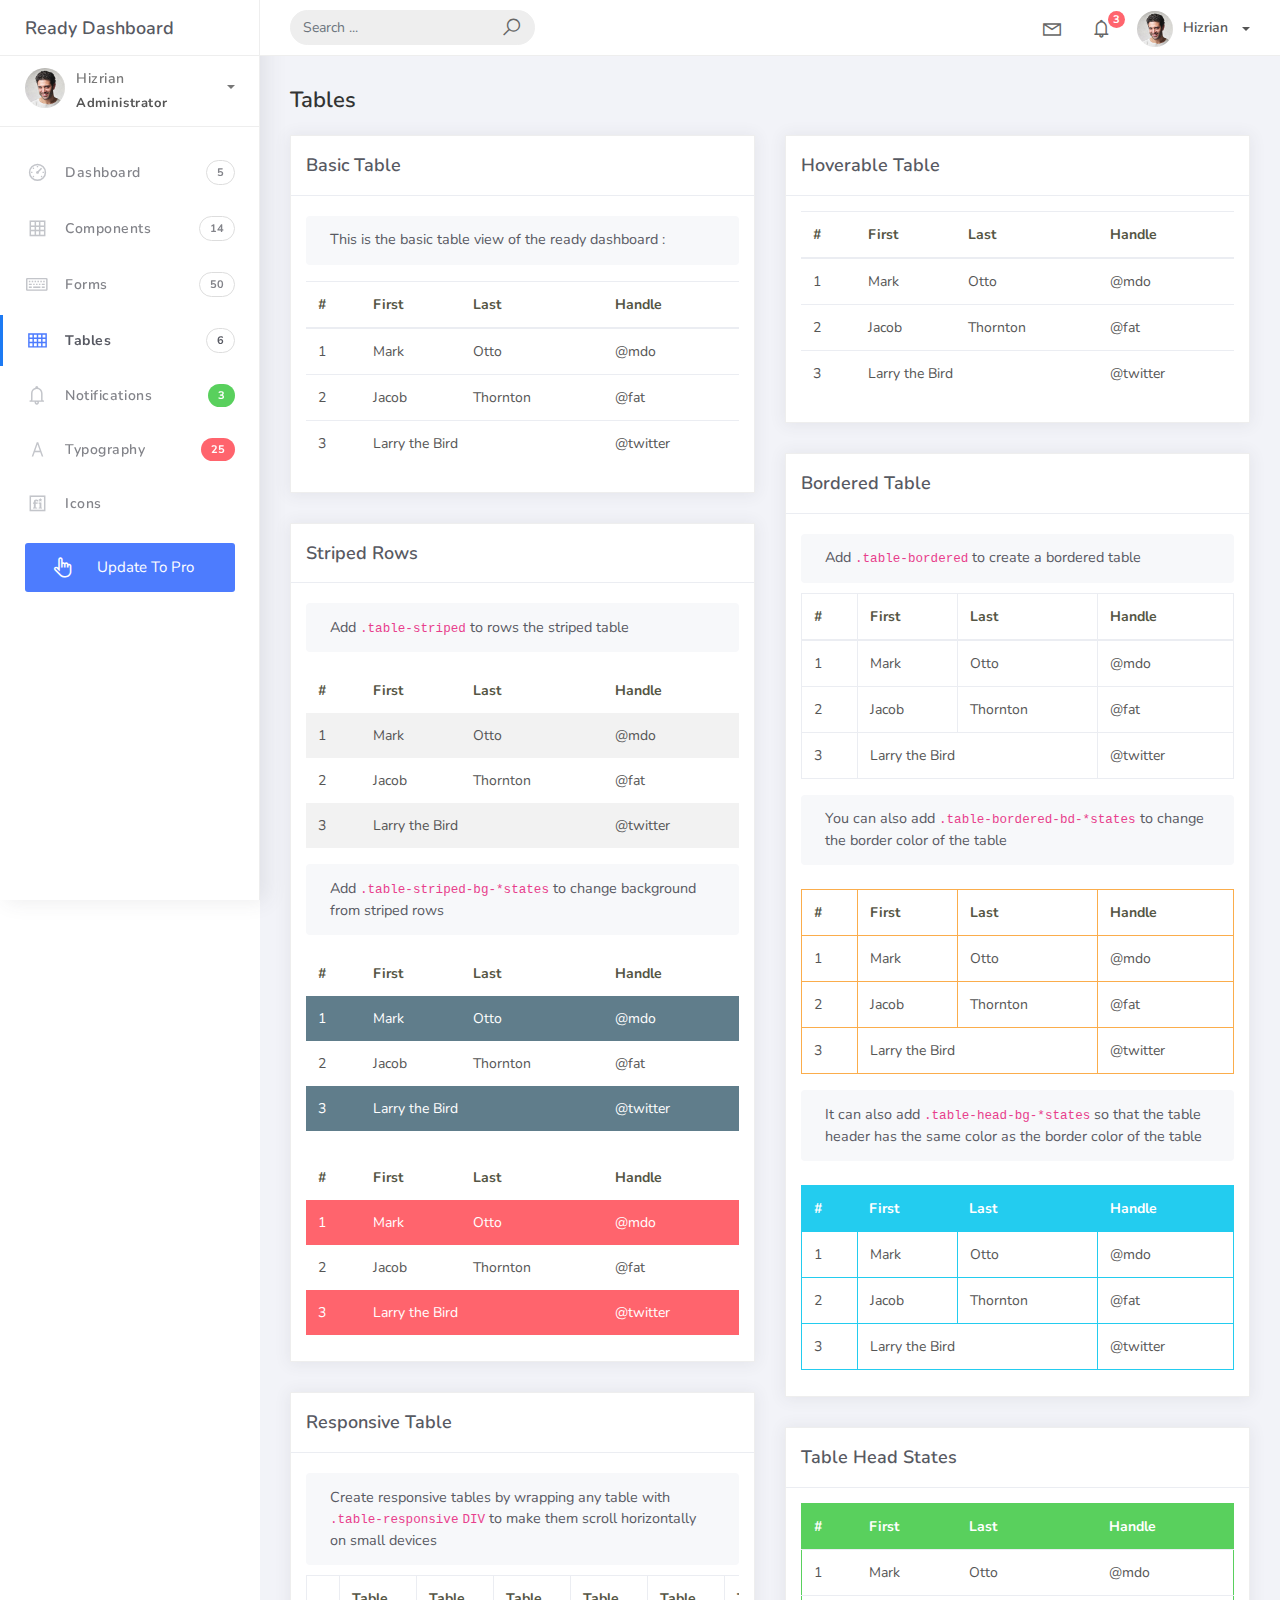
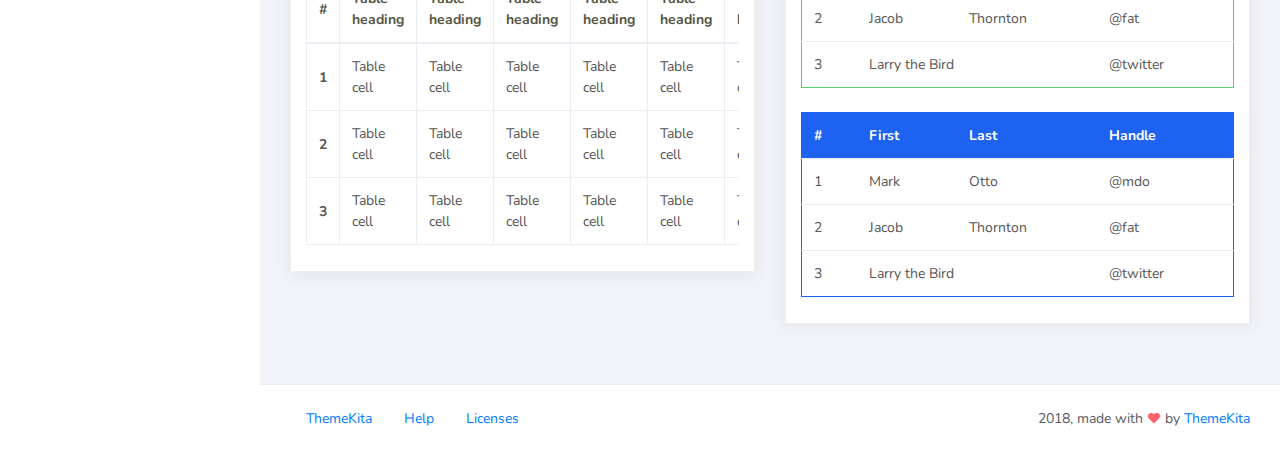
<file: Portfolio.WebUI/wwwroot/Ready-Bootstrap-Dashboard-master/tables.html>
<!DOCTYPE html>
<html>
<head>
	<meta http-equiv="X-UA-Compatible" content="IE=edge,chrome=1" />
	<title>Tables - Ready Bootstrap Dashboard</title>
	<meta content='width=device-width, initial-scale=1.0, maximum-scale=1.0, user-scalable=0, shrink-to-fit=no' name='viewport' />
	<link rel="stylesheet" href="assets/css/bootstrap.min.css">
	<link rel="stylesheet" href="https://fonts.googleapis.com/css?family=Nunito:200,200i,300,300i,400,400i,600,600i,700,700i,800,800i,900,900i">
	<link rel="stylesheet" href="assets/css/ready.css">
	<link rel="stylesheet" href="assets/css/demo.css">
</head>
<body>
	<div class="wrapper">
		<div class="main-header">
			<div class="logo-header">
				<a href="index.html" class="logo">
					Ready Dashboard
				</a>
				<button class="navbar-toggler sidenav-toggler ml-auto" type="button" data-toggle="collapse" data-target="collapse" aria-controls="sidebar" aria-expanded="false" aria-label="Toggle navigation">
					<span class="navbar-toggler-icon"></span>
				</button>
				<button class="topbar-toggler more"><i class="la la-ellipsis-v"></i></button>
			</div>
			<nav class="navbar navbar-header navbar-expand-lg">
				<div class="container-fluid">
					
					<form class="navbar-left navbar-form nav-search mr-md-3" action="">
						<div class="input-group">
							<input type="text" placeholder="Search ..." class="form-control">
							<div class="input-group-append">
								<span class="input-group-text">
									<i class="la la-search search-icon"></i>
								</span>
							</div>
						</div>
					</form>
					<ul class="navbar-nav topbar-nav ml-md-auto align-items-center">
						<li class="nav-item dropdown hidden-caret">
							<a class="nav-link dropdown-toggle" href="#" id="navbarDropdown" role="button" data-toggle="dropdown" aria-haspopup="true" aria-expanded="false">
								<i class="la la-envelope"></i>
							</a>
							<div class="dropdown-menu" aria-labelledby="navbarDropdown">
								<a class="dropdown-item" href="#">Action</a>
								<a class="dropdown-item" href="#">Another action</a>
								<div class="dropdown-divider"></div>
								<a class="dropdown-item" href="#">Something else here</a>
							</div>
						</li>
						<li class="nav-item dropdown hidden-caret">
							<a class="nav-link dropdown-toggle" href="#" id="navbarDropdown" role="button" data-toggle="dropdown" aria-haspopup="true" aria-expanded="false">
								<i class="la la-bell"></i>
								<span class="notification">3</span>
							</a>
							<ul class="dropdown-menu notif-box" aria-labelledby="navbarDropdown">
								<li>
									<div class="dropdown-title">You have 4 new notification</div>
								</li>
								<li>
									<div class="notif-center">
										<a href="#">
											<div class="notif-icon notif-primary"> <i class="la la-user-plus"></i> </div>
											<div class="notif-content">
												<span class="block">
													New user registered
												</span>
												<span class="time">5 minutes ago</span> 
											</div>
										</a>
										<a href="#">
											<div class="notif-icon notif-success"> <i class="la la-comment"></i> </div>
											<div class="notif-content">
												<span class="block">
													Rahmad commented on Admin
												</span>
												<span class="time">12 minutes ago</span> 
											</div>
										</a>
										<a href="#">
											<div class="notif-img"> 
												<img src="assets/img/profile2.jpg" alt="Img Profile">
											</div>
											<div class="notif-content">
												<span class="block">
													Reza send messages to you
												</span>
												<span class="time">12 minutes ago</span> 
											</div>
										</a>
										<a href="#">
											<div class="notif-icon notif-danger"> <i class="la la-heart"></i> </div>
											<div class="notif-content">
												<span class="block">
													Farrah liked Admin
												</span>
												<span class="time">17 minutes ago</span> 
											</div>
										</a>
									</div>
								</li>
								<li>
									<a class="see-all" href="javascript:void(0);"> <strong>See all notifications</strong> <i class="la la-angle-right"></i> </a>
								</li>
							</ul>
						</li>
						<li class="nav-item dropdown">
							<a class="dropdown-toggle profile-pic" data-toggle="dropdown" href="#" aria-expanded="false"> <img src="assets/img/profile.jpg" alt="user-img" width="36" class="img-circle"><span >Hizrian</span></span> </a>
							<ul class="dropdown-menu dropdown-user">
								<li>
									<div class="user-box">
										<div class="u-img"><img src="assets/img/profile.jpg" alt="user"></div>
										<div class="u-text">
											<h4>Hizrian</h4>
											<p class="text-muted">hello@themekita.com</p><a href="profile.html" class="btn btn-rounded btn-danger btn-sm">View Profile</a></div>
										</div>
									</li>
									<div class="dropdown-divider"></div>
									<a class="dropdown-item" href="#"><i class="ti-user"></i> My Profile</a>
									<a class="dropdown-item" href="#"></i> My Balance</a>
									<a class="dropdown-item" href="#"><i class="ti-email"></i> Inbox</a>
									<div class="dropdown-divider"></div>
									<a class="dropdown-item" href="#"><i class="ti-settings"></i> Account Setting</a>
									<div class="dropdown-divider"></div>
									<a class="dropdown-item" href="#"><i class="fa fa-power-off"></i> Logout</a>
								</ul>
								<!-- /.dropdown-user -->
							</li>
						</ul>
					</div>
				</nav>
			</div>
			<div class="sidebar">
				<div class="scrollbar-inner sidebar-wrapper">
					<div class="user">
						<div class="photo">
							<img src="assets/img/profile.jpg">
						</div>
						<div class="info">
							<a class="" data-toggle="collapse" href="#collapseExample" aria-expanded="true">
								<span>
									Hizrian
									<span class="user-level">Administrator</span>
									<span class="caret"></span>
								</span>
							</a>
							<div class="clearfix"></div>

							<div class="collapse in" id="collapseExample" aria-expanded="true" style="">
								<ul class="nav">
									<li>
										<a href="#profile">
											<span class="link-collapse">My Profile</span>
										</a>
									</li>
									<li>
										<a href="#edit">
											<span class="link-collapse">Edit Profile</span>
										</a>
									</li>
									<li>
										<a href="#settings">
											<span class="link-collapse">Settings</span>
										</a>
									</li>
								</ul>
							</div>
						</div>
					</div>
					<ul class="nav">
						<li class="nav-item">
							<a href="index.html">
								<i class="la la-dashboard"></i>
								<p>Dashboard</p>
								<span class="badge badge-count">5</span>
							</a>
						</li>
						<li class="nav-item">
							<a href="components.html">
								<i class="la la-table"></i>
								<p>Components</p>
								<span class="badge badge-count">14</span>
							</a>
						</li>
						<li class="nav-item">
							<a href="forms.html">
								<i class="la la-keyboard-o"></i>
								<p>Forms</p>
								<span class="badge badge-count">50</span>
							</a>
						</li>
						<li class="nav-item active">
							<a href="tables.html">
								<i class="la la-th"></i>
								<p>Tables</p>
								<span class="badge badge-count">6</span>
							</a>
						</li>
						<li class="nav-item">
							<a href="notifications.html">
								<i class="la la-bell"></i>
								<p>Notifications</p>
								<span class="badge badge-success">3</span>
							</a>
						</li>
						<li class="nav-item">
							<a href="typography.html">
								<i class="la la-font"></i>
								<p>Typography</p>
								<span class="badge badge-danger">25</span>
							</a>
						</li>
						<li class="nav-item">
							<a href="icons.html">
								<i class="la la-fonticons"></i>
								<p>Icons</p>
							</a>
						</li>
						<li class="nav-item update-pro">
							<button  data-toggle="modal" data-target="#modalUpdate">
								<i class="la la-hand-pointer-o"></i>
								<p>Update To Pro</p>
							</button>
						</li>
					</ul>
				</div>
			</div>
			<div class="main-panel">
				<div class="content">
					<div class="container-fluid">
						<h4 class="page-title">Tables</h4>
						<div class="row">
							<div class="col-md-6">
								<div class="card">
									<div class="card-header">
										<div class="card-title">Basic Table</div>
									</div>
									<div class="card-body">
										<div class="card-sub">									
											This is the basic table view of the ready dashboard :
										</div>
										<table class="table mt-3">
											<thead>
												<tr>
													<th scope="col">#</th>
													<th scope="col">First</th>
													<th scope="col">Last</th>
													<th scope="col">Handle</th>
												</tr>
											</thead>
											<tbody>
												<tr>
													<td>1</td>
													<td>Mark</td>
													<td>Otto</td>
													<td>@mdo</td>
												</tr>
												<tr>
													<td>2</td>
													<td>Jacob</td>
													<td>Thornton</td>
													<td>@fat</td>
												</tr>
												<tr>
													<td>3</td>
													<td colspan="2">Larry the Bird</td>
													<td>@twitter</td>
												</tr>
											</tbody>
										</table>
									</div>
								</div>
								<div class="card">
									<div class="card-header">
										<div class="card-title">Striped Rows</div>
									</div>
									<div class="card-body">
										<div class="card-sub">											
											Add <code class="highlighter-rouge">.table-striped</code> to rows the striped table
										</div>
										<table class="table table-striped mt-3">
											<thead>
												<tr>
													<th scope="col">#</th>
													<th scope="col">First</th>
													<th scope="col">Last</th>
													<th scope="col">Handle</th>
												</tr>
											</thead>
											<tbody>
												<tr>
													<td>1</td>
													<td>Mark</td>
													<td>Otto</td>
													<td>@mdo</td>
												</tr>
												<tr>
													<td>2</td>
													<td>Jacob</td>
													<td>Thornton</td>
													<td>@fat</td>
												</tr>
												<tr>
													<td>3</td>
													<td colspan="2">Larry the Bird</td>
													<td>@twitter</td>
												</tr>
											</tbody>
										</table>
										<div class="card-sub">
											Add <code class="#highlighter-rouge">.table-striped-bg-*states</code> to change background from striped rows
										</div>
										<table class="table table-striped table-striped-bg-default mt-3">
											<thead>
												<tr>
													<th scope="col">#</th>
													<th scope="col">First</th>
													<th scope="col">Last</th>
													<th scope="col">Handle</th>
												</tr>
											</thead>
											<tbody>
												<tr>
													<td>1</td>
													<td>Mark</td>
													<td>Otto</td>
													<td>@mdo</td>
												</tr>
												<tr>
													<td>2</td>
													<td>Jacob</td>
													<td>Thornton</td>
													<td>@fat</td>
												</tr>
												<tr>
													<td>3</td>
													<td colspan="2">Larry the Bird</td>
													<td>@twitter</td>
												</tr>
											</tbody>
										</table>
										<table class="table table-striped table-striped-bg-danger mt-4">
											<thead>
												<tr>
													<th scope="col">#</th>
													<th scope="col">First</th>
													<th scope="col">Last</th>
													<th scope="col">Handle</th>
												</tr>
											</thead>
											<tbody>
												<tr>
													<td>1</td>
													<td>Mark</td>
													<td>Otto</td>
													<td>@mdo</td>
												</tr>
												<tr>
													<td>2</td>
													<td>Jacob</td>
													<td>Thornton</td>
													<td>@fat</td>
												</tr>
												<tr>
													<td>3</td>
													<td colspan="2">Larry the Bird</td>
													<td>@twitter</td>
												</tr>
											</tbody>
										</table>
									</div>
								</div>
								<div class="card">
									<div class="card-header">
										<div class="card-title">Responsive Table</div>
									</div>
									<div class="card-body">
										<div class="card-sub">
											Create responsive tables by wrapping any table with <code class="highlighter-rouge">.table-responsive</code> <code class="highlighter-rouge">DIV</code> to make them scroll horizontally on small devices
										</div>
										<div class="table-responsive">
											<table class="table table-bordered">
												<thead>
													<tr>
														<th>#</th>
														<th>Table heading</th>
														<th>Table heading</th>
														<th>Table heading</th>
														<th>Table heading</th>
														<th>Table heading</th>
														<th>Table heading</th>
													</tr>
												</thead>
												<tbody>
													<tr>
														<th scope="row">1</th>
														<td>Table cell</td>
														<td>Table cell</td>
														<td>Table cell</td>
														<td>Table cell</td>
														<td>Table cell</td>
														<td>Table cell</td>
													</tr>
													<tr>
														<th scope="row">2</th>
														<td>Table cell</td>
														<td>Table cell</td>
														<td>Table cell</td>
														<td>Table cell</td>
														<td>Table cell</td>
														<td>Table cell</td>
													</tr>
													<tr>
														<th scope="row">3</th>
														<td>Table cell</td>
														<td>Table cell</td>
														<td>Table cell</td>
														<td>Table cell</td>
														<td>Table cell</td>
														<td>Table cell</td>
													</tr>
												</tbody>
											</table>
										</div>
									</div>
								</div>
							</div>
							<div class="col-md-6">
								<div class="card">
									<div class="card-header">
										<div class="card-title">Hoverable Table</div>
									</div>
									<div class="card-body">
										<table class="table table-hover">
											<thead>
												<tr>
													<th scope="col">#</th>
													<th scope="col">First</th>
													<th scope="col">Last</th>
													<th scope="col">Handle</th>
												</tr>
											</thead>
											<tbody>
												<tr>
													<td>1</td>
													<td>Mark</td>
													<td>Otto</td>
													<td>@mdo</td>
												</tr>
												<tr>
													<td>2</td>
													<td>Jacob</td>
													<td>Thornton</td>
													<td>@fat</td>
												</tr>
												<tr>
													<td>3</td>
													<td colspan="2">Larry the Bird</td>
													<td>@twitter</td>
												</tr>
											</tbody>
										</table>
									</div>
								</div>
								<div class="card">
									<div class="card-header">
										<div class="card-title">Bordered Table</div>
									</div>
									<div class="card-body">
										<div class="card-sub">
											Add <code class="highlighter-rouge">.table-bordered</code> to create a bordered table
										</div>
										<table class="table table-bordered">
											<thead>
												<tr>
													<th scope="col">#</th>
													<th scope="col">First</th>
													<th scope="col">Last</th>
													<th scope="col">Handle</th>
												</tr>
											</thead>
											<tbody>
												<tr>
													<td>1</td>
													<td>Mark</td>
													<td>Otto</td>
													<td>@mdo</td>
												</tr>
												<tr>
													<td>2</td>
													<td>Jacob</td>
													<td>Thornton</td>
													<td>@fat</td>
												</tr>
												<tr>
													<td>3</td>
													<td colspan="2">Larry the Bird</td>
													<td>@twitter</td>
												</tr>
											</tbody>
										</table>
										<div class="card-sub">											
											You can also add <code class="highlighter-rouge">.table-bordered-bd-*states</code> to change the border color of the table
										</div>
										<table class="table table-bordered table-bordered-bd-warning mt-4">
											<thead>
												<tr>
													<th scope="col">#</th>
													<th scope="col">First</th>
													<th scope="col">Last</th>
													<th scope="col">Handle</th>
												</tr>
											</thead>
											<tbody>
												<tr>
													<td>1</td>
													<td>Mark</td>
													<td>Otto</td>
													<td>@mdo</td>
												</tr>
												<tr>
													<td>2</td>
													<td>Jacob</td>
													<td>Thornton</td>
													<td>@fat</td>
												</tr>
												<tr>
													<td>3</td>
													<td colspan="2">Larry the Bird</td>
													<td>@twitter</td>
												</tr>
											</tbody>
										</table>
										<div class="card-sub">
											It can also add <code class="highlight-rouge">.table-head-bg-*states</code> so that the table header has the same color as the border color of the table
										</div>
										<table class="table table-bordered table-head-bg-info table-bordered-bd-info mt-4">
											<thead>
												<tr>
													<th scope="col">#</th>
													<th scope="col">First</th>
													<th scope="col">Last</th>
													<th scope="col">Handle</th>
												</tr>
											</thead>
											<tbody>
												<tr>
													<td>1</td>
													<td>Mark</td>
													<td>Otto</td>
													<td>@mdo</td>
												</tr>
												<tr>
													<td>2</td>
													<td>Jacob</td>
													<td>Thornton</td>
													<td>@fat</td>
												</tr>
												<tr>
													<td>3</td>
													<td colspan="2">Larry the Bird</td>
													<td>@twitter</td>
												</tr>
											</tbody>
										</table>
									</div>
								</div>
								<div class="card">
									<div class="card-header">
										<div class="card-title">Table Head States</div>
									</div>
									<div class="card-body">
										<table class="table table-head-bg-success">
											<thead>
												<tr>
													<th scope="col">#</th>
													<th scope="col">First</th>
													<th scope="col">Last</th>
													<th scope="col">Handle</th>
												</tr>
											</thead>
											<tbody>
												<tr>
													<td>1</td>
													<td>Mark</td>
													<td>Otto</td>
													<td>@mdo</td>
												</tr>
												<tr>
													<td>2</td>
													<td>Jacob</td>
													<td>Thornton</td>
													<td>@fat</td>
												</tr>
												<tr>
													<td>3</td>
													<td colspan="2">Larry the Bird</td>
													<td>@twitter</td>
												</tr>
											</tbody>
										</table>
										<table class="table table-head-bg-primary mt-4">
											<thead>
												<tr>
													<th scope="col">#</th>
													<th scope="col">First</th>
													<th scope="col">Last</th>
													<th scope="col">Handle</th>
												</tr>
											</thead>
											<tbody>
												<tr>
													<td>1</td>
													<td>Mark</td>
													<td>Otto</td>
													<td>@mdo</td>
												</tr>
												<tr>
													<td>2</td>
													<td>Jacob</td>
													<td>Thornton</td>
													<td>@fat</td>
												</tr>
												<tr>
													<td>3</td>
													<td colspan="2">Larry the Bird</td>
													<td>@twitter</td>
												</tr>
											</tbody>
										</table>
									</div>
								</div>
							</div>
						</div>
					</div>
				</div>
				<footer class="footer">
					<div class="container-fluid">
						<nav class="pull-left">
							<ul class="nav">
								<li class="nav-item">
									<a class="nav-link" href="http://www.themekita.com">
										ThemeKita
									</a>
								</li>
								<li class="nav-item">
									<a class="nav-link" href="#">
										Help
									</a>
								</li>
								<li class="nav-item">
									<a class="nav-link" href="https://themewagon.com/license/#free-item">
										Licenses
									</a>
								</li>
							</ul>
						</nav>
						<div class="copyright ml-auto">
							2018, made with <i class="la la-heart heart text-danger"></i> by <a href="http://www.themekita.com">ThemeKita</a>
						</div>				
					</div>
				</footer>
			</div>
		</div>
	</div>
</div>
<!-- Modal -->
<div class="modal fade" id="modalUpdate" tabindex="-1" role="dialog" aria-labelledby="modalUpdatePro" aria-hidden="true">
	<div class="modal-dialog modal-dialog-centered" role="document">
		<div class="modal-content">
			<div class="modal-header bg-primary">
				<h6 class="modal-title"><i class="la la-frown-o"></i> Under Development</h6>
				<button type="button" class="close" data-dismiss="modal" aria-label="Close">
					<span aria-hidden="true">&times;</span>
				</button>
			</div>
			<div class="modal-body text-center">									
				<p>Currently the pro version of the <b>Ready Dashboard</b> Bootstrap is in progress development</p>
				<p>
				<b>We'll let you know when it's done</b></p>
			</div>
			<div class="modal-footer">
				<button type="button" class="btn btn-secondary" data-dismiss="modal">Close</button>
			</div>
		</div>
	</div>
</div>
</body>
<script src="assets/js/core/jquery.3.2.1.min.js"></script>
<script src="assets/js/plugin/jquery-ui-1.12.1.custom/jquery-ui.min.js"></script>
<script src="assets/js/core/popper.min.js"></script>
<script src="assets/js/core/bootstrap.min.js"></script>
<script src="assets/js/plugin/chartist/chartist.min.js"></script>
<script src="assets/js/plugin/chartist/plugin/chartist-plugin-tooltip.min.js"></script>
<script src="assets/js/plugin/bootstrap-notify/bootstrap-notify.min.js"></script>
<script src="assets/js/plugin/bootstrap-toggle/bootstrap-toggle.min.js"></script>
<script src="assets/js/plugin/jquery-mapael/jquery.mapael.min.js"></script>
<script src="assets/js/plugin/jquery-mapael/maps/world_countries.min.js"></script>
<script src="assets/js/plugin/chart-circle/circles.min.js"></script>
<script src="assets/js/plugin/jquery-scrollbar/jquery.scrollbar.min.js"></script>
<script src="assets/js/ready.min.js"></script>
<script>
	$('#displayNotif').on('click', function(){
		var placementFrom = $('#notify_placement_from option:selected').val();
		var placementAlign = $('#notify_placement_align option:selected').val();
		var state = $('#notify_state option:selected').val();
		var style = $('#notify_style option:selected').val();
		var content = {};

		content.message = 'Turning standard Bootstrap alerts into "notify" like notifications';
		content.title = 'Bootstrap notify';
		if (style == "withicon") {
			content.icon = 'la la-bell';
		} else {
			content.icon = 'none';
		}
		content.url = 'index.html';
		content.target = '_blank';

		$.notify(content,{
			type: state,
			placement: {
				from: placementFrom,
				align: placementAlign
			},
			time: 1000,
		});
	});
</script>
</html>
</file>
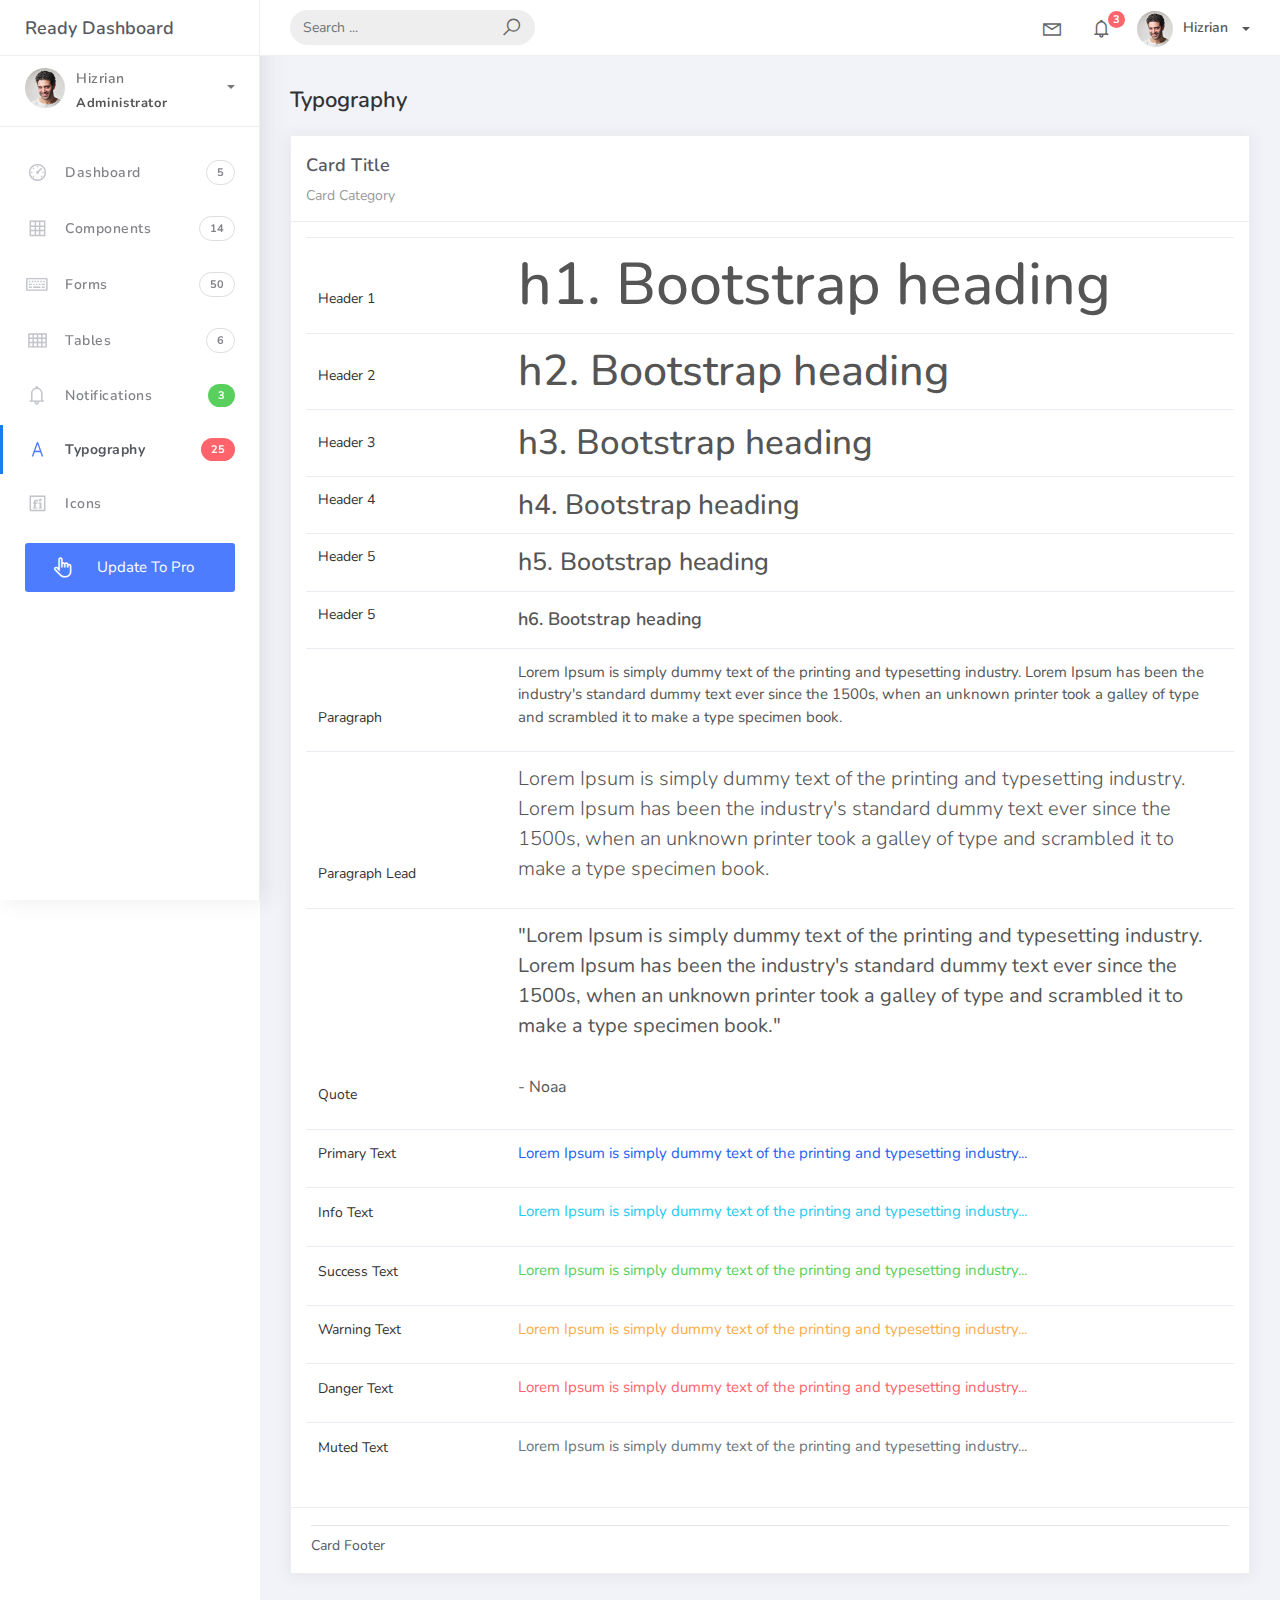
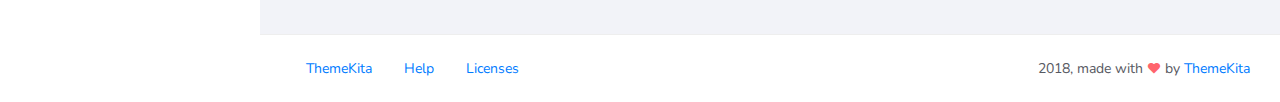
<file: Portfolio.WebUI/wwwroot/Ready-Bootstrap-Dashboard-master/typography.html>
<!DOCTYPE html>
<html>
<head>
	<meta http-equiv="X-UA-Compatible" content="IE=edge,chrome=1" />
	<title>Typography - Ready Bootstrap Dashboard</title>
	<meta content='width=device-width, initial-scale=1.0, maximum-scale=1.0, user-scalable=0, shrink-to-fit=no' name='viewport' />
	<link rel="stylesheet" href="assets/css/bootstrap.min.css">
	<link rel="stylesheet" href="https://fonts.googleapis.com/css?family=Nunito:200,200i,300,300i,400,400i,600,600i,700,700i,800,800i,900,900i">
	<link rel="stylesheet" href="assets/css/ready.css">
	<link rel="stylesheet" href="assets/css/demo.css">
</head>
<body>
	<div class="wrapper">
		<div class="main-header">
			<div class="logo-header">
				<a href="index.html" class="logo">
					Ready Dashboard
				</a>
				<button class="navbar-toggler sidenav-toggler ml-auto" type="button" data-toggle="collapse" data-target="collapse" aria-controls="sidebar" aria-expanded="false" aria-label="Toggle navigation">
					<span class="navbar-toggler-icon"></span>
				</button>
				<button class="topbar-toggler more"><i class="la la-ellipsis-v"></i></button>
			</div>
			<nav class="navbar navbar-header navbar-expand-lg">
				<div class="container-fluid">
					
					<form class="navbar-left navbar-form nav-search mr-md-3" action="">
						<div class="input-group">
							<input type="text" placeholder="Search ..." class="form-control">
							<div class="input-group-append">
								<span class="input-group-text">
									<i class="la la-search search-icon"></i>
								</span>
							</div>
						</div>
					</form>
					<ul class="navbar-nav topbar-nav ml-md-auto align-items-center">
						<li class="nav-item dropdown hidden-caret">
							<a class="nav-link dropdown-toggle" href="#" id="navbarDropdown" role="button" data-toggle="dropdown" aria-haspopup="true" aria-expanded="false">
								<i class="la la-envelope"></i>
							</a>
							<div class="dropdown-menu" aria-labelledby="navbarDropdown">
								<a class="dropdown-item" href="#">Action</a>
								<a class="dropdown-item" href="#">Another action</a>
								<div class="dropdown-divider"></div>
								<a class="dropdown-item" href="#">Something else here</a>
							</div>
						</li>
						<li class="nav-item dropdown hidden-caret">
							<a class="nav-link dropdown-toggle" href="#" id="navbarDropdown" role="button" data-toggle="dropdown" aria-haspopup="true" aria-expanded="false">
								<i class="la la-bell"></i>
								<span class="notification">3</span>
							</a>
							<ul class="dropdown-menu notif-box" aria-labelledby="navbarDropdown">
								<li>
									<div class="dropdown-title">You have 4 new notification</div>
								</li>
								<li>
									<div class="notif-center">
										<a href="#">
											<div class="notif-icon notif-primary"> <i class="la la-user-plus"></i> </div>
											<div class="notif-content">
												<span class="block">
													New user registered
												</span>
												<span class="time">5 minutes ago</span> 
											</div>
										</a>
										<a href="#">
											<div class="notif-icon notif-success"> <i class="la la-comment"></i> </div>
											<div class="notif-content">
												<span class="block">
													Rahmad commented on Admin
												</span>
												<span class="time">12 minutes ago</span> 
											</div>
										</a>
										<a href="#">
											<div class="notif-img"> 
												<img src="assets/img/profile2.jpg" alt="Img Profile">
											</div>
											<div class="notif-content">
												<span class="block">
													Reza send messages to you
												</span>
												<span class="time">12 minutes ago</span> 
											</div>
										</a>
										<a href="#">
											<div class="notif-icon notif-danger"> <i class="la la-heart"></i> </div>
											<div class="notif-content">
												<span class="block">
													Farrah liked Admin
												</span>
												<span class="time">17 minutes ago</span> 
											</div>
										</a>
									</div>
								</li>
								<li>
									<a class="see-all" href="javascript:void(0);"> <strong>See all notifications</strong> <i class="la la-angle-right"></i> </a>
								</li>
							</ul>
						</li>
						<li class="nav-item dropdown">
							<a class="dropdown-toggle profile-pic" data-toggle="dropdown" href="#" aria-expanded="false"> <img src="assets/img/profile.jpg" alt="user-img" width="36" class="img-circle"><span >Hizrian</span></span> </a>
							<ul class="dropdown-menu dropdown-user">
								<li>
									<div class="user-box">
										<div class="u-img"><img src="assets/img/profile.jpg" alt="user"></div>
										<div class="u-text">
											<h4>Hizrian</h4>
											<p class="text-muted">hello@themekita.com</p><a href="profile.html" class="btn btn-rounded btn-danger btn-sm">View Profile</a></div>
										</div>
									</li>
									<div class="dropdown-divider"></div>
									<a class="dropdown-item" href="#"><i class="ti-user"></i> My Profile</a>
									<a class="dropdown-item" href="#"></i> My Balance</a>
									<a class="dropdown-item" href="#"><i class="ti-email"></i> Inbox</a>
									<div class="dropdown-divider"></div>
									<a class="dropdown-item" href="#"><i class="ti-settings"></i> Account Setting</a>
									<div class="dropdown-divider"></div>
									<a class="dropdown-item" href="#"><i class="fa fa-power-off"></i> Logout</a>
								</ul>
								<!-- /.dropdown-user -->
							</li>
						</ul>
					</div>
				</nav>
			</div>
			<div class="sidebar">
				<div class="scrollbar-inner sidebar-wrapper">
					<div class="user">
						<div class="photo">
							<img src="assets/img/profile.jpg">
						</div>
						<div class="info">
							<a class="" data-toggle="collapse" href="#collapseExample" aria-expanded="true">
								<span>
									Hizrian
									<span class="user-level">Administrator</span>
									<span class="caret"></span>
								</span>
							</a>
							<div class="clearfix"></div>

							<div class="collapse in" id="collapseExample" aria-expanded="true" style="">
								<ul class="nav">
									<li>
										<a href="#profile">
											<span class="link-collapse">My Profile</span>
										</a>
									</li>
									<li>
										<a href="#edit">
											<span class="link-collapse">Edit Profile</span>
										</a>
									</li>
									<li>
										<a href="#settings">
											<span class="link-collapse">Settings</span>
										</a>
									</li>
								</ul>
							</div>
						</div>
					</div>
					<ul class="nav">
						<li class="nav-item">
							<a href="index.html">
								<i class="la la-dashboard"></i>
								<p>Dashboard</p>
								<span class="badge badge-count">5</span>
							</a>
						</li>
						<li class="nav-item">
							<a href="components.html">
								<i class="la la-table"></i>
								<p>Components</p>
								<span class="badge badge-count">14</span>
							</a>
						</li>
						<li class="nav-item">
							<a href="forms.html">
								<i class="la la-keyboard-o"></i>
								<p>Forms</p>
								<span class="badge badge-count">50</span>
							</a>
						</li>
						<li class="nav-item">
							<a href="tables.html">
								<i class="la la-th"></i>
								<p>Tables</p>
								<span class="badge badge-count">6</span>
							</a>
						</li>
						<li class="nav-item">
							<a href="notifications.html">
								<i class="la la-bell"></i>
								<p>Notifications</p>
								<span class="badge badge-success">3</span>
							</a>
						</li>
						<li class="nav-item active">
							<a href="typography.html">
								<i class="la la-font"></i>
								<p>Typography</p>
								<span class="badge badge-danger">25</span>
							</a>
						</li>
						<li class="nav-item">
							<a href="icons.html">
								<i class="la la-fonticons"></i>
								<p>Icons</p>
							</a>
						</li>
						<li class="nav-item update-pro">
							<button  data-toggle="modal" data-target="#modalUpdate">
								<i class="la la-hand-pointer-o"></i>
								<p>Update To Pro</p>
							</button>
						</li>
					</ul>
				</div>
			</div>
			<div class="main-panel">
				<div class="content">
					<div class="container-fluid">
						<h4 class="page-title">Typography</h4>
						<div class="row">
							<div class="col-md-12">
								<div class="card">
									<div class="card-header">
										<div class="card-title">Card Title</div>
										<div class="card-category">Card Category</div>
									</div>
									<div class="card-body">
										<table class="table table-typo">
											<tbody>
												<tr>
													<td>
														<p>Header 1</p>

													</td>
													<td><span class="h1">h1. Bootstrap heading</span></td>
												</tr>
												<tr>
													<td>
														<p>Header 2</p>

													</td>
													<td><span class="h2">h2. Bootstrap heading</span></td>
												</tr>
												<tr>
													<td>
														<p>Header 3</p>

													</td>
													<td><span class="h3">h3. Bootstrap heading</span></td>
												</tr>
												<tr>
													<td>
														<p>Header 4</p>

													</td>
													<td><span class="h4">h4. Bootstrap heading</span></td>
												</tr>
												<tr>
													<td>
														<p>Header 5</p>

													</td>
													<td><span class="h5">h5. Bootstrap heading</span></td>
												</tr>
												<tr>
													<td>
														<p>Header 5</p>

													</td>
													<td><span class="h6">h6. Bootstrap heading</span></td>
												</tr>
												<tr>
													<td>
														<p>Paragraph</p>

													</td>
													<td><p>Lorem Ipsum is simply dummy text of the printing and typesetting industry. Lorem Ipsum has been the industry's standard dummy text ever since the 1500s, when an unknown printer took a galley of type and scrambled it to make a type specimen book.</p></span></td>
												</tr>
												<tr>
													<td>
														<p>Paragraph Lead</p>

													</td>
													<td><p class="lead">Lorem Ipsum is simply dummy text of the printing and typesetting industry. Lorem Ipsum has been the industry's standard dummy text ever since the 1500s, when an unknown printer took a galley of type and scrambled it to make a type specimen book.</p></td>
												</tr>
												<tr>
													<td>
														<p>Quote</p>

													</td>
													<td><blockquote>
														<p class="blockquote blockquote-primary">
															"Lorem Ipsum is simply dummy text of the printing and typesetting industry. Lorem Ipsum has been the industry's standard dummy text ever since the 1500s, when an unknown printer took a galley of type and scrambled it to make a type specimen book."
															<br>
															<br>
															<small>
																- Noaa
															</small>
														</p>
													</blockquote></td>
												</tr>
												<tr>
													<td>
														<p>Primary Text</p>

													</td>
													<td><p class="text-primary">Lorem Ipsum is simply dummy text of the printing and typesetting industry...</p></span></td>
												</tr>
												<tr>
													<td>
														<p>Info Text</p>

													</td>
													<td><p class="text-info">Lorem Ipsum is simply dummy text of the printing and typesetting industry...</p></span></td>
												</tr>
												<tr>
													<td>
														<p>Success Text</p>

													</td>
													<td><p class="text-success">Lorem Ipsum is simply dummy text of the printing and typesetting industry...</p></span></td>
												</tr>
												<tr>
													<td>
														<p>Warning Text</p>

													</td>
													<td><p class="text-warning">Lorem Ipsum is simply dummy text of the printing and typesetting industry...</p></span></td>
												</tr>
												<tr>
													<td>
														<p>Danger Text</p>

													</td>
													<td><p class="text-danger">Lorem Ipsum is simply dummy text of the printing and typesetting industry...</p></span></td>
												</tr>
												<tr>
													<td>
														<p>Muted Text</p>

													</td>
													<td><p class="text-muted">Lorem Ipsum is simply dummy text of the printing and typesetting industry...</p></span></td>
												</tr>
											</tbody>
										</table>
									</div>
									<div class="card-footer">
										<hr>
										Card Footer
									</div>
								</div>
							</div>
						</div>
					</div>
				</div>
				<footer class="footer">
					<div class="container-fluid">
						<nav class="pull-left">
							<ul class="nav">
								<li class="nav-item">
									<a class="nav-link" href="http://www.themekita.com">
										ThemeKita
									</a>
								</li>
								<li class="nav-item">
									<a class="nav-link" href="#">
										Help
									</a>
								</li>
								<li class="nav-item">
									<a class="nav-link" href="https://themewagon.com/license/#free-item">
										Licenses
									</a>
								</li>
							</ul>
						</nav>
						<div class="copyright ml-auto">
							2018, made with <i class="la la-heart heart text-danger"></i> by <a href="http://www.themekita.com">ThemeKita</a>
						</div>				
					</div>
				</footer>
			</div>
		</div>
	</div>
	<!-- Modal -->
	<div class="modal fade" id="modalUpdate" tabindex="-1" role="dialog" aria-labelledby="modalUpdatePro" aria-hidden="true">
		<div class="modal-dialog modal-dialog-centered" role="document">
			<div class="modal-content">
				<div class="modal-header bg-primary">
					<h6 class="modal-title"><i class="la la-frown-o"></i> Under Development</h6>
					<button type="button" class="close" data-dismiss="modal" aria-label="Close">
						<span aria-hidden="true">&times;</span>
					</button>
				</div>
				<div class="modal-body text-center">									
					<p>Currently the pro version of the <b>Ready Dashboard</b> Bootstrap is in progress development</p>
					<p>
					<b>We'll let you know when it's done</b></p>
				</div>
				<div class="modal-footer">
					<button type="button" class="btn btn-secondary" data-dismiss="modal">Close</button>
				</div>
			</div>
		</div>
	</div>
</body>
<script src="assets/js/core/jquery.3.2.1.min.js"></script>
<script src="assets/js/plugin/jquery-ui-1.12.1.custom/jquery-ui.min.js"></script>
<script src="assets/js/core/popper.min.js"></script>
<script src="assets/js/core/bootstrap.min.js"></script>
<script src="assets/js/plugin/chartist/chartist.min.js"></script>
<script src="assets/js/plugin/chartist/plugin/chartist-plugin-tooltip.min.js"></script>
<script src="assets/js/plugin/bootstrap-notify/bootstrap-notify.min.js"></script>
<script src="assets/js/plugin/bootstrap-toggle/bootstrap-toggle.min.js"></script>
<script src="assets/js/plugin/jquery-mapael/jquery.mapael.min.js"></script>
<script src="assets/js/plugin/jquery-mapael/maps/world_countries.min.js"></script>
<script src="assets/js/plugin/chart-circle/circles.min.js"></script>
<script src="assets/js/plugin/jquery-scrollbar/jquery.scrollbar.min.js"></script>
<script src="assets/js/ready.min.js"></script>
</html>
</file>
<file: Portfolio.WebUI/wwwroot/hola-master/css/base.css>
/* =================================================================== 
 *
 *  Hola v1.0 Base Stylesheet
 *  10-02-2017
 *  ------------------------------------------------------------------
 *
 *  TOC:
 *  # Normalize
 *  # Basic/base setup styles
 *      ## Media
 *      ## Typography resets
 *      ## links
 *      ## inputs
 *  # grid
 *      ## medium size devices
 *      ## tablets
 *      ## mobile devices
 *      ## small mobile devices
 *  # block grids
 *      ## medium size devices
 *      ## tablets
 *      ## mobile devices
 *      ## small mobile devices
 *  # MISC
 *
 * =================================================================== */


/* ===================================================================
 * # normalize
 * normalize.css v5.0.0 | MIT License | 
 * github.com/necolas/normalize.css
 *
 * ------------------------------------------------------------------- */

html {
    font-family: sans-serif;
    line-height: 1.15;
    -ms-text-size-adjust: 100%;
    -webkit-text-size-adjust: 100%;
}

body {
    margin: 0;
}

article, aside, footer, header, nav, section {
    display: block;
}

h1 {
    font-size: 2em;
    margin: 0.67em 0;
}

figcaption, figure, main {
    display: block;
}

figure {
    margin: 1em 40px;
}

hr {
    box-sizing: content-box;
    height: 0;
    overflow: visible;
}

pre {
    font-family: monospace, monospace;
    font-size: 1em;
}

a {
    background-color: transparent;
    -webkit-text-decoration-skip: objects;
}

a:active, a:hover {
    outline-width: 0;
}

abbr[title] {
    border-bottom: none;
    text-decoration: underline;
    text-decoration: underline dotted;
}

b, strong {
    font-weight: inherit;
}

b, strong {
    font-weight: bolder;
}

code, kbd, samp {
    font-family: monospace, monospace;
    font-size: 1em;
}

dfn {
    font-style: italic;
}

mark {
    background-color: #ff0;
    color: #000;
}

small {
    font-size: 80%;
}

sub, sup {
    font-size: 75%;
    line-height: 0;
    position: relative;
    vertical-align: baseline;
}

sub {
    bottom: -0.25em;
}

sup {
    top: -0.5em;
}

audio, video {
    display: inline-block;
}

audio:not([controls]) {
    display: none;
    height: 0;
}

img {
    border-style: none;
}

svg:not(:root) {
    overflow: hidden;
}

button, input, optgroup, select, textarea {
    font-family: sans-serif;
    font-size: 100%;
    line-height: 1.15;
    margin: 0;
}

button, input {
    overflow: visible;
}

button, select {
    text-transform: none;
}

button, html [type="button"], [type="reset"], [type="submit"] {
    -webkit-appearance: button;
}

button::-moz-focus-inner, [type="button"]::-moz-focus-inner, [type="reset"]::-moz-focus-inner, [type="submit"]::-moz-focus-inner {
    border-style: none;
    padding: 0;
}

button:-moz-focusring, [type="button"]:-moz-focusring, [type="reset"]:-moz-focusring, [type="submit"]:-moz-focusring {
    outline: 1px dotted ButtonText;
}

fieldset {
    border: 1px solid #c0c0c0;
    margin: 0 2px;
    padding: 0.35em 0.625em 0.75em;
}

legend {
    box-sizing: border-box;
    color: inherit;
    display: table;
    max-width: 100%;
    padding: 0;
    white-space: normal;
}

progress {
    display: inline-block;
    vertical-align: baseline;
}

textarea {
    overflow: auto;
}

[type="checkbox"], [type="radio"] {
    box-sizing: border-box;
    padding: 0;
}

[type="number"]::-webkit-inner-spin-button, [type="number"]::-webkit-outer-spin-button {
    height: auto;
}

[type="search"] {
    -webkit-appearance: textfield;
    outline-offset: -2px;
}

[type="search"]::-webkit-search-cancel-button, [type="search"]::-webkit-search-decoration {
    -webkit-appearance: none;
}

::-webkit-file-upload-button {
    -webkit-appearance: button;
    font: inherit;
}

details, menu {
    display: block;
}

summary {
    display: list-item;
}

canvas {
    display: inline-block;
}

template {
    display: none;
}

[hidden] {
    display: none;
}


/* ===================================================================
 * # basic/base setup styles - (_basic.scss)
 *
 * ------------------------------------------------------------------- */

html {
    font-size: 62.5%;
    box-sizing: border-box;
}

*, *::before, *::after {
    box-sizing: inherit;
}

body {
    font-weight: normal;
    line-height: 1;
    word-wrap: break-word;
    text-rendering: optimizeLegibility;
    -webkit-overflow-scrolling: touch;
    -webkit-text-size-adjust: none;
}

body, input, button {
    -moz-osx-font-smoothing: grayscale;
    -webkit-font-smoothing: antialiased;
}


/* ------------------------------------------------------------------- 
 * ## Media - (_basic.scss)
 * ------------------------------------------------------------------- */

img, video {
    max-width: 100%;
    height: auto;
}


/* ------------------------------------------------------------------- 
 * ## Typography resets - (_basic.scss)
 * ------------------------------------------------------------------- */

div, dl, dt, dd, ul, ol, li, h1, h2, h3, h4, h5, h6, pre, form, p, blockquote, th, td {
    margin: 0;
    padding: 0;
}

h1, h2, h3, h4, h5, h6 {
    -webkit-font-smoothing: auto;
    -webkit-font-smoothing: antialiased;
    -webkit-font-variant-ligatures: common-ligatures;
    -moz-font-variant-ligatures: common-ligatures;
    font-variant-ligatures: common-ligatures;
    text-rendering: optimizeLegibility;
}

em, i {
    font-style: italic;
    line-height: inherit;
}

strong, b {
    font-weight: bold;
    line-height: inherit;
}

small {
    font-size: 60%;
    line-height: inherit;
}

ol, ul {
    list-style: none;
}

li {
    display: block;
}


/* ------------------------------------------------------------------- 
 * ## links - (_basic.scss)
 * ------------------------------------------------------------------- */

a {
    text-decoration: none;
    line-height: inherit;
}

a img {
    border: none;
}


/* ------------------------------------------------------------------- 
 * ## inputs - (_basic.scss)
 * ------------------------------------------------------------------- */

fieldset {
    margin: 0;
    padding: 0;
}

input[type="email"], 
input[type="number"], 
input[type="search"], 
input[type="text"], 
input[type="tel"], 
input[type="url"], 
input[type="password"], textarea {
    -webkit-appearance: none;
    -moz-appearance: none;
    -ms-appearance: none;
    -o-appearance: none;
    appearance: none;
}


/* ===================================================================
 * # grid - (_grid.scss)
 *
 * ------------------------------------------------------------------- */

.row {
    width: 94%;
    max-width: 1200px;
    margin: 0 auto;
}

.row:after {
    content: "";
    display: table;
    clear: both;
}

.row .row {
    width: auto;
    max-width: none;
    margin-left: -20px;
    margin-right: -20px;
}


/* column blocks
 * -------------------------------------- */

[class*="col-"] {
    float: left;
}

[class*="col-"] + [class*="col-"].end {
    float: right;
}

[class*="col-"] {
    padding: 0 20px;
}


/* column width classes 
 * -------------------------------------- */

.col-one {
    width: 8.33333%;
}

.col-two, .col-1-6 {
    width: 16.66667%;
}

.col-three, .col-1-4 {
    width: 25%;
}

.col-four, .col-1-3 {
    width: 33.33333%;
}

.col-five {
    width: 41.66667%;
}

.col-six, .col-1-2 {
    width: 50%;
}

.col-seven {
    width: 58.33333%;
}

.col-eight, .col-2-3 {
    width: 66.66667%;
}

.col-nine, .col-3-4 {
    width: 75%;
}

.col-ten, .col-5-6 {
    width: 83.33333%;
}

.col-eleven {
    width: 91.66667%;
}

.col-twelve, .col-full {
    width: 100%;
}


/* ------------------------------------------------------------------- 
 * ## medium size devices - (_grid.scss)
 * ------------------------------------------------------------------- */

@media only screen and (max-width: 1200px) {
    .row .row {
        margin-left: -15px;
        margin-right: -15px;
    }
    [class*="col-"] {
        padding: 0 15px;
    }
    .md-two, .md-1-6 {
        width: 16.66667%;
    }
    .md-one {
        width: 8.33333%;
    }
    .md-three, .md-1-4 {
        width: 25%;
    }
    .md-four, .md-1-3 {
        width: 33.33333%;
    }
    .md-five {
        width: 41.66667%;
    }
    .md-six, .md-1-2 {
        width: 50%;
    }
    .md-seven {
        width: 58.33333%;
    }
    .md-eight, .md-2-3 {
        width: 66.66667%;
    }
    .md-nine, .md-3-4 {
        width: 75%;
    }
    .md-ten, .md-5-6 {
        width: 83.33333%;
    }
    .md-eleven {
        width: 91.66667%;
    }
    .md-twelve, .md-full {
        width: 100%;
    }
}


/* ------------------------------------------------------------------- 
 * ## tablets - (_grid.scss)
 * ------------------------------------------------------------------- */

@media only screen and (max-width: 800px) {
    .row {
        width: 90%;
    }
    .tab-1-4 {
        width: 25%;
    }
    .tab-1-3 {
        width: 33.33333%;
    }
    .tab-1-2 {
        width: 50%;
    }
    .tab-2-3 {
        width: 66.66667%;
    }
    .tab-3-4 {
        width: 75%;
    }
    .tab-full {
        width: 100%;
    }
}


/* ------------------------------------------------------------------- 
 * ## mobile devices - (_grid.scss)
 * ------------------------------------------------------------------- */

@media only screen and (max-width: 600px) {
    .row {
        width: auto;
        padding-left: 25px;
        padding-right: 25px;
    }
    .row .row {
        margin-left: -10px;
        margin-right: -10px;
    }
    [class*="col-"] {
        padding: 0 10px;
    }
    .mob-1-4 {
        width: 25%;
    }
    .mob-1-3 {
        width: 33.33333%;
    }
    .mob-1-2 {
        width: 50%;
    }
    .mob-2-3 {
        width: 66.66667%;
    }
    .mob-3-4 {
        width: 75%;
    }
    .mob-full {
        width: 100%;
    }
}


/* ------------------------------------------------------------------- 
 * ## small mobile devices - (_grid.scss) 
 * ------------------------------------------------------------------- */


/* stack columns on small mobile devices
 * ------------------------------------------------------------------- */

@media only screen and (max-width: 400px) {
    .row .row {
        padding-left: 0;
        padding-right: 0;
        margin-left: 0;
        margin-right: 0;
    }
    [class*="col-"] {
        width: 100% !important;
        float: none !important;
        clear: both !important;
        margin-left: 0;
        margin-right: 0;
        padding: 0;
    }
    [class*="col-"] + [class*="col-"].end {
        float: none;
    }
}


/* ===================================================================
 * # block grids - (_grid.scss)
 * ------------------------------------------------------------------- */


/*   Equally-sized columns define at row level
 * ------------------------------------------------------------------- */

[class*="block-"]:after {
    content: "";
    display: table;
    clear: both;
}

.block-1-6 .col-block {
    width: 16.66667%;
}

.block-1-5 .col-block {
    width: 20%;
}

.block-1-4 .col-block {
    width: 25%;
}

.block-1-3 .col-block {
    width: 33.33333%;
}

.block-1-2 .col-block {
    width: 50%;
}


/**
 * Clearing for block grid columns. Allow columns with 
 * different heights to align properly.
 */

.block-1-6 .col-block:nth-child(6n+1), 
.block-1-5 .col-block:nth-child(5n+1), 
.block-1-4 .col-block:nth-child(4n+1), 
.block-1-3 .col-block:nth-child(3n+1), 
.block-1-2 .col-block:nth-child(2n+1) {
    clear: both;
}


/* ------------------------------------------------------------------- 
 * ## medium size devices - (_grid.scss)
 * ------------------------------------------------------------------- */

@media only screen and (max-width: 1200px) {
    .block-m-1-6 .col-block {
        width: 16.66667%;
    }
    .block-m-1-5 .col-block {
        width: 20%;
    }
    .block-m-1-4 .col-block {
        width: 25%;
    }
    .block-m-1-3 .col-block {
        width: 33.33333%;
    }
    .block-m-1-2 .col-block {
        width: 50%;
    }
    .block-m-full .col-block {
        width: 100%;
        clear: both;
    }
    [class*="block-m-"] .bgrid:nth-child(n) {
        clear: none;
    }
    .block-m-1-6 .col-block:nth-child(6n+1), 
    .block-m-1-5 .col-block:nth-child(5n+1), 
    .block-m-1-4 .col-block:nth-child(4n+1), 
    .block-m-1-3 .col-block:nth-child(3n+1), 
    .block-m-1-2 .col-block:nth-child(2n+1) {
        clear: both;
    }
}


/* ------------------------------------------------------------------- 
 * ## tablets - (_grid.scss)
 * ------------------------------------------------------------------- */

@media only screen and (max-width: 800px) {
    .block-tab-1-6 .col-block {
        width: 16.66667%;
    }
    .block-tab-1-5 .col-block {
        width: 20%;
    }
    .block-tab-1-4 .col-block {
        width: 25%;
    }
    .block-tab-1-3 .col-block {
        width: 33.33333%;
    }
    .block-tab-1-2 .col-block {
        width: 50%;
    }
    .block-tab-full .col-block {
        width: 100%;
        clear: both;
    }
    [class*="block-tab-"] .bgrid:nth-child(n) {
        clear: none;
    }
    .block-tab-1-6 .col-block:nth-child(6n+1), 
    .block-tab-1-6 .col-block:nth-child(5n+1), 
    .block-tab-1-4 .col-block:nth-child(4n+1), 
    .block-tab-1-3 .col-block:nth-child(3n+1), 
    .block-tab-1-2 .col-block:nth-child(2n+1) {
        clear: both;
    }
}


/* ------------------------------------------------------------------- 
 * ## mobile devices - (_grid.scss)
 * ------------------------------------------------------------------- */

@media only screen and (max-width: 600px) {
    .block-mob-1-6 .col-block {
        width: 16.66667%;
    }
    .block-mob-1-5 .col-block {
        width: 20%;
    }
    .block-mob-1-4 .col-block {
        width: 25%;
    }
    .block-mob-1-3 .col-block {
        width: 33.33333%;
    }
    .block-mob-1-2 .col-block {
        width: 50%;
    }
    .block-mob-full .col-block {
        width: 100%;
        clear: both;
    }
    [class*="block-mob-"] .bgrid:nth-child(n) {
        clear: none;
    }
    .block-mob-1-6 .col-block:nth-child(6n+1), 
    .block-mob-1-5 .col-block:nth-child(5n+1), 
    .block-mob-1-4 .col-block:nth-child(4n+1), 
    .block-mob-1-3 .col-block:nth-child(3n+1), 
    .block-mob-1-2 .col-block:nth-child(2n+1) {
        clear: both;
    }
}


/* ------------------------------------------------------------------- 
 * ## small mobile devices - (_grid.scss) 
 * ------------------------------------------------------------------- */


/* stack columns on small mobile devices
 * ------------------------------------------------------------------- */

@media only screen and (max-width: 400px) {
    .stack .col-block {
        width: 100% !important;
        float: none !important;
        clear: both !important;
        margin-left: 0;
        margin-right: 0;
    }
}


/* ===================================================================
 * # MISC  - (_grid.scss)
 *
 * ------------------------------------------------------------------- */

.group:after {
    content: "";
    display: table;
    clear: both;
}


/* Misc Helper Styles
 * -------------------------------------- */

.is-hidden {
    display: none;
}

.is-invisible {
    visibility: hidden;
}

.antialiased {
    -webkit-font-smoothing: antialiased;
    -moz-osx-font-smoothing: grayscale;
}

.overflow-hidden {
    overflow: hidden;
}

.remove-bottom {
    margin-bottom: 0;
}

.half-bottom {
    margin-bottom: 1.5rem !important;
}

.add-bottom {
    margin-bottom: 3rem !important;
}

.no-border {
    border: none;
}

.full-width {
    width: 100%;
}

.text-center {
    text-align: center;
}

.text-left {
    text-align: left;
}

.text-right {
    text-align: right;
}

.pull-left {
    float: left;
}

.pull-right {
    float: right;
}

.align-center {
    margin-left: auto;
    margin-right: auto;
    text-align: center;
}
</file>
<file: Portfolio.WebUI/wwwroot/hola-master/css/vendor.css>
/* =================================================================== 
 *
 *  Hola v1.0 Vendor/Third Party CSS 
 *  10-02-2017
 *  ------------------------------------------------------------------
 *
 *  TOC:
 *  # Slick slider
 *  # PhotoSwipe Skin
 *  # Prettyprint GitHub Theme
 *
 * =================================================================== */


/* ===================================================================
 * # slick slider
 *
 * ------------------------------------------------------------------- */

.slick-slider {
    position: relative;
    display: block;
    box-sizing: border-box;
    -webkit-touch-callout: none;
    -webkit-user-select: none;
    -khtml-user-select: none;
    -moz-user-select: none;
    -ms-user-select: none;
    user-select: none;
    -ms-touch-action: pan-y;
    touch-action: pan-y;
    -webkit-tap-highlight-color: transparent;
}

.slick-list {
    position: relative;
    overflow: hidden;
    display: block;
    margin: 0;
    padding: 0;
}

.slick-list:focus {
    outline: none;
}

.slick-list.dragging {
    cursor: pointer;
    cursor: hand;
}

.slick-slider .slick-track, .slick-slider .slick-list {
    -webkit-transform: translate3d(0, 0, 0);
    -moz-transform: translate3d(0, 0, 0);
    -ms-transform: translate3d(0, 0, 0);
    -o-transform: translate3d(0, 0, 0);
    transform: translate3d(0, 0, 0);
}

.slick-track {
    position: relative;
    left: 0;
    top: 0;
    display: block;
}

.slick-track:before, .slick-track:after {
    content: "";
    display: table;
}

.slick-track:after {
    clear: both;
}

.slick-loading .slick-track {
    visibility: hidden;
}

.slick-slide {
    float: left;
    height: 100%;
    min-height: 1px;
    display: none;
}

[dir="rtl"] .slick-slide {
    float: right;
}

.slick-slide img {
    display: block;
}

.slick-slide.slick-loading img {
    display: none;
}

.slick-slide.dragging img {
    pointer-events: none;
}

.slick-initialized .slick-slide {
    display: block;
}

.slick-loading .slick-slide {
    visibility: hidden;
}

.slick-vertical .slick-slide {
    display: block;
    height: auto;
    border: 1px solid transparent;
}

.slick-arrow.slick-hidden {
    display: none;
}


/*! PhotoSwipe main CSS by Dmitry Semenov | photoswipe.com | MIT license */


/*
	Styles for basic PhotoSwipe functionality (sliding area, open/close transitions)
*/


/* pswp = photoswipe */

.pswp {
    display: none;
    position: absolute;
    width: 100%;
    height: 100%;
    left: 0;
    top: 0;
    overflow: hidden;
    -ms-touch-action: none;
    touch-action: none;
    z-index: 1500;
    -webkit-text-size-adjust: 100%;
    /* create separate layer, to avoid paint on window.onscroll in webkit/blink */
    -webkit-backface-visibility: hidden;
    outline: none;
}

.pswp * {
    -webkit-box-sizing: border-box;
    box-sizing: border-box;
}

.pswp img {
    max-width: none;
}


/* style is added when JS option showHideOpacity is set to true */

.pswp--animate_opacity {
    /* 0.001, because opacity:0 doesn't trigger Paint action, which causes lag at start of transition */
    opacity: 0.001;
    will-change: opacity;
    /* for open/close transition */
    -webkit-transition: opacity 333ms cubic-bezier(0.4, 0, 0.22, 1);
    transition: opacity 333ms cubic-bezier(0.4, 0, 0.22, 1);
}

.pswp--open {
    display: block;
}

.pswp--zoom-allowed .pswp__img {
    /* autoprefixer: off */
    cursor: -webkit-zoom-in;
    cursor: -moz-zoom-in;
    cursor: zoom-in;
}

.pswp--zoomed-in .pswp__img {
    /* autoprefixer: off */
    cursor: -webkit-grab;
    cursor: -moz-grab;
    cursor: grab;
}

.pswp--dragging .pswp__img {
    /* autoprefixer: off */
    cursor: -webkit-grabbing;
    cursor: -moz-grabbing;
    cursor: grabbing;
}


/*
	Background is added as a separate element.
	As animating opacity is much faster than animating rgba() background-color.
*/

.pswp__bg {
    position: absolute;
    left: 0;
    top: 0;
    width: 100%;
    height: 100%;
    background: #000;
    opacity: 0;
    -webkit-transform: translateZ(0);
    transform: translateZ(0);
    -webkit-backface-visibility: hidden;
    will-change: opacity;
}

.pswp__scroll-wrap {
    position: absolute;
    left: 0;
    top: 0;
    width: 100%;
    height: 100%;
    overflow: hidden;
}

.pswp__container, .pswp__zoom-wrap {
    -ms-touch-action: none;
    touch-action: none;
    position: absolute;
    left: 0;
    right: 0;
    top: 0;
    bottom: 0;
}


/* Prevent selection and tap highlights */

.pswp__container, .pswp__img {
    -webkit-user-select: none;
    -moz-user-select: none;
    -ms-user-select: none;
    user-select: none;
    -webkit-tap-highlight-color: transparent;
    -webkit-touch-callout: none;
}

.pswp__zoom-wrap {
    position: absolute;
    width: 100%;
    -webkit-transform-origin: left top;
    -ms-transform-origin: left top;
    transform-origin: left top;
    /* for open/close transition */
    -webkit-transition: -webkit-transform 333ms cubic-bezier(0.4, 0, 0.22, 1);
    transition: transform 333ms cubic-bezier(0.4, 0, 0.22, 1);
}

.pswp__bg {
    will-change: opacity;
    /* for open/close transition */
    -webkit-transition: opacity 333ms cubic-bezier(0.4, 0, 0.22, 1);
    transition: opacity 333ms cubic-bezier(0.4, 0, 0.22, 1);
}

.pswp--animated-in .pswp__bg, .pswp--animated-in .pswp__zoom-wrap {
    -webkit-transition: none;
    transition: none;
}

.pswp__container, .pswp__zoom-wrap {
    -webkit-backface-visibility: hidden;
}

.pswp__item {
    position: absolute;
    left: 0;
    right: 0;
    top: 0;
    bottom: 0;
    overflow: hidden;
}

.pswp__img {
    position: absolute;
    width: auto;
    height: auto;
    top: 0;
    left: 0;
}


/*
	stretched thumbnail or div placeholder element (see below)
	style is added to avoid flickering in webkit/blink when layers overlap
*/

.pswp__img--placeholder {
    -webkit-backface-visibility: hidden;
}


/*
	div element that matches size of large image
	large image loads on top of it
*/

.pswp__img--placeholder--blank {
    background: #222;
}

.pswp--ie .pswp__img {
    width: 100% !important;
    height: auto !important;
    left: 0;
    top: 0;
}


/*
	Error message appears when image is not loaded
	(JS option errorMsg controls markup)
*/

.pswp__error-msg {
    position: absolute;
    left: 0;
    top: 50%;
    width: 100%;
    text-align: center;
    font-size: 14px;
    line-height: 16px;
    margin-top: -8px;
    color: #CCC;
}

.pswp__error-msg a {
    color: #CCC;
    text-decoration: underline;
}


/* ===================================================================
 * # PhotoSwipe Skin
 *
 * ------------------------------------------------------------------- */


/*
    Contents:

    1. Buttons
    2. Share modal and links
    3. Index indicator ("1 of X" counter)
    4. Caption
    5. Loading indicator
    6. Additional styles (root element, top bar, idle state, hidden state, etc.)
*/


/* -------------------------------------------------------------------
 * ## 1. buttons
 * ------------------------------------------------------------------- */


/* <button> css reset */

.pswp__button {
    width: 44px;
    height: 44px;
    line-height: 1;
    position: relative;
    background: none;
    cursor: pointer;
    overflow: visible;
    -webkit-appearance: none;
    display: block;
    border: 0;
    padding: 0;
    margin: 0;
    float: right;
    opacity: 0.6;
    -webkit-transition: opacity 0.2s;
    transition: opacity 0.2s;
    -webkit-box-shadow: none;
    box-shadow: none;
}

.pswp__button:focus, .pswp__button:hover {
    opacity: 1;
    background-color: transparent;
}

.pswp__button:active {
    outline: none;
    opacity: 0.9;
}

.pswp__button::-moz-focus-inner {
    padding: 0;
    border: 0;
}


/* 
pswp__ui--over-close class it added when mouse is 
over element that should close gallery 
*/

.pswp__ui--over-close .pswp__button--close {
    opacity: 1;
}

.pswp__button, .pswp__button--arrow--left:before, .pswp__button--arrow--right:before {
    background: url(../images/photoswipe/default-skin.png) 0 0 no-repeat;
    background-size: 264px 88px;
    width: 44px;
    height: 44px;
}

@media (-webkit-min-device-pixel-ratio: 1.1), (-webkit-min-device-pixel-ratio: 1.09375), (min-resolution: 105dpi), (min-resolution: 1.1dppx) {
    /* Serve SVG sprite if browser supports SVG and resolution is more than 105dpi */
    .pswp--svg .pswp__button, .pswp--svg .pswp__button--arrow--left:before, .pswp--svg .pswp__button--arrow--right:before {
        background-image: url(images/photoswipe/default-skin.svg);
    }
    .pswp--svg .pswp__button--arrow--left, .pswp--svg .pswp__button--arrow--right {
        background: none;
    }
}

.pswp__button--close {
    background-position: 0 -44px;
}

.pswp__button--share {
    background-position: -44px -44px;
}

.pswp__button--fs {
    display: none;
}

.pswp--supports-fs .pswp__button--fs {
    display: block;
}

.pswp--fs .pswp__button--fs {
    background-position: -44px 0;
}

.pswp__button--zoom {
    display: none;
    background-position: -88px 0;
}

.pswp--zoom-allowed .pswp__button--zoom {
    display: block;
}

.pswp--zoomed-in .pswp__button--zoom {
    background-position: -132px 0;
}


/* no arrows on touch screens */

.pswp--touch .pswp__button--arrow--left, .pswp--touch .pswp__button--arrow--right {
    visibility: hidden;
}


/*
Arrow buttons hit area
(icon is added to :before pseudo-element)
*/

.pswp__button--arrow--left, .pswp__button--arrow--right {
    background: none;
    top: 50%;
    margin-top: -22px;
    width: 30px;
    height: 32px;
    position: absolute;
}

.pswp__button--arrow--left {
    left: 12px;
}

.pswp__button--arrow--right {
    right: 12px;
}

.pswp__button--arrow--left:before, .pswp__button--arrow--right:before {
    content: '';
    top: 0;
    background-color: rgba(0, 0, 0, 0.3);
    height: 30px;
    width: 32px;
    position: absolute;
    border-radius: 3px;
}

.pswp__button--arrow--left:before {
    left: 6px;
    background-position: -138px -44px;
}

.pswp__button--arrow--right:before {
    right: 6px;
    background-position: -94px -44px;
}


/* -------------------------------------------------------------------
 * ## 2. Share modal/popup and links
 * ------------------------------------------------------------------- */

.pswp__counter, .pswp__share-modal {
    -webkit-user-select: none;
    -moz-user-select: none;
    -ms-user-select: none;
    user-select: none;
}

.pswp__share-modal {
    display: block;
    background: rgba(0, 0, 0, 0.5);
    width: 100%;
    height: 100%;
    top: 0;
    left: 0;
    padding: 10px;
    position: absolute;
    z-index: 1600;
    opacity: 0;
    -webkit-transition: opacity 0.25s ease-out;
    transition: opacity 0.25s ease-out;
    -webkit-backface-visibility: hidden;
    will-change: opacity;
}

.pswp__share-modal--hidden {
    display: none;
}

.pswp__share-tooltip {
    z-index: 1620;
    position: absolute;
    background: #FFF;
    top: 56px;
    border-radius: 3px;
    display: block;
    width: auto;
    right: 44px;
    -webkit-box-shadow: 0 2px 5px rgba(0, 0, 0, 0.25);
    box-shadow: 0 2px 5px rgba(0, 0, 0, 0.25);
    -webkit-transform: translateY(6px);
    -ms-transform: translateY(6px);
    transform: translateY(6px);
    -webkit-transition: -webkit-transform 0.25s;
    transition: transform 0.25s;
    -webkit-backface-visibility: hidden;
    will-change: transform;
}

.pswp__share-tooltip a {
    display: block;
    padding: 9px 15px;
    color: #000;
    text-decoration: none;
    font-size: 13px;
    line-height: 18px;
}

.pswp__share-tooltip a:hover {
    text-decoration: none;
    color: #000;
}

.pswp__share-tooltip a:first-child {
    /* round corners on the first/last list item */
    border-radius: 3px 3px 0 0;
}

.pswp__share-tooltip a:last-child {
    border-radius: 0 0 3px 3px;
}

.pswp__share-modal--fade-in {
    opacity: 1;
}

.pswp__share-modal--fade-in .pswp__share-tooltip {
    -webkit-transform: translateY(0);
    -ms-transform: translateY(0);
    transform: translateY(0);
}


/* increase size of share links on touch devices */

.pswp--touch .pswp__share-tooltip a {
    padding: 16px 12px;
}

a.pswp__share--facebook:before {
    content: '';
    display: block;
    width: 0;
    height: 0;
    position: absolute;
    top: -12px;
    right: 15px;
    border: 6px solid transparent;
    border-bottom-color: #FFF;
    -webkit-pointer-events: none;
    -moz-pointer-events: none;
    pointer-events: none;
}

a.pswp__share--facebook:hover {
    background: #3E5C9A;
    color: #FFF;
}

a.pswp__share--facebook:hover:before {
    border-bottom-color: #3E5C9A;
}

a.pswp__share--twitter:hover {
    background: #55ACEE;
    color: #FFF;
}

a.pswp__share--pinterest:hover {
    background: #CCC;
    color: #CE272D;
}

a.pswp__share--download:hover {
    background: #DDD;
}


/* -------------------------------------------------------------------
 * ## 3. Index indicator ("1 of X" counter)
 * ------------------------------------------------------------------- */

.pswp__counter {
    position: absolute;
    left: 6px;
    top: 0;
    height: 44px;
    font-size: 13px;
    line-height: 44px;
    color: #FFF;
    opacity: 0.75;
    padding: 0 10px;
}


/* -------------------------------------------------------------------
 * ## 4. Caption
 * ------------------------------------------------------------------- */

.pswp__caption {
    position: absolute;
    left: 0;
    bottom: 0;
    width: 100%;
    min-height: 45px;
}

.pswp__caption h4 {
    font-size: 1.8rem;
    line-height: 1.333;
    margin: 0 0 .6rem;
    color: #FFFFFF;
}

.pswp__caption small {
    font-size: 11px;
    color: rgba(255, 255, 255, 0.5);
}

.pswp__caption__center {
    text-align: center;
    max-width: 900px;
    margin: 0 auto;
    font-size: 13px;
    padding: 10px;
    line-height: 20px;
    color: rgba(255, 255, 255, 0.5);
}

.pswp__caption--empty {
    display: none;
}


/* Fake caption element, used to calculate height of next/prev image */

.pswp__caption--fake {
    visibility: hidden;
}


/* -------------------------------------------------------------------
 * ## 5. Loading indicator (preloader)
 * You can play with it here - http://codepen.io/dimsemenov/pen/yyBWoR
 * ------------------------------------------------------------------- */

.pswp__preloader {
    width: 44px;
    height: 44px;
    position: absolute;
    top: 0;
    left: 50%;
    margin-left: -22px;
    opacity: 0;
    -webkit-transition: opacity 0.25s ease-out;
    transition: opacity 0.25s ease-out;
    will-change: opacity;
    direction: ltr;
}

.pswp__preloader__icn {
    width: 20px;
    height: 20px;
    margin: 12px;
}

.pswp__preloader--active {
    opacity: 1;
}

.pswp__preloader--active .pswp__preloader__icn {
    /* We use .gif in browsers that don't support CSS animation */
    background: url(..images/photoswipe/preloader.gif) 0 0 no-repeat;
}

.pswp--css_animation .pswp__preloader--active {
    opacity: 1;
}

.pswp--css_animation .pswp__preloader--active .pswp__preloader__icn {
    -webkit-animation: clockwise 500ms linear infinite;
    animation: clockwise 500ms linear infinite;
}

.pswp--css_animation .pswp__preloader--active .pswp__preloader__donut {
    -webkit-animation: donut-rotate 1000ms cubic-bezier(0.4, 0, 0.22, 1) infinite;
    animation: donut-rotate 1000ms cubic-bezier(0.4, 0, 0.22, 1) infinite;
}

.pswp--css_animation .pswp__preloader__icn {
    background: none;
    opacity: 0.75;
    width: 14px;
    height: 14px;
    position: absolute;
    left: 15px;
    top: 15px;
    margin: 0;
}

.pswp--css_animation .pswp__preloader__cut {
    /* 
			The idea of animating inner circle is based on Polymer ("material") loading indicator 
			 by Keanu Lee https://blog.keanulee.com/2014/10/20/the-tale-of-three-spinners.html
		*/
    position: relative;
    width: 7px;
    height: 14px;
    overflow: hidden;
}

.pswp--css_animation .pswp__preloader__donut {
    -webkit-box-sizing: border-box;
    box-sizing: border-box;
    width: 14px;
    height: 14px;
    border: 2px solid #FFF;
    border-radius: 50%;
    border-left-color: transparent;
    border-bottom-color: transparent;
    position: absolute;
    top: 0;
    left: 0;
    background: none;
    margin: 0;
}

@media screen and (max-width: 1024px) {
    .pswp__preloader {
        position: relative;
        left: auto;
        top: auto;
        margin: 0;
        float: right;
    }
}

@-webkit-keyframes clockwise {
    0% {
        -webkit-transform: rotate(0deg);
        transform: rotate(0deg);
    }
    100% {
        -webkit-transform: rotate(360deg);
        transform: rotate(360deg);
    }
}

@keyframes clockwise {
    0% {
        -webkit-transform: rotate(0deg);
        transform: rotate(0deg);
    }
    100% {
        -webkit-transform: rotate(360deg);
        transform: rotate(360deg);
    }
}

@-webkit-keyframes donut-rotate {
    0% {
        -webkit-transform: rotate(0);
        transform: rotate(0);
    }
    50% {
        -webkit-transform: rotate(-140deg);
        transform: rotate(-140deg);
    }
    100% {
        -webkit-transform: rotate(0);
        transform: rotate(0);
    }
}

@keyframes donut-rotate {
    0% {
        -webkit-transform: rotate(0);
        transform: rotate(0);
    }
    50% {
        -webkit-transform: rotate(-140deg);
        transform: rotate(-140deg);
    }
    100% {
        -webkit-transform: rotate(0);
        transform: rotate(0);
    }
}


/* -------------------------------------------------------------------
 * ## 6. additional styles
 * ------------------------------------------------------------------- */


/* root element of UI */

.pswp {
    font-family: "montserrat-regular", sans-serif;
}

.pswp__ui {
    -webkit-font-smoothing: auto;
    visibility: visible;
    opacity: 1;
    z-index: 1550;
}


/* top black bar with buttons and "1 of X" indicator */

.pswp__top-bar {
    position: absolute;
    left: 0;
    top: 0;
    height: 44px;
    width: 100%;
    padding: 0 6px;
}

.pswp__caption, .pswp__top-bar, .pswp--has_mouse .pswp__button--arrow--left, .pswp--has_mouse .pswp__button--arrow--right {
    -webkit-backface-visibility: hidden;
    will-change: opacity;
    -webkit-transition: opacity 333ms cubic-bezier(0.4, 0, 0.22, 1);
    transition: opacity 333ms cubic-bezier(0.4, 0, 0.22, 1);
}


/* pswp--has_mouse class is added only when two subsequent mousemove events occur */

.pswp--has_mouse .pswp__button--arrow--left, .pswp--has_mouse .pswp__button--arrow--right {
    visibility: visible;
}

.pswp__top-bar, .pswp__caption {
    background-color: rgba(0, 0, 0, 0.5);
}


/* pswp__ui--fit class is added when main image "fits" between top bar and bottom bar (caption) */

.pswp__ui--fit .pswp__top-bar, .pswp__ui--fit .pswp__caption {
    background-color: rgba(0, 0, 0, 0.3);
}


/* pswp__ui--idle class is added when mouse isn't moving for several seconds (JS option timeToIdle) */

.pswp__ui--idle .pswp__top-bar {
    opacity: 0;
}

.pswp__ui--idle .pswp__button--arrow--left, .pswp__ui--idle .pswp__button--arrow--right {
    opacity: 0;
}


/*
	pswp__ui--hidden class is added when controls are hidden
	e.g. when user taps to toggle visibility of controls
*/

.pswp__ui--hidden .pswp__top-bar, .pswp__ui--hidden .pswp__caption, .pswp__ui--hidden .pswp__button--arrow--left, .pswp__ui--hidden .pswp__button--arrow--right {
    /* Force paint & create composition layer for controls. */
    opacity: 0.001;
}


/* pswp__ui--one-slide class is added when there is just one item in gallery */

.pswp__ui--one-slide .pswp__button--arrow--left, .pswp__ui--one-slide .pswp__button--arrow--right, .pswp__ui--one-slide .pswp__counter {
    display: none;
}

.pswp__element--disabled {
    display: none !important;
}

.pswp--minimal--dark .pswp__top-bar {
    background: none;
}


/* ===================================================================
 * # Prettyprint GitHub Theme
 *
 * ------------------------------------------------------------------- */

.prettyprint {
    background: #F1F1F1;
    font-family: Menlo, 'Bitstream Vera Sans Mono', 'DejaVu Sans Mono', Monaco, Consolas, monospace;
    font-size: 12px;
    line-height: 1.5;
    border-radius: 3px;
    border: none;
}

.pln {
    color: #333333;
}

@media screen {
    .str {
        color: #dd1144;
    }
    .kwd {
        color: #333333;
    }
    .com {
        color: #999988;
    }
    .typ {
        color: #445588;
    }
    .lit {
        color: #445588;
    }
    .pun {
        color: #333333;
    }
    .opn {
        color: #333333;
    }
    .clo {
        color: #333333;
    }
    .tag {
        color: navy;
    }
    .atn {
        color: teal;
    }
    .atv {
        color: #dd1144;
    }
    .dec {
        color: #333333;
    }
    .var {
        color: teal;
    }
    .fun {
        color: #990000;
    }
}

@media print, projection {
    .str {
        color: #006600;
    }
    .kwd {
        color: #006;
        font-weight: bold;
    }
    .com {
        color: #600;
        font-style: italic;
    }
    .typ {
        color: #404;
        font-weight: bold;
    }
    .lit {
        color: #004444;
    }
    .pun, .opn, .clo {
        color: #444400;
    }
    .tag {
        color: #006;
        font-weight: bold;
    }
    .atn {
        color: #440044;
    }
    .atv {
        color: #006600;
    }
}


/* Specify class=linenums on a pre to get line numbering */

ol.linenums {
    margin-top: 0;
    margin-bottom: 0;
}


/* IE indents via margin-left */

li.L0, li.L1, li.L2, li.L3, li.L4, li.L5, li.L6, li.L7, li.L8, li.L9 {
    /* */
}


/* Alternate shading for lines */

li.L1, li.L3, li.L5, li.L7, li.L9 {
    /* */
}
</file>
<file: Portfolio.WebUI/wwwroot/hola-master/css/main.css>
/* =================================================================== 
 *
 *  Hola v1.0 Main Stylesheet
 *  10-02-2017
 *  ------------------------------------------------------------------
 *
 *  TOC:
 *  # webfonts and iconfonts
 *  # base style overrides
 *      ## links
 *  # typography & general theme styles
 *      ## lists
 *      ## responsive video container
 *      ## floated image
 *      ## tables
 *      ## spacing
 *      ## pace.js styles - minimal
 *  # forms
 *      ## style placeholder text
 *      ## Change Autocomplete styles in Chrome
 *  # buttons
 *  # additional components
 *      ## alert box
 *      ## additional typo styles
 *      ## skillbars
 *  # common and reusable theme styles 
 *      ## section intro
 *      ## blog-list
 *  # header styles
 *      ## header logo
 *      ## mobile menu toggle
 *      ## navigation
 *  # home
 *      ## home content
 *      ## home social
 *      ## home animations
 *  # about
 *      ## timeline
 *  # works
 *      ## bricks/masonry
 *  # testimonials
 *  # blog
 *  # cta
 *  # stats
 *  # contact
 *  # footer
 *      ## go to top
 *  # blog styles
 *      ## blog page header
 *      ## blog content
 *      ## comments
 *
 * =================================================================== */


/* ===================================================================
 * # webfonts and iconfonts - (_document-setup.scss)
 *
 * ------------------------------------------------------------------- */

@import url("iconic/css/iconmonstr-iconic-font.min.css");
@import url("fonts.css");



/* ===================================================================
 * # base style overrides - (_document-setup.scss)
 *
 * ------------------------------------------------------------------- */

html {
    font-size: 10px;
}

@media only screen and (max-width: 400px) {
    html {
        font-size: 9.375px;
    }
}

html, body {
    height: 100%;
}

body {
    background: #0a0809;
    font-family: "librebaskerville-regular", serif;
    font-size: 1.6rem;
    line-height: 1.875;
    color: #5f5f5f;
    margin: 0;
    padding: 0;
}


/* ------------------------------------------------------------------- 
 * ## links - (_document-setup.scss) 
 * ------------------------------------------------------------------- */

a {
    color: #862121;
    -webkit-transition: all 0.3s ease-in-out;
    transition: all 0.3s ease-in-out;
}

a:hover, a:focus, a:active {
    color: #191A3F;
}

a:focus {
    outline: none;
}



/* ===================================================================
 * # typography & general theme styles - (_document-setup.scss) 
 * 
 * ------------------------------------------------------------------- */

h1, h2, h3, h4, h5, h6, .h01, .h02, .h03, .h04, .h05, .h06 {
    font-family: "montserrat-medium", sans-serif;
    color: #0D0A0B;
    font-style: normal;
    font-weight: normal;
    text-rendering: optimizeLegibility;
}

h1, .h01, h2, .h02, h3, .h03, h4, .h04 {
    margin-top: 6rem;
    margin-bottom: 1.8rem;
}

@media only screen and (max-width: 600px) {
    h1, .h01, h2, .h02, h3, .h03, h4, .h04 {
        margin-top: 5.1rem;
    }
}

h5, .h05, h6, .h06 {
    margin-top: 4.2rem;
    margin-bottom: 1.5rem;
}

@media only screen and (max-width: 600px) {
    h5, .h05, h6, .h06 {
        margin-top: 3.6rem;
        margin-bottom: 0.9rem;
    }
}

h1, .h01 {
    font-family: "montserrat-bold", sans-serif;
    font-size: 3.6rem;
    line-height: 1.25;
    letter-spacing: -.1rem;
}

@media only screen and (max-width: 600px) {
    h1, .h01 {
        font-size: 3.3rem;
        letter-spacing: -.07rem;
    }
}

h2, .h02 {
    font-size: 3rem;
    line-height: 1.3;
}

h3, .h03 {
    font-size: 2.4rem;
    line-height: 1.25;
}

h4, .h04 {
    font-size: 2.1rem;
    line-height: 1.286;
}

h5, .h05 {
    font-size: 1.6rem;
    line-height: 1.3125;
}

h6, .h06 {
    font-family: "montserrat-bold", sans-serif;
    font-size: 1.4rem;
    line-height: 1.5;
    text-transform: uppercase;
    letter-spacing: .16rem;
}

p img {
    margin: 0;
}

p.lead {
    font-family: "montserrat-regular", sans-serif;
    font-size: 2rem;
    line-height: 1.8;
    margin-bottom: 3.6rem;
    color: #0D0A0B;
}

@media only screen and (max-width: 800px) {
    p.lead {
        font-size: 1.8rem;
    }
}

em, i, strong, b {
    font-size: inherit;
    line-height: inherit;
    font-style: normal;
    font-weight: normal;
}

em, i {
    font-family: "librebaskerville-italic", serif;
}

strong, b {
    font-family: "librebaskerville-bold", serif;
}

small {
    font-size: 1.2rem;
    line-height: inherit;
}

blockquote {
    margin: 3.9rem 0;
    padding-left: 4.5rem;
    position: relative;
}

blockquote:before {
    content: "\201C";
    font-size: 10rem;
    line-height: 0px;
    margin: 0;
    color: rgba(0, 0, 0, 0.15);
    font-family: arial, sans-serif;
    position: absolute;
    top: 3.6rem;
    left: 0;
}

blockquote p {
    font-family: "montserrat-regular", sans-serif;
    padding: 0;
    font-size: 2.1rem;
    line-height: 1.857;
    color: #0D0A0B;
}

blockquote cite {
    display: block;
    font-family: "montserrat-regular", sans-serif;
    font-size: 1.4rem;
    font-style: normal;
    line-height: 1.5;
}

blockquote cite:before {
    content: "\2014 \0020";
}

blockquote cite a, blockquote cite a:visited {
    color: #6c6c6c;
    border: none;
}

abbr {
    font-family: "librebaskerville-bold", serif;
    font-variant: small-caps;
    text-transform: lowercase;
    letter-spacing: .05rem;
    color: #6c6c6c;
}

var, kbd, samp, code, pre {
    font-family: Consolas, "Andale Mono", Courier, "Courier New", monospace;
}

pre {
    padding: 2.4rem 3rem 3rem;
    background: #F1F1F1;
    overflow-x: auto;
}

code {
    font-size: 1.4rem;
    margin: 0 .2rem;
    padding: .3rem .6rem;
    white-space: nowrap;
    background: #F1F1F1;
    border: 1px solid #E1E1E1;
    border-radius: 3px;
}

pre > code {
    display: block;
    white-space: pre;
    line-height: 2;
    padding: 0;
    margin: 0;
}

pre.prettyprint > code {
    border: none;
}

del {
    text-decoration: line-through;
}

abbr[title], dfn[title] {
    border-bottom: 1px dotted;
    cursor: help;
    text-decoration: none;
}

mark {
    background: #ffd900;
    color: #000000;
}

hr {
    border: solid rgba(0, 0, 0, 0.1);
    border-width: 1px 0 0;
    clear: both;
    margin: 2.4rem 0 1.5rem;
    height: 0;
}


/* ------------------------------------------------------------------- 
 * ## Lists - (_document-setup.scss)  
 * ------------------------------------------------------------------- */

ol {
    list-style: decimal;
}

ul {
    list-style: disc;
}

li {
    display: list-item;
}

ol, ul {
    margin-left: 1.7rem;
}

ul li {
    padding-left: .4rem;
}

ul ul, ul ol, ol ol, ol ul {
    margin: .6rem 0 .6rem 1.7rem;
}

ul.disc li {
    display: list-item;
    list-style: none;
    padding: 0 0 0 .8rem;
    position: relative;
}

ul.disc li::before {
    content: "";
    display: inline-block;
    width: 8px;
    height: 8px;
    border-radius: 50%;
    background: #862121;
    position: absolute;
    left: -17px;
    top: 11px;
    vertical-align: middle;
}

dt {
    margin: 0;
    color: #862121;
}

dd {
    margin: 0 0 0 2rem;
}


/* ------------------------------------------------------------------- 
 * ## responsive video container - (_document-setup)
 * ------------------------------------------------------------------- */

.video-container {
    position: relative;
    padding-bottom: 56.25%;
    height: 0;
    overflow: hidden;
}

.video-container iframe, 
.video-container object, 
.video-container embed, 
.video-container video {
    position: absolute;
    top: 0;
    left: 0;
    width: 100%;
    height: 100%;
}


/* ------------------------------------------------------------------- 
 * ## floated image - (_document-setup)  
 * ------------------------------------------------------------------- */

img.pull-right {
    margin: 1.5rem 0 0 3rem;
}

img.pull-left {
    margin: 1.5rem 3rem 0 0;
}


/* ------------------------------------------------------------------- 
 * ## tables - (_document-setup.scss)  
 * ------------------------------------------------------------------- */

table {
    border-width: 0;
    width: 100%;
    max-width: 100%;
    font-family: "librebaskerville-regular", serif;
}

th, td {
    padding: 1.5rem 3rem;
    text-align: left;
    border-bottom: 1px solid #E8E8E8;
}

th {
    color: #0D0A0B;
    font-family: "montserrat-bold", sans-serif;
}

td {
    line-height: 1.5;
}

th:first-child, td:first-child {
    padding-left: 0;
}

th:last-child, td:last-child {
    padding-right: 0;
}

.table-responsive {
    overflow-x: auto;
    -webkit-overflow-scrolling: touch;
}


/* ------------------------------------------------------------------- 
 * ## Spacing - (_document-setup.scss)  
 * ------------------------------------------------------------------- */

button, .btn {
    margin-bottom: 1.2rem;
}

fieldset {
    margin-bottom: 1.5rem;
}

input, 
textarea, 
select, 
pre, 
blockquote, 
figure, 
table, 
p, 
ul, 
ol, 
dl, 
form, 
.video-container, 
.ss-custom-select {
    margin-bottom: 3rem;
}


/* ------------------------------------------------------------------- 
 * ## pace.js styles - minimal  - (_document-setup.scss)
 * ------------------------------------------------------------------- */

.pace {
    -webkit-pointer-events: none;
    pointer-events: none;
    -webkit-user-select: none;
    -moz-user-select: none;
    user-select: none;
}

.pace-inactive {
    display: none;
}

.pace .pace-progress {
    background: #862121;
    position: fixed;
    z-index: 900;
    top: 0;
    right: 100%;
    width: 100%;
    height: 4px;
}

.oldie .pace {
    display: none;
}



/* ===================================================================
 * preloader - (_preloader-2.scss)
 *
 * ------------------------------------------------------------------- */

#preloader {
    position: fixed;
    top: 0;
    left: 0;
    right: 0;
    bottom: 0;
    background: #0F1215;
    z-index: 800;
    height: 100%;
    width: 100%;
}

.no-js #preloader, .oldie #preloader {
    display: none;
}

#loader {
    position: absolute;
    left: 50%;
    top: 50%;
    width: 60px;
    height: 60px;
    margin-left: -30px;
    margin-top: -30px;
    padding: 0;
    background-color: #862121;
    border-radius: 100%;
    -webkit-animation: sk-scaleout 1.0s infinite ease-in-out;
    animation: sk-scaleout 1.0s infinite ease-in-out;
}

@-webkit-keyframes sk-scaleout {
    0% {
        -webkit-transform: scale(0);
    }
    100% {
        -webkit-transform: scale(1);
        opacity: 0;
    }
}

@keyframes sk-scaleout {
    0% {
        -webkit-transform: scale(0);
        transform: scale(0);
    }
    100% {
        -webkit-transform: scale(1);
        transform: scale(1);
        opacity: 0;
    }
}



/* ===================================================================
 * # forms - (_forms.scss)
 *
 * ------------------------------------------------------------------- */

fieldset {
    border: none;
}

input[type="email"], 
input[type="number"], 
input[type="search"], 
input[type="text"], 
input[type="tel"], 
input[type="url"], 
input[type="password"], 
textarea, select {
    display: block;
    height: 6rem;
    padding: 1.5rem 0;
    border: 0;
    outline: none;
    color: #333333;
    font-family: "montserrat-regular", sans-serif;
    font-size: 1.5rem;
    line-height: 3rem;
    max-width: 100%;
    background: transparent;
    border-bottom: 2px solid rgba(0, 0, 0, 0.15);
    -webkit-transition: all 0.3s ease-in-out;
    transition: all 0.3s ease-in-out;
}

.ss-custom-select {
    position: relative;
    padding: 0;
}

.ss-custom-select select {
    -webkit-appearance: none;
    -moz-appearance: none;
    -ms-appearance: none;
    -o-appearance: none;
    appearance: none;
    text-indent: 0.01px;
    text-overflow: '';
    margin: 0;
    line-height: 3rem;
    vertical-align: middle;
}

.ss-custom-select select option {
    padding-left: 2rem;
    padding-right: 2rem;
}

.ss-custom-select select::-ms-expand {
    display: none;
}

.ss-custom-select::after {
    border-bottom: 2px solid rgba(0, 0, 0, 0.5);
    border-right: 2px solid rgba(0, 0, 0, 0.5);
    content: '';
    display: block;
    height: 8px;
    width: 8px;
    margin-top: -7px;
    pointer-events: none;
    position: absolute;
    right: 2.4rem;
    top: 50%;
    -webkit-transform-origin: 66% 66%;
    -ms-transform-origin: 66% 66%;
    transform-origin: 66% 66%;
    -webkit-transform: rotate(45deg);
    -ms-transform: rotate(45deg);
    transform: rotate(45deg);
    -webkit-transition: all 0.15s ease-in-out;
    transition: all 0.15s ease-in-out;
}


/* IE9 and below */

.oldie .ss-custom-select::after {
    display: none;
}

textarea {
    min-height: 25rem;
}

input[type="email"]:focus, 
input[type="number"]:focus, 
input[type="search"]:focus, 
input[type="text"]:focus, 
input[type="tel"]:focus, 
input[type="url"]:focus, 
input[type="password"]:focus, 
textarea:focus, select:focus {
    color: #000000;
    border-bottom: 2px solid black;
}

label, legend {
    font-family: "montserrat-bold", sans-serif;
    font-size: 1.4rem;
    margin-bottom: .9rem;
    line-height: 1.714;
    color: #0D0A0B;
    display: block;
}

input[type="checkbox"], input[type="radio"] {
    display: inline;
}

label > .label-text {
    display: inline-block;
    margin-left: 1rem;
    font-family: "montserrat-regular", sans-serif;
    line-height: inherit;
}

label > input[type="checkbox"], label > input[type="radio"] {
    margin: 0;
    position: relative;
    top: .15rem;
}


/* ------------------------------------------------------------------- 
 * ## style placeholder text - (_forms.scss)
 * ------------------------------------------------------------------- */

::-webkit-input-placeholder {
    color: #6c6c6c;
}

:-moz-placeholder {
    color: #6c6c6c;
    /* Firefox 18- */
}

::-moz-placeholder {
    color: #6c6c6c;
    /* Firefox 19+ */
}

:-ms-input-placeholder {
    color: #6c6c6c;
}

.placeholder {
    color: #6c6c6c !important;
}


/* ------------------------------------------------------------------- 
 * ## Change Autocomplete styles in Chrome - (_forms.scss)
 * ------------------------------------------------------------------- */

input:-webkit-autofill, input:-webkit-autofill:hover, input:-webkit-autofill:focus input:-webkit-autofill, textarea:-webkit-autofill, textarea:-webkit-autofill:hover textarea:-webkit-autofill:focus, select:-webkit-autofill, select:-webkit-autofill:hover, select:-webkit-autofill:focus {
    -webkit-text-fill-color: #cf3e3e;
    transition: background-color 5000s ease-in-out 0s;
}



/* ===================================================================
 * # buttons - (_buttons.scss)
 *
 * ------------------------------------------------------------------- */

.btn, button, 
input[type="submit"], 
input[type="reset"], 
input[type="button"] {
    display: inline-block;
    font-family: "montserrat-semibold", sans-serif;
    font-size: 1.2rem;
    text-transform: uppercase;
    letter-spacing: .3rem;
    height: 5.4rem;
    line-height: calc(5.4rem - .6rem);
    padding: 0 3rem;
    margin: 0 .3rem 1.2rem 0;
    color: #151515;
    text-decoration: none;
    cursor: pointer;
    text-align: center;
    white-space: nowrap;
    -webkit-transition: all 0.3s ease-in-out;
    transition: all 0.3s ease-in-out;
    background-color: #c5c5c5;
    border: .3rem solid #c5c5c5;
}

.btn:hover, 
button:hover, 
input[type="submit"]:hover, 
input[type="reset"]:hover, 
input[type="button"]:hover, 
.btn:focus, button:focus, 
input[type="submit"]:focus, 
input[type="reset"]:focus, 
input[type="button"]:focus {
    background-color: #b8b8b8;
    border-color: #b8b8b8;
    color: #000000;
    outline: 0;
}


/* button primary
 * ------------------------------------------------- */

.btn.btn--primary, 
button.btn--primary, 
input[type="submit"].btn--primary, 
input[type="reset"].btn--primary, 
input[type="button"].btn--primary {
    background: #0D0A0B;
    border-color: #0D0A0B;
    color: #FFFFFF;
}

.btn.btn--primary:hover, 
button.btn--primary:hover, 
input[type="submit"].btn--primary:hover, 
input[type="reset"].btn--primary:hover, 
input[type="button"].btn--primary:hover, 
.btn.btn--primary:focus, 
button.btn--primary:focus, 
input[type="submit"].btn--primary:focus, 
input[type="reset"].btn--primary:focus, 
input[type="button"].btn--primary:focus {
    background: #862121;
    border-color: #862121;
}


/* button modifiers
 * ------------------------------------------------- */

.btn.full-width, button.full-width {
    width: 100%;
    margin-right: 0;
}

.btn--medium, button.btn--medium {
    height: 5.7rem !important;
    line-height: calc(5.7rem - .6rem) !important;
}

.btn--large, button.btn--large {
    height: 6rem !important;
    line-height: calc(6rem - .6rem) !important;
}

.btn--stroke, button.btn--stroke {
    background: transparent !important;
    border: 0.3rem solid #000000;
    color: #000000;
}

.btn--stroke:hover, button.btn--stroke:hover {
    border: 0.3rem solid #862121;
    color: #862121;
}

.btn--pill, button.btn--pill {
    padding-left: 3rem !important;
    padding-right: 3rem !important;
    border-radius: 1000px !important;
}

button::-moz-focus-inner, input::-moz-focus-inner {
    border: 0;
    padding: 0;
}



/* =================================================================== 
 * # additional components - (_others.scss)
 *
 * ------------------------------------------------------------------- */


/* ------------------------------------------------------------------- 
 * ## alert box - (_alert-box.scss)
 * ------------------------------------------------------------------- */

.alert-box {
    padding: 2.1rem 4rem 2.1rem 3rem;
    position: relative;
    margin-bottom: 3rem;
    border-radius: 3px;
    font-family: "montserrat-regular", sans-serif;
    font-size: 1.5rem;
    line-height: 1.6;
}

.alert-box__close {
    position: absolute;
    right: 1.8rem;
    top: 1.8rem;
    cursor: pointer;
}

.alert-box__close.im {
    font-size: 12px;
}

.alert-box--error {
    background-color: #ffd1d2;
    color: #e65153;
}

.alert-box--success {
    background-color: #c8e675;
    color: #758c36;
}

.alert-box--info {
    background-color: #d7ecfb;
    color: #4a95cc;
}

.alert-box--notice {
    background-color: #fff099;
    color: #bba31b;
}


/* ------------------------------------------------------------------- 
 * ## additional typo styles - (_additional-typo.scss)
 * ------------------------------------------------------------------- */


/* drop cap 
 * ----------------------------------------------- */

.drop-cap:first-letter {
    float: left;
    margin: 0;
    padding: 1.5rem .6rem 0 0;
    font-size: 8.4rem;
    font-family: "montserrat-bold", sans-serif;
    line-height: 6rem;
    text-indent: 0;
    background: transparent;
    color: #000000;
}


/* line definition style 
 * ----------------------------------------------- */

.lining dt, .lining dd {
    display: inline;
    margin: 0;
}

.lining dt + dt:before, .lining dd + dt:before {
    content: "\A";
    white-space: pre;
}

.lining dd + dd:before {
    content: ", ";
}

.lining dd + dd:before {
    content: ", ";
}

.lining dd:before {
    content: ": ";
    margin-left: -0.2em;
}


/* dictionary definition style 
 * ----------------------------------------------- */

.dictionary-style dt {
    display: inline;
    counter-reset: definitions;
}

.dictionary-style dt + dt:before {
    content: ", ";
    margin-left: -0.2em;
}

.dictionary-style dd {
    display: block;
    counter-increment: definitions;
}

.dictionary-style dd:before {
    content: counter(definitions, decimal) ". ";
}


/** 
 * Pull Quotes
 * -----------
 * markup:
 *
 * <aside class="pull-quote">
 *		<blockquote>
 *			<p></p>
 *		</blockquote>
 *	</aside>
 *
 * --------------------------------------------------------------------- */

.pull-quote {
    position: relative;
    padding: 2.1rem 3rem 2.1rem 0px;
}

.pull-quote:before, .pull-quote:after {
    height: 1em;
    position: absolute;
    font-size: 10rem;
    font-family: Arial, Sans-Serif;
    color: rgba(0, 0, 0, 0.15);
}

.pull-quote:before {
    content: "\201C";
    top: -3.6rem;
    left: 0;
}

.pull-quote:after {
    content: '\201D';
    bottom: 3.6rem;
    right: 0;
}

.pull-quote blockquote {
    margin: 0;
}

.pull-quote blockquote:before {
    content: none;
}


/** 
 * Stats Tab
 * ---------
 * markup:
 *
 * <ul class="stats-tabs">
 *		<li><a href="#">[value]<em>[name]</em></a></li>
 *	</ul>
 *
 * Extend this object into your markup.
 *
 * --------------------------------------------------------------------- */

.stats-tabs {
    padding: 0;
    margin: 3rem 0;
}

.stats-tabs li {
    display: inline-block;
    margin: 0 1.5rem 3rem 0;
    padding: 0 1.5rem 0 0;
    border-right: 1px solid rgba(13, 10, 11, 0.15);
}

.stats-tabs li:last-child {
    margin: 0;
    padding: 0;
    border: none;
}

.stats-tabs li a {
    display: inline-block;
    font-size: 2.5rem;
    font-family: "montserrat-semibold", sans-serif;
    border: none;
    color: #151515;
}

.stats-tabs li a:hover {
    color: #862121;
}

.stats-tabs li a em {
    display: block;
    margin: .6rem 0 0 0;
    font-size: 1.4rem;
    font-family: "montserrat-regular", sans-serif;
    color: #6c6c6c;
}


/* ------------------------------------------------------------------- 
 * ## skillbars - (_skillbars.scss)
 * ------------------------------------------------------------------- */

.skill-bars {
    list-style: none;
    margin: 6rem 0 3rem;
}

.skill-bars li {
    height: .6rem;
    background: #c9c9c9;
    width: 100%;
    margin-bottom: 6.9rem;
    padding: 0;
    position: relative;
}

.skill-bars li strong {
    position: absolute;
    left: 0;
    top: -3rem;
    font-family: "montserrat-extrabold", sans-serif;
    color: #0D0A0B;
    text-transform: uppercase;
    letter-spacing: .2rem;
    font-size: 1.4rem;
    line-height: 2.4rem;
}

.skill-bars li .progress {
    background: #000000;
    background-image: linear-gradient(to right, #191A3F, #2d462c);
    position: relative;
    height: 100%;
}

.skill-bars li .progress span {
    position: absolute;
    right: 0;
    top: -3.6rem;
    display: block;
    font-family: "montserrat-regular", sans-serif;
    color: #FFFFFF;
    font-size: 1.1rem;
    line-height: 1;
    background: #000000;
    padding: .6rem .6rem;
    border-radius: 3px;
}

.skill-bars li .progress span::after {
    position: absolute;
    left: 50%;
    bottom: -5px;
    margin-left: -5px;
    border-right: 5px solid transparent;
    border-left: 5px solid transparent;
    border-top: 5px solid #000000;
    content: "";
}

.skill-bars li .percent-5 {
    width: 5%;
}

.skill-bars li .percent-10{
    width: 10%;
}

.skill-bars li .percent-15 {
    width: 15%;
}

.skill-bars li .percent-20 {
    width: 20%;
}

.skill-bars li .percent-25 {
    width: 25%;
}

.skill-bars li .percent-30 {
    width: 30%;
}

.skill-bars li .percent-35 {
    width: 35%;
}

.skill-bars li .percent-40 {
    width: 40%;
}

.skill-bars li .percent-45 {
    width: 45%;
}

.skill-bars li .percent-50 {
    width: 50%;
}

.skill-bars li .percent-55 {
    width: 55%;
}

.skill-bars li .percent-60 {
    width: 60%;
}

.skill-bars li .percent-65 {
    width: 65%;
}

.skill-bars li .percent-70 {
    width: 70%;
}

.skill-bars li .percent-75 {
    width: 75%;
}

.skill-bars li .percent-80 {
    width: 80%;
}

.skill-bars li .percent-85 {
    width: 85%;
}

.skill-bars li .percent-90 {
    width: 90%;
}

.skill-bars li .percent-95 {
    width: 95%;
}

.skill-bars li .percent-100 {
    width: 100%;
}



/* ===================================================================
 * # common and reusable theme styles  - (_common-styles.scss)
 *
 * ------------------------------------------------------------------- */

.wide {
    max-width: 1400px;
}

.narrow {
    max-width: 800px;
}


/* ------------------------------------------------------------------- 
 * ## section intro - (_common-styles.scss)
 * ------------------------------------------------------------------- */

.section-intro {
    text-align: center;
    position: relative;
}

.section-intro h1 {
    font-family: "librebaskerville-bold", serif;
    font-size: 4.8rem;
    line-height: 1.375;
    margin-top: 0;
}

.section-intro h3 {
    font-family: "montserrat-semibold", sans-serif;
    font-size: 2rem;
    color: #862121;
    text-transform: uppercase;
    letter-spacing: .15rem;
    margin-top: 0;
    margin-bottom: 0;
}

.section-intro.has-bottom-sep {
    padding-bottom: 1.5rem;
    position: relative;
}

.section-intro.has-bottom-sep::after {
    display: inline-block;
    height: 1px;
    width: 240px;
    background-color: rgba(0, 0, 0, 0.1);
    text-align: center;
}


/* ------------------------------------------------------------------- 
 * responsive:
 * section-intro
 * ------------------------------------------------------------------- */

@media only screen and (max-width: 800px) {
    .section-intro h1 {
        font-size: 4.2rem;
    }
    .section-intro h3 {
        font-size: 1.8rem;
    }
}

@media only screen and (max-width: 600px) {
    .section-intro h1 {
        font-size: 3.6rem;
    }
    .section-intro h3 {
        font-size: 1.7rem;
    }
}

@media only screen and (max-width: 400px) {
    .section-intro h1 {
        font-size: 3.3rem;
    }
    .section-intro h3 {
        font-size: 1.6rem;
    }
}


/* ------------------------------------------------------------------- 
 * ## blog-list - (_common-styles.scss)
 * ------------------------------------------------------------------- */

.blog-list {
    margin-top: 6rem;
    margin-left: 0;
}

.blog-list article {
    margin-bottom: 7.2rem;
}

.blog-list article:nth-child(2n+1) {
    padding-right: 50px;
}

.blog-list article:nth-child(2n+2) {
    padding-left: 50px;
}

.blog-list h2 {
    font-family: "montserrat-medium", sans-serif;
    font-size: 3rem;
    line-height: 1.2;
    margin-top: .3rem;
    margin-bottom: 2.1rem;
    padding-bottom: 2.4rem;
    color: #0D0A0B;
    position: relative;
}

.blog-list h2 a {
    color: #0D0A0B;
}

.blog-list h2::after {
    display: block;
    content: "";
    position: absolute;
    bottom: 0;
    left: 0;
    height: 1px;
    width: 80px;
    background-color: rgba(0, 0, 0, 0.15);
}

.blog-list .blog-date {
    font-family: "montserrat-regular", sans-serif;
    font-size: 1.5rem;
    color: #862121;
}

.blog-list .blog-date a {
    color: #862121;
}

.blog-list .blog-date a:hover, 
.blog-list .blog-date a:focus, 
.blog-list .blog-date a:active {
    color: #000000;
}

.blog-list .blog-cat {
    font-family: "montserrat-medium", sans-serif;
    font-size: 1.3rem;
    text-transform: uppercase;
    letter-spacing: .2rem;
    color: #000000;
    margin-top: -.9rem;
}

.blog-list .blog-cat a {
    color: #000000;
}

.blog-list .blog-cat a:hover, 
.blog-list .blog-cat a:focus, 
.blog-list .blog-cat a:active {
    color: #862121;
}

.blog-list .blog-cat a::after {
    content: ", ";
}

.blog-list .blog-cat a:last-child::after {
    display: none;
}


/* ------------------------------------------------------------------- 
 * responsive:
 * blog-list
 * ------------------------------------------------------------------- */

@media only screen and (max-width: 1200px) {
    .blog-list article:nth-child(2n+1) {
        padding-right: 40px;
    }
    .blog-list article:nth-child(2n+2) {
        padding-left: 40px;
    }
}

@media only screen and (max-width: 800px) {
    .blog-list article:nth-child(n) {
        padding: 0 15px;
    }
}

@media only screen and (max-width: 600px) {
    .blog-list article:nth-child(n) {
        padding: 0;
    }
    .blog-list h2 {
        font-size: 2.7rem;
    }
}



/* ===================================================================
 * # header styles - (_site-layout.scss)
 *
 * ------------------------------------------------------------------- */

.s-header {
    width: 100%;
    height: 72px;
    background-color: transparent;
    position: absolute;
    top: 0;
    z-index: 500;
}

.s-header.offset {
    -webkit-transform: translate3d(0, -100%, 0);
    -ms-transform: translate3d(0, -100%, 0);
    transform: translate3d(0, -100%, 0);
    -webkit-transition: all 1s ease-in-out;
    transition: all 1s ease-in-out;
}

.s-header.scrolling {
    -webkit-transform: translate3d(0, 0, 0);
    -ms-transform: translate3d(0, 0, 0);
    transform: translate3d(0, 0, 0);
}

.s-header.sticky {
    position: fixed;
    top: 0;
    background-color: #000000 !important;
    opacity: 0;
    visibility: hidden;
    z-index: 600;
}

.s-header.sticky .header-logo a {
    margin: 0;
}

.s-header.sticky .header-nav-wrap {
    top: 0;
}

.s-header.sticky.scrolling {
    opacity: 1;
    visibility: visible;
}


/* -------------------------------------------------------------------
 * ## header logo - (_site-layout.css) 
 * ------------------------------------------------------------------- */

.header-logo {
    display: inline-block;
    position: absolute;
    margin: 0;
    padding: 0;
    left: 50px;
    top: 50%;
    -webkit-transform: translateY(-50%);
    -ms-transform: translateY(-50%);
    transform: translateY(-50%);
    z-index: 501;
}

.header-logo a {
    display: block;
    margin: 9px 0 0 0;
    padding: 0;
    outline: 0;
    border: none;
    width: 80px;
    -webkit-transition: all 0.3s ease-in-out;
    transition: all 0.3s ease-in-out;
}


/* ------------------------------------------------------------------- 
 * ## mobile menu toggle - (_site-layout.css) 
 * ------------------------------------------------------------------- */

.header-menu-toggle {
    display: none;
    position: absolute;
    right: 29px;
    top: 18px;
    height: 42px;
    width: 42px;
    line-height: 42px;
    font-family: "montserrat-regular", sans-serif;
    font-size: 1.4rem;
    text-transform: uppercase;
    letter-spacing: .2rem;
    color: rgba(255, 255, 255, 0.5);
    -webkit-transition: all 0.3s ease-in-out;
    transition: all 0.3s ease-in-out;
}

.header-menu-toggle:hover, .header-menu-toggle:focus {
    color: #FFFFFF;
}

.header-menu-toggle span {
    display: block;
    width: 24px;
    height: 2px;
    margin-top: -1px;
    position: absolute;
    left: 9px;
    top: 50%;
    right: auto;
    bottom: auto;
    background-color: white;
    -webkit-transition: all 0.5s ease-in-out;
    transition: all 0.5s ease-in-out;
    font: 0/0 a;
    text-shadow: none;
    color: transparent;
}

.header-menu-toggle span::before, 
.header-menu-toggle span::after {
    content: '';
    width: 100%;
    height: 100%;
    background-color: inherit;
    position: absolute;
    left: 0;
    -webkit-transition: all 0.5s ease-in-out;
    transition: all 0.5s ease-in-out;
}

.header-menu-toggle span::before {
    top: -9px;
}

.header-menu-toggle span::after {
    bottom: -9px;
}

.s-header.sticky .header-menu-toggle {
    top: 12px;
}

.header-menu-toggle.is-clicked span {
    background-color: rgba(255, 255, 255, 0);
    -webkit-transition: all 0.1s ease-in-out;
    transition: all 0.1s ease-in-out;
}

.header-menu-toggle.is-clicked span::before, 
.header-menu-toggle.is-clicked span::after {
    background-color: white;
}

.header-menu-toggle.is-clicked span::before {
    top: 0;
    -webkit-transform: rotate(135deg);
    -ms-transform: rotate(135deg);
    transform: rotate(135deg);
}

.header-menu-toggle.is-clicked span::after {
    bottom: 0;
    -webkit-transform: rotate(225deg);
    -ms-transform: rotate(225deg);
    transform: rotate(225deg);
}


/* ------------------------------------------------------------------- 
 * ## navigation - (_site-layout.scss) 
 * ------------------------------------------------------------------- */

.header-nav-wrap {
    font-family: "montserrat-bold", sans-serif;
    font-size: 11px;
    text-transform: uppercase;
    letter-spacing: .25rem;
    position: absolute;
    top: 9px;
    right: 50px;
}

.header-nav {
    display: inline-block;
    list-style: none;
    margin: 0;
    height: 72px;
}

.header-nav li {
    display: inline-block;
    padding-left: 0;
    margin-right: 2rem;
}

.header-nav li a {
    display: block;
    line-height: 72px;
    color: #FFFFFF;
}

.header-nav li.current a {
    font-family: "montserrat-extrabold", sans-serif;
    color: #af2b2b;
}


/* ------------------------------------------------------------------- 
 * responsive:
 * header
 * ------------------------------------------------------------------- */

@media only screen and (max-width: 800px) {
    .header-logo {
        left: 40px;
    }
    .header-nav-wrap {
        display: none;
        height: auto;
        width: 100%;
        right: auto;
        top: 0;
        left: 0;
        background-color: #000000;
        padding: 120px 40px 21px;
    }
    .header-nav-wrap .header-nav {
        display: block;
        height: auto;
        margin: 0 0 4.2rem 0;
        border-top: 1px solid rgba(255, 255, 255, 0.07);
    }
    .header-nav-wrap .header-nav li {
        display: block;
        margin: 0;
        padding: 0;
        border-bottom: 1px dotted rgba(255, 255, 255, 0.07);
    }
    .header-nav-wrap .header-nav li a {
        padding: 18px 0;
        line-height: 18px;
    }
    .header-menu-toggle {
        display: block;
    }
}


/* -------------------------------------------------------------------
 * make sure the menu is visible on larger screens
 * ------------------------------------------------------------------- */

@media only screen and (min-width: 801px) {
    .header-nav-wrap {
        display: block !important;
    }
}



/* ===================================================================
 * # home - (_site-layout.scss)
 *
 * ------------------------------------------------------------------- */

.s-home {
    width: 100%;
    height: 100%;
    min-height: 786px;
    background-color: transparent;
    position: relative;
    display: table;
}

.s-home .shadow-overlay {
    position: absolute;
    top: 0;
    left: 0;
    width: 100%;
    height: 100%;
    opacity: .8;
    background: -moz-linear-gradient(top, transparent 0%, rgba(0, 0, 0, 0.8) 100%);
    background: -webkit-linear-gradient(top, transparent 0%, rgba(0, 0, 0, 0.8) 100%);
    background: linear-gradient(to bottom, transparent 0%, rgba(0, 0, 0, 0.8) 100%);
    filter: progid: DXImageTransform.Microsoft.gradient( startColorstr='#00000000', endColorstr='#cc000000', GradientType=0);
}

.s-home .overlay {
    position: absolute;
    top: 0;
    left: 0;
    width: 100%;
    height: 100%;
    opacity: .5;
    background-color: #111111;
}

.no-js .s-home {
    background: #0D0A0B;
}


/* ------------------------------------------------------------------- 
 * ## home content - (_site-layout.scss) 
 * ------------------------------------------------------------------- */

.home-content {
    display: table-cell;
    width: 100%;
    height: 100%;
    vertical-align: bottom;
    padding-bottom: 19.2rem;
    position: relative;
}

.home-content h3 {
    font-family: "montserrat-bold", sans-serif;
    font-size: 1.8rem;
    color: #862121;
    text-transform: uppercase;
    letter-spacing: .5rem;
    position: relative;
    padding-left: 80px;
    margin-left: -30px;
    margin-bottom: .6rem;
}

.home-content h3::before {
    display: block;
    content: "";
    width: 60px;
    height: 2px;
    background-color: #862121;
    margin-top: -1.5px;
    position: absolute;
    left: 0;
    top: 50%;
}

.home-content h1 {
    font-family: "librebaskerville-bold", serif;
    color: #FFFFFF;
    font-size: 6rem;
    line-height: 1.35;
    margin-top: 0;
}

.home-content__main {
    padding-right: 300px;
    position: relative;
}

.home-content__buttons {
    position: absolute;
    right: 0;
    bottom: 2.1rem;
    text-align: center;
}

.home-content__buttons .btn {
    display: block;
    width: 210px;
    border-color: #FFFFFF;
    color: #FFFFFF;
    margin: 1.5rem 0 0 0;
    letter-spacing: .25rem;
    -webkit-transition: all 0.5s ease-in-out;
    transition: all 0.5s ease-in-out;
}

.home-content__buttons .btn:hover, 
.home-content__buttons .btn:focus {
    background: #FFFFFF !important;
    color: #000000;
}

.home-content__scroll {
    position: absolute;
    left: .6rem;
    bottom: -13.2rem;
}

.home-content__scroll a {
    font-family: "montserrat-semibold", sans-serif;
    font-size: 1.1rem;
    text-transform: uppercase;
    letter-spacing: .3rem;
    color: #FFFFFF;
    position: relative;
    display: inline-block;
    line-height: 3rem;
    padding-right: 2rem;
}

.home-content__scroll a::after {
    border-bottom: 2px solid #922424;
    border-right: 2px solid #922424;
    content: '';
    display: block;
    height: 8px;
    width: 8px;
    margin-top: -7px;
    pointer-events: none;
    position: absolute;
    right: 0;
    top: 50%;
    -webkit-transform-origin: 66% 66%;
    -ms-transform-origin: 66% 66%;
    transform-origin: 66% 66%;
    -webkit-transform: rotate(45deg);
    -ms-transform: rotate(45deg);
    transform: rotate(45deg);
    -webkit-transition: all 0.15s ease-in-out;
    transition: all 0.15s ease-in-out;
}


/* ------------------------------------------------------------------- 
 * ## home social - (_site-layout.scss) 
 * ------------------------------------------------------------------- */

.home-social {
    font-family: "montserrat-bold", sans-serif;
    list-style: none;
    margin: 0;
    padding-bottom: 18rem;
    position: absolute;
    bottom: 0;
    right: 40px;
}

.home-social::after {
    display: block;
    content: "";
    height: 17.4rem;
    width: 1px;
    background-color: rgba(255, 255, 255, 0.08);
    position: absolute;
    bottom: 0;
    right: .75rem;
}

.home-social a {
    color: white;
    -webkit-transition: all 0.5s ease-in-out;
    transition: all 0.5s ease-in-out;
}

.home-social li {
    position: relative;
    height: 3.6rem;
}

.home-social i, .home-social span {
    position: absolute;
    top: 0;
    line-height: 3.6rem;
    -webkit-transition: all 0.5s ease-in-out;
    transition: all 0.5s ease-in-out;
}

.home-social i {
    font-size: 1.8rem;
    right: 0;
    -webkit-transform: scale(0.7);
    -ms-transform: scale(0.7);
    transform: scale(0.7);
}

.home-social span {
    color: #af2b2b;
    right: 3.6rem;
    font-size: 1.3rem;
    opacity: 0;
    visibility: hidden;
    -webkit-transform: scale(0);
    -ms-transform: scale(0);
    transform: scale(0);
    -webkit-transform-origin: 100% 50%;
    -ms-transform-origin: 100% 50%;
    transform-origin: 100% 50%;
}

.home-social li:hover span {
    opacity: 1;
    visibility: visible;
    -webkit-transform: scale(1);
    -ms-transform: scale(1);
    transform: scale(1);
}

.home-social li:hover i {
    -webkit-transform: scale(1);
    -ms-transform: scale(1);
    transform: scale(1);
}


/* animate .home-content__main
 * ------------------------------------------------------------------- */

html.ss-preload .home-content__main {
    opacity: 0;
}

html.ss-loaded .home-content__main {
    animation-duration: 2s;
    -webkit-animation-name: fadeIn;
    animation-name: fadeIn;
}

html.no-csstransitions .home-content__main {
    opacity: 1;
}


/* ------------------------------------------------------------------- 
 * ## home animations - (_site-layout.scss) 
 * ------------------------------------------------------------------- */

/* bounce */

@-webkit-keyframes bounce {
    0%, 100% {
        -webkit-transform: translate3d(0, -30px, 0);
        -ms-transform: translate3d(0, -30px, 0);
        transform: translate3d(0, -30px, 0);
    }
    50% {
        -webkit-transform: translate3d(0, -4px, 0);
        -ms-transform: translate3d(0, -4px, 0);
        transform: translate3d(0, -4px, 0);
    }
}

@keyframes bounce {
    0%, 100% {
        -webkit-transform: translate3d(0, -30px, 0);
        -ms-transform: translate3d(0, -30px, 0);
        transform: translate3d(0, -30px, 0);
    }
    50% {
        -webkit-transform: translate3d(0, -4px, 0);
        -ms-transform: translate3d(0, -4px, 0);
        transform: translate3d(0, -4px, 0);
    }
}


/* fade in */

@-webkit-keyframes fadeIn {
    from {
        opacity: 0;
        -webkit-transform: translate3d(0, -150%, 0);
        -ms-transform: translate3d(0, -150%, 0);
        transform: translate3d(0, -150%, 0);
    }
    to {
        opacity: 1;
        -webkit-transform: translate3d(0, 0, 0);
        -ms-transform: translate3d(0, 0, 0);
        transform: translate3d(0, 0, 0);
    }
}

@keyframes fadeIn {
    from {
        opacity: 0;
        -webkit-transform: translate3d(0, -150%, 0);
        -ms-transform: translate3d(0, -150%, 0);
        transform: translate3d(0, -150%, 0);
    }
    to {
        opacity: 1;
        -webkit-transform: translate3d(0, 0, 0);
        -ms-transform: translate3d(0, 0, 0);
        transform: translate3d(0, 0, 0);
    }
}


/* fade out */

@-webkit-keyframes fadeOut {
    from {
        opacity: 1;
    }
    to {
        opacity: 0;
        -webkit-transform: translate3d(0, -150%, 0);
        -ms-transform: translate3d(0, -150%, 0);
        transform: translate3d(0, -150%, 0);
    }
}

@keyframes fadeOut {
    from {
        opacity: 1;
    }
    to {
        opacity: 0;
        -webkit-transform: translate3d(0, -150%, 0);
        -ms-transform: translate3d(0, -150%, 0);
        transform: translate3d(0, -150%, 0);
    }
}


/* ------------------------------------------------------------------- 
 * responsive:
 * home
 * ------------------------------------------------------------------- */

@media only screen and (max-width: 1500px) {
    .home-content h1 {
        font-size: 5.2rem;
    }
    .home-content__main {
        max-width: 1000px;
    }
}

@media only screen and (max-width: 1200px) {
    .home-content h1 {
        font-size: 5rem;
    }
    .home-content br {
        display: none;
    }
    .home-content__main {
        max-width: 800px;
    }
    .home-content__buttons {
        right: 30px;
    }
}

@media only screen and (max-width: 1000px) {
    .home-content h1 {
        font-size: 4.8rem;
    }
    .home-content__main {
        padding-right: 40px;
        max-width: 680px;
    }
    .home-content__buttons {
        position: static;
        text-align: left;
    }
    .home-content__buttons .btn {
        display: inline-block;
        margin-right: .9rem;
    }
}

@media only screen and (max-width: 800px) {
    .home-content h3 {
        font-size: 1.6rem;
        padding-left: 50px;
        margin-left: -10px;
    }
    .home-content h3::before {
        width: 40px;
    }
    .home-content h1 {
        font-size: 4.4rem;
    }
    .home-content__main {
        max-width: 500px;
    }
}

@media only screen and (max-width: 600px) {
    .home-content {
        padding-bottom: 15rem;
    }
    .home-content h1 {
        font-size: 4.2rem;
    }
    .home-content__main {
        max-width: 380px;
        padding: 0;
    }
    .home-content__scroll {
        bottom: -9rem;
    }
    .home-social {
        padding-bottom: 10.8rem;
    }
    .home-social::after {
        height: 10.2rem;
    }
}

@media only screen and (max-width: 500px) {
    .s-home {
        min-height: 654px;
    }
    .home-content h3 {
        font-size: 1.5rem;
    }
    .home-content h1 {
        font-size: 3.8rem;
    }
    .home-content__main {
        max-width: none;
        width: 85%;
        margin-top: 150px;
    }
}

@media only screen and (max-width: 400px) {
    .home-content {
        vertical-align: middle;
    }
    .home-content h1 {
        font-size: 3.5rem;
    }
    .home-content__main {
        width: auto;
        margin-left: 25px;
        margin-right: 25px;
    }
    .home-content__buttons .btn {
        width: 100%;
    }
    .home-social {
        display: none;
    }
}



/* ===================================================================
 * # about - (_site-layout.scss)
 *
 * ------------------------------------------------------------------- */

.s-about {
    padding-top: 15rem;
    padding-bottom: 9rem;
    background-color: #FFFFFF;
    position: relative;
}

.about-content {
    margin-bottom: 3rem;
}

.about-content .left {
    padding-right: 40px;
}

.about-content .right {
    padding-left: 40px;
}


/* ------------------------------------------------------------------- 
 * ## timeline - (_site-layout.scss) 
 * ------------------------------------------------------------------- */

.timeline {
    position: relative;
    text-align: left;
    margin-top: 3.6rem;
}

.timeline::before {
    content: "";
    display: block;
    width: 1px;
    height: 100%;
    background-color: rgba(0, 0, 0, 0.1);
    position: absolute;
    left: 2rem;
    top: 0;
}

.timeline__block {
    position: relative;
    padding-left: 8rem;
    min-height: 28.8rem;
}

.timeline__bullet {
    background: #0D0A0B;
    height: 1.5rem;
    width: 1.5rem;
    border-radius: 50%;
    margin-left: -0.75rem;
    box-shadow: 0 0 0 9px #E9E9E9;
    position: absolute;
    left: 2rem;
    top: .3rem;
}

.timeline__header .timeline__timeframe {
    font-size: 1.4rem;
    line-height: 1.5;
    text-transform: uppercase;
    letter-spacing: .15rem;
    color: rgba(0, 0, 0, 0.5);
    margin-bottom: .9rem;
    font-family: "montserrat-bold", sans-serif;
}

.timeline__header h3 {
    line-height: 1.25;
    margin: 0 0 .3rem 0;
}

.timeline__header h5 {
    margin-top: 0;
}

.timeline__desc p {
    margin: 0;
    padding-bottom: 3rem;
}


/* ------------------------------------------------------------------- 
 * responsive:
 * about
 * ------------------------------------------------------------------- */

@media only screen and (max-width: 1000px) {
    .about-content .left {
        padding-right: 30px;
    }
    .about-content .right {
        padding-left: 30px;
    }
}

@media only screen and (max-width: 900px) {
    .about-content .left {
        padding-right: 20px;
    }
    .about-content .right {
        padding-left: 20px;
    }
}

@media only screen and (max-width: 800px) {
    .about-content {
        max-width: 600px;
    }
    .about-content .left {
        padding-right: 15px;
    }
    .about-content .right {
        padding-left: 15px;
    }
    .about-content .right .timeline {
        margin-top: 0;
    }
    .about-content .left > h3, .about-content .right > h3 {
        text-align: center;
    }
}

@media only screen and (max-width: 600px) {
    .about-content .left {
        padding-right: 10px;
    }
    .about-content .right {
        padding-left: 10px;
    }
    .timeline__block {
        padding-left: 6rem;
    }
}

@media only screen and (max-width: 400px) {
    .about-content .left {
        padding-right: 0;
    }
    .about-content .right {
        padding-left: 0;
    }
    .timeline__block {
        padding-left: 5.5rem;
    }
}



/* ===================================================================
 * # works - (_site-layout.scss)
 *
 * ------------------------------------------------------------------- */

.s-works {
    padding-top: 15rem;
    padding-bottom: 15.6rem;
    background-color: #f1f1f1;
    position: relative;
}


/* ------------------------------------------------------------------- 
 * ## bricks/masonry - (_site-layout.scss)
 * ------------------------------------------------------------------- */

.masonry-wrap {
    margin-top: 4.8rem;
    max-width: none;
    width: 1600px;
}

.masonry:after {
    content: "";
    display: table;
    clear: both;
}

.masonry .grid-sizer, .masonry__brick {
    width: 400px;
}

.masonry__brick {
    float: left;
    padding: 0;
}

.item-folio {
    position: relative;
    overflow: hidden;
}

.item-folio__thumb img {
    vertical-align: top;
    -webkit-transition: all 0.5s ease-in-out;
    transition: all 0.5s ease-in-out;
}

.item-folio__thumb .shadow-overlay {
    position: absolute;
    top: 0;
    left: 0;
    width: 100%;
    height: 100%;
    opacity: .8;
    background: -moz-linear-gradient(top, transparent 0%, rgba(0, 0, 0, 0.8) 100%);
    background: -webkit-linear-gradient(top, transparent 0%, rgba(0, 0, 0, 0.8) 100%);
    background: linear-gradient(to bottom, transparent 0%, rgba(0, 0, 0, 0.8) 100%);
    filter: progid: DXImageTransform.Microsoft.gradient( startColorstr='#00000000', endColorstr='#cc000000', GradientType=0);
}

.item-folio__thumb a {
    display: block;
}

.item-folio__thumb a::before {
    display: block;
    background-color: rgba(0, 0, 0, 0.8);
    content: "";
    opacity: 0;
    visibility: hidden;
    position: absolute;
    top: 0;
    left: 0;
    width: 100%;
    height: 100%;
    -webkit-transition: all 0.5s ease-in-out;
    transition: all 0.5s ease-in-out;
    z-index: 1;
}

.item-folio__thumb a::after {
    content: "...";
    font-family: georgia, serif;
    font-size: 3rem;
    display: block;
    height: 30px;
    width: 30px;
    line-height: 30px;
    margin-left: -15px;
    margin-top: -15px;
    position: absolute;
    left: 50%;
    top: 50%;
    text-align: center;
    color: #FFFFFF;
    opacity: 0;
    visibility: hidden;
    -webkit-transition: all 0.5s ease-in-out;
    transition: all 0.5s ease-in-out;
    -webkit-transform: scale(0.5);
    -ms-transform: scale(0.5);
    transform: scale(0.5);
    z-index: 1;
}

.item-folio__text {
    position: absolute;
    left: 0;
    bottom: 3rem;
    padding: 0 3rem;
    z-index: 2;
}

.item-folio__title {
    color: #FFFFFF;
    font-family: "montserrat-semibold", sans-serif;
    font-size: 1.4rem;
    text-transform: uppercase;
    letter-spacing: .2rem;
    margin: 0;
}

.item-folio__cat {
    color: rgba(255, 255, 255, 0.5);
    font-family: "montserrat-regular", sans-serif;
    font-size: 1.5rem;
    margin-bottom: 0;
}

.item-folio__caption {
    display: none;
}

.item-folio__project-link {
    display: block;
    color: #FFFFFF;
    box-shadow: 0 0 0 1px #FFFFFF;
    border-radius: 50%;
    height: 4.2rem;
    width: 4.2rem;
    text-align: center;
    z-index: 500;
    position: absolute;
    top: 3rem;
    left: 3rem;
    opacity: 0;
    visibility: hidden;
    -webkit-transform: translate3d(-100%, 0, 0);
    -ms-transform: translate3d(-100%, 0, 0);
    transform: translate3d(-100%, 0, 0);
}

.item-folio__project-link i {
    font-size: 1.8rem;
    line-height: 4.2rem;
}

.item-folio__project-link::before {
    display: block;
    content: "";
    height: 1px;
    width: 3rem;
    background-color: rgba(255, 255, 255, 0.1);
    position: absolute;
    top: 50%;
    left: -3rem;
}

.item-folio__project-link:hover, .item-folio__project-link:focus, .item-folio__project-link:active {
    background-color: #FFFFFF;
    color: #000000;
}


/* on hover */

.item-folio:hover .item-folio__thumb a::before {
    opacity: 1;
    visibility: visible;
}

.item-folio:hover .item-folio__thumb a::after {
    opacity: 1;
    visibility: visible;
    -webkit-transform: scale(1);
    -ms-transform: scale(1);
    transform: scale(1);
}

.item-folio:hover .item-folio__thumb img {
    -webkit-transform: scale(1.05);
    -ms-transform: scale(1.05);
    transform: scale(1.05);
}

.item-folio:hover .item-folio__project-link {
    opacity: 1;
    visibility: visible;
    -webkit-transform: translate3d(0, 0, 0);
    -ms-transform: translate3d(0, 0, 0);
    transform: translate3d(0, 0, 0);
}


/* ------------------------------------------------------------------- 
 * responsive:
 * works
 * ------------------------------------------------------------------- */

@media only screen and (max-width: 1700px) {
    .masonry-wrap {
        width: 1400px;
    }
    .masonry .grid-sizer, .masonry__brick {
        width: 350px;
    }
}

@media only screen and (max-width: 1500px) {
    .masonry-wrap {
        width: 1200px;
    }
    .masonry .grid-sizer, .masonry__brick {
        width: 400px;
    }
}

@media only screen and (max-width: 1300px) {
    .masonry-wrap {
        width: 999px;
    }
    .masonry .grid-sizer, .masonry__brick {
        width: 333px;
    }
}

@media only screen and (max-width: 1099px) {
    .masonry-wrap {
        width: 90%;
        max-width: 800px;
    }
    .masonry .grid-sizer, .masonry__brick {
        width: 50%;
    }
}

@media only screen and (max-width: 600px) {
    .masonry .grid-sizer, .masonry__brick {
        width: 100%;
    }
}

@media only screen and (max-width: 400px) {
    .masonry-wrap {
        width: auto;
    }
}



/* ===================================================================
 * # testimonials - (_site-layout.scss)
 *
 * ------------------------------------------------------------------- */

.s-testimonials {
    background-color: #0D0A0B;
    background-image: url("../images/testimonial-bg.jpg");
    background-repeat: no-repeat;
    background-position: center, center;
    padding-top: 9.6rem;
    padding-bottom: 10.2rem;
    color: rgba(255, 255, 255, 0.5);
    position: relative;
}

.s-testimonials .overlay {
    position: absolute;
    top: 0;
    left: 0;
    width: 100%;
    height: 100%;
    opacity: .85;
    background-color: #0D0A0B;
}

.testimonials-header {
    text-align: center;
    padding: 0 14rem;
    position: relative;
}

.testimonials-header h1 {
    font-family: "librebaskerville-bold", serif;
    font-size: 4.2rem;
    margin-top: 0;
    color: #FFFFFF;
}

.testimonials {
    margin-top: 4.2rem;
    border-top: 1px solid rgba(255, 255, 255, 0.1);
    position: relative;
}

.testimonials__slider {
    position: relative;
}

.testimonials__slider .slick-slide {
    outline: none;
}

.testimonials__slider .slick-arrow {
    position: absolute;
    top: -10.2rem;
    color: white;
    border-radius: 100%;
    padding-right: 0;
    padding-left: 0;
    background-color: rgba(255, 255, 255, 0.15);
    border: none;
    box-shadow: 0 0 0 5px rgba(255, 255, 255, 0);
    cursor: pointer;
    -webkit-transition: all 0.3s ease-in-out;
    transition: all 0.3s ease-in-out;
    z-index: 2;
}

.testimonials__slider .slick-arrow .im {
    font-size: 1.2rem;
    height: 4.5rem;
    width: 4.5rem;
    line-height: 4.5rem;
    text-align: center;
}

.testimonials__slider .slick-arrow:hover, .testimonials__slider .slick-arrow:focus {
    color: white;
    box-shadow: 0 0 0 5px white;
    background-color: transparent;
}

.testimonials__slider .slick-prev {
    left: 4.5rem;
}

.testimonials__slider .slick-next {
    right: 4.5rem;
}

.testimonials__slider .slick-dots {
    display: block;
    list-style: none;
    width: 100%;
    padding: 0;
    margin: 1.5rem 0 0 0;
    text-align: center;
    position: absolute;
    top: 100%;
    left: 0;
}

.testimonials__slider .slick-dots li {
    display: inline-block;
    width: 27px;
    height: 27px;
    margin: 0;
    padding: 9px;
    cursor: pointer;
}

.testimonials__slider .slick-dots li button {
    display: block;
    width: 10px;
    height: 10px;
    border-radius: 50%;
    background: #959595;
    border: none;
    line-height: 10px;
    padding: 0;
    margin: 0;
    cursor: pointer;
    font: 0/0 a;
    text-shadow: none;
    color: transparent;
}

.testimonials__slider .slick-dots li button:hover, 
.testimonials__slider .slick-dots li button:focus {
    outline: none;
}

.testimonials__slider .slick-dots li.slick-active button, 
.testimonials__slider .slick-dots li:hover button {
    background: #375636;
}

.testimonials__slide {
    position: relative;
    padding-top: 4.5rem;
    padding-left: 12rem;
    padding-right: 3rem;
    line-height: 2.063;
}

.testimonials__slide::before {
    content: "";
    display: block;
    width: 1px;
    height: 3rem;
    position: absolute;
    left: calc(3.3rem + .9rem);
    top: 0;
    background-color: rgba(255, 255, 255, 0.1);
}

.testimonials__avatar {
    width: 6.6rem;
    height: 6.6rem;
    box-shadow: 0 0 0 0.9rem rgba(255, 255, 255, 0.1);
    border-radius: 100%;
    position: absolute;
    left: .9rem;
    top: 4.8rem;
    outline: none;
}

.testimonials__author {
    margin-top: 0rem;
    color: #FFFFFF;
}

.testimonials__author span {
    display: block;
    font-family: "montserrat-regular", sans-serif;
    font-size: 1.3rem;
    color: rgba(95, 95, 95, 0.7);
    text-transform: none;
    letter-spacing: 0;
}


/* ------------------------------------------------------------------- 
 * responsive:
 * testimonials
 * ------------------------------------------------------------------- */

@media only screen and (max-width: 1200px) {
    .testimonials-header h1 {
        font-size: 3.8rem;
    }
}

@media only screen and (max-width: 1000px) {
    .testimonials__slide {
        padding-left: 11rem;
    }
    .testimonials__avatar {
        width: 6rem;
        height: 6rem;
    }
}

@media only screen and (max-width: 800px) {
    .testimonials-header h1 {
        font-size: 3rem;
    }
}

@media only screen and (max-width: 600px) {
    .testimonials {
        margin-top: 3rem;
    }
    .testimonials__slider .slick-arrow {
        top: 5.1rem;
    }
    .testimonials__slider .slick-prev {
        left: 1rem;
    }
    .testimonials__slider .slick-next {
        right: 1rem;
    }
    .testimonials-header {
        padding: 0;
    }
    .testimonials-header h1 {
        font-size: 2.7rem;
    }
    .testimonials__slide {
        padding: 13.2rem 0 0;
        text-align: center;
    }
    .testimonials__slide::before {
        left: 50%;
    }
    .testimonials__avatar {
        left: 50%;
        margin-left: -3rem;
    }
}



/* ===================================================================
 * # blog - (_site-layout.scss)
 *
 * ------------------------------------------------------------------- */

.s-blog {
    padding-top: 15rem;
    padding-bottom: 9.6rem;
    background-color: #FFFFFF;
    position: relative;
}



/* ===================================================================
 * # cta - (_site-layout.scss)
 *
 * ------------------------------------------------------------------- */

.s-cta {
    margin-top: -9rem;
    padding-top: 0;
    padding-bottom: 9rem;
    background-color: #FFFFFF;
    position: relative;
    z-index: 1;
}

.cta__content {
    border-top: 1px solid rgba(0, 0, 0, 0.1);
    text-align: center;
}

.cta__content h2 a {
    color: #0D0A0B;
}

.cta__content span {
    color: #191A3F;
}



/* ===================================================================
 * # stats - (_site-layout.scss)
 *
 * ------------------------------------------------------------------- */

.s-stats {
    background-color: #f1f1f1;
    text-align: center;
}

.stats__col {
    padding: 7.8rem 2rem 6.6rem;
    position: relative;
    overflow: hidden;
    white-space: nowrap;
}

.stats__upsign {
    position: absolute;
    top: 3rem;
    left: 3rem;
    text-align: left;
}

.stats__upsign i {
    font-size: 2.1rem;
    line-height: 1;
    color: #cf3e3e;
    color: #008C2C;
}

.stats__count {
    font-family: "librebaskerville-bold", serif;
    font-size: 7.2rem;
    line-height: 1;
    color: #0D0A0B;
    padding-bottom: 1.5rem;
    position: relative;
    overflow: hidden;
    text-overflow: ellipsis;
    white-space: nowrap;
}

.stats__count::after {
    content: "";
    display: block;
    height: 1px;
    width: 100px;
    background-color: rgba(0, 0, 0, 0.1);
    position: absolute;
    bottom: 0;
    left: 50%;
    margin-left: -50px;
}

.stats h4 {
    font-family: "montserrat-semibold", sans-serif;
    margin-top: 1.8rem;
    color: rgba(0, 0, 0, 0.4);
    font-size: 1.8rem;
    position: relative;
}

.stats__col--highlight {
    background: #111111 url("../images/count-bg.jpg");
    background-size: 175px 175px;
    position: relative;
}

.stats__col--highlight::before {
    display: block;
    content: "";
    position: absolute;
    top: 0;
    left: 0;
    width: 100%;
    height: 100%;
    opacity: .6;
    background-image: linear-gradient(to bottom, rgba(13, 10, 11, 0) 0%, #0D0A0B 100%);
}

.stats__col--highlight .stats__count {
    color: #FFFFFF;
}

.stats__col--highlight .stats__count::after {
    background-color: #862121;
}

.stats__col--highlight h4 {
    color: rgba(255, 255, 255, 0.4);
}


/* ------------------------------------------------------------------- 
 * responsive:
 * stats
 * ------------------------------------------------------------------- */

@media only screen and (max-width: 1200px) {
    .stats__count {
        font-size: 5.8rem;
    }
    .stats h4 {
        font-size: 1.6rem;
    }
}

@media only screen and (max-width: 1000px) {
    .stats__count {
        font-size: 5rem;
    }
    .stats h4 {
        font-size: 1.4rem;
    }
}

@media only screen and (max-width: 800px) {
    .stats__count {
        font-size: 7.2rem;
    }
    .stats h4 {
        font-size: 1.8rem;
    }
}

@media only screen and (max-width: 600px) {
    .s-stats {
        padding-top: 6rem;
        padding-bottom: 6rem;
    }
    .stats__col {
        padding: 4.8rem 2rem 4.2rem;
    }
}



/* ===================================================================
 * # contact - (_site-layout.scss)
 *
 * ------------------------------------------------------------------- */

.s-contact {
    background-color: #151515;
    background-image: url("../images/me.jpg");
    background-repeat: no-repeat;
    background-position: center, center;
    padding-top: 13.2rem;
    padding-bottom: 12rem;
    color: rgba(255, 255, 255, 0.5);
    position: relative;
}

.s-contact .overlay {
    position: absolute;
    top: 0;
    left: 0;
    width: 100%;
    height: 100%;
    opacity: .75;
    background-color: #070606;
}

.s-contact .section-intro h1 {
    color: #FFFFFF;
}

.s-contact .section-intro p {
    color: rgba(255, 255, 255, 0.5);
}

.s-contact .section-intro.has-bottom-sep::after {
    background-color: rgba(255, 255, 255, 0.1);
}

.s-contact .form-field {
    position: relative;
}

.s-contact .form-field:after {
    content: "";
    display: table;
    clear: both;
}

.s-contact .form-field label {
    font-family: "montserrat-semibold", sans-serif;
    font-size: 1.1rem;
    line-height: 2.4rem;
    position: absolute;
    bottom: -0.3rem;
    right: .6rem;
    text-transform: uppercase;
    letter-spacing: .1rem;
    padding: 0 2rem;
    margin: 0;
    color: #FFFFFF;
    background: #862121;
}

.s-contact .form-field label::after {
    content: "";
    position: absolute;
    left: -5px;
    top: 50%;
    margin-top: -6px;
    border-top: 5px solid transparent;
    border-bottom: 5px solid transparent;
    border-right: 5px solid #862121;
}

.contact__main {
    max-width: 900px;
    position: relative;
}

.contact__main h4 {
    color: #FFFFFF;
}

.contact__infos {
    font-size: 1.5rem;
}

.contact__form {
    padding-right: 40px;
}

.contact__form input[type="email"], 
.contact__form input[type="number"], 
.contact__form input[type="text"], 
.contact__form input[type="tel"], 
.contact__form input[type="url"], 
.contact__form textarea {
    background-color: transparent;
    border-bottom: 1px solid rgba(255, 255, 255, 0.1);
    margin-bottom: .9rem;
    color: rgba(255, 255, 255, 0.75);
}

.contact__form input[type="email"]:focus, 
.contact__form input[type="number"]:focus, 
.contact__form input[type="text"]:focus, 
.contact__form input[type="tel"]:focus, 
.contact__form input[type="url"]:focus, 
.contact__form textarea:focus {
    color: white;
    border-bottom: 1px solid white;
}

.contact__form button {
    margin-top: 4.2rem;
    background-color: #862121;
    border-color: #862121;
}

.message-warning, .message-success {
    display: none;
    background: #0D0A0B;
    font-size: 1.5rem;
    line-height: 2;
    padding: 3rem;
    margin-bottom: 3.6rem;
    width: 100%;
}

.message-warning {
    color: #ff6163;
}

.message-success {
    color: #008C2C;
}

.message-warning i, .message-success i {
    margin-right: 10px;
    font-size: 1.2rem;
}


/* form loader */

.submit-loader {
    display: none;
    position: relative;
    left: 0;
    top: 1.8rem;
    width: 100%;
    text-align: center;
    margin-bottom: 4.2rem;
}

.submit-loader .text-loader {
    display: none;
    font-family: "montserrat-bold", sans-serif;
    font-size: 1.4rem;
    color: #FFFFFF;
    letter-spacing: .2rem;
    text-transform: uppercase;
}

.oldie .submit-loader .s-loader {
    display: none;
}

.oldie .submit-loader .text-loader {
    display: block;
}


/* --------------------------------------------------------------- 
 * loader animation - (_site-layout.scss)
 * --------------------------------------------------------------- */

.s-loader {
    margin: 1.2rem auto 3rem;
    width: 70px;
    text-align: center;
    -webkit-transform: translateX(0.45rem);
    -ms-transform: translateX(0.45rem);
    transform: translateX(0.45rem);
}

.s-loader > div {
    width: 9px;
    height: 9px;
    background-color: #FFFFFF;
    border-radius: 100%;
    display: inline-block;
    margin-right: .9rem;
    -webkit-animation: bouncedelay 1.4s infinite ease-in-out both;
    animation: bouncedelay 1.4s infinite ease-in-out both;
}

.s-loader .bounce1 {
    -webkit-animation-delay: -0.32s;
    animation-delay: -0.32s;
}

.s-loader .bounce2 {
    -webkit-animation-delay: -0.16s;
    animation-delay: -0.16s;
}

@-webkit-keyframes bouncedelay {
    0%, 80%, 100% {
        -webkit-transform: scale(0);
        -ms-transform: scale(0);
        transform: scale(0);
    }
    40% {
        -webkit-transform: scale(1);
        -ms-transform: scale(1);
        transform: scale(1);
    }
}

@keyframes bouncedelay {
    0%, 80%, 100% {
        -webkit-transform: scale(0);
        -ms-transform: scale(0);
        transform: scale(0);
    }
    40% {
        -webkit-transform: scale(1);
        -ms-transform: scale(1);
        transform: scale(1);
    }
}


/* ------------------------------------------------------------------- 
 * responsive:
 * contact
 * ------------------------------------------------------------------- */

@media only screen and (max-width: 800px) {
    .contact__form {
        padding-right: 15px;
    }
    .contact__infos {
        padding-top: 3rem;
    }
}

@media only screen and (max-width: 600px) {
    .contact__form {
        padding-right: 10px;
    }
}

@media only screen and (max-width: 400px) {
    .contact__form {
        padding-right: 0;
    }
}



/* ===================================================================
 * # footer - (_site-layout.scss)
 *
 * ------------------------------------------------------------------- */

footer {
    font-family: "montserrat-regular", sans-serif;
    font-size: 14px;
    padding: 6.6rem 0 4.2rem;
    text-align: center;
    color: rgba(255, 255, 255, 0.2);
}

footer a, footer a:visited {
    color: #862121;
}

footer a:hover, footer a:focus {
    color: #FFFFFF;
}

.footer-logo {
    display: inline-block;
}

.footer-site-logo {
    display: block;
    width: 130px;
}

.footer-social {
    list-style: none;
    margin-top: 3rem;
    margin-left: 0;
    font-family: "montserrat-regular", sans-serif;
    font-size: 1.3rem;
    text-transform: uppercase;
    letter-spacing: .3rem;
}

.footer-social:after {
    content: "";
    display: table;
    clear: both;
}

.footer-social li {
    display: inline-block;
    padding-left: 0;
    margin-right: .9rem;
    line-height: 3.9rem;
    vertical-align: middle;
}

.footer-social li::after {
    content: "|";
    color: rgba(255, 255, 255, 0.15);
    padding-left: .9rem;
}

.footer-social li i {
    font-size: 1.7rem;
    line-height: 3rem;
    vertical-align: middle;
}

.footer-social li span {
    margin-left: .6rem;
}

.footer-social li a {
    color: #FFFFFF;
}

.footer-social li:last-child {
    margin-right: 0;
}

.footer-social li:last-child::after {
    display: none;
}

.footer-bottom {
    margin-top: 7.2rem;
    text-align: center;
}

.footer-bottom .copyright span {
    display: inline-block;
}

.footer-bottom .copyright span::after {
    content: "|";
    display: inline-block;
    padding: 0 1rem 0 1.2rem;
    color: rgba(255, 255, 255, 0.1);
}

.footer-bottom .copyright span:last-child::after {
    display: none;
}


/* ------------------------------------------------------------------- 
 * ## go to top
 * ------------------------------------------------------------------- */

.go-top {
    position: fixed;
    bottom: 0;
    right: 0;
    z-index: 600;
    display: none;
}

.go-top a, .go-top a:visited {
    text-decoration: none;
    border: 0 none;
    display: block;
    height: 60px;
    width: 60px;
    line-height: 60px;
    text-align: center;
    background: black;
    color: rgba(255, 255, 255, 0.6);
    text-align: center;
    text-transform: uppercase;
    -webkit-transition: all 0.3s ease-in-out;
    transition: all 0.3s ease-in-out;
}

.go-top a i, .go-top a:visited i {
    font-size: 12px;
    line-height: inherit;
}

.go-top a:hover, .go-top a:focus {
    color: #FFFFFF;
}


/* ------------------------------------------------------------------- 
 * responsive:
 * footer 
 * ------------------------------------------------------------------- */

@media only screen and (max-width: 600px) {
    .footer-social li {
        margin-right: 1.8rem;
    }
    .footer-social li span, .footer-social li::after {
        display: none;
    }
    .footer-social li i {
        font-size: 2.4rem;
    }
    .footer-bottom {
        padding-bottom: .6rem;
    }
    .footer-bottom .copyright span {
        display: block;
    }
    .footer-bottom .copyright span::after {
        display: none;
    }
}

@media only screen and (max-width: 400px) {
    .footer-site-logo {
        width: 100px;
    }
    .footer-social li {
        margin-right: 1.2rem;
    }
    .footer-social li i {
        font-size: 2.2rem;
    }
}



/* ===================================================================
 * # blog styles - (_blog.scss)
 *
 * ------------------------------------------------------------------- */

article.blog-single {
    background-color: #FFFFFF;
}

article.blog-single .blog-content {
    padding-top: 7.2rem;
    padding-bottom: 12rem;
}


/* -------------------------------------------------------------------
 * ## blog page header
 * ------------------------------------------------------------------- */

.page-header {
    background-color: #0D0A0B;
    background-repeat: no-repeat;
    background-position: center, center;
    padding-top: 20.4rem;
    padding-bottom: 7.2rem;
    position: relative;
    color: rgba(255, 255, 255, 0.5);
    min-height: 50.4rem;
}

.page-header--single {
    padding-top: 22.8rem;
    padding-bottom: 7.2rem;
    text-align: center;
}

.page-header::before {
    display: block;
    content: "";
    position: absolute;
    top: 0;
    left: 0;
    width: 100%;
    height: 100%;
    opacity: .75;
    background-color: #0D0A0B;
}

.page-header::after {
    display: block;
    content: "";
    position: absolute;
    top: 0;
    left: 0;
    width: 100%;
    height: 100%;
    opacity: .5;
    background: -moz-linear-gradient(top, transparent 0%, rgba(0, 0, 0, 0.65) 100%);
    /* FF3.6-15 */
    background: -webkit-linear-gradient(top, transparent 0%, rgba(0, 0, 0, 0.65) 100%);
    /* Chrome10-25,Safari5.1-6 */
    background: linear-gradient(to bottom, transparent 0%, rgba(0, 0, 0, 0.65) 100%);
    /* W3C, IE10+, FF16+, Chrome26+, Opera12+, Safari7+ */
    filter: progid: DXImageTransform.Microsoft.gradient( startColorstr='#00000000', endColorstr='#a6000000', GradientType=0);
    /* IE6-9 */
}

.page-header__content {
    font-family: "montserrat-regular", sans-serif;
    font-size: 2rem;
    line-height: 1.8;
    position: relative;
    max-width: 900px;
    z-index: 2;
}

.page-header__content p {
    padding-right: 3rem;
}

.page-header__info {
    margin-bottom: 1.2rem;
}

.page-header__info .div:last-child {
    margin-right: 0;
}

.page-header__cat, .page-header__date {
    display: inline-block;
    margin-right: 2rem;
    margin-bottom: .3rem;
}

.page-header__cat {
    font-size: 1.4rem;
    line-height: 1.5;
    text-transform: uppercase;
    letter-spacing: .16rem;
    color: rgba(255, 255, 255, 0.8);
    font-family: "montserrat-bold", sans-serif;
}

.page-header__cat a {
    color: rgba(255, 255, 255, 0.8);
}

.page-header__cat a:hover, .page-header__cat a:focus, .page-header__cat a:active {
    color: white;
}

.page-header__cat a::after {
    content: ", ";
}

.page-header__cat a:last-child::after {
    display: none;
}

.page-header__date {
    font-family: "montserrat-light", sans-serif;
    font-size: 1.5rem;
    color: rgba(255, 255, 255, 0.4);
}

.page-header__date a {
    color: rgba(255, 255, 255, 0.4);
}

.page-header__date a:hover, .page-header__date a:focus, .page-header__date a:active {
    color: white;
}

.page-header__title {
    color: #FFFFFF;
    position: relative;
    font-family: "librebaskerville-bold", serif;
    font-size: 6.6rem;
    line-height: 1.227;
    margin-top: 0;
    margin-bottom: 3.6rem;
}

.page-header__title a {
    color: #FFFFFF;
}

.page-header__meta {
    list-style: none;
    margin-left: 0;
    padding-top: 2.4rem;
    font-size: 1.6rem;
    position: relative;
}

.page-header__meta::before {
    display: block;
    content: "";
    height: 1px;
    width: 100px;
    background-color: rgba(255, 255, 255, 0.1);
    position: absolute;
    top: 0;
    left: 50%;
    margin-left: -50px;
}

.page-header__meta li {
    display: inline-block;
    padding-left: 0;
    margin-right: 2rem;
}

.page-header__meta li::last-child {
    margin-right: 0;
}

.page-header__meta span, .page-header__meta a {
    color: #FFFFFF;
}

.page-header__btn {
    border-color: #FFFFFF !important;
    color: #FFFFFF;
    letter-spacing: .25rem;
}

.page-header__btn:hover, .page-header__btn:focus {
    background: #FFFFFF !important;
    color: #000000;
}


/* ------------------------------------------------------------------- 
 * responsive:
 * blog page header
 * ------------------------------------------------------------------- */

@media only screen and (max-width: 1200px) {
    .page-header__content {
        max-width: 800px;
        font-size: 1.7rem;
    }
    .page-header__cat {
        font-size: 1.3rem;
    }
    .page-header__title {
        font-size: 6rem;
    }
}

@media only screen and (max-width: 900px) {
    .page-header__content {
        max-width: 700px;
    }
}

@media only screen and (max-width: 800px) {
    .page-header--single {
        padding-top: 18rem;
    }
    .page-header__title {
        font-size: 5.4rem;
    }
}

@media only screen and (max-width: 600px) {
    .page-header {
        padding-top: 18rem;
    }
    .page-header__content p {
        padding-right: 0;
    }
    .page-header__title {
        font-size: 4.8rem;
    }
}

@media only screen and (max-width: 500px) {
    .page-header__title {
        font-size: 4.2rem;
    }
}

@media only screen and (max-width: 400px) {
    .page-header__content {
        font-size: 1.6rem;
        line-height: 1.875;
    }
    .page-header__title {
        font-size: 3.8rem;
    }
}


/* -------------------------------------------------------------------
 * ## blog content - _blog.scss
 * ------------------------------------------------------------------- */

.blog-content-wrap {
    background-color: #FFFFFF;
    padding-top: 4.2rem;
    padding-bottom: 12rem;
}

.blog-content {
    max-width: 1000px;
}

.blog-content__main {
    padding-left: 6rem;
    padding-right: 6rem;
}

.blog-content__main img {
    max-width: 1000px;
    margin: 3rem 0 3rem -6rem;
}


/* post tags
 * ------------------------------------------------- */

.blog-content__tags {
    margin-top: 6rem;
    font-family: "montserrat-regular", sans-serif;
}

.blog-content__tags span {
    font-family: "montserrat-bold", sans-serif;
    color: #0D0A0B;
    position: relative;
    padding-right: 55px;
    margin-right: 1.5rem;
    margin-top: 1.2rem;
}

.blog-content__tags span::after {
    display: inline-block;
    content: "";
    height: 1px;
    width: 40px;
    background-color: rgba(0, 0, 0, 0.2);
    position: absolute;
    top: 50%;
    right: 0;
}

.blog-content__tags .blog-content__tag-list {
    display: inline-block;
    padding-right: 0;
    margin-right: 0;
}

.blog-content__tags .blog-content__tag-list::after {
    display: none;
}

.blog-content__tags .blog-content__tag-list a {
    display: inline-block;
    font-family: "montserrat-regular", sans-serif;
    font-size: 1.3rem;
    line-height: inherit;
    color: #797979;
    border: 1px solid rgba(0, 0, 0, 0.3);
    border-radius: 3px;
    margin-right: 6px;
    margin-bottom: 6px;
    padding: 0 10px;
}

.blog-content__tags .blog-content__tag-list a:hover, 
.blog-content__tags .blog-content__tag-list a:focus {
    background-color: #0D0A0B;
    border-color: #0D0A0B;
    color: #FFFFFF;
}

.blog-content__tags .blog-content__tag-list a:last-child {
    margin-right: 0;
}


/* blog single page navigation
 * ------------------------------------------------- */

.blog-content__pagenav {
    margin-top: 7.8rem;
    padding-top: 1.8rem;
    border-top: 1px solid rgba(0, 0, 0, 0.1);
    position: relative;
}

.blog-content__nav {
    padding-right: 220px;
}

.blog-content__nav:after {
    content: "";
    display: table;
    clear: both;
}

.blog-content__nav span {
    display: block;
    font-family: "montserrat-regular", sans-serif;
    font-size: 1.6rem;
    color: #797979;
    margin-bottom: 1.2rem;
    -webkit-transition: all 0.3s ease-in-out;
    transition: all 0.3s ease-in-out;
}

.blog-content__nav a {
    font-family: "montserrat-bold", sans-serif;
    font-size: 2.2rem;
    line-height: 1.5;
    color: #0D0A0B;
}

.blog-content__nav a:hover span, .blog-content__nav a:focus span {
    color: #0D0A0B;
}

.blog-content__prev, .blog-content__next {
    width: 50%;
    float: left;
    padding-right: 2rem;
}

.blog-content__all {
    text-align: right;
    width: 210px;
    position: absolute;
    top: 2.1rem;
    right: 0;
}

.blog-content__all .im {
    font-size: 1.4rem;
    line-height: 1;
    margin-right: 8px;
    position: relative;
    top: 2px;
}


/* blog entries navigation
 * ------------------------------------------------- */

.blog-entries-nav {
    text-align: center;
    max-width: 600px;
    padding-top: 3.6rem;
}

.blog-entries-nav .btn {
    margin-right: 3rem;
    min-width: 150px;
}

.blog-entries-nav .btn:last-child {
    margin-right: 0;
}

.blog-entries-nav .im {
    font-size: 1.3rem;
    line-height: 1;
    position: relative;
    top: 2px;
}


/* ------------------------------------------------------------------- 
 * responsive:
 * blog content
 * ------------------------------------------------------------------- */

@media only screen and (max-width: 1200px) {
    .blog-content {
        max-width: 900px;
    }
    .blog-content__main {
        padding-left: 5rem;
        padding-right: 5rem;
    }
    .blog-content__main img {
        max-width: 900px;
        margin: 3rem 0 3rem -5rem;
    }
}

@media only screen and (max-width: 1000px) {
    .blog-content {
        max-width: 800px;
    }
    .blog-content__main {
        padding-left: 4rem;
        padding-right: 4rem;
    }
    .blog-content__main img {
        max-width: 800px;
        margin: 3rem 0 3rem -4rem;
    }
    .blog-content__prev, .blog-content__next {
        width: 100%;
        float: none;
        padding: 0;
        text-align: left;
        margin-bottom: 1.8rem;
    }
}

@media only screen and (max-width: 900px) {
    .blog-content__main {
        padding-left: 15px;
        padding-right: 15px;
    }
    .blog-content__main img {
        max-width: 100%;
        margin: 3rem 0 3rem;
    }
}

@media only screen and (max-width: 800px) {
    .blog-content__nav {
        padding-right: 0;
    }
    .blog-content__all {
        position: static;
        text-align: left;
        width: auto;
        margin-top: 1.8rem;
    }
}

@media only screen and (max-width: 600px) {
    .blog-content__prev, .blog-content__next, .blog-content__all {
        text-align: center;
    }
    .blog-content__main {
        padding-left: 10px;
        padding-right: 10px;
    }
}

@media only screen and (max-width: 500px) {
    .blog-entries-nav .btn {
        margin-right: 0;
        min-width: none;
        width: 100%;
    }
}

@media only screen and (max-width: 400px) {
    .blog-content__main {
        padding-left: 0;
        padding-right: 0;
    }
    .blog-content__all .btn {
        width: 100%;
    }
}


/* -------------------------------------------------------------------
 * ## comments - _blog.scss
 * ------------------------------------------------------------------- */

.comments-wrap {
    background-color: #f0f0f0;
    padding: 8.4rem 0 9rem;
}


/* comments
 * -------------------------------------------------- */

#comments {
    padding-top: 1.2rem;
    padding-bottom: 1.2rem;
    max-width: 940px;
}

#comments h3 {
    margin-top: 0;
    margin-bottom: 1.5rem;
}

#comments ol, #comments ul {
    list-style: none;
}

.commentlist {
    margin: 3rem 0 5.4rem;
    padding: 0;
}

.commentlist > .comment {
    position: relative;
    list-style: none;
    margin: 0;
    padding: 1.8rem 0;
    padding-left: 14%;
}

.comment__avatar {
    position: absolute;
    left: 0;
    display: block;
    height: 6rem;
    width: 6rem;
}

.comment__avatar img {
    margin-top: 0.6rem;
    height: 6rem;
    width: 6rem;
    border-radius: 100%;
}

.comment__info cite {
    font-family: "montserrat-bold", sans-serif;
    font-size: 1.8rem;
    font-style: normal;
    color: #0D0A0B;
}

.comment__meta {
    font-family: "montserrat-regular", sans-serif;
    font-size: 1.45rem;
    line-height: 3rem;
    font-style: normal;
    display: block;
    color: rgba(0, 0, 0, 0.7);
}

.comment__meta .reply {
    font-family: "montserrat-bold", sans-serif;
}

.comment__meta .sep {
    margin: 0 5px;
}

.comment__text {
    clear: both;
    margin: 1.8rem 0 0 0;
    padding: 0;
}

.comment ul.children {
    margin: 0;
    padding: 1.8rem 0 0 0;
}

.comment ul.children li {
    padding-left: 5%;
    padding-top: 1.8rem;
}


/* comments form
 * ---------------------------- */

#comments .respond {
    padding-top: 4.2rem;
}

#comments form {
    padding-top: 3rem;
}

#comments form .form-field {
    margin-bottom: 3.9rem;
}


/* ------------------------------------------------------------------- 
 * responsive:
 * comments
 * ------------------------------------------------------------------- */

@media only screen and (max-width: 800px) {
    #comments form button {
        width: 100%;
    }
}

@media only screen and (max-width: 600px) {
    #comments h3 {
        text-align: center;
    }
    .commentlist > .comment {
        padding-left: 0;
    }
    .commentlist .comment__avatar {
        display: none;
    }
}
</file>
<file: Portfolio.WebUI/wwwroot/Ready-Bootstrap-Dashboard-master/assets/css/demo.css>
.update-pro{
	margin: 15px 25px;}

.update-pro button {
		padding: 13px 25px;
	background: #4d7cfe;
	color: #fff;
	border-radius: 3px;
	justify-content: center;
	width: 100%;
	border: 0;
	cursor: pointer;
}

.update-pro button:hover {
	background: #4d7cfe !important;
	color: #fff;
	transform: translateY(-2px);
	transition: all .2s linear;
}

.update-pro:hover button:before{
	display: none;
}

.update-pro button p, .update-pro button i{
	color: #fff !important;
	margin-bottom: 0px;
}

.update-pro button i{
	margin-right: 5px !important;
	font-size: 23px;
	color: #C3C5CA;
	margin-right: 15px;
	width: 25px;
	text-align: center;
	vertical-align: middle;
	float: left;
}

.demo .btn, .demo .progress{
	margin-bottom: 15px !important;
}

.demo .form-check-label, .demo .form-radio-label{
	margin-right: 15px;
}

.demo #slider{
	margin-bottom: 15px;
}

.table-typo tbody > tr > td{
	border-color: #fafafa;
}

.table-typo tbody > tr > td:first-child{
	min-width: 200px;
	vertical-align: bottom;
}

.table-typo tbody > tr > td:first-child p{
	font-size: 14px;
	color: #333;
}

.demo-icon {
	display: flex;
	flex-direction: row;
	align-items: center;
	margin-bottom: 20px;
	padding: 10px;
	transition: all .2s;
}

.demo-icon:hover{
	background-color: #f4f5f8;
	border-radius: 3px;
}

.demo-icon .icon-preview{
	font-size: 1.8rem;
	margin-right: 10px;
	line-height: 1;
	color: #333439;
}

.demo-icon .icon-class{
	font-weight: 300;
	font-size: 13px;
	color: #777;
}

.from-show-notify .form-control{
	margin-bottom: 15px;
}

.from-show-notify label{
	padding-top: 0.65rem;
}
</file>
